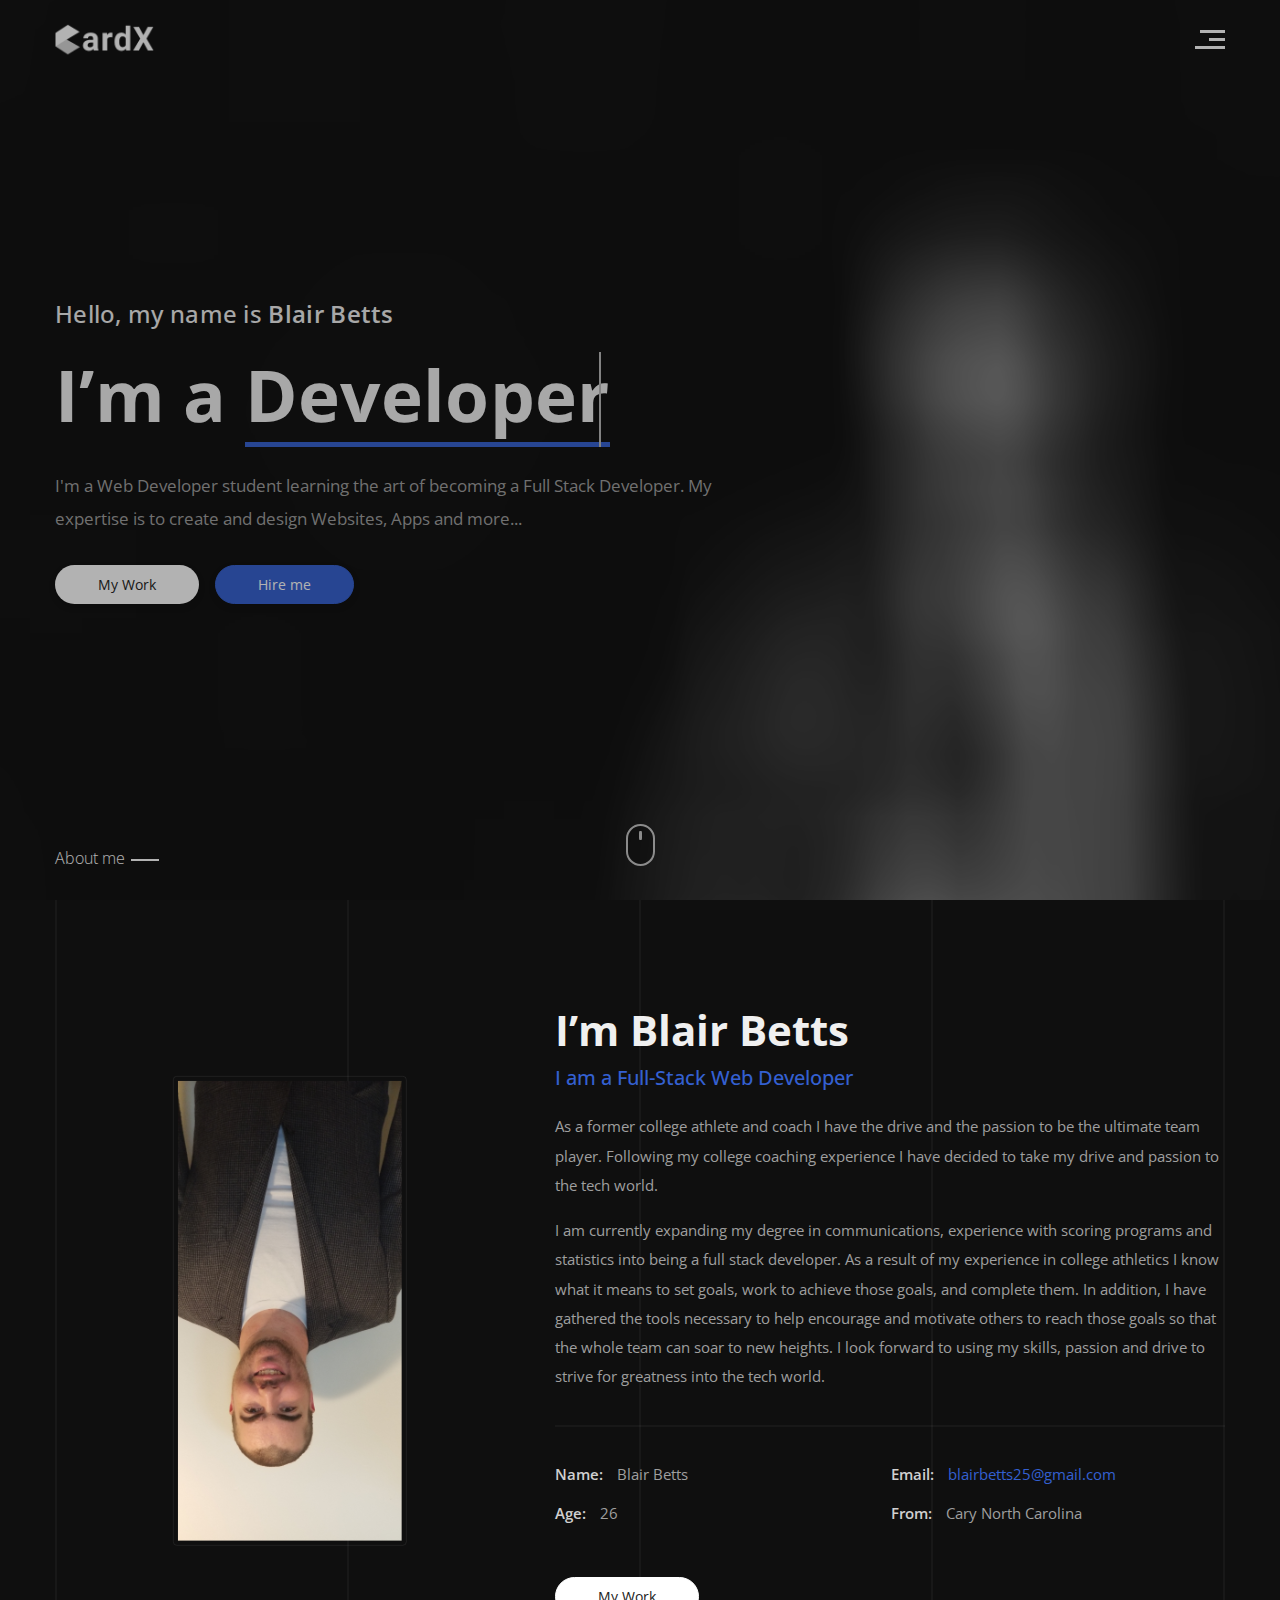
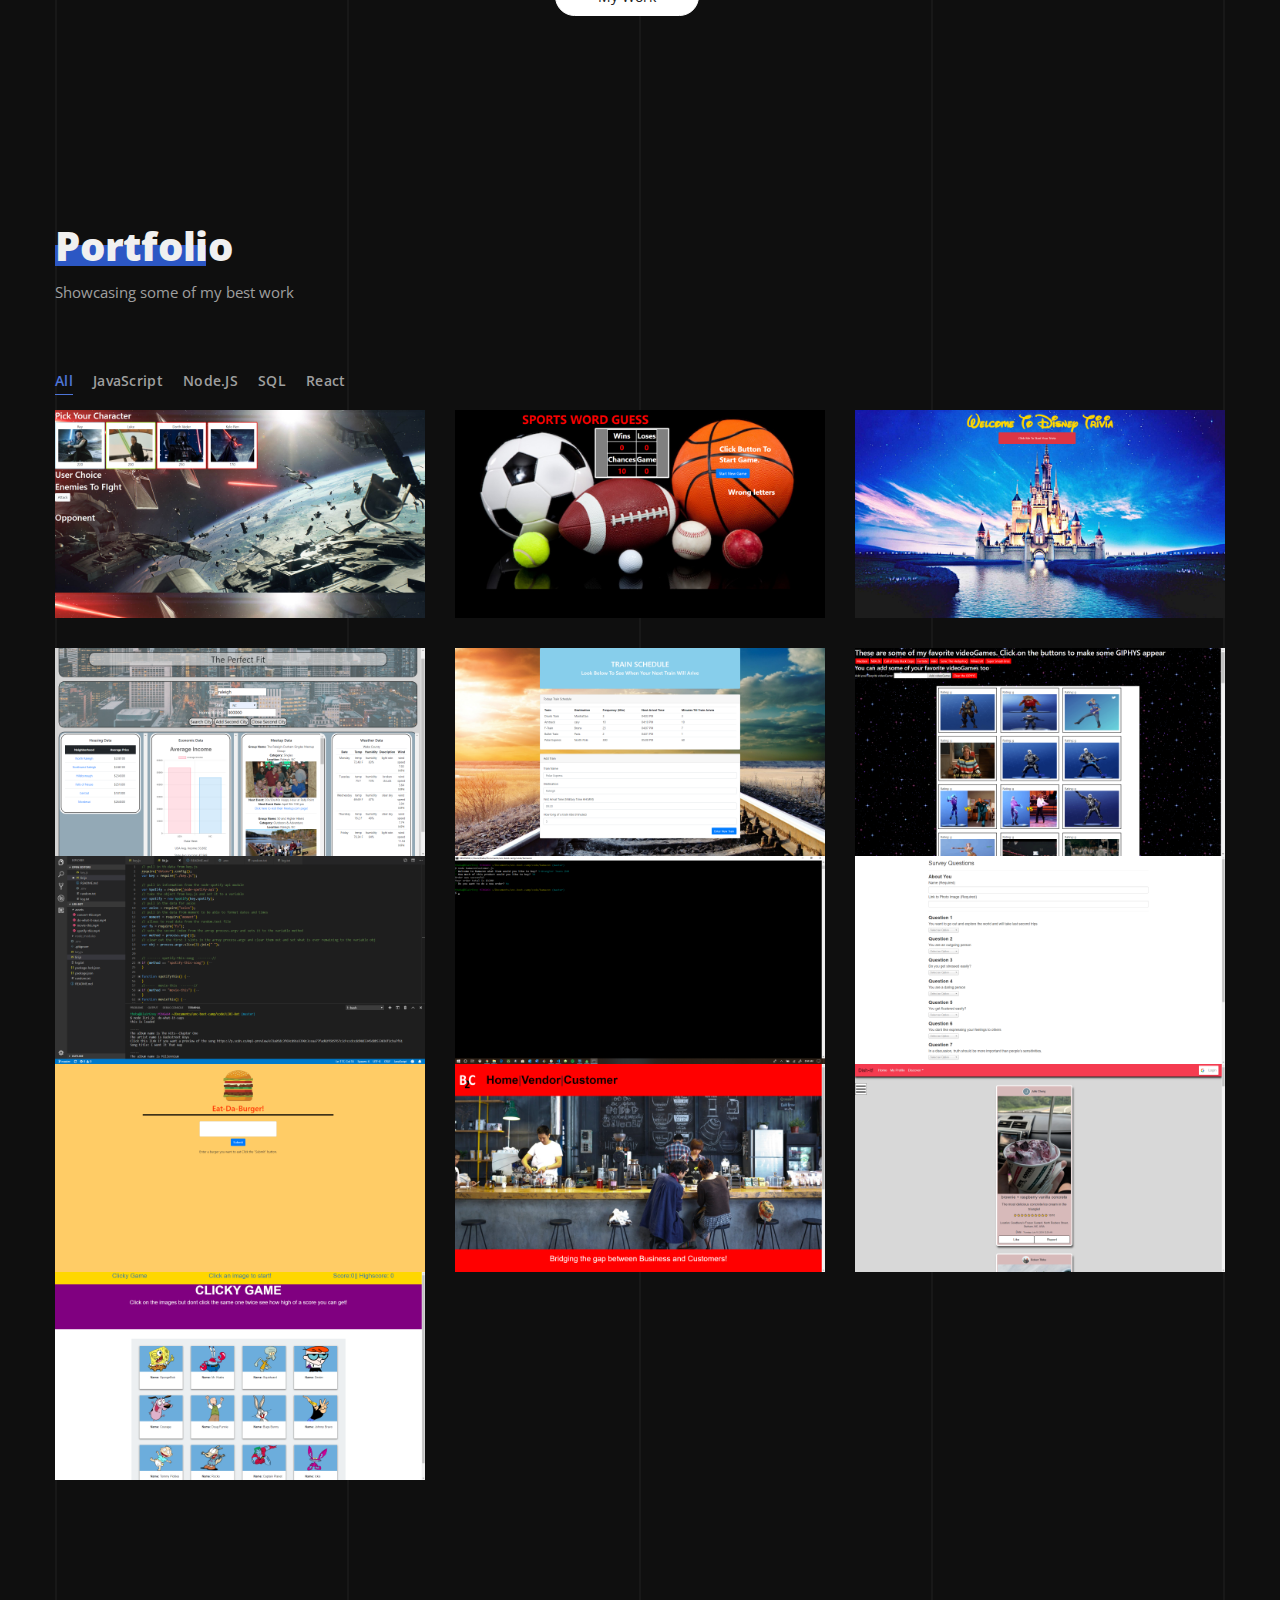
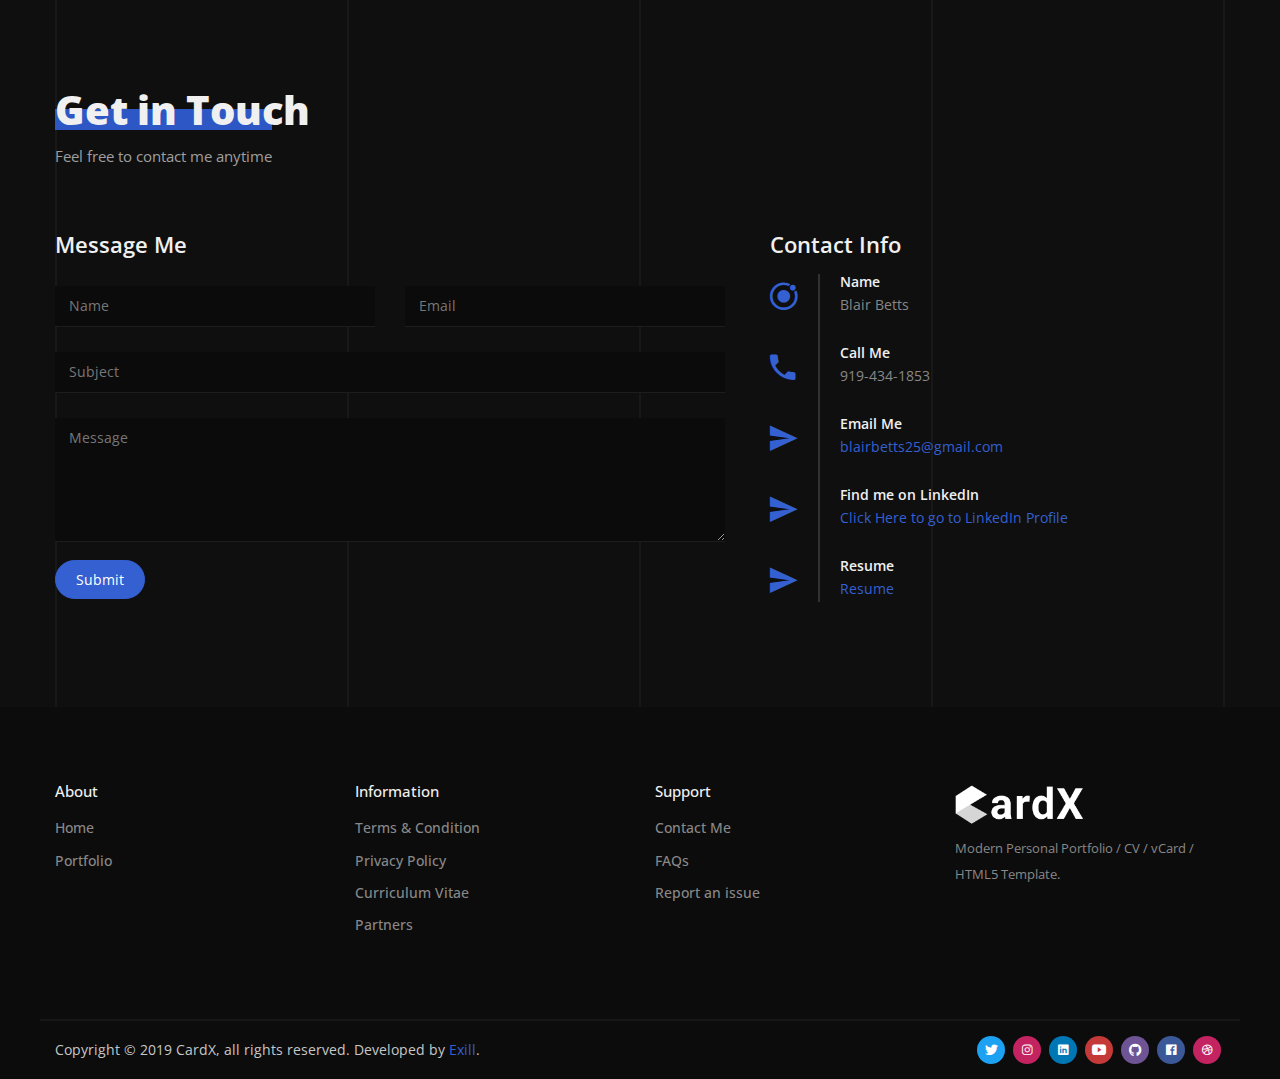
<file: index.html>
<!DOCTYPE html>
<html lang="zxx">

<head>
  <!-- Required meta tags-->
  <meta charset="utf-8">
  <!-- Title-->
  <title>Blair Betts Portfolio</title>
  <!-- Description-->
  <meta name="description" content="Modern Personal Portfolio / CV / vCard / HTML5 Template">
  <meta name="viewport" content="width=device-width, initial-scale=1, shrink-to-fit=no">
  <!-- Favicons-->
  <link rel="apple-touch-icon" sizes="180x180" href="img/favicons/apple-touch-icon.png">
  <link rel="icon" type="image/png" sizes="32x32" href="img/favicons/favicon-32x32.png">
  <link rel="icon" type="image/png" sizes="16x16" href="img/favicons/favicon-16x16.png">
  <!-- Web fonts-->
  <link href="https://fonts.googleapis.com/css?family=Open+Sans:300,300i,400,400i,600,600i,700,700i,800,800i"
    rel="stylesheet">
  <!-- CSS vendors-->
  <link rel="stylesheet" href="css/bootstrap-custom.css">
  <link rel="stylesheet" href="css/ionicons.min.css">
  <link rel="stylesheet" href="css/owl.carousel.min.css">
  <link rel="stylesheet" href="css/owl.theme.default.min.css">
  <!-- Main CSS-->
  <link rel="stylesheet" href="css/main.css">
  <!-- CSS Color scheme-->
  <link id="color-scheme" rel="stylesheet" href="css/colors/main-nightskyblue.css">
  <!-- CSS Theme scheme-->
  <link id="theme-scheme" rel="stylesheet" href="css/themes/main-dark.css">
  <!-- Custom CSS (Add your custom CSS styles to this file)-->
  <link rel="stylesheet" href="css/custom.css">
</head>

<body class="theme-dark">
  <!-- Background lines-->
  <div class="background-lines">
    <div class="container d-flex justify-content-between"><span class="single-line"></span><span
        class="single-line"></span><span class="single-line"></span><span class="single-line"></span><span
        class="single-line"></span></div>
  </div>
  <!-- Preloader-->
  <div class="preloader">
    <div class="preloader-block"><span class="preloader-brand">
        <!-- We use inline SVG instead of PNG to avoid the delay when loading the logo-->
        <svg viewBox="0 0 207.96 61.87">
          <g style="isolation:isolate">
            <g>
              <g>
                <path
                  d="M81.28,59.88a11,11,0,0,1-1-3.32,12.88,12.88,0,0,1-3.78,2.84A12.1,12.1,0,0,1,71,60.57a14.74,14.74,0,0,1-5-.82,12.31,12.31,0,0,1-4-2.29A10.52,10.52,0,0,1,59.34,54a10.34,10.34,0,0,1-1-4.46,11.84,11.84,0,0,1,1.08-5.16,10.09,10.09,0,0,1,3.23-3.83A15.54,15.54,0,0,1,68,38.11a30.08,30.08,0,0,1,7.43-.82h4.41V35.17a6.1,6.1,0,0,0-1.32-4.1,5.18,5.18,0,0,0-4.15-1.54,5.89,5.89,0,0,0-3.91,1.2A4.06,4.06,0,0,0,69.08,34H59.2a9.78,9.78,0,0,1,1.11-4.55,11.39,11.39,0,0,1,3.16-3.76,15.89,15.89,0,0,1,5-2.55,21,21,0,0,1,6.49-.94,20.62,20.62,0,0,1,5.95.82,13.45,13.45,0,0,1,4.72,2.44,11.12,11.12,0,0,1,3.09,4.07,13.64,13.64,0,0,1,1.11,5.69V50.89q0,1.57.1,2.82T90.17,56a11.64,11.64,0,0,0,.44,1.81,10.66,10.66,0,0,0,.65,1.52v.58ZM73.11,53a8.48,8.48,0,0,0,4.27-1.11,6.86,6.86,0,0,0,1.49-1.15,6.23,6.23,0,0,0,1-1.33V43.07H75.81a11.91,11.91,0,0,0-3.38.43,6.57,6.57,0,0,0-2.36,1.2A4.77,4.77,0,0,0,68.7,46.5a5.73,5.73,0,0,0-.44,2.27,4,4,0,0,0,1.3,3A5,5,0,0,0,73.11,53Z"
                  transform="translate(0 -5.49)" fill="#fff" />
                <path
                  d="M120.26,32.16q-.75-.1-1.76-.19t-1.79-.09a9.84,9.84,0,0,0-4.7,1,6,6,0,0,0-2.65,2.82v24.2H99.48v-37h9.33l.27,4.41a11.09,11.09,0,0,1,3.45-3.74,8.5,8.5,0,0,1,4.79-1.35,10.73,10.73,0,0,1,1.66.14,10.26,10.26,0,0,1,1.42.31Z"
                  transform="translate(0 -5.49)" fill="#fff" />
                <path
                  d="M124.92,41.12a28.48,28.48,0,0,1,1-7.69,18.16,18.16,0,0,1,2.82-6,12.77,12.77,0,0,1,4.55-3.86,13.43,13.43,0,0,1,6.15-1.37,11.5,11.5,0,0,1,5,1.06,12.07,12.07,0,0,1,3.88,3V7.38h9.91v52.5h-8.92L148.85,56a12.68,12.68,0,0,1-4.07,3.4,11.6,11.6,0,0,1-5.43,1.21,12.87,12.87,0,0,1-6.1-1.42,13.31,13.31,0,0,1-4.53-3.91,18.2,18.2,0,0,1-2.82-5.93,27.25,27.25,0,0,1-1-7.47Zm9.88.72a22.17,22.17,0,0,0,.38,4.2,10.88,10.88,0,0,0,1.21,3.4,6.4,6.4,0,0,0,2.19,2.29,6.14,6.14,0,0,0,3.3.84,7.21,7.21,0,0,0,4-1,6.92,6.92,0,0,0,2.48-2.84V34.11a6.77,6.77,0,0,0-2.48-2.85,7.17,7.17,0,0,0-3.91-1,6.23,6.23,0,0,0-3.32.84,6.3,6.3,0,0,0-2.2,2.31,11.35,11.35,0,0,0-1.23,3.45,21.92,21.92,0,0,0-.39,4.27Z"
                  transform="translate(0 -5.49)" fill="#fff" />
                <path
                  d="M186.46,27.28l9.33-17.16h11.79L193.09,34.79,208,59.88H196l-9.57-17.43-9.57,17.43H165l14.87-25.09L165.34,10.12h11.79Z"
                  transform="translate(0 -5.49)" fill="#fff" />
                <polygon points="51.56 46.6 23.46 30.92 0 44.97 26.21 61.87 51.56 46.6" fill="#d6d6d6"
                  style="mix-blend-mode:multiply" />
                <polygon points="50.63 14.7 26.35 0 0.2 17.02 0.2 44.97 50.63 14.7" fill="#fff" />
              </g>
            </g>
          </g>
        </svg></span>
      <div class="preloader-icon">
        <div class="progress-line"></div>
      </div>
    </div>
  </div>
  <header>
    <!-- Navbar-->
    <nav class="navbar fixed-top" id="navbar">
      <div class="container"><a class="navbar-brand" data-scroll="" href="#home-area"><img class="img-fluid"
            src="img/img-logo-dark.png" alt="CardX"></a><a class="navbar-btn" href="#overlay-block"><span
            class="btn-line"></span></a></div>
    </nav>
    <!-- Overlay block-->
    <div class="overlay-block" id="overlay-block">
      <div class="f-basis-100">
        <div class="overlay-close" data-modal-close><span class="close-btn"><span class="btn-line"></span></span></div>
      </div>
      <div class="container">
        <ul class="overlay-menu nav flex-column" id="overlay-menu">
          <li class="nav-item"><a class="nav-link" data-scroll="" href="#home-area">Home</a></li>
          <li class="nav-item"><a class="nav-link" data-scroll="" href="#about-area">About</a></li>
          <li class="nav-item"><a class="nav-link" data-scroll="" href="#portfolio-area">Portfolio</a></li>
          <li class="nav-item"><a class="nav-link" data-scroll="" href="#contact-area">Contact</a></li>
        </ul>
      </div>
    </div>
    <!-- Home-->
    <section class="home-area element-cover-bg" id="home-area" style="background-image:url(img/home-dark.png)">
      <div class="container h-100">
        <div class="row h-100 position-relative align-items-center">
          <div class="col-12 col-lg-7 home-content">
            <h5 class="content-greet">Hello, my name is <b>Blair Betts</b></h5>
            <h1 class="content-skills cd-headline clip">I’m a <span class="cd-words-wrapper single-skill"><b
                  class="is-visible">Developer</b><b>Designer</b><b>Leader</b></span></h1>
            <p class="content-description">I'm a Web Developer student learning the art of becoming a Full Stack
              Developer. My expertise
              is to create and design Websites, Apps and more...</p><a class="btn content-work button-main"
              data-scroll="" href="#portfolio-area" role="button">My Work</a><a
              class="btn content-hire button-main button-scheme" data-scroll="" href="#contact-area" role="button">Hire
              me</a>
          </div><a href="#about-area" data-scroll="">
            <div class="home-tip">About me</div>
          </a>
          <div class="home-mouse">
            <div class="mouse-shape">
              <div class="mouse-wheel"></div>
            </div>
          </div>
        </div>
      </div>
    </section>
  </header>
  <!-- About-->
  <section class="single-section about-area" id="about-area">
    <div class="container">
      <div class="row align-items-center">
        <!-- Picture part-->
        <div class="col-12 col-lg-5 about-img"><img class="img-fluid img-thumbnail" id="headshot"
            src="assets/images/headshot.jpg" alt="About Picture"></div>
        <!-- Content part-->
        <div class="col-12 col-lg-7 about-content">
          <div class="content-block">
            <h2 class="content-title">I’m Blair Betts</h2>
            <h6 class="content-role">I am a Full-Stack Web Developer</h6>
            <div class="content-description">
              <p>As a former college athlete and coach I have the drive and the passion to be the
                ultimate team player.
                Following my college coaching experience I have decided to take my drive and passion to the
                tech
                world.</p>
              <p> I am currently expanding my degree in communications, experience with scoring programs and
                statistics
                into being a full stack developer. As a result of my experience in college athletics I know
                what
                it
                means to set goals, work to achieve those goals, and complete them. In addition, I have
                gathered
                the
                tools necessary to help encourage and motivate others to reach those goals so that the whole
                team can
                soar to new heights. I look forward to using my skills, passion and drive to strive for
                greatness into
                the tech world.</p>
            </div>
            <address class="content-info">
              <ul class="list-inline info-list">
                <li class="list-inline-item single-info"><span>Name:</span>
                  <p>Blair Betts</p>
                </li>
                <li class="list-inline-item single-info"><span>Email:</span>
                  <p><a href="mailto:blairbetts25@gmail.com">blairbetts25@gmail.com</a></p>
                </li>
                <li class="list-inline-item single-info"><span>Age:</span>
                  <p>26</p>
                </li>
                <li class="list-inline-item single-info"><span>From:</span>
                  <p>Cary North Carolina</p>
                </li>
              </ul>
            </address><a class="btn content-work button-main" data-scroll="" href="#portfolio-area" role="button">My
              Work</a>
          </div>
        </div>
      </div>
    </div>
  </section>
  <!-- Portfolio-->
  <section class="single-section portfolio-area" id="portfolio-area">
    <div class="container">
      <div class="row">
        <div class="col-12">
          <div class="section-heading">
            <h2 class="section-title">Portfolio</h2>
            <p class="section-description">Showcasing some of my best work</p>
          </div>
        </div>
      </div>
      <div class="row">
        <!-- Filter nav-->
        <div class="col-12">
          <ul class="list-inline filter-control" role="group" aria-label="Filter Control">
            <li class="list-inline-item tab-active" data-group="all">All</li>
            <li class="list-inline-item" data-group="JavaScript">JavaScript</li>
            <li class="list-inline-item" data-group="Node.Js">Node.JS</li>
            <li class="list-inline-item" data-group="SQL">SQL</li>
            <li class="list-inline-item" data-group="React">React</li>
          </ul>
        </div>
      </div>
      <!-- Thumbnail list-->
      <div class="shufflejs row" id="shufflejs">
        <!-- Single item-->
        <div class="single-item col-6 col-lg-4" data-groups="[&quot;JavaScript&quot;]"><a class="portfolio-item"
            href="#item-1">
            <div class="portfolio-wrapper"><img class="img-fluid" alt="Item" src="assets/images/RPG.png">
              <div class="item-content">
                <h6 class="content-title">Unit 4 RPG Game </h6><span class="content-more">More Info</span>
              </div>
            </div>
          </a></div>
        <!-- Single item-->
        <div class="single-item col-6 col-lg-4" data-groups="[&quot;JavaScript&quot;]"><a class="portfolio-item"
            href="#item-2">
            <div class="portfolio-wrapper"><img class="img-fluid" alt="Item" src="assets/images/wordGuessGame.png">
              <div class="item-content">
                <h6 class="content-title">Word Guess</h6><span class="content-more">More Info</span>
              </div>
            </div>
          </a></div>
        <!-- Single item-->
        <div class="single-item col-6 col-lg-4" data-groups="[&quot;JavaScript&quot;]"><a class="portfolio-item"
            href="#item-3">
            <div class="portfolio-wrapper"><img class="img-fluid" alt="Item" src="assets/images/triviaGame.png">
              <div class="item-content">
                <h6 class="content-title">Trivia Game</h6><span class="content-more">More Info</span>
              </div>
            </div>
          </a></div>
        <!-- Single item-->
        <div class="single-item col-6 col-lg-4" data-groups="[&quot;JavaScript&quot;]"><a class="portfolio-item"
            href="#item-4">
            <div class="portfolio-wrapper mb-lg-0"><img class="img-fluid" alt="Item" src="assets/images/project1.png">
              <div class="item-content">
                <h6 class="content-title">Project 1</h6><span class="content-more">More Info</span>
              </div>
            </div>
          </a></div>
        <!-- Single item-->
        <div class="single-item col-6 col-lg-4" data-groups="[&quot;JavaScript&quot;]"><a class="portfolio-item"
            href="#item-5">
            <div class="portfolio-wrapper mb-0"><img class="img-fluid" alt="Item"
                src="assets/images/train-schedule.png">
              <div class="item-content">
                <h6 class="content-title">Train-schedule</h6><span class="content-more">More Info</span>
              </div>
            </div>
          </a></div>
        <!-- Single item-->
        <div class="single-item col-6 col-lg-4" data-groups="[&quot;JavaScript&quot;]"><a class="portfolio-item"
            href="#item-6">
            <div class="portfolio-wrapper mb-0"><img class="img-fluid" alt="Item" src="assets/images/giphy.png">
              <div class="item-content">
                <h6 class="content-title">GIPHY</h6><span class="content-more">More Info</span>
              </div>
            </div>
          </a></div>
        <div class="col-6 col-lg-4 sizer-element"></div>
        <div class="single-item col-6 col-lg-4" data-groups="[&quot;Node.Js&quot;]"><a class="portfolio-item"
            href="#item-7">
            <div class="portfolio-wrapper mb-0"><img class="img-fluid" alt="Item" src="assets/images/liribot.png">
              <div class="item-content">
                <h6 class="content-title">Liri Bot</h6><span class="content-more">More Info</span>
              </div>
            </div>
          </a></div>
        <div class="single-item col-6 col-lg-4" data-groups="[&quot;SQL&quot;]"><a class="portfolio-item"
            href="#item-8">
            <div class="portfolio-wrapper mb-0"><img class="img-fluid" alt="Item" src="assets/images/bamazon.png">
              <div class="item-content">
                <h6 class="content-title">Bamazon</h6><span class="content-more">More Info</span>
              </div>
            </div>
          </a></div>
        <div class="single-item col-6 col-lg-4" data-groups="[&quot;Node.JS&quot;]"><a class="portfolio-item"
            href="#item-9">
            <div class="portfolio-wrapper mb-0"><img class="img-fluid" alt="Item" src="assets/images//friendFinder.png">
              <div class="item-content">
                <h6 class="content-title">Friend Finder</h6><span class="content-more">More Info</span>
              </div>
            </div>
          </a></div>
        <div class="single-item col-6 col-lg-4" data-groups="[&quot;SQL&quot;]"><a class="portfolio-item"
            href="#item-10">
            <div class="portfolio-wrapper mb-0"><img class="img-fluid" alt="Item" src="assets/images/eat-da-burger.png">
              <div class="item-content">
                <h6 class="content-title">Eat Da Burger</h6><span class="content-more">More Info</span>
              </div>
            </div>
          </a></div>
        <div class="single-item col-6 col-lg-4" data-groups="[&quot;SQL&quot;]"><a class="portfolio-item"
            href="#item-11">
            <div class="portfolio-wrapper mb-0"><img class="img-fluid" alt="Item" src="assets/images/B2C (1).png">
              <div class="item-content">
                <h6 class="content-title">B2C</h6><span class="content-more">More Info</span>
              </div>
            </div>
          </a></div>
        <div class="single-item col-6 col-lg-4" data-groups="[&quot;React&quot;]"><a class="portfolio-item"
            href="#item-12">
            <div class="portfolio-wrapper mb-0"><img class="img-fluid" alt="Item" src="assets/images/dishit.png">
              <div class="item-content">
                <h6 class="content-title">Dish-It</h6><span class="content-more">More Info</span>
              </div>
            </div>
          </a></div>
        <div class="single-item col-6 col-lg-4" data-groups="[&quot;React&quot;]"><a class="portfolio-item"
            href="#item-13">
            <div class="portfolio-wrapper mb-0"><img class="img-fluid" alt="Item" src="assets/images/clicky.png">
              <div class="item-content">
                <h6 class="content-title">Clicky Game</h6><span class="content-more">More Info</span>
              </div>
            </div>
          </a></div>
      </div>
    </div>
    <!-- Single lightbox-->
    <div class="lightbox-wrapper" id="item-1">
      <div class="f-basis-100">
        <div class="lightbox-close" data-modal-close><span class="close-btn"><span class="btn-line"></span></span></div>
      </div>
      <div class="container">
        <div class="row">
          <div class="col-12 col-lg-5">
            <div class="lightbox-gallery owl-carousel owl-theme"><img class="img-fluid item-img" alt="Item"
                src="assets/images/RPG.png"></div>
          </div>
          <div class="col-12 col-lg-7">
            <div class="lightbox-content">
              <h3 class="content-title">Star Wars RPG Game</h3>
              <div class="content-description">
                <p>Choose your Star Wars character as you duel it out to see who is the best Jedi or Sith.</p>
                <p>Start by selecting your character.
                  Select who your are going to battle. Then let the battle comense! You can enhance this epic battle
                  with some epic battle music.
                  Do you have what it takes to be the last one standing?
                  For behind the scenes on how this game works click the web design button below.
                </p>
              </div>
              <ul class="list-inline content-info">
                <li class="list-inline-item single-info"><span>Categories:</span>
                  <p><a href="https://github.com/blairbetts25/unit-4-game" target="_blank">Web Design</a></p>
                </li>
                <li class="list-inline-item single-info"><span>Date:</span>
                  <p>12 May, 2019</p>
                </li>
                <li class="list-inline-item single-info"><span>Technologies:</span>
                  <p>HTML5, SCSS, JS, jQuery</p>
                </li>
              </ul><a class="btn content-btn button-main button-scheme"
                href="https://blairbetts25.github.io/unit-4-game/" target="_blank" role="button">Visit Project</a>
            </div>
          </div>
        </div>
      </div>
    </div>
    <!-- Single lightbox-->
    <div class="lightbox-wrapper" id="item-2">
      <div class="f-basis-100">
        <div class="lightbox-close" data-modal-close><span class="close-btn"><span class="btn-line"></span></span></div>
      </div>
      <div class="container">
        <div class="row">
          <div class="col-12 col-lg-5">
            <div class="lightbox-gallery owl-carousel owl-theme"><img class="img-fluid item-img" alt="Item"
                src="assets/images/wordGuessGame.png"></div>
          </div>
          <div class="col-12 col-lg-7">
            <div class="lightbox-content">
              <h3 class="content-title">Hangman</h3>
              <div class="content-description">
                <p>Welcome to this sports edition of Hangman</p>
                <p>How well do you know your sports? Test your skills with this sports edition of hangman. The
                  categories range accross baseball, basketball, football, hockey, and even golf. Can you figure out the
                  word before all your guesses are up?
                  Have any good words or wants to see how this game works click the web design button below.
                </p>
              </div>
              <ul class="list-inline content-info">
                <li class="list-inline-item single-info"><span>Categories:</span>
                  <p><a href="https://github.com/blairbetts25/WordGuessGame" target="_blank">Web Design</a></p>
                </li>
                </li>
                <li class="list-inline-item single-info"><span>Date:</span>
                  <p>12 May, 2019</p>
                </li>
                <li class="list-inline-item single-info"><span>Technologies:</span>
                  <p>HTML5, SCSS, JS</p>
                </li>
              </ul><a class="btn content-btn button-main button-scheme"
                href="https://blairbetts25.github.io/WordGuessGame/" target="_blank" role="button">Visit Project</a>
            </div>
          </div>
        </div>
      </div>
    </div>
    <!-- Single lightbox-->
    <div class="lightbox-wrapper" id="item-3">
      <div class="f-basis-100">
        <div class="lightbox-close" data-modal-close><span class="close-btn"><span class="btn-line"></span></span></div>
      </div>
      <div class="container">
        <div class="row">
          <div class="col-12 col-lg-5">
            <div class="lightbox-gallery owl-carousel owl-theme"><img class="img-fluid item-img" alt="Item"
                src="assets/images/triviaGame.png"></div>
          </div>
          <div class="col-12 col-lg-7">
            <div class="lightbox-content">
              <h3 class="content-title">Disney Trivia</h3>
              <div class="content-description">
                <p>Hi boys and girls welcome to world of Disney. How well do you know your Disney Trivia?</p>
                <p>Start this Disney trivia and see how many questions you can get right. Take this multiple choice quiz
                  and see how well you know the parks as well as the movies.
                  See how this game was made by hitting the web desgin button below.
                </p>
              </div>
              <ul class="list-inline content-info">
                <li class="list-inline-item single-info"><span>Categories:</span>
                  <p><a href="https://github.com/blairbetts25/TriviaGame" target="_blank">Web Design</a></p>
                </li>
                </li>
                <li class="list-inline-item single-info"><span>Date:</span>
                  <p>12 May, 2019</p>
                </li>
                <li class="list-inline-item single-info"><span>Technologies:</span>
                  <p>HTML5, SCSS, JS</p>
                </li>
              </ul><a class="btn content-btn button-main button-scheme"
                href="https://blairbetts25.github.io/TriviaGame/" target="_blank" role="button">Visit Project</a>
            </div>
          </div>
        </div>
      </div>
    </div>
    <!-- Single lightbox-->
    <div class="lightbox-wrapper" id="item-4">
      <div class="f-basis-100">
        <div class="lightbox-close" data-modal-close><span class="close-btn"><span class="btn-line"></span></span></div>
      </div>
      <div class="container">
        <div class="row">
          <div class="col-12 col-lg-5">
            <div class="lightbox-gallery owl-carousel owl-theme"><img class="img-fluid item-img" alt="Item"
                src="assets/images/project1.png"></div>
          </div>
          <div class="col-12 col-lg-7">
            <div class="lightbox-content">
              <h3 class="content-title">Perfect Fit</h3>
              <div class="content-description">
                <p>Are you looking for your next place to live?</p>
                <p>Enter in what city you want to search and get information about the housing market, economic status,
                  fun activities to do as well as what the weather is like in your new Perfect Fit home. Not sure which
                  one to pick click the compare button to see multiple cities or compare a city you're currently living
                  in to one that you want to live in.
                  Want to see the magic behind finding your Perfect Fit? Click the web desgin button below.
                </p>
              </div>
              <ul class="list-inline content-info">
                <li class="list-inline-item single-info"><span>Categories:</span>
                  <p><a href="https://github.com/blairbetts25/Brass-Monkey-Group-Project" target="_blank">Web Design</a>
                  </p>
                </li>
                </li>
                <li class="list-inline-item single-info"><span>Date:</span>
                  <p>12 May, 2019</p>
                </li>
                <li class="list-inline-item single-info"><span>Technologies:</span>
                  <p>HTML5, SCSS, JS</p>
                </li>
              </ul><a class="btn content-btn button-main button-scheme"
                href="https://blairbetts25.github.io/Brass-Monkey-Group-Project/" target="_blank" role="button">Visit
                Project</a>
            </div>
          </div>
        </div>
      </div>
    </div>
    <!-- Single lightbox-->
    <div class="lightbox-wrapper" id="item-5">
      <div class="f-basis-100">
        <div class="lightbox-close" data-modal-close><span class="close-btn"><span class="btn-line"></span></span></div>
      </div>
      <div class="container">
        <div class="row">
          <div class="col-12 col-lg-5">
            <div class="lightbox-gallery owl-carousel owl-theme"><img class="img-fluid item-img" alt="Item"
                src="assets/images/train-schedule.png"></div>
          </div>
          <div class="col-12 col-lg-7">
            <div class="lightbox-content">
              <h3 class="content-title">All Aboard</h3>
              <div class="content-description">
                <p>Ever want to create you're own train schedule?</p>
                <p>Enter in what train name is, where it goes, what time is the first stop, as well as how often does it
                  come. See your train appear and let you know when the next stop is.
                  Want to see how this whole schedule works? Click the web desgin button below.
                </p>
              </div>
              <ul class="list-inline content-info">
                <li class="list-inline-item single-info"><span>Categories:</span>
                  <p><a href="https://github.com/blairbetts25/Train-Schedule" target="_blank">Web Design</a></p>
                </li>
                </li>
                <li class="list-inline-item single-info"><span>Date:</span>
                  <p>12 May, 2019</p>
                </li>
                <li class="list-inline-item single-info"><span>Technologies:</span>
                  <p>HTML5, SCSS, JS</p>
                </li>
              </ul><a class="btn content-btn button-main button-scheme"
                href="https://blairbetts25.github.io/Train-Schedule/" target="_blank" role="button">Visit Project</a>
            </div>
          </div>
        </div>
      </div>
    </div>
    <!-- Single lightbox-->
    <div class="lightbox-wrapper" id="item-6">
      <div class="f-basis-100">
        <div class="lightbox-close" data-modal-close><span class="close-btn"><span class="btn-line"></span></span></div>
      </div>
      <div class="container">
        <div class="row">
          <div class="col-12 col-lg-5">
            <div class="lightbox-gallery owl-carousel owl-theme"><img class="img-fluid item-img" alt="Item"
                src="assets/images/giphy.png"></div>
          </div>
          <div class="col-12 col-lg-7">
            <div class="lightbox-content">
              <h3 class="content-title">GIPHY</h3>
              <div class="content-description">
                <p>Want to see funny videos of your favorite topics?</p>
                <p>Enter in your favorite video game or any topic you wish to search and watch the giphys appear.
                  Click on the giphy to let it play. If you want it stop just click the giphy again and it will stop.
                  Don't see a topic you want to search type it in and add a button so that you can search for it.
                  Want to see how this works click the web design button below.
                </p>
              </div>
              <ul class="list-inline content-info">
                <li class="list-inline-item single-info"><span>Categories:</span>
                  <p><a href="https://github.com/blairbetts25/GIPHY" target="_blank">Web Design</a></p>
                </li>
                </li>
                <li class="list-inline-item single-info"><span>Date:</span>
                  <p>12 May, 2019</p>
                </li>
                <li class="list-inline-item single-info"><span>Technologies:</span>
                  <p>HTML5, SCSS, JS</p>
                </li>
              </ul><a class="btn content-btn button-main button-scheme" href="https://blairbetts25.github.io/GIPHY/"
                target="_blank" role="button">Visit Project</a>
            </div>
          </div>
        </div>
      </div>
    </div>
    <div class="lightbox-wrapper" id="item-7">
      <div class="f-basis-100">
        <div class="lightbox-close" data-modal-close><span class="close-btn"><span class="btn-line"></span></span>
        </div>
      </div>
      <div class="container">
        <div class="row">
          <div class="col-12 col-lg-5">
            <div class="lightbox-gallery owl-carousel owl-theme"><img class="img-fluid item-img" alt="Item"
                src="assets/images/liribot.png"></div>
          </div>
          <div class="col-12 col-lg-7">
            <div class="lightbox-content">
              <h3 class="content-title">Liri Bot</h3>
              <div class="content-description">
                <p>In this app you will need to have node.js to be able to see what happens.
                  You will need to type in node then liri.js first into the terminal
                  Then after you type this you will have one of four commands you can type in.

                  Spotify-this-song
                  concert-this
                  movie-this
                  do-what-it-says

                  For spotify-this-song you can type any of you favorite songs in and see what album it was on, who
                  wrote the song as well as a preview of the song.

                  video :[Spotify-this-song] ("https://www.youtube.com/watch?v=CM_YjNoXhVY")

                  For concert-this type in any of your favorite musical artist and see when and where they are playing
                  next in concert.

                  video :[concert-this] ("https://www.youtube.com/watch?v=JNwPazXY7io")

                  For movie-this type in your favorite movie and see all kinds of information about it.

                  video : [movie-this] ("https://www.youtube.com/watch?v=xwDFQaIJREc")

                  For do-what-it-says it will read the file random.txt and display what ever the file tells it to do.
                  If you want to add a file please look at the previous example and copy the format.

                  video : [do-what-it-says] ("https://www.youtube.com/watch?v=APbKeKL5gFU")
                </p>
              </div>
              <ul class="list-inline content-info">
                <li class="list-inline-item single-info"><span>Categories:</span>
                  <p><a href="https://github.com/blairbetts25/LIRI-Bot" target="_blank">Web Design</a></p>
                </li>
                </li>
                <li class="list-inline-item single-info"><span>Date:</span>
                  <p>12 May, 2019</p>
                </li>
                <li class="list-inline-item single-info"><span>Technologies:</span>
                  <p>HTML5, SCSS, JS</p>
                </li>
              </ul><a class="btn content-btn button-main button-scheme" href="https://blairbetts25.github.io/LIRI-Bot/"
                target="_blank" role="button">Visit Project</a>
            </div>
          </div>
        </div>
      </div>
    </div>
    <div class="lightbox-wrapper" id="item-8">
      <div class="f-basis-100">
        <div class="lightbox-close" data-modal-close><span class="close-btn"><span class="btn-line"></span></span>
        </div>
      </div>
      <div class="container">
        <div class="row">
          <div class="col-12 col-lg-5">
            <div class="lightbox-gallery owl-carousel owl-theme"><img class="img-fluid item-img" alt="Item"
                src="assets/images/bamazon.png"><img class="img-fluid item-img" alt="Item"
                src="assets/images/bamazon2.png"><img class="img-fluid item-img" alt="Item"
                src="assets/images/bamazon3 (1).png"><img class="img-fluid item-img" alt="Item"
                src="assets/images/bamazon4.png"><img class="img-fluid item-img" alt="Item"
                src="assets/images/bamazon5.png"></div>
          </div>
          <div class="col-12 col-lg-7">
            <div class="lightbox-content">
              <h3 class="content-title">Bamazon</h3>
              <div class="content-description">
                <p>For this node.js app to start you will need to type into the terminal node and the either
                  bamazonCustomer.js or bamazonManager.js.
                  Once you have done that all you need to do to is follow the commands that appear in the terminal to
                  search around bamazon to find all of the products they have to offer.
                </p>
              </div>
              <ul class="list-inline content-info">
                <li class="list-inline-item single-info"><span>Categories:</span>
                  <p><a href="https://github.com/blairbetts25/bamazon" target="_blank">Web Design</a></p>
                </li>
                </li>
                <li class="list-inline-item single-info"><span>Date:</span>
                  <p>12 May, 2019</p>
                </li>
                <li class="list-inline-item single-info"><span>Technologies:</span>
                  <p>HTML5, SCSS, JS, Node.js, SQL</p>
                </li>
              </ul><a class="btn content-btn button-main button-scheme" href="https://github.com/blairbetts25/bamazon"
                target="_blank" role="button">Visit Project</a>
            </div>
          </div>
        </div>
      </div>
    </div>
    <div class="lightbox-wrapper" id="item-9">
      <div class="f-basis-100">
        <div class="lightbox-close" data-modal-close><span class="close-btn"><span class="btn-line"></span></span>
        </div>
      </div>
      <div class="container">
        <div class="row">
          <div class="col-12 col-lg-5">
            <div class="lightbox-gallery owl-carousel owl-theme"><img class="img-fluid item-img" alt="Item"
                src="assets/images/friendFinder.png"></div>
          </div>
          <div class="col-12 col-lg-7">
            <div class="lightbox-content">
              <h3 class="content-title">Friend Finder</h3>
              <div class="content-description">
                <p>In this app you get to find out which of our lucky members of our Frined Finder app will become your
                  next best friend. Follow the instructions and take the survery and find out who your next best friend
                  will be.
                </p>
              </div>
              <ul class="list-inline content-info">
                <li class="list-inline-item single-info"><span>Categories:</span>
                  <p><a href="https://github.com/blairbetts25/friend-finder" target="_blank">Web Design</a></p>
                </li>
                </li>
                <li class="list-inline-item single-info"><span>Date:</span>
                  <p>12 May, 2019</p>
                </li>
                <li class="list-inline-item single-info"><span>Technologies:</span>
                  <p>HTML5, SCSS, JS, Node.js</p>
                </li>
              </ul><a class="btn content-btn button-main button-scheme"
                href="https://gentle-bastion-31279.herokuapp.com" target="_blank" role="button">Visit Project</a>
            </div>
          </div>
        </div>
      </div>
    </div>
    <div class="lightbox-wrapper" id="item-10">
      <div class="f-basis-100">
        <div class="lightbox-close" data-modal-close><span class="close-btn"><span class="btn-line"></span></span>
        </div>
      </div>
      <div class="container">
        <div class="row">
          <div class="col-12 col-lg-5">
            <div class="lightbox-gallery owl-carousel owl-theme"><img class="img-fluid item-img" alt="Item"
                src="assets/images/eat-da-burger.png"><img class="img-fluid item-img" alt="Item"
                src="assets/images/eat-da-burger2.png"><img class="img-fluid item-img" alt="Item"
                src="assets/images/eat-da-burger3.png"></div>
          </div>
          <div class="col-12 col-lg-7">
            <div class="lightbox-content">
              <h3 class="content-title">Eat Da Burger</h3>
              <div class="content-description">
                <p>Have you ever wanted to make your own custom burger and the devour it right on the spot.....
                  virtually. Well in this app you can. Simply type in what ever burger you desire in the text box and
                  the see it appear just waiting to devour it. Create as many or as few burgers as you want.
                </p>
              </div>
              <ul class="list-inline content-info">
                <li class="list-inline-item single-info"><span>Categories:</span>
                  <p><a href="https://github.com/blairbetts25/Eat-Da-Burger" target="_blank">Web Design</a></p>
                </li>
                </li>
                <li class="list-inline-item single-info"><span>Date:</span>
                  <p>12 May, 2019</p>
                </li>
                <li class="list-inline-item single-info"><span>Technologies:</span>
                  <p>HTML5, SCSS, JS, Node.js, SQL</p>
                </li>
              </ul><a class="btn content-btn button-main button-scheme"
                href="https://morning-bastion-57245.herokuapp.com" target="_blank" role="button">Visit Project</a>
            </div>
          </div>
        </div>
      </div>
    </div>

    <div class="lightbox-wrapper" id="item-11">
      <div class="f-basis-100">
        <div class="lightbox-close" data-modal-close><span class="close-btn"><span class="btn-line"></span></span>
        </div>
      </div>
      <div class="container">
        <div class="row">
          <div class="col-12 col-lg-5">
            <div class="lightbox-gallery owl-carousel owl-theme"><img class="img-fluid item-img" alt="Item"
                src="assets/images/B2C (1).png"><img class="img-fluid item-img" alt="Item"
                src="assets/images/B2C (2).png"><img class="img-fluid item-img" alt="Item"
                src="assets/images/B2C (3).png"><img class="img-fluid item-img" alt="Item"
                src="assets/images/B2C (4).png"><img class="img-fluid item-img" alt="Item"
                src="assets/images/B2C (5).png"></div>
          </div>
          <div class="col-12 col-lg-7">
            <div class="lightbox-content">
              <h3 class="content-title">B2C</h3>
              <div class="content-description">
                <p>Welcome to B2C bridging the gap between buisness and customers. There are two sides to this app. From
                  the customer side you can login and check in to your favorite restaurants and see where you enjoy
                  eating the most. From the business side you can see which customers have checked in the most as well
                  as which one has been most recently. This is the next step in getting repeat service to all
                  restaurants every where.
                  (This app is still a work in progress more technoligies to come)
                </p>
              </div>
              <ul class="list-inline content-info">
                <li class="list-inline-item single-info"><span>Categories:</span>
                  <p><a href="https://github.com/blairbetts25/project-2" target="_blank">Web Design</a></p>
                </li>
                </li>
                <li class="list-inline-item single-info"><span>Date:</span>
                  <p>12 May, 2019</p>
                </li>
                <li class="list-inline-item single-info"><span>Technologies:</span>
                  <p>HTML5, SCSS, JS, Node.js, SQL, Vue.JS</p>
                </li>
              </ul><a class="btn content-btn button-main button-scheme" href="https://warm-oasis-26556.herokuapp.com/"
                target="_blank" role="button">Visit Project</a>
            </div>
          </div>
        </div>
      </div>
    </div>
    <div class="lightbox-wrapper" id="item-12">
      <div class="f-basis-100">
        <div class="lightbox-close" data-modal-close><span class="close-btn"><span class="btn-line"></span></span>
        </div>
      </div>
      <div class="container">
        <div class="row">
          <div class="col-12 col-lg-5">
            <div class="lightbox-gallery owl-carousel owl-theme">
              <img class="img-fluid item-img" alt="Item" src="assets/images/dishit.png">
              <img class="img-fluid item-img" alt="Item" src="assets/images/dishit2.png">
              <img class="img-fluid item-img" alt="Item" src="assets/images/dishit3.png">
              <img class="img-fluid item-img" alt="Item" src="assets/images/dishit4.png">
            </div>
          </div>
          <div class="col-12 col-lg-7">
            <div class="lightbox-content">
              <h3 class="content-title">Dish-It</h3>
              <div class="content-description">
                <p>Dish-It the app that you search to see what you want to eat. Scroll through every option to see what
                  users have said about different dishes from different restaurants. Gone out recently? Make a post
                  yourself! Let others know what you though about what you just ate. (More technoligies to come)
                </p>
              </div>
              <ul class="list-inline content-info">
                <li class="list-inline-item single-info"><span>Categories:</span>
                  <p><a href="https://github.com/blairbetts25/project-3" target="_blank">Web Design</a></p>
                </li>
                </li>
                <li class="list-inline-item single-info"><span>Date:</span>
                  <p>17, July 2019</p>
                </li>
                <li class="list-inline-item single-info"><span>Technologies:</span>
                  <p>HTML5, SCSS, JS, Node.js, React, Mongo</p>
                </li>
              </ul><a class="btn content-btn button-main button-scheme" href="https://warm-oasis-26556.herokuapp.com/"
                target="_blank" role="button">Visit Project</a>
            </div>
          </div>
        </div>
      </div>
    </div>
    <div class="lightbox-wrapper" id="item-13">
      <div class="f-basis-100">
        <div class="lightbox-close" data-modal-close><span class="close-btn"><span class="btn-line"></span></span>
        </div>
      </div>
      <div class="container">
        <div class="row">
          <div class="col-12 col-lg-5">
            <div class="lightbox-gallery owl-carousel owl-theme">
              <img class="img-fluid item-img" alt="Item" src="assets/images/clicky.png">
              <img class="img-fluid item-img" alt="Item" src="assets/images/clicky (1).png">
              <img class="img-fluid item-img" alt="Item" src="assets/images/clciky (2).png">
              <img class="img-fluid item-img" alt="Item" src="assets/images/clicky(3).png">
            </div>
          </div>
          <div class="col-12 col-lg-7">
            <div class="lightbox-content">
              <h3 class="content-title">Clicky Game</h3>
              <div class="content-description">
                <p>How good is your memory? Can you click on all of the images without clicking one twice? See how high
                  of a score you can get!
                </p>
              </div>
              <ul class="list-inline content-info">
                <li class="list-inline-item single-info"><span>Categories:</span>
                  <p><a href="https://github.com/blairbetts25/clicky-game2" target="_blank">Web Design</a></p>
                </li>
                </li>
                <li class="list-inline-item single-info"><span>Date:</span>
                  <p>26, June 2019</p>
                </li>
                <li class="list-inline-item single-info"><span>Technologies:</span>
                  <p>HTML5, SCSS, JS, Node.js, React</p>
                </li>
              </ul><a class="btn content-btn button-main button-scheme" href="https://vast-crag-62807.herokuapp.com/"
                target="_blank" role="button">Visit Project</a>
            </div>
          </div>
        </div>
      </div>
    </div>

    </div>
    </div>
    </div>
  </section>
  <!-- Contact-->
  <section class="single-section contact-area" id="contact-area">
    <div class="container">
      <div class="row">
        <div class="col-12">
          <div class="section-heading">
            <h2 class="section-title">Get in Touch</h2>
            <p class="section-description">Feel free to contact me anytime</p>
          </div>
        </div>
      </div>
      <div class="row">
        <!-- Contact form-->
        <div class="col-12 col-lg-7">
          <form class="contact-form" id="contact-form" method="post" action="php/contact.php">
            <h4 class="form-title">Message Me</h4>
            <div class="row">
              <div class="col-12 col-md-6 form-group"><input class="form-control" id="contact-name" type="text"
                  name="name" placeholder="Name" required=""></div>
              <div class="col-12 col-md-6 form-group"><input class="form-control" id="contact-email" type="email"
                  name="email" placeholder="Email" required=""></div>
              <div class="col-12 form-group"><input class="form-control" id="contact-subject" type="text" name="subject"
                  placeholder="Subject" required=""></div>
              <div class="col-12 form-group form-message"><textarea class="form-control" id="contact-message"
                  name="message" placeholder="Message" rows="5" required=""></textarea></div>
              <div class="col-12 form-submit"><button class="btn button-main button-scheme" id="contact-submit"
                  type="submit">Submit</button>
                <p class="contact-error">Oops! Something went wrong. Please try again.</p>
              </div>
            </div>
          </form>
        </div>
        <!-- Contact info-->
        <div class="col-12 col-lg-5">
          <div class="contact-info">
            <h4 class="info-title">Contact Info</h4>
            <ul class="list-unstyled list-info">
              <li>
                <div class="media align-items-center"><span class="info-icon"><i class="icon ion-logo-ionic"></i></span>
                  <div class="media-body info-details">
                    <h6 class="info-type">Name</h6><span class="info-value">Blair Betts</span>
                  </div>
                </div>
              </li>
              <li>
                <div class="media align-items-center"><span class="info-icon"><i class="icon ion-md-call"></i></span>
                  <div class="media-body info-details">
                    <h6 class="info-type">Call Me</h6><span class="info-value">919-434-1853</span>
                  </div>
                </div>
              </li>
              <li>
                <div class="media align-items-center"><span class="info-icon"><i class="icon ion-md-send"></i></span>
                  <div class="media-body info-details">
                    <h6 class="info-type">Email Me</h6><span class="info-value"><a
                        href="mailto:blairbetts25@gmail.com">blairbetts25@gmail.com</a></span>
                  </div>
                </div>
              </li>
              <li>
                <div class="media align-items-center"><span class="info-icon"><i class="icon ion-md-send"></i></span>
                  <div class="media-body info-details">
                    <h6 class="info-type">Find me on LinkedIn</h6><span class="info-value"><a
                        href="https://www.linkedin.com/in/blair-betts-a53556b5/" target="_blank">Click Here to go to
                        LinkedIn
                        Profile</a></span>
                  </div>
              </li>
              <li>
                <div class="media align-items-center"><span class="info-icon"><i class="icon ion-md-send"></i></span>
                  <div class="media-body info-details">
                    <h6 class="info-type">Resume</h6><span class="info-value"><a href="assets/resume .pdf"
                        target="_blank">Resume</a></span>
                  </div>
                </div>
              </li>
            </ul>
          </div>
        </div>
      </div>
    </div>
  </section>
  <!-- Footer-->
  <footer class="footer-area single-section">
    <div class="container">
      <!-- Main footer-->
      <div class="row main-footer">
        <div class="col-12 col-md-3">
          <h5 class="column-title">About</h5>
          <ul class="list-unstyled column-content">
            <li><a data-scroll="" href="#home-area">Home</a></li>
            <li><a data-scroll="" href="#portfolio-area">Portfolio</a></li>
          </ul>
        </div>
        <div class="col-12 col-md-3">
          <h5 class="column-title">Information</h5>
          <ul class="list-unstyled column-content">
            <li><a href="#0">Terms & Condition</a></li>
            <li><a href="#0">Privacy Policy</a></li>
            <li><a href="#0">Curriculum Vitae</a></li>
            <li><a href="#0">Partners</a></li>
          </ul>
        </div>
        <div class="col-12 col-md-3">
          <h5 class="column-title">Support</h5>
          <ul class="list-unstyled column-content">
            <li><a data-scroll="" href="#contact-area">Contact Me</a></li>
            <li><a href="#0">FAQs</a></li>
            <li><a href="#0">Report an issue</a></li>
          </ul>
        </div>
        <div class="col-12 col-md-3 logo-wrapper"><img class="img-fluid brand-logo" src="img/img-logo-dark.png"
            alt="CardX">
          <p class="brand-description">Modern Personal Portfolio / CV / vCard / HTML5 Template.</p>
        </div>
      </div>
      <!-- Mini footer-->
      <div class="mini-footer">
        <p class="copyright-notice">Copyright © 2019 CardX, all rights reserved. Developed by <a
            href="https://themeforest.net/user/exill" target="_blank">Exill</a>.</p>
        <div class="social-medias"><a class="twitter" href="#0"><i class="icon ion-logo-twitter"></i></a><a
            class="instagram" href="#0"><i class="icon ion-logo-instagram"></i></a><a class="linkedin" href="#0"><i
              class="icon ion-logo-linkedin"></i></a><a class="youtube" href="#0"><i
              class="icon ion-logo-youtube"></i></a><a class="github" href="#0"><i
              class="icon ion-logo-github"></i></a><a class="facebook" href="#0"><i
              class="icon ion-logo-facebook"></i></a><a class="dribbble" href="#0"><i
              class="icon ion-logo-dribbble"></i></a></div>
      </div>
    </div>
  </footer>
  <!-- Scripts-->
  <script src="js/jquery.min.js"></script>
  <script src="js/bootstrap.bundle.min.js"></script>
  <script
    src="https://cdn.polyfill.io/v2/polyfill.min.js?features=Set,Array.from,Object.assign,Array.prototype.find,Array.prototype.includes"></script>
  <script src="js/shuffle.min.js"></script>
  <script src="js/animatedModal.js"></script>
  <script src="js/owl.carousel.min.js"></script>
  <script src="js/main.js"></script>
  <!-- Custom JS (Add your custom JS scripts to this file)-->
  <script src="js/custom.js"></script>
</body>

</html>
</file>
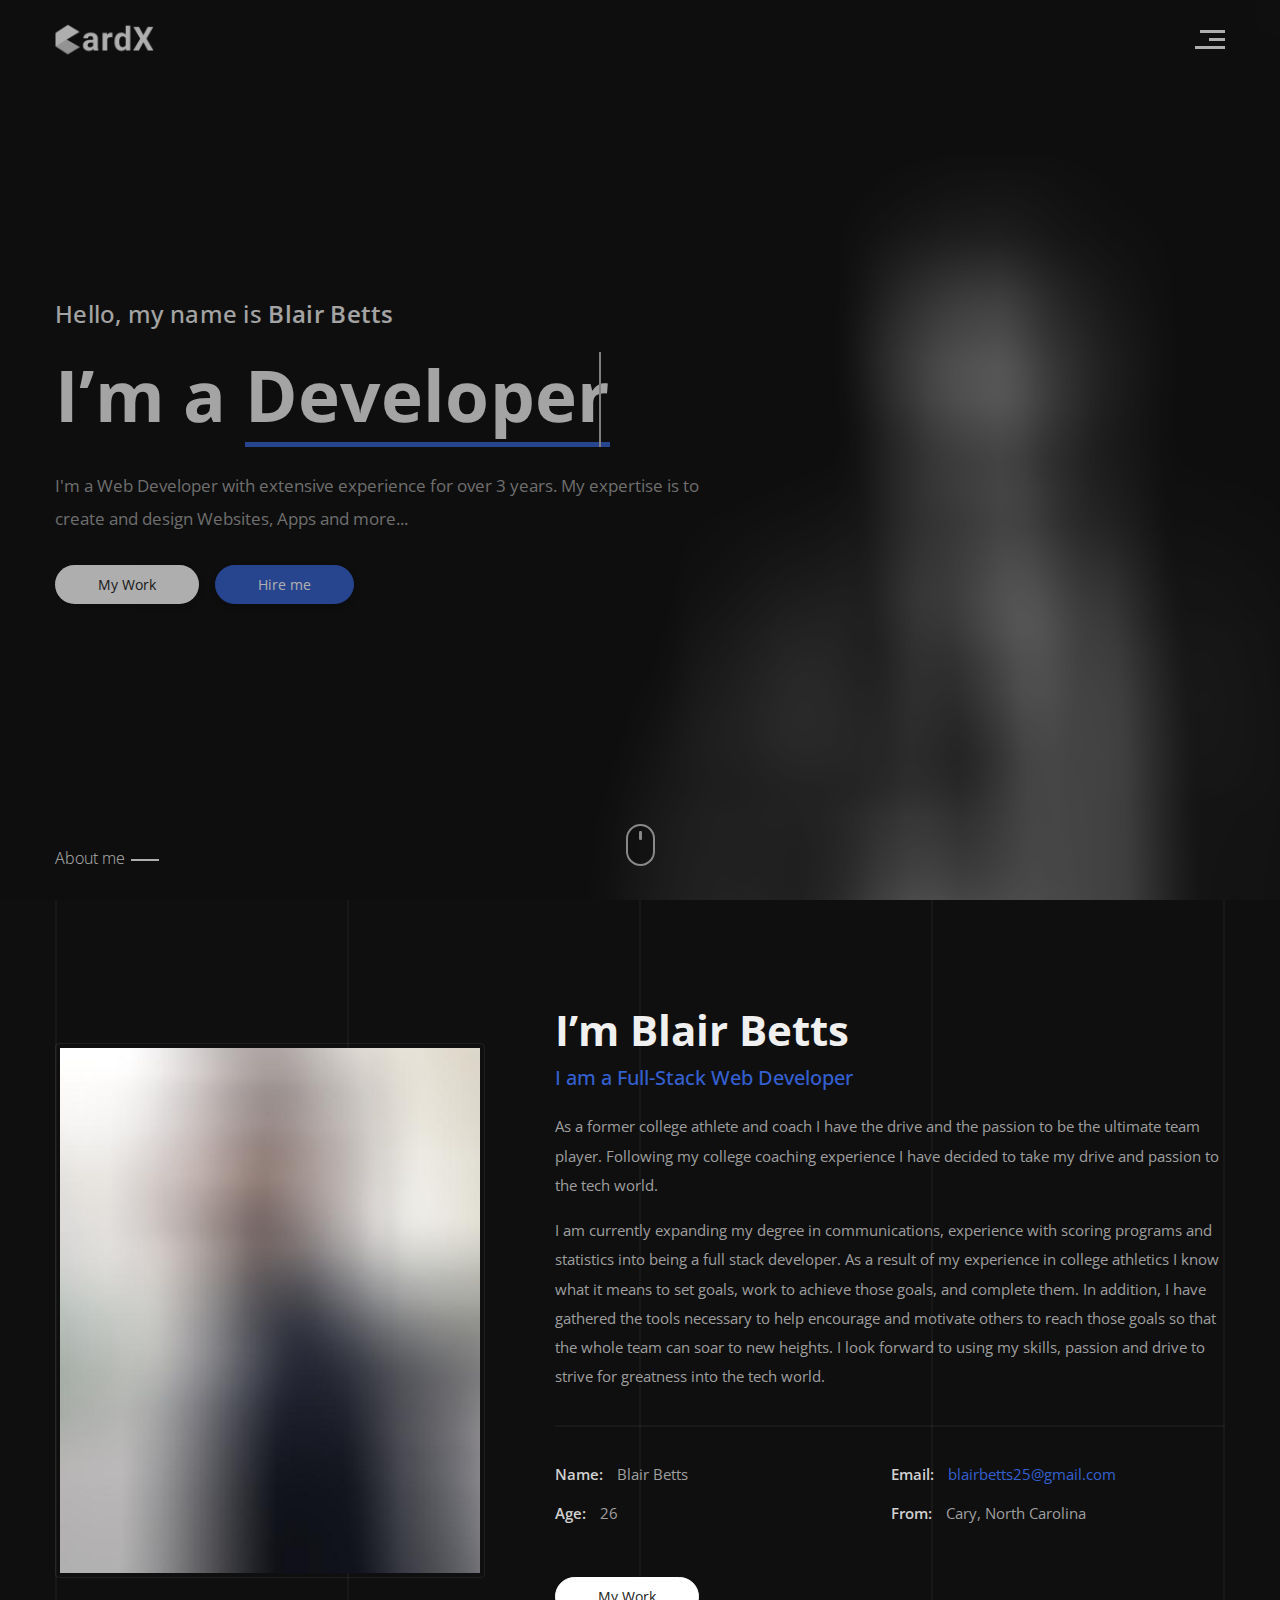
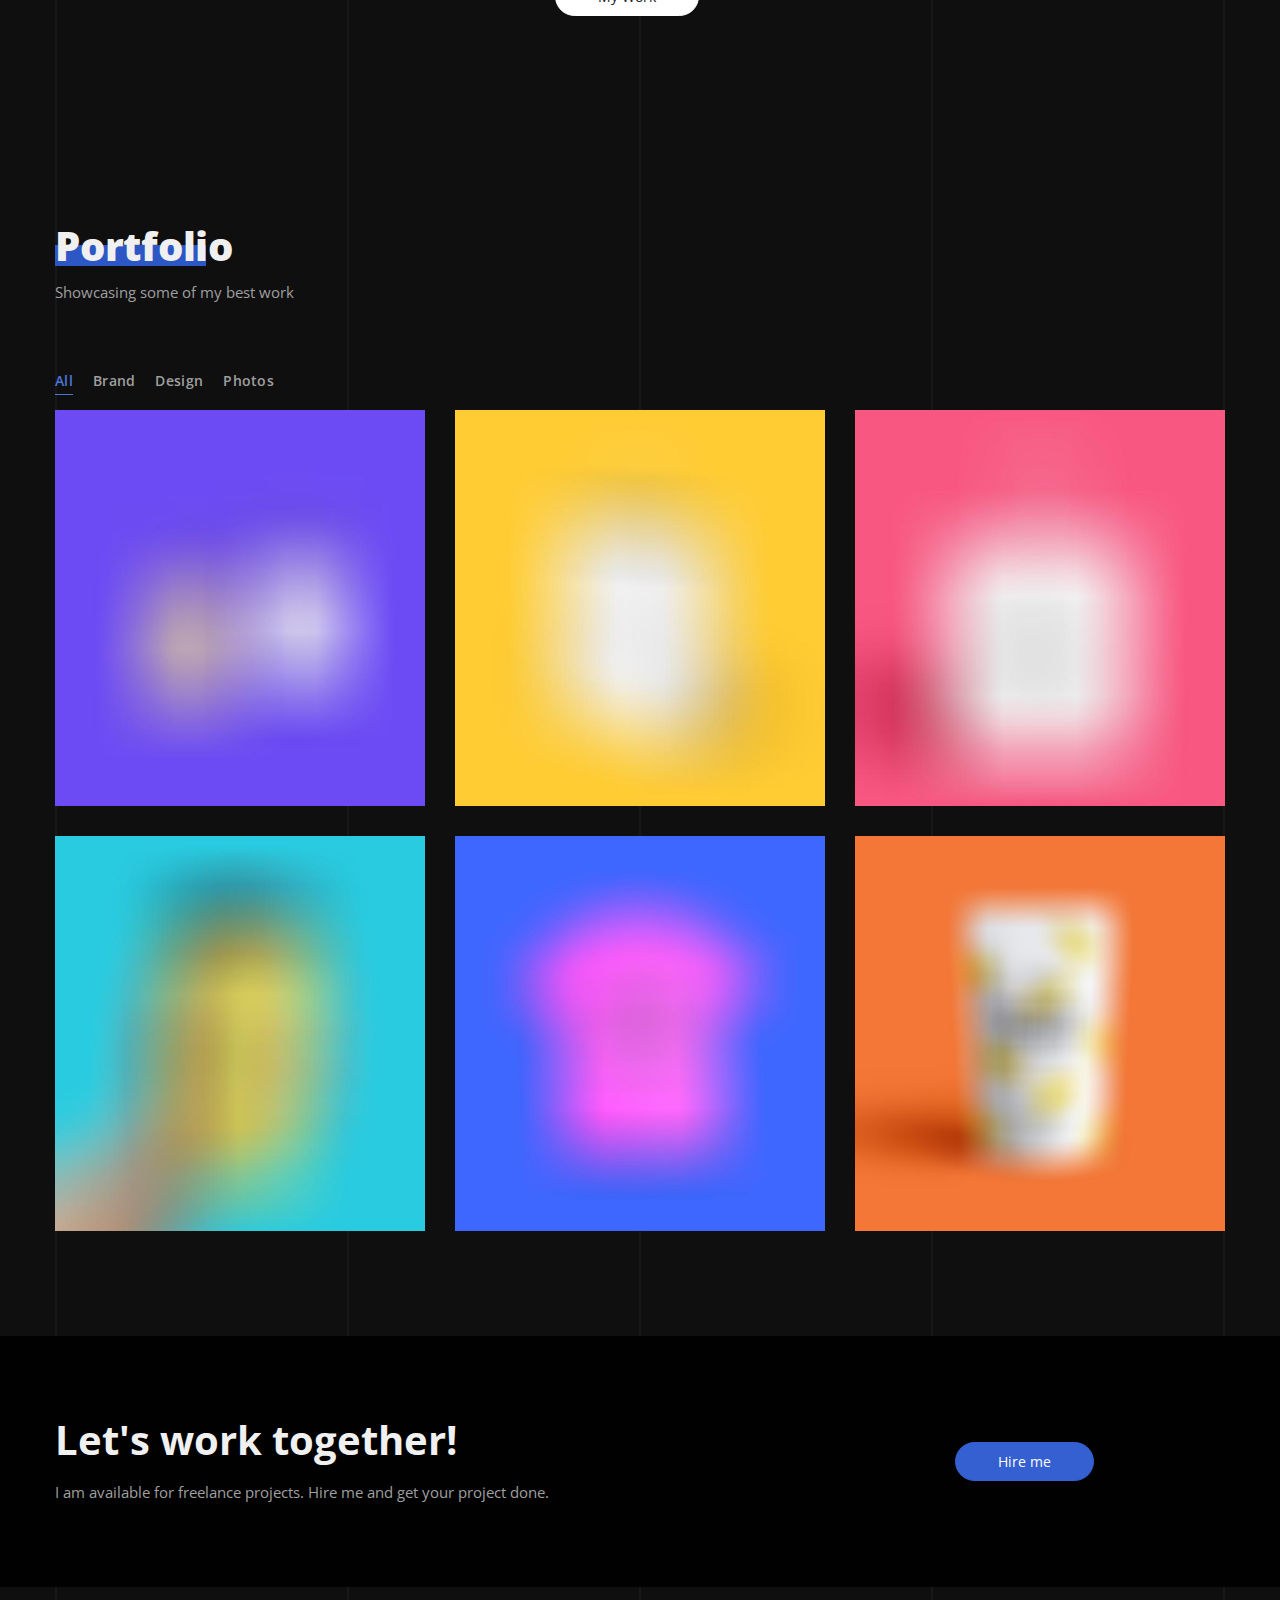
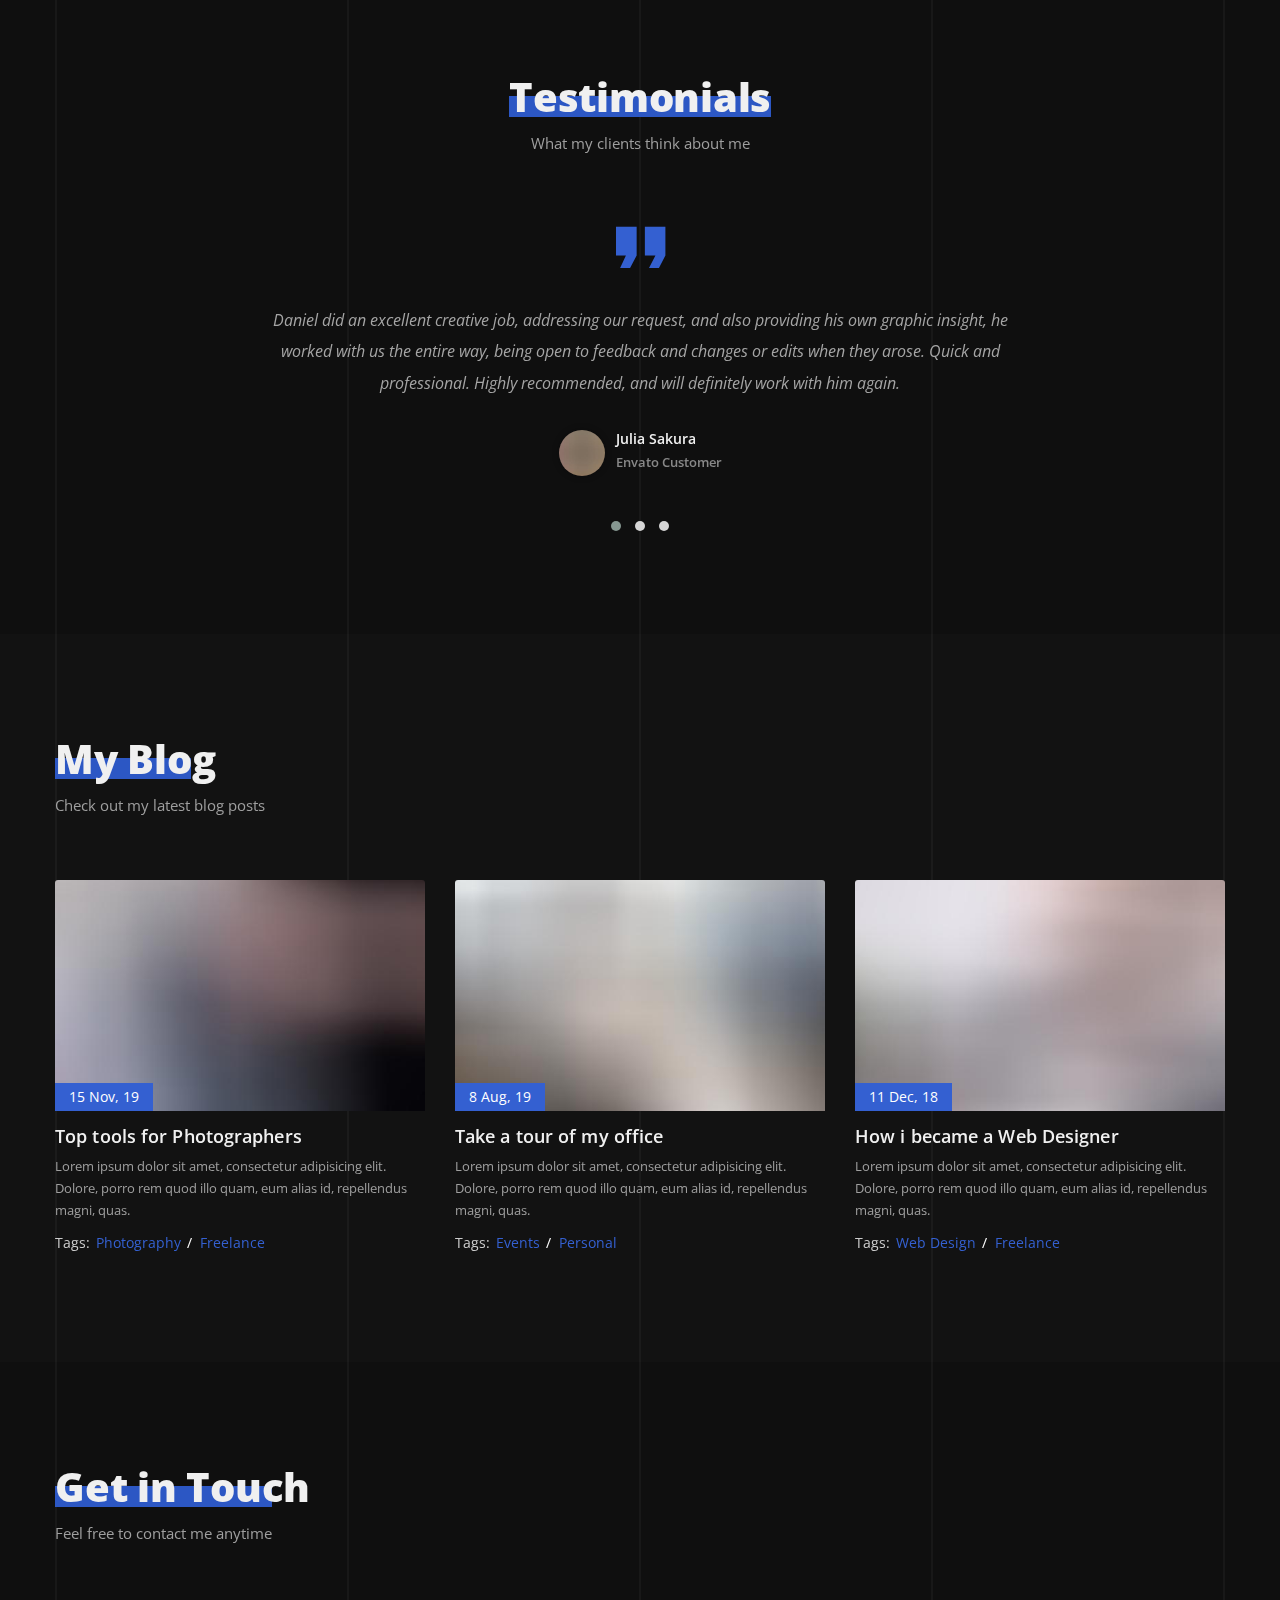
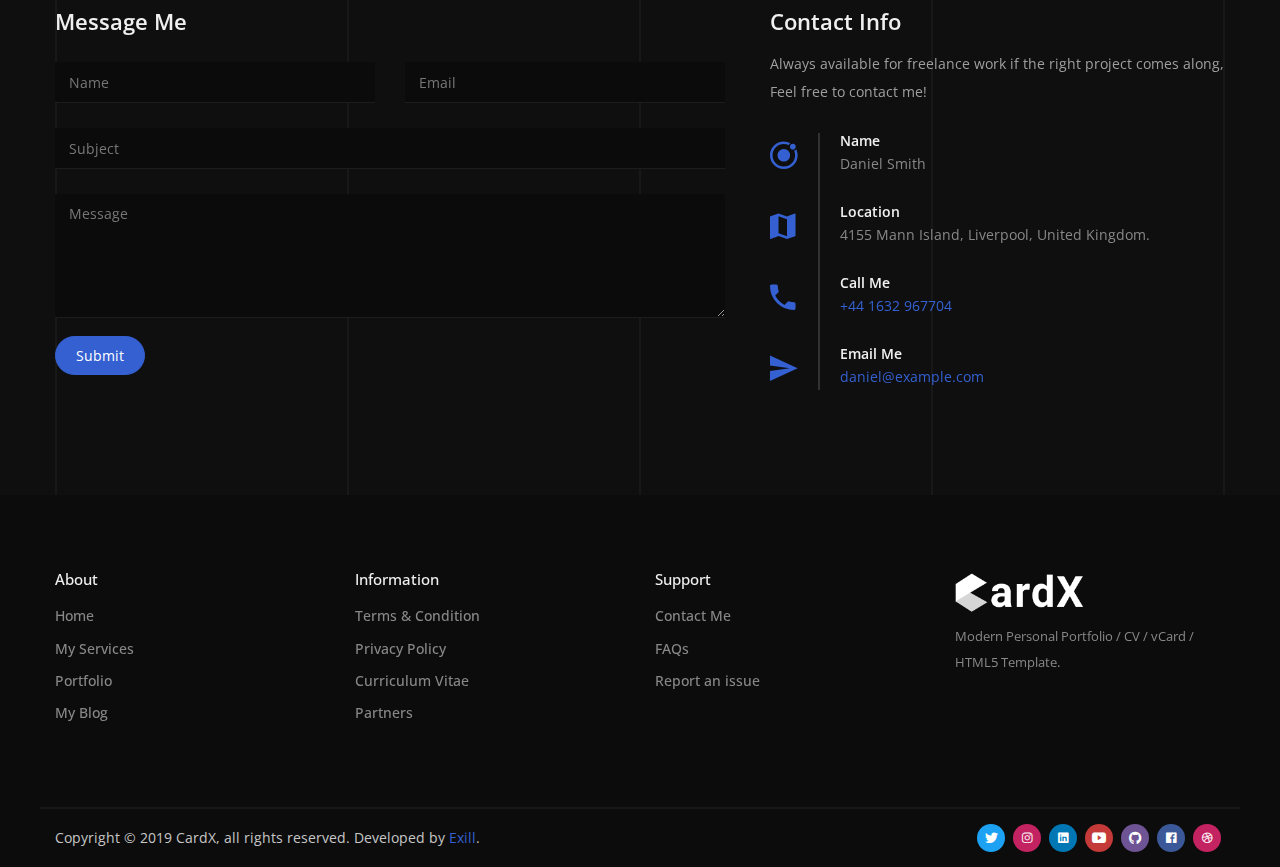
<file: template/index.html>
<!DOCTYPE html>
<html lang="zxx">

<head>
  <!-- Required meta tags-->
  <meta charset="utf-8">
  <!-- Title-->
  <title>CardX - Modern Personal Portfolio / CV / vCard / HTML5 Template</title>
  <!-- Description-->
  <meta name="description" content="Modern Personal Portfolio / CV / vCard / HTML5 Template">
  <meta name="viewport" content="width=device-width, initial-scale=1, shrink-to-fit=no">
  <!-- Favicons-->
  <link rel="apple-touch-icon" sizes="180x180" href="img/favicons/apple-touch-icon.png">
  <link rel="icon" type="image/png" sizes="32x32" href="img/favicons/favicon-32x32.png">
  <link rel="icon" type="image/png" sizes="16x16" href="img/favicons/favicon-16x16.png">
  <!-- Web fonts-->
  <link href="https://fonts.googleapis.com/css?family=Open+Sans:300,300i,400,400i,600,600i,700,700i,800,800i"
    rel="stylesheet">
  <!-- CSS vendors-->
  <link rel="stylesheet" href="css/bootstrap-custom.css">
  <link rel="stylesheet" href="css/ionicons.min.css">
  <link rel="stylesheet" href="css/owl.carousel.min.css">
  <link rel="stylesheet" href="css/owl.theme.default.min.css">
  <!-- Main CSS-->
  <link rel="stylesheet" href="css/main.css">
  <!-- CSS Color scheme-->
  <link id="color-scheme" rel="stylesheet" href="css/colors/main-nightskyblue.css">
  <!-- CSS Theme scheme-->
  <link id="theme-scheme" rel="stylesheet" href="css/themes/main-dark.css">
  <!-- Custom CSS (Add your custom CSS styles to this file)-->
  <link rel="stylesheet" href="css/custom.css">
</head>

<body class="theme-dark">
  <!-- Background lines-->
  <div class="background-lines">
    <div class="container d-flex justify-content-between"><span class="single-line"></span><span
        class="single-line"></span><span class="single-line"></span><span class="single-line"></span><span
        class="single-line"></span></div>
  </div>
  <!-- Preloader-->
  <div class="preloader">
    <div class="preloader-block"><span class="preloader-brand">
        <!-- We use inline SVG instead of PNG to avoid the delay when loading the logo-->
        <svg viewBox="0 0 207.96 61.87">
          <g style="isolation:isolate">
            <g>
              <g>
                <path
                  d="M81.28,59.88a11,11,0,0,1-1-3.32,12.88,12.88,0,0,1-3.78,2.84A12.1,12.1,0,0,1,71,60.57a14.74,14.74,0,0,1-5-.82,12.31,12.31,0,0,1-4-2.29A10.52,10.52,0,0,1,59.34,54a10.34,10.34,0,0,1-1-4.46,11.84,11.84,0,0,1,1.08-5.16,10.09,10.09,0,0,1,3.23-3.83A15.54,15.54,0,0,1,68,38.11a30.08,30.08,0,0,1,7.43-.82h4.41V35.17a6.1,6.1,0,0,0-1.32-4.1,5.18,5.18,0,0,0-4.15-1.54,5.89,5.89,0,0,0-3.91,1.2A4.06,4.06,0,0,0,69.08,34H59.2a9.78,9.78,0,0,1,1.11-4.55,11.39,11.39,0,0,1,3.16-3.76,15.89,15.89,0,0,1,5-2.55,21,21,0,0,1,6.49-.94,20.62,20.62,0,0,1,5.95.82,13.45,13.45,0,0,1,4.72,2.44,11.12,11.12,0,0,1,3.09,4.07,13.64,13.64,0,0,1,1.11,5.69V50.89q0,1.57.1,2.82T90.17,56a11.64,11.64,0,0,0,.44,1.81,10.66,10.66,0,0,0,.65,1.52v.58ZM73.11,53a8.48,8.48,0,0,0,4.27-1.11,6.86,6.86,0,0,0,1.49-1.15,6.23,6.23,0,0,0,1-1.33V43.07H75.81a11.91,11.91,0,0,0-3.38.43,6.57,6.57,0,0,0-2.36,1.2A4.77,4.77,0,0,0,68.7,46.5a5.73,5.73,0,0,0-.44,2.27,4,4,0,0,0,1.3,3A5,5,0,0,0,73.11,53Z"
                  transform="translate(0 -5.49)" fill="#fff" />
                <path
                  d="M120.26,32.16q-.75-.1-1.76-.19t-1.79-.09a9.84,9.84,0,0,0-4.7,1,6,6,0,0,0-2.65,2.82v24.2H99.48v-37h9.33l.27,4.41a11.09,11.09,0,0,1,3.45-3.74,8.5,8.5,0,0,1,4.79-1.35,10.73,10.73,0,0,1,1.66.14,10.26,10.26,0,0,1,1.42.31Z"
                  transform="translate(0 -5.49)" fill="#fff" />
                <path
                  d="M124.92,41.12a28.48,28.48,0,0,1,1-7.69,18.16,18.16,0,0,1,2.82-6,12.77,12.77,0,0,1,4.55-3.86,13.43,13.43,0,0,1,6.15-1.37,11.5,11.5,0,0,1,5,1.06,12.07,12.07,0,0,1,3.88,3V7.38h9.91v52.5h-8.92L148.85,56a12.68,12.68,0,0,1-4.07,3.4,11.6,11.6,0,0,1-5.43,1.21,12.87,12.87,0,0,1-6.1-1.42,13.31,13.31,0,0,1-4.53-3.91,18.2,18.2,0,0,1-2.82-5.93,27.25,27.25,0,0,1-1-7.47Zm9.88.72a22.17,22.17,0,0,0,.38,4.2,10.88,10.88,0,0,0,1.21,3.4,6.4,6.4,0,0,0,2.19,2.29,6.14,6.14,0,0,0,3.3.84,7.21,7.21,0,0,0,4-1,6.92,6.92,0,0,0,2.48-2.84V34.11a6.77,6.77,0,0,0-2.48-2.85,7.17,7.17,0,0,0-3.91-1,6.23,6.23,0,0,0-3.32.84,6.3,6.3,0,0,0-2.2,2.31,11.35,11.35,0,0,0-1.23,3.45,21.92,21.92,0,0,0-.39,4.27Z"
                  transform="translate(0 -5.49)" fill="#fff" />
                <path
                  d="M186.46,27.28l9.33-17.16h11.79L193.09,34.79,208,59.88H196l-9.57-17.43-9.57,17.43H165l14.87-25.09L165.34,10.12h11.79Z"
                  transform="translate(0 -5.49)" fill="#fff" />
                <polygon points="51.56 46.6 23.46 30.92 0 44.97 26.21 61.87 51.56 46.6" fill="#d6d6d6"
                  style="mix-blend-mode:multiply" />
                <polygon points="50.63 14.7 26.35 0 0.2 17.02 0.2 44.97 50.63 14.7" fill="#fff" />
              </g>
            </g>
          </g>
        </svg></span>
      <div class="preloader-icon">
        <div class="progress-line"></div>
      </div>
    </div>
  </div>
  <header>
    <!-- Navbar-->
    <nav class="navbar fixed-top" id="navbar">
      <div class="container"><a class="navbar-brand" data-scroll="" href="#home-area"><img class="img-fluid"
            src="img/img-logo-dark.png" alt="CardX"></a><a class="navbar-btn" href="#overlay-block"><span
            class="btn-line"></span></a></div>
    </nav>
    <!-- Overlay block-->
    <div class="overlay-block" id="overlay-block">
      <div class="f-basis-100">
        <div class="overlay-close" data-modal-close><span class="close-btn"><span class="btn-line"></span></span></div>
      </div>
      <div class="container">
        <ul class="overlay-menu nav flex-column" id="overlay-menu">
          <li class="nav-item"><a class="nav-link" data-scroll="" href="#home-area">Home</a></li>
          <li class="nav-item"><a class="nav-link" data-scroll="" href="#about-area">About</a></li>
          <li class="nav-item"><a class="nav-link" data-scroll="" href="#services-area">Services</a></li>
          <li class="nav-item"><a class="nav-link" data-scroll="" href="#portfolio-area">Portfolio</a></li>
          <li class="nav-item"><a class="nav-link" data-scroll="" href="#testimonials-area">Clients</a></li>
          <li class="nav-item"><a class="nav-link" data-scroll="" href="#contact-area">Contact</a></li>
        </ul>
      </div>
    </div>
    <!-- Home-->
    <section class="home-area element-cover-bg" id="home-area" style="background-image:url(img/home-dark.png)">
      <div class="container h-100">
        <div class="row h-100 position-relative align-items-center">
          <div class="col-12 col-lg-7 home-content">
            <h5 class="content-greet">Hello, my name is <b>Blair Betts</b></h5>
            <h1 class="content-skills cd-headline clip">I’m a <span class="cd-words-wrapper single-skill"><b
                  class="is-visible">Developer</b><b>Designer</b></span></h1>
            <p class="content-description">I'm a Web Developer with extensive experience for over 3 years. My expertise
              is to create and design Websites, Apps and more...</p><a class="btn content-work button-main"
              data-scroll="" href="#portfolio-area" role="button">My Work</a><a
              class="btn content-hire button-main button-scheme" data-scroll="" href="#contact-area" role="button">Hire
              me</a>
          </div><a href="#about-area" data-scroll="">
            <div class="home-tip">About me</div>
          </a>
          <div class="home-mouse">
            <div class="mouse-shape">
              <div class="mouse-wheel"></div>
            </div>
          </div>
        </div>
      </div>
    </section>
  </header>
  <!-- About-->
  <section class="single-section about-area" id="about-area">
    <div class="container">
      <div class="row align-items-center">
        <!-- Picture part-->
        <div class="col-12 col-lg-5 about-img"><img class="img-fluid img-thumbnail" src="img/about-img.jpg"
            alt="About Picture"></div>
        <!-- Content part-->
        <div class="col-12 col-lg-7 about-content">
          <div class="content-block">
            <h2 class="content-title">I’m Blair Betts</h2>
            <h6 class="content-role">I am a Full-Stack Web Developer</h6>
            <div class="content-description">
              <p>As a former college athlete and coach I have the drive and the passion to be the
                ultimate team player.
                Following my college coaching experience I have decided to take my drive and passion to the
                tech
                world.</p>
              <p> I am currently expanding my degree in communications, experience with scoring programs and
                statistics
                into being a full stack developer. As a result of my experience in college athletics I know
                what
                it
                means to set goals, work to achieve those goals, and complete them. In addition, I have
                gathered
                the
                tools necessary to help encourage and motivate others to reach those goals so that the whole
                team can
                soar to new heights. I look forward to using my skills, passion and drive to strive for
                greatness into
                the tech world.</p>
            </div>
            <address class="content-info">
              <ul class="list-inline info-list">
                <li class="list-inline-item single-info"><span>Name:</span>
                  <p>Blair Betts</p>
                </li>
                <li class="list-inline-item single-info"><span>Email:</span>
                  <p><a href="mailto:blairbetts25@gmail.com">blairbetts25@gmail.com</a></p>
                </li>
                <li class="list-inline-item single-info"><span>Age:</span>
                  <p>26</p>
                </li>
                <li class="list-inline-item single-info"><span>From:</span>
                  <p>Cary, North Carolina</p>
                </li>
              </ul>
            </address><a class="btn content-work button-main" data-scroll="" href="#portfolio-area" role="button">My
              Work</a>
          </div>
        </div>
      </div>
    </div>
  </section>
  <!-- Portfolio-->
  <section class="single-section portfolio-area" id="portfolio-area">
    <div class="container">
      <div class="row">
        <div class="col-12">
          <div class="section-heading">
            <h2 class="section-title">Portfolio</h2>
            <p class="section-description">Showcasing some of my best work</p>
          </div>
        </div>
      </div>
      <div class="row">
        <!-- Filter nav-->
        <div class="col-12">
          <ul class="list-inline filter-control" role="group" aria-label="Filter Control">
            <li class="list-inline-item tab-active" data-group="all">All</li>
            <li class="list-inline-item" data-group="brand">Brand</li>
            <li class="list-inline-item" data-group="design">Design</li>
            <li class="list-inline-item" data-group="photos">Photos</li>
          </ul>
        </div>
      </div>
      <!-- Thumbnail list-->
      <div class="shufflejs row" id="shufflejs">
        <!-- Single item-->
        <div class="single-item col-6 col-lg-4" data-groups="[&quot;design&quot;]"><a class="portfolio-item"
            href="#item-1">
            <div class="portfolio-wrapper"><img class="img-fluid" alt="Item" src="img/item-1.jpg">
              <div class="item-content">
                <h6 class="content-title">Label Tag Mockup</h6><span class="content-more">More Info</span>
              </div>
            </div>
          </a></div>
        <!-- Single item-->
        <div class="single-item col-6 col-lg-4" data-groups="[&quot;photos&quot;]"><a class="portfolio-item"
            href="#item-2">
            <div class="portfolio-wrapper"><img class="img-fluid" alt="Item" src="img/item-2.jpg">
              <div class="item-content">
                <h6 class="content-title">3D Bag Mockup</h6><span class="content-more">More Info</span>
              </div>
            </div>
          </a></div>
        <!-- Single item-->
        <div class="single-item col-6 col-lg-4" data-groups="[&quot;design&quot;]"><a class="portfolio-item"
            href="#item-3">
            <div class="portfolio-wrapper"><img class="img-fluid" alt="Item" src="img/item-3.jpg">
              <div class="item-content">
                <h6 class="content-title">Modern Bag Design</h6><span class="content-more">More Info</span>
              </div>
            </div>
          </a></div>
        <!-- Single item-->
        <div class="single-item col-6 col-lg-4" data-groups="[&quot;brand&quot;]"><a class="portfolio-item"
            href="#item-4">
            <div class="portfolio-wrapper mb-lg-0"><img class="img-fluid" alt="Item" src="img/item-4.jpg">
              <div class="item-content">
                <h6 class="content-title">Coffee Cup Design</h6><span class="content-more">More Info</span>
              </div>
            </div>
          </a></div>
        <!-- Single item-->
        <div class="single-item col-6 col-lg-4" data-groups="[&quot;brand&quot;]"><a class="portfolio-item"
            href="#item-5">
            <div class="portfolio-wrapper mb-0"><img class="img-fluid" alt="Item" src="img/item-5.jpg">
              <div class="item-content">
                <h6 class="content-title">T-Shirt Design</h6><span class="content-more">More Info</span>
              </div>
            </div>
          </a></div>
        <!-- Single item-->
        <div class="single-item col-6 col-lg-4" data-groups="[&quot;photos&quot;]"><a class="portfolio-item"
            href="#item-6">
            <div class="portfolio-wrapper mb-0"><img class="img-fluid" alt="Item" src="img/item-6.jpg">
              <div class="item-content">
                <h6 class="content-title">Packaging Box Mockup</h6><span class="content-more">More Info</span>
              </div>
            </div>
          </a></div>
        <div class="col-6 col-lg-4 sizer-element"></div>
      </div>
    </div>
    <!-- Single lightbox-->
    <div class="lightbox-wrapper" id="item-1">
      <div class="f-basis-100">
        <div class="lightbox-close" data-modal-close><span class="close-btn"><span class="btn-line"></span></span></div>
      </div>
      <div class="container">
        <div class="row">
          <div class="col-12 col-lg-5">
            <div class="lightbox-gallery owl-carousel owl-theme"><img class="img-fluid item-img" alt="Item"
                src="img/item-1.jpg"><img class="img-fluid item-img" alt="Item" src="img/item-2.jpg"><img
                class="img-fluid item-img" alt="Item" src="img/item-3.jpg"><img class="img-fluid item-img" alt="Item"
                src="img/item-4.jpg"><img class="img-fluid item-img" alt="Item" src="img/item-5.jpg"><img
                class="img-fluid item-img" alt="Item" src="img/item-6.jpg"></div>
          </div>
          <div class="col-12 col-lg-7">
            <div class="lightbox-content">
              <h3 class="content-title">Label Tag Mockup</h3>
              <div class="content-description">
                <p>Lorem ipsum dolor sit amet, consectetur adipisicing elit. Assumenda aut sapiente quo explicabo, quasi
                  incidunt aperiam laudantium, nemo cum eaque inventore ut voluptas voluptatibus nihil! Amet soluta, ea
                  illo sint?</p>
                <p>Lorem ipsum dolor sit amet, consectetur adipisicing elit. Obcaecati dignissimos culpa deserunt
                  aspernatur ipsa veritatis alias labore tempore laboriosam commodi! Ab neque sunt, odio voluptatibus,
                  dignissimos nisi consequuntur atque qui explicabo eligendi, harum in? Amet aspernatur atque quam. Illo
                  natus tempora explicabo deleniti molestias numquam debitis repudiandae, repellendus voluptatum soluta?
                </p>
              </div>
              <ul class="list-inline content-info">
                <li class="list-inline-item single-info"><span>Client:</span>
                  <p>Envato</p>
                </li>
                <li class="list-inline-item single-info"><span>Categories:</span>
                  <p><a href="#0">Branding</a>, <a href="#0">Web Design</a></p>
                </li>
                <li class="list-inline-item single-info"><span>Date:</span>
                  <p>12 May, 2019</p>
                </li>
                <li class="list-inline-item single-info"><span>Technologies:</span>
                  <p>HTML5, SCSS, JS</p>
                </li>
              </ul><a class="btn content-btn button-main button-scheme" href="#0" role="button">Visit Project</a>
            </div>
          </div>
        </div>
      </div>
    </div>
    <!-- Single lightbox-->
    <div class="lightbox-wrapper" id="item-2">
      <div class="f-basis-100">
        <div class="lightbox-close" data-modal-close><span class="close-btn"><span class="btn-line"></span></span></div>
      </div>
      <div class="container">
        <div class="row">
          <div class="col-12 col-lg-5">
            <div class="lightbox-gallery owl-carousel owl-theme"><img class="img-fluid item-img" alt="Item"
                src="img/item-2.jpg"><img class="img-fluid item-img" alt="Item" src="img/item-1.jpg"><img
                class="img-fluid item-img" alt="Item" src="img/item-3.jpg"><img class="img-fluid item-img" alt="Item"
                src="img/item-4.jpg"><img class="img-fluid item-img" alt="Item" src="img/item-5.jpg"><img
                class="img-fluid item-img" alt="Item" src="img/item-6.jpg"></div>
          </div>
          <div class="col-12 col-lg-7">
            <div class="lightbox-content">
              <h3 class="content-title">3D Bag Mockup</h3>
              <div class="content-description">
                <p>Lorem ipsum dolor sit amet, consectetur adipisicing elit. Assumenda aut sapiente quo explicabo, quasi
                  incidunt aperiam laudantium, nemo cum eaque inventore ut voluptas voluptatibus nihil! Amet soluta, ea
                  illo sint?</p>
                <p>Lorem ipsum dolor sit amet, consectetur adipisicing elit. Obcaecati dignissimos culpa deserunt
                  aspernatur ipsa veritatis alias labore tempore laboriosam commodi! Ab neque sunt, odio voluptatibus,
                  dignissimos nisi consequuntur atque qui explicabo eligendi, harum in? Amet aspernatur atque quam. Illo
                  natus tempora explicabo deleniti molestias numquam debitis repudiandae, repellendus voluptatum soluta?
                </p>
              </div>
              <ul class="list-inline content-info">
                <li class="list-inline-item single-info"><span>Client:</span>
                  <p>Envato</p>
                </li>
                <li class="list-inline-item single-info"><span>Categories:</span>
                  <p><a href="#0">Branding</a>, <a href="#0">Web Design</a></p>
                </li>
                <li class="list-inline-item single-info"><span>Date:</span>
                  <p>12 May, 2019</p>
                </li>
                <li class="list-inline-item single-info"><span>Technologies:</span>
                  <p>HTML5, SCSS, JS</p>
                </li>
              </ul><a class="btn content-btn button-main button-scheme" href="#0" role="button">Visit Project</a>
            </div>
          </div>
        </div>
      </div>
    </div>
    <!-- Single lightbox-->
    <div class="lightbox-wrapper" id="item-3">
      <div class="f-basis-100">
        <div class="lightbox-close" data-modal-close><span class="close-btn"><span class="btn-line"></span></span></div>
      </div>
      <div class="container">
        <div class="row">
          <div class="col-12 col-lg-5">
            <div class="lightbox-gallery owl-carousel owl-theme"><img class="img-fluid item-img" alt="Item"
                src="img/item-3.jpg"><img class="img-fluid item-img" alt="Item" src="img/item-1.jpg"><img
                class="img-fluid item-img" alt="Item" src="img/item-2.jpg"><img class="img-fluid item-img" alt="Item"
                src="img/item-4.jpg"><img class="img-fluid item-img" alt="Item" src="img/item-5.jpg"><img
                class="img-fluid item-img" alt="Item" src="img/item-6.jpg"></div>
          </div>
          <div class="col-12 col-lg-7">
            <div class="lightbox-content">
              <h3 class="content-title">Modern Bag Design</h3>
              <div class="content-description">
                <p>Lorem ipsum dolor sit amet, consectetur adipisicing elit. Assumenda aut sapiente quo explicabo, quasi
                  incidunt aperiam laudantium, nemo cum eaque inventore ut voluptas voluptatibus nihil! Amet soluta, ea
                  illo sint?</p>
                <p>Lorem ipsum dolor sit amet, consectetur adipisicing elit. Obcaecati dignissimos culpa deserunt
                  aspernatur ipsa veritatis alias labore tempore laboriosam commodi! Ab neque sunt, odio voluptatibus,
                  dignissimos nisi consequuntur atque qui explicabo eligendi, harum in? Amet aspernatur atque quam. Illo
                  natus tempora explicabo deleniti molestias numquam debitis repudiandae, repellendus voluptatum soluta?
                </p>
              </div>
              <ul class="list-inline content-info">
                <li class="list-inline-item single-info"><span>Client:</span>
                  <p>Envato</p>
                </li>
                <li class="list-inline-item single-info"><span>Categories:</span>
                  <p><a href="#0">Branding</a>, <a href="#0">Web Design</a></p>
                </li>
                <li class="list-inline-item single-info"><span>Date:</span>
                  <p>12 May, 2019</p>
                </li>
                <li class="list-inline-item single-info"><span>Technologies:</span>
                  <p>HTML5, SCSS, JS</p>
                </li>
              </ul><a class="btn content-btn button-main button-scheme" href="#0" role="button">Visit Project</a>
            </div>
          </div>
        </div>
      </div>
    </div>
    <!-- Single lightbox-->
    <div class="lightbox-wrapper" id="item-4">
      <div class="f-basis-100">
        <div class="lightbox-close" data-modal-close><span class="close-btn"><span class="btn-line"></span></span></div>
      </div>
      <div class="container">
        <div class="row">
          <div class="col-12 col-lg-5">
            <div class="lightbox-gallery owl-carousel owl-theme"><img class="img-fluid item-img" alt="Item"
                src="img/item-4.jpg"><img class="img-fluid item-img" alt="Item" src="img/item-1.jpg"><img
                class="img-fluid item-img" alt="Item" src="img/item-2.jpg"><img class="img-fluid item-img" alt="Item"
                src="img/item-3.jpg"><img class="img-fluid item-img" alt="Item" src="img/item-5.jpg"><img
                class="img-fluid item-img" alt="Item" src="img/item-6.jpg"></div>
          </div>
          <div class="col-12 col-lg-7">
            <div class="lightbox-content">
              <h3 class="content-title">Coffee Cup Design</h3>
              <div class="content-description">
                <p>Lorem ipsum dolor sit amet, consectetur adipisicing elit. Assumenda aut sapiente quo explicabo, quasi
                  incidunt aperiam laudantium, nemo cum eaque inventore ut voluptas voluptatibus nihil! Amet soluta, ea
                  illo sint?</p>
                <p>Lorem ipsum dolor sit amet, consectetur adipisicing elit. Obcaecati dignissimos culpa deserunt
                  aspernatur ipsa veritatis alias labore tempore laboriosam commodi! Ab neque sunt, odio voluptatibus,
                  dignissimos nisi consequuntur atque qui explicabo eligendi, harum in? Amet aspernatur atque quam. Illo
                  natus tempora explicabo deleniti molestias numquam debitis repudiandae, repellendus voluptatum soluta?
                </p>
              </div>
              <ul class="list-inline content-info">
                <li class="list-inline-item single-info"><span>Client:</span>
                  <p>Envato</p>
                </li>
                <li class="list-inline-item single-info"><span>Categories:</span>
                  <p><a href="#0">Branding</a>, <a href="#0">Web Design</a></p>
                </li>
                <li class="list-inline-item single-info"><span>Date:</span>
                  <p>12 May, 2019</p>
                </li>
                <li class="list-inline-item single-info"><span>Technologies:</span>
                  <p>HTML5, SCSS, JS</p>
                </li>
              </ul><a class="btn content-btn button-main button-scheme" href="#0" role="button">Visit Project</a>
            </div>
          </div>
        </div>
      </div>
    </div>
    <!-- Single lightbox-->
    <div class="lightbox-wrapper" id="item-5">
      <div class="f-basis-100">
        <div class="lightbox-close" data-modal-close><span class="close-btn"><span class="btn-line"></span></span></div>
      </div>
      <div class="container">
        <div class="row">
          <div class="col-12 col-lg-5">
            <div class="lightbox-gallery owl-carousel owl-theme"><img class="img-fluid item-img" alt="Item"
                src="img/item-5.jpg"><img class="img-fluid item-img" alt="Item" src="img/item-1.jpg"><img
                class="img-fluid item-img" alt="Item" src="img/item-2.jpg"><img class="img-fluid item-img" alt="Item"
                src="img/item-3.jpg"><img class="img-fluid item-img" alt="Item" src="img/item-4.jpg"><img
                class="img-fluid item-img" alt="Item" src="img/item-6.jpg"></div>
          </div>
          <div class="col-12 col-lg-7">
            <div class="lightbox-content">
              <h3 class="content-title">T-Shirt Design</h3>
              <div class="content-description">
                <p>Lorem ipsum dolor sit amet, consectetur adipisicing elit. Assumenda aut sapiente quo explicabo, quasi
                  incidunt aperiam laudantium, nemo cum eaque inventore ut voluptas voluptatibus nihil! Amet soluta, ea
                  illo sint?</p>
                <p>Lorem ipsum dolor sit amet, consectetur adipisicing elit. Obcaecati dignissimos culpa deserunt
                  aspernatur ipsa veritatis alias labore tempore laboriosam commodi! Ab neque sunt, odio voluptatibus,
                  dignissimos nisi consequuntur atque qui explicabo eligendi, harum in? Amet aspernatur atque quam. Illo
                  natus tempora explicabo deleniti molestias numquam debitis repudiandae, repellendus voluptatum soluta?
                </p>
              </div>
              <ul class="list-inline content-info">
                <li class="list-inline-item single-info"><span>Client:</span>
                  <p>Envato</p>
                </li>
                <li class="list-inline-item single-info"><span>Categories:</span>
                  <p><a href="#0">Branding</a>, <a href="#0">Web Design</a></p>
                </li>
                <li class="list-inline-item single-info"><span>Date:</span>
                  <p>12 May, 2019</p>
                </li>
                <li class="list-inline-item single-info"><span>Technologies:</span>
                  <p>HTML5, SCSS, JS</p>
                </li>
              </ul><a class="btn content-btn button-main button-scheme" href="#0" role="button">Visit Project</a>
            </div>
          </div>
        </div>
      </div>
    </div>
    <!-- Single lightbox-->
    <div class="lightbox-wrapper" id="item-6">
      <div class="f-basis-100">
        <div class="lightbox-close" data-modal-close><span class="close-btn"><span class="btn-line"></span></span></div>
      </div>
      <div class="container">
        <div class="row">
          <div class="col-12 col-lg-5">
            <div class="lightbox-gallery owl-carousel owl-theme"><img class="img-fluid item-img" alt="Item"
                src="img/item-6.jpg"><img class="img-fluid item-img" alt="Item" src="img/item-1.jpg"><img
                class="img-fluid item-img" alt="Item" src="img/item-2.jpg"><img class="img-fluid item-img" alt="Item"
                src="img/item-3.jpg"><img class="img-fluid item-img" alt="Item" src="img/item-4.jpg"><img
                class="img-fluid item-img" alt="Item" src="img/item-5.jpg"></div>
          </div>
          <div class="col-12 col-lg-7">
            <div class="lightbox-content">
              <h3 class="content-title">Packaging Box Mockup</h3>
              <div class="content-description">
                <p>Lorem ipsum dolor sit amet, consectetur adipisicing elit. Assumenda aut sapiente quo explicabo, quasi
                  incidunt aperiam laudantium, nemo cum eaque inventore ut voluptas voluptatibus nihil! Amet soluta, ea
                  illo sint?</p>
                <p>Lorem ipsum dolor sit amet, consectetur adipisicing elit. Obcaecati dignissimos culpa deserunt
                  aspernatur ipsa veritatis alias labore tempore laboriosam commodi! Ab neque sunt, odio voluptatibus,
                  dignissimos nisi consequuntur atque qui explicabo eligendi, harum in? Amet aspernatur atque quam. Illo
                  natus tempora explicabo deleniti molestias numquam debitis repudiandae, repellendus voluptatum soluta?
                </p>
              </div>
              <ul class="list-inline content-info">
                <li class="list-inline-item single-info"><span>Client:</span>
                  <p>Envato</p>
                </li>
                <li class="list-inline-item single-info"><span>Categories:</span>
                  <p><a href="#0">Branding</a>, <a href="#0">Web Design</a></p>
                </li>
                <li class="list-inline-item single-info"><span>Date:</span>
                  <p>12 May, 2019</p>
                </li>
                <li class="list-inline-item single-info"><span>Technologies:</span>
                  <p>HTML5, SCSS, JS</p>
                </li>
              </ul><a class="btn content-btn button-main button-scheme" href="#0" role="button">Visit Project</a>
            </div>
          </div>
        </div>
      </div>
    </div>
  </section>
  <!-- Hire-->
  <section class="single-section element-cover-bg hire-area" id="hire-area" style="background-image:url(img/hire.jpg)">
    <div class="container">
      <div class="row row-custom">
        <div class="col-12 col-md-9">
          <h1 class="hire-title">Let's work together!</h1>
          <p class="hire-description">I am available for freelance projects. Hire me and get your project done.</p>
        </div>
        <div class="col-12 col-md-3"><a class="btn hire-btn button-main button-scheme" data-scroll=""
            href="#contact-area" role="button">Hire me</a></div>
      </div>
    </div>
  </section>
  <!-- Testimonials-->
  <section class="single-section testimonials-area" id="testimonials-area">
    <div class="container">
      <div class="row">
        <div class="col-12">
          <div class="section-heading heading-center">
            <h2 class="section-title">Testimonials</h2>
            <p class="section-description">What my clients think about me</p>
          </div>
        </div>
      </div>
      <div class="row justify-content-center">
        <div class="owl-carousel owl-theme">
          <!-- Single review-->
          <div class="col-12 col-md-8 offset-md-2">
            <div class="single-review"><i class="icon ion-md-quote review-icon"></i>
              <p class="review-content">Daniel did an excellent creative job, addressing our request, and also providing
                his own graphic insight, he worked with us the entire way, being open to feedback and changes or edits
                when they arose. Quick and professional. Highly recommended, and will definitely work with him again.
              </p>
              <div class="review-client">
                <div class="media"><img class="img-fluid rounded-circle client-avatar" src="img/client-1.jpg"
                    alt="Client">
                  <div class="client-details">
                    <h6 class="client-name">Julia Sakura</h6><span class="client-role">Envato Customer</span>
                  </div>
                </div>
              </div>
            </div>
          </div>
          <!-- Single review-->
          <div class="col-12 col-md-8 offset-md-2">
            <div class="single-review"><i class="icon ion-md-quote review-icon"></i>
              <p class="review-content">Daniel did an excellent creative job, addressing our request, and also providing
                his own graphic insight, he worked with us the entire way, being open to feedback and changes or edits
                when they arose. Quick and professional. Highly recommended, and will definitely work with him again.
              </p>
              <div class="review-client">
                <div class="media"><img class="img-fluid rounded-circle client-avatar" src="img/client-2.jpg"
                    alt="Client">
                  <div class="client-details">
                    <h6 class="client-name">John Santana</h6><span class="client-role">Entrepreneur</span>
                  </div>
                </div>
              </div>
            </div>
          </div>
          <!-- Single review-->
          <div class="col-12 col-md-8 offset-md-2">
            <div class="single-review"><i class="icon ion-md-quote review-icon"></i>
              <p class="review-content">Daniel did an excellent creative job, addressing our request, and also providing
                his own graphic insight, he worked with us the entire way, being open to feedback and changes or edits
                when they arose. Quick and professional. Highly recommended, and will definitely work with him again.
              </p>
              <div class="review-client">
                <div class="media"><img class="img-fluid rounded-circle client-avatar" src="img/client-3.jpg"
                    alt="Client">
                  <div class="client-details">
                    <h6 class="client-name">Maria Wilson</h6><span class="client-role">Envato Customer</span>
                  </div>
                </div>
              </div>
            </div>
          </div>
        </div>
      </div>
    </div>
  </section>
  <!-- Blog-->
  <section class="single-section alt-bg blog-area" id="blog-area">
    <div class="container">
      <div class="row">
        <div class="col-12">
          <div class="section-heading">
            <h2 class="section-title">My Blog</h2>
            <p class="section-description">Check out my latest blog posts</p>
          </div>
        </div>
      </div>
      <div class="row justify-content-center">
        <!-- Single post-->
        <div class="col-12 col-sm-8 col-lg-4">
          <div class="card single-post"><a class="post-img" href="#0"><img class="card-img-top" src="img/post-1.jpg"
                alt="Blog post"><span class="content-date">15 Nov, 19</span></a>
            <div class="card-body post-content"><a href="#0">
                <h5 class="card-title content-title">Top tools for Photographers</h5>
              </a>
              <p class="card-text content-description">Lorem ipsum dolor sit amet, consectetur adipisicing elit. Dolore,
                porro rem quod illo quam, eum alias id, repellendus magni, quas.</p>
              <div class="content-tags"><span class="tags-title">Tags:</span>
                <ul class="list-unstyled list-inline tags-list">
                  <li class="list-inline-item"><a href="#0">Photography</a></li>
                  <li class="list-inline-item"><a href="#0">Freelance</a></li>
                </ul>
              </div>
            </div>
          </div>
        </div>
        <!-- Single post-->
        <div class="col-12 col-sm-8 col-lg-4">
          <div class="card single-post"><a class="post-img" href="#0"><img class="card-img-top" src="img/post-2.jpg"
                alt="Blog post"><span class="content-date">8 Aug, 19</span></a>
            <div class="card-body post-content"><a href="#0">
                <h5 class="card-title content-title">Take a tour of my office</h5>
              </a>
              <p class="card-text content-description">Lorem ipsum dolor sit amet, consectetur adipisicing elit. Dolore,
                porro rem quod illo quam, eum alias id, repellendus magni, quas.</p>
              <div class="content-tags"><span class="tags-title">Tags:</span>
                <ul class="list-unstyled list-inline tags-list">
                  <li class="list-inline-item"><a href="#0">Events</a></li>
                  <li class="list-inline-item"><a href="#0">Personal</a></li>
                </ul>
              </div>
            </div>
          </div>
        </div>
        <!-- Single post-->
        <div class="col-12 col-sm-8 col-lg-4">
          <div class="card single-post"><a class="post-img" href="#0"><img class="card-img-top" src="img/post-3.jpg"
                alt="Blog post"><span class="content-date">11 Dec, 18</span></a>
            <div class="card-body post-content"><a href="#0">
                <h5 class="card-title content-title">How i became a Web Designer</h5>
              </a>
              <p class="card-text content-description">Lorem ipsum dolor sit amet, consectetur adipisicing elit. Dolore,
                porro rem quod illo quam, eum alias id, repellendus magni, quas.</p>
              <div class="content-tags"><span class="tags-title">Tags:</span>
                <ul class="list-unstyled list-inline tags-list">
                  <li class="list-inline-item"><a href="#0">Web Design</a></li>
                  <li class="list-inline-item"><a href="#0">Freelance</a></li>
                </ul>
              </div>
            </div>
          </div>
        </div>
      </div>
    </div>
  </section>
  <!-- Contact-->
  <section class="single-section contact-area" id="contact-area">
    <div class="container">
      <div class="row">
        <div class="col-12">
          <div class="section-heading">
            <h2 class="section-title">Get in Touch</h2>
            <p class="section-description">Feel free to contact me anytime</p>
          </div>
        </div>
      </div>
      <div class="row">
        <!-- Contact form-->
        <div class="col-12 col-lg-7">
          <form class="contact-form" id="contact-form" method="post" action="php/contact.php">
            <h4 class="form-title">Message Me</h4>
            <div class="row">
              <div class="col-12 col-md-6 form-group"><input class="form-control" id="contact-name" type="text"
                  name="name" placeholder="Name" required=""></div>
              <div class="col-12 col-md-6 form-group"><input class="form-control" id="contact-email" type="email"
                  name="email" placeholder="Email" required=""></div>
              <div class="col-12 form-group"><input class="form-control" id="contact-subject" type="text" name="subject"
                  placeholder="Subject" required=""></div>
              <div class="col-12 form-group form-message"><textarea class="form-control" id="contact-message"
                  name="message" placeholder="Message" rows="5" required=""></textarea></div>
              <div class="col-12 form-submit"><button class="btn button-main button-scheme" id="contact-submit"
                  type="submit">Submit</button>
                <p class="contact-error">Oops! Something went wrong. Please try again.</p>
              </div>
            </div>
          </form>
        </div>
        <!-- Contact info-->
        <div class="col-12 col-lg-5">
          <div class="contact-info">
            <h4 class="info-title">Contact Info</h4>
            <p class="info-description">Always available for freelance work if the right project comes along, Feel free
              to contact me!</p>
            <ul class="list-unstyled list-info">
              <li>
                <div class="media align-items-center"><span class="info-icon"><i class="icon ion-logo-ionic"></i></span>
                  <div class="media-body info-details">
                    <h6 class="info-type">Name</h6><span class="info-value">Daniel Smith</span>
                  </div>
                </div>
              </li>
              <li>
                <div class="media align-items-center"><span class="info-icon"><i class="icon ion-md-map"></i></span>
                  <div class="media-body info-details">
                    <h6 class="info-type">Location</h6><span class="info-value">4155 Mann Island, Liverpool, United
                      Kingdom.</span>
                  </div>
                </div>
              </li>
              <li>
                <div class="media align-items-center"><span class="info-icon"><i class="icon ion-md-call"></i></span>
                  <div class="media-body info-details">
                    <h6 class="info-type">Call Me</h6><span class="info-value"><a href="tel:+441632967704">+44 1632
                        967704</a></span>
                  </div>
                </div>
              </li>
              <li>
                <div class="media align-items-center"><span class="info-icon"><i class="icon ion-md-send"></i></span>
                  <div class="media-body info-details">
                    <h6 class="info-type">Email Me</h6><span class="info-value"><a
                        href="mailto:daniel@example.com">daniel@example.com</a></span>
                  </div>
                </div>
              </li>
            </ul>
          </div>
        </div>
      </div>
    </div>
  </section>
  <!-- Footer-->
  <footer class="footer-area single-section">
    <div class="container">
      <!-- Main footer-->
      <div class="row main-footer">
        <div class="col-12 col-md-3">
          <h5 class="column-title">About</h5>
          <ul class="list-unstyled column-content">
            <li><a data-scroll="" href="#home-area">Home</a></li>
            <li><a data-scroll="" href="#services-area">My Services</a></li>
            <li><a data-scroll="" href="#portfolio-area">Portfolio</a></li>
            <li><a data-scroll="" href="#blog-area">My Blog</a></li>
          </ul>
        </div>
        <div class="col-12 col-md-3">
          <h5 class="column-title">Information</h5>
          <ul class="list-unstyled column-content">
            <li><a href="#0">Terms & Condition</a></li>
            <li><a href="#0">Privacy Policy</a></li>
            <li><a href="#0">Curriculum Vitae</a></li>
            <li><a href="#0">Partners</a></li>
          </ul>
        </div>
        <div class="col-12 col-md-3">
          <h5 class="column-title">Support</h5>
          <ul class="list-unstyled column-content">
            <li><a data-scroll="" href="#contact-area">Contact Me</a></li>
            <li><a href="#0">FAQs</a></li>
            <li><a href="#0">Report an issue</a></li>
          </ul>
        </div>
        <div class="col-12 col-md-3 logo-wrapper"><img class="img-fluid brand-logo" src="img/img-logo-dark.png"
            alt="CardX">
          <p class="brand-description">Modern Personal Portfolio / CV / vCard / HTML5 Template.</p>
        </div>
      </div>
      <!-- Mini footer-->
      <div class="mini-footer">
        <p class="copyright-notice">Copyright © 2019 CardX, all rights reserved. Developed by <a
            href="https://themeforest.net/user/exill" target="_blank">Exill</a>.</p>
        <div class="social-medias"><a class="twitter" href="#0"><i class="icon ion-logo-twitter"></i></a><a
            class="instagram" href="#0"><i class="icon ion-logo-instagram"></i></a><a class="linkedin" href="#0"><i
              class="icon ion-logo-linkedin"></i></a><a class="youtube" href="#0"><i
              class="icon ion-logo-youtube"></i></a><a class="github" href="#0"><i
              class="icon ion-logo-github"></i></a><a class="facebook" href="#0"><i
              class="icon ion-logo-facebook"></i></a><a class="dribbble" href="#0"><i
              class="icon ion-logo-dribbble"></i></a></div>
      </div>
    </div>
  </footer>
  <!-- Scripts-->
  <script src="js/jquery.min.js"></script>
  <script src="js/bootstrap.bundle.min.js"></script>
  <script
    src="https://cdn.polyfill.io/v2/polyfill.min.js?features=Set,Array.from,Object.assign,Array.prototype.find,Array.prototype.includes"></script>
  <script src="js/shuffle.min.js"></script>
  <script src="js/animatedModal.js"></script>
  <script src="js/owl.carousel.min.js"></script>
  <script src="js/main.js"></script>
  <!-- Custom JS (Add your custom JS scripts to this file)-->
  <script src="js/custom.js"></script>
</body>

</html>
</file>
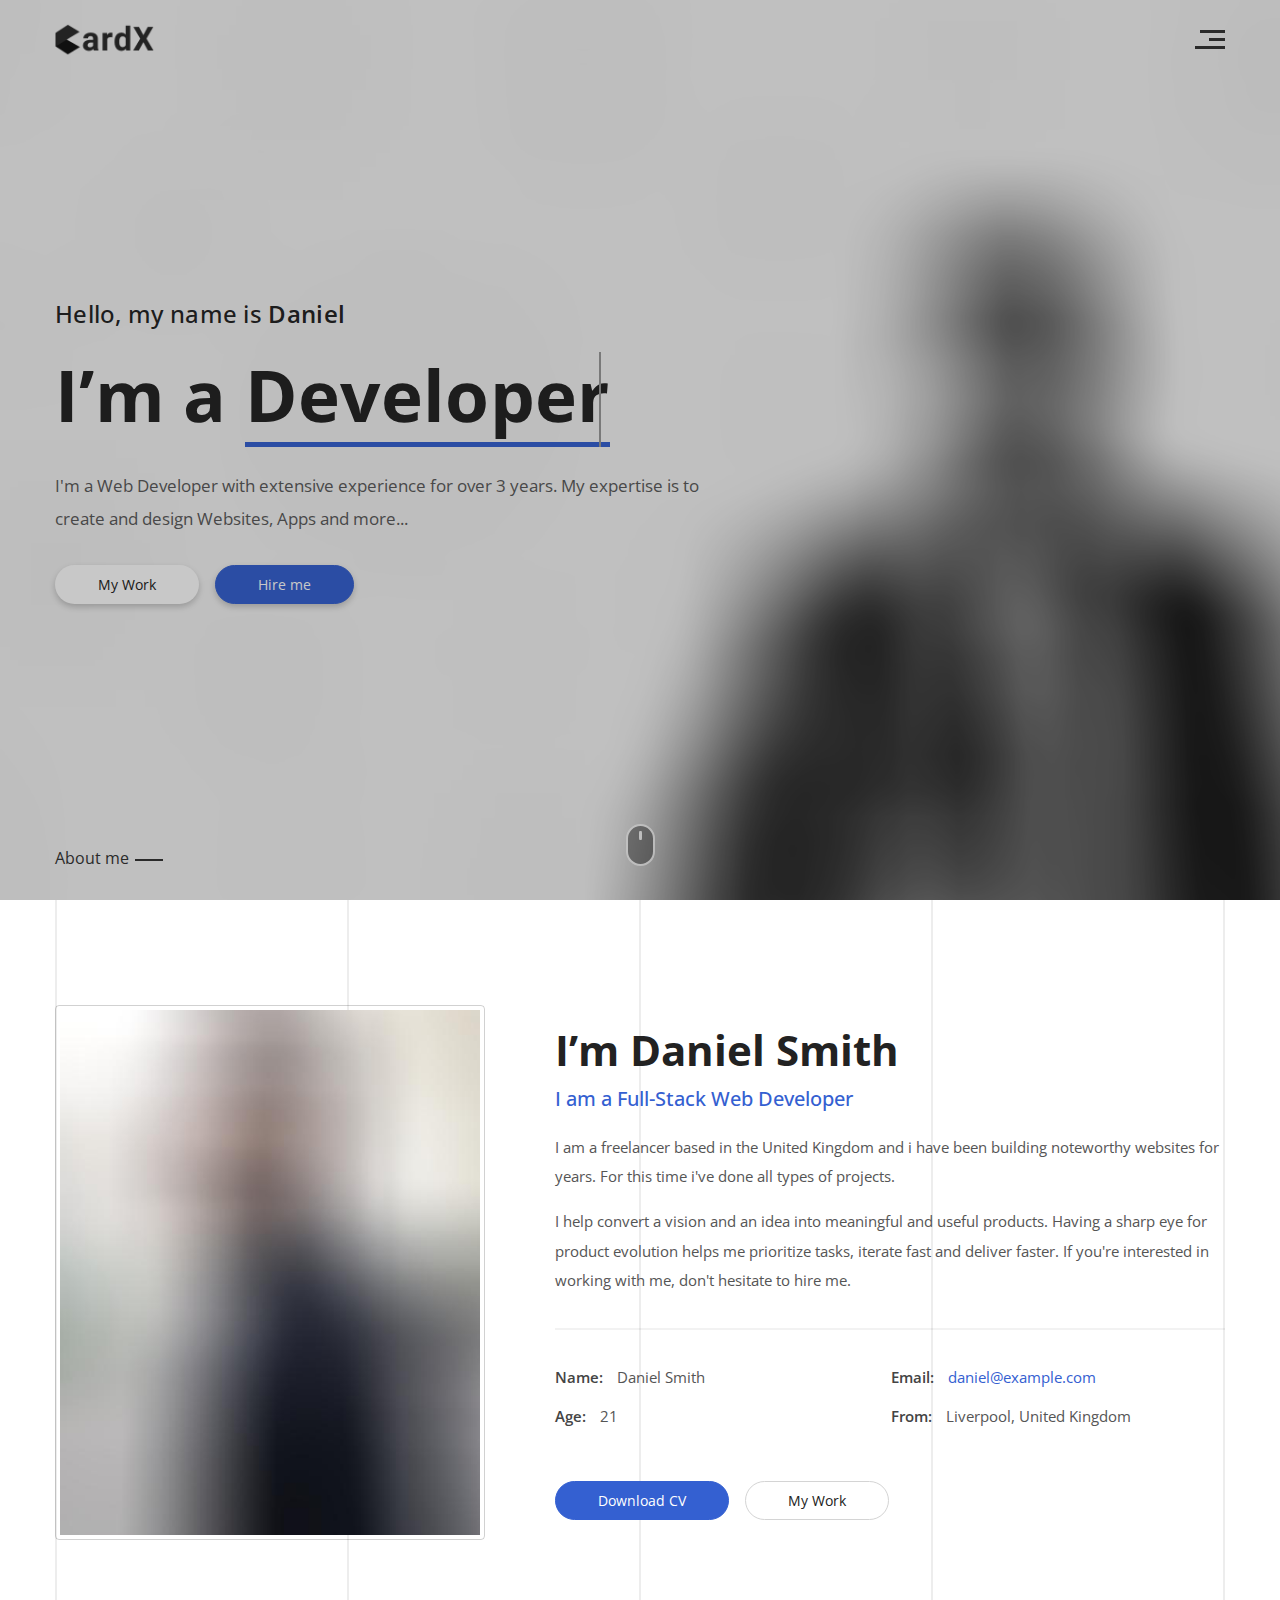
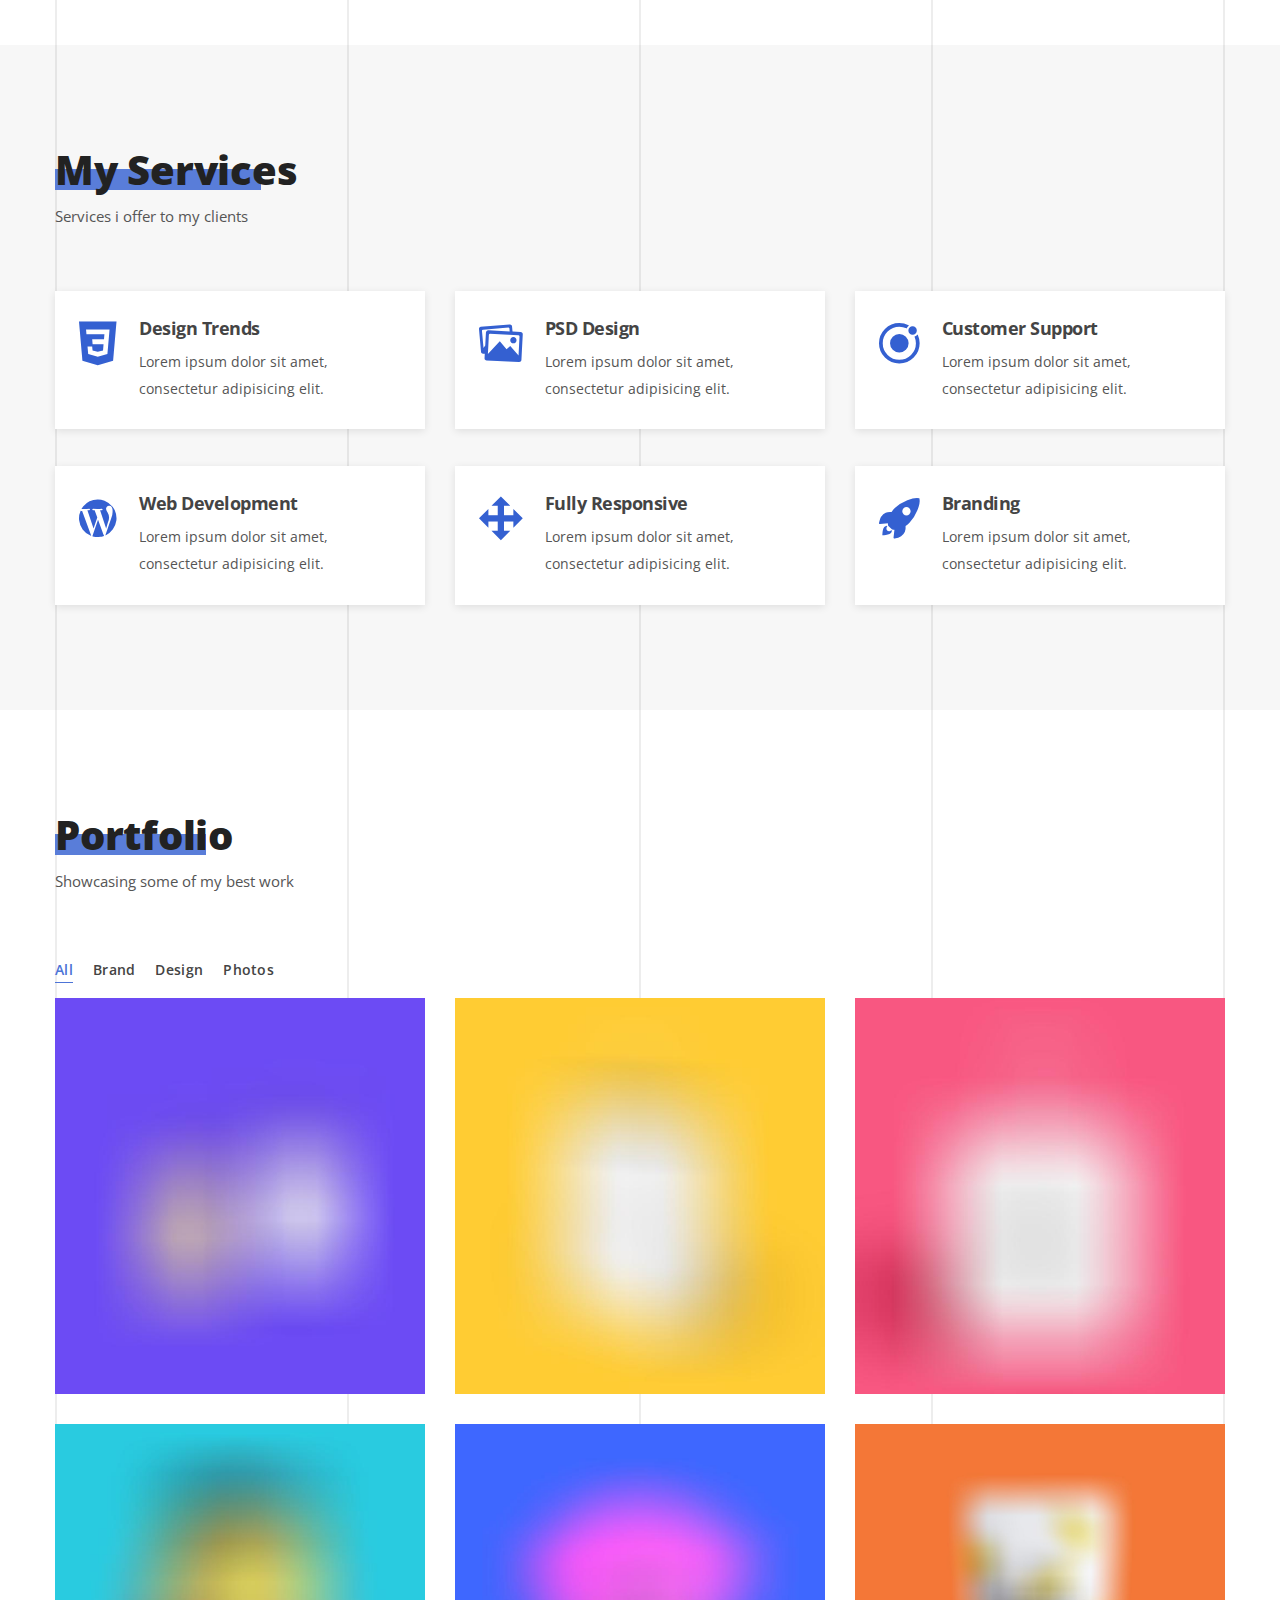
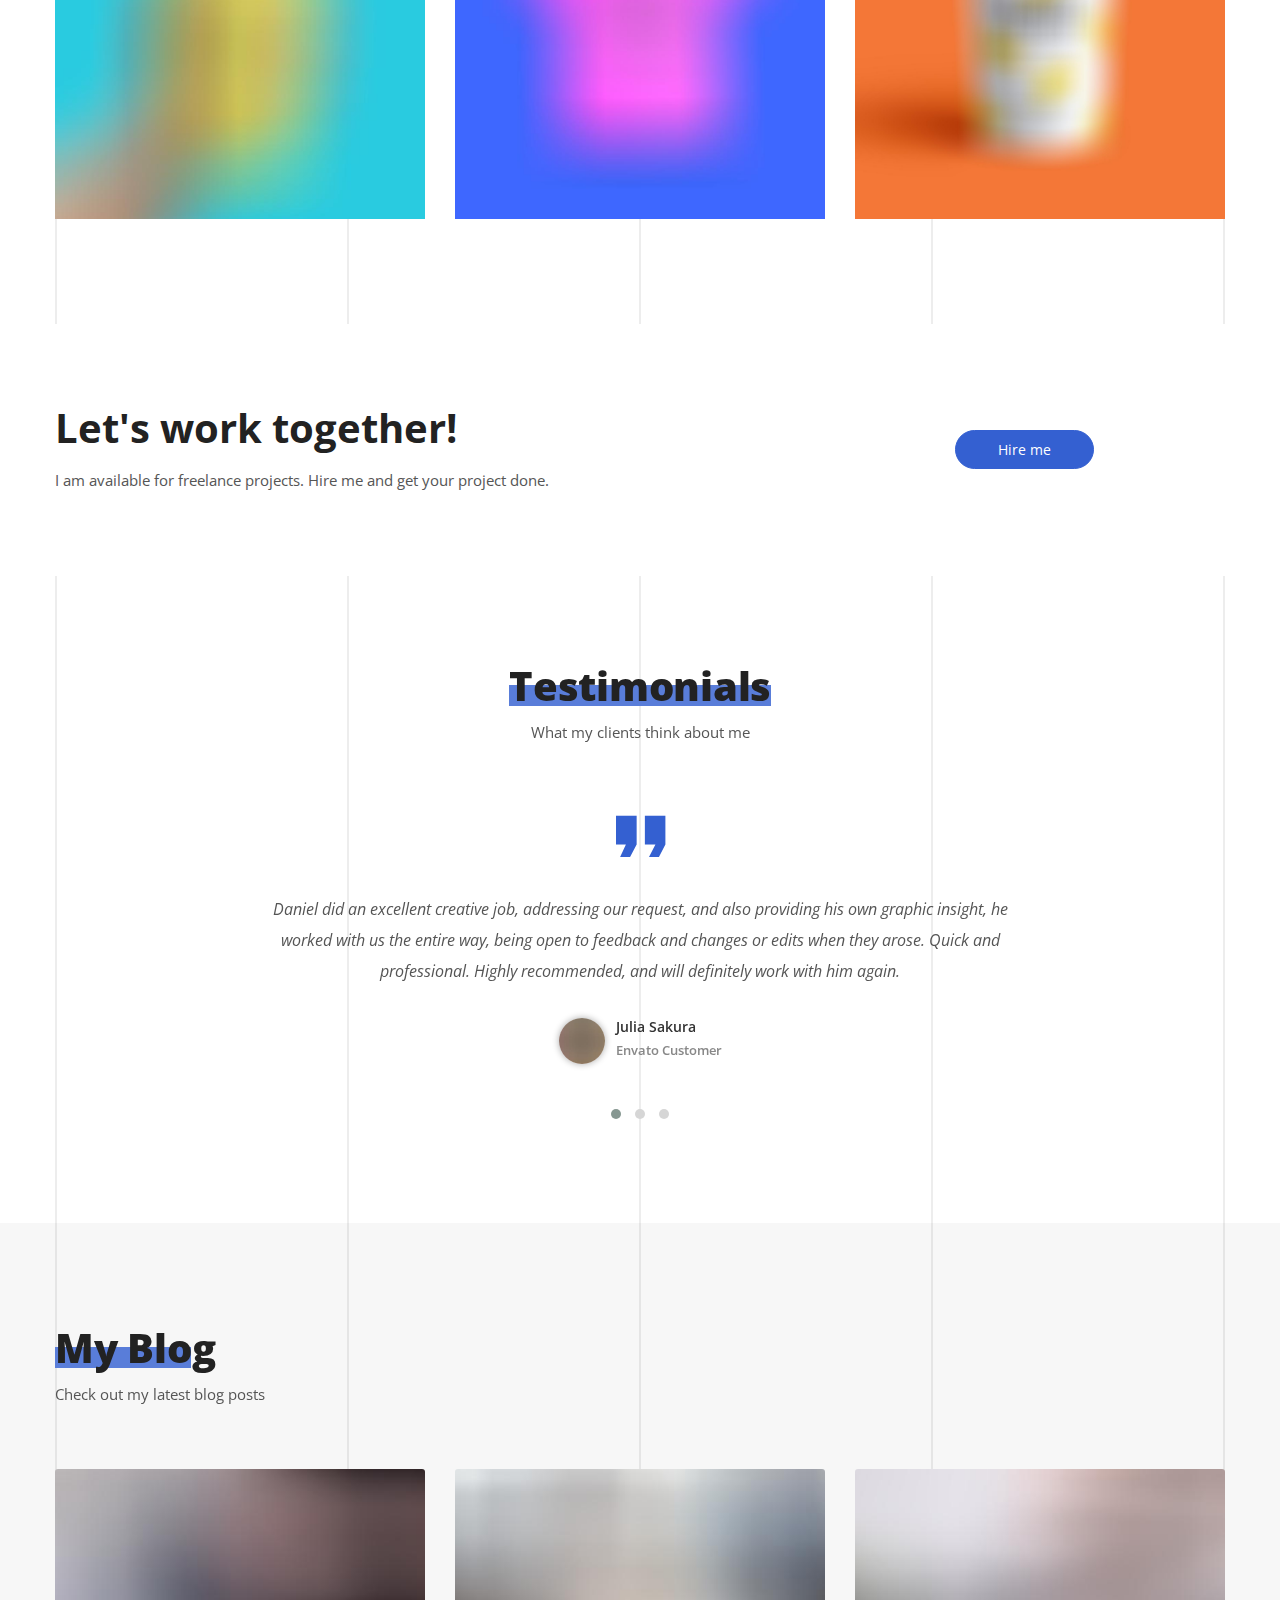
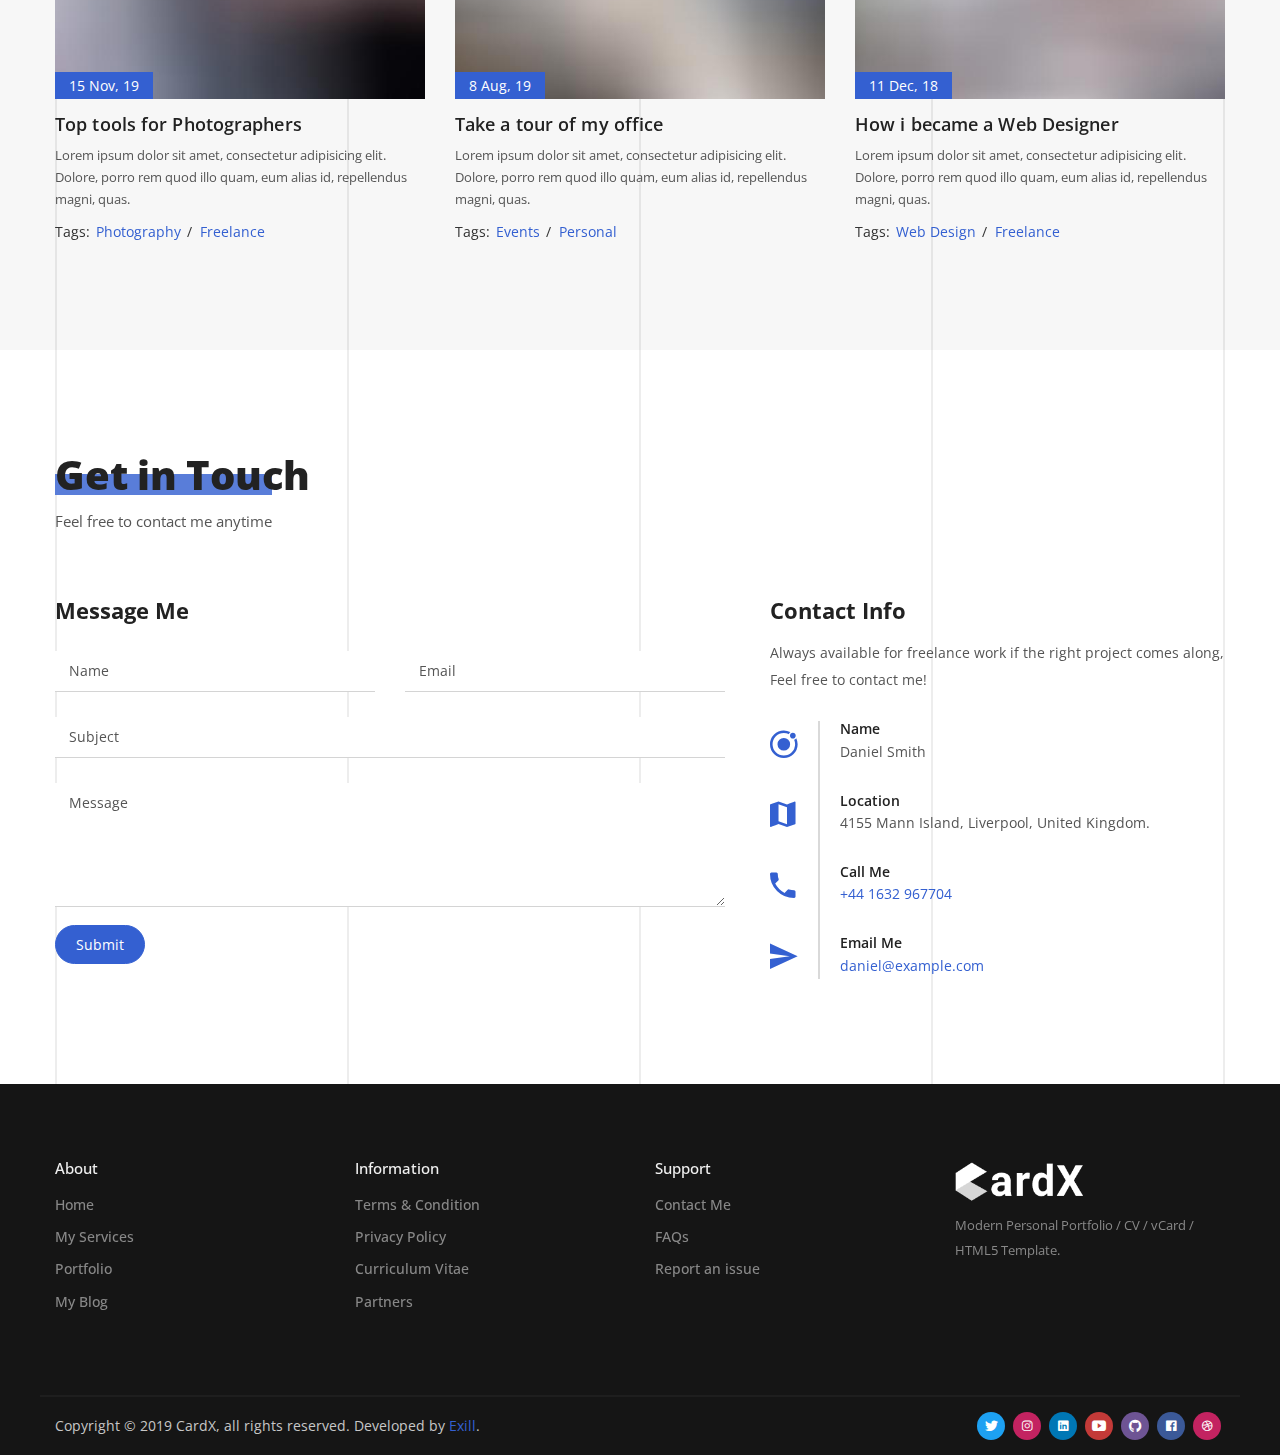
<file: template/default-light.html>
<!DOCTYPE html>
<html lang="zxx">

<head>
  <!-- Required meta tags-->
  <meta charset="utf-8">
  <!-- Title-->
  <title>CardX - Modern Personal Portfolio / CV / vCard / HTML5 Template</title>
  <!-- Description-->
  <meta name="description" content="Modern Personal Portfolio / CV / vCard / HTML5 Template">
  <meta name="viewport" content="width=device-width, initial-scale=1, shrink-to-fit=no">
  <!-- Favicons-->
  <link rel="apple-touch-icon" sizes="180x180" href="img/favicons/apple-touch-icon.png">
  <link rel="icon" type="image/png" sizes="32x32" href="img/favicons/favicon-32x32.png">
  <link rel="icon" type="image/png" sizes="16x16" href="img/favicons/favicon-16x16.png">
  <!-- Web fonts-->
  <link href="https://fonts.googleapis.com/css?family=Open+Sans:300,300i,400,400i,600,600i,700,700i,800,800i" rel="stylesheet">
  <!-- CSS vendors-->
  <link rel="stylesheet" href="css/bootstrap-custom.css">
  <link rel="stylesheet" href="css/ionicons.min.css">
  <link rel="stylesheet" href="css/owl.carousel.min.css">
  <link rel="stylesheet" href="css/owl.theme.default.min.css">
  <!-- Main CSS-->
  <link rel="stylesheet" href="css/main.css">
  <!-- CSS Color scheme-->
  <link id="color-scheme" rel="stylesheet" href="css/colors/main-nightskyblue.css">
  <!-- CSS Theme scheme-->
  <link id="theme-scheme" rel="stylesheet" href="css/themes/main-light.css">
  <!-- Custom CSS (Add your custom CSS styles to this file)-->
  <link rel="stylesheet" href="css/custom.css">
</head>

<body class="theme-light">
  <!-- Background lines-->
  <div class="background-lines">
    <div class="container d-flex justify-content-between"><span class="single-line"></span><span class="single-line"></span><span class="single-line"></span><span class="single-line"></span><span class="single-line"></span></div>
  </div>
  <!-- Preloader-->
  <div class="preloader">
    <div class="preloader-block"><span class="preloader-brand">
        <!-- We use inline SVG instead of PNG to avoid the delay when loading the logo-->
        <svg viewBox="0 0 207.96 61.87">
          <g style="isolation:isolate">
            <g>
              <g>
                <path d="M81.28,59.88a11,11,0,0,1-1-3.32,12.88,12.88,0,0,1-3.78,2.84A12.1,12.1,0,0,1,71,60.57a14.74,14.74,0,0,1-5-.82,12.31,12.31,0,0,1-4-2.29A10.52,10.52,0,0,1,59.34,54a10.34,10.34,0,0,1-1-4.46,11.84,11.84,0,0,1,1.08-5.16,10.09,10.09,0,0,1,3.23-3.83A15.54,15.54,0,0,1,68,38.11a30.08,30.08,0,0,1,7.43-.82h4.41V35.17a6.1,6.1,0,0,0-1.32-4.1,5.18,5.18,0,0,0-4.15-1.54,5.89,5.89,0,0,0-3.91,1.2A4.06,4.06,0,0,0,69.08,34H59.2a9.78,9.78,0,0,1,1.11-4.55,11.39,11.39,0,0,1,3.16-3.76,15.89,15.89,0,0,1,5-2.55,21,21,0,0,1,6.49-.94,20.62,20.62,0,0,1,5.95.82,13.45,13.45,0,0,1,4.72,2.44,11.12,11.12,0,0,1,3.09,4.07,13.64,13.64,0,0,1,1.11,5.69V50.89q0,1.57.1,2.82T90.17,56a11.64,11.64,0,0,0,.44,1.81,10.66,10.66,0,0,0,.65,1.52v.58ZM73.11,53a8.48,8.48,0,0,0,4.27-1.11,6.86,6.86,0,0,0,1.49-1.15,6.23,6.23,0,0,0,1-1.33V43.07H75.81a11.91,11.91,0,0,0-3.38.43,6.57,6.57,0,0,0-2.36,1.2A4.77,4.77,0,0,0,68.7,46.5a5.73,5.73,0,0,0-.44,2.27,4,4,0,0,0,1.3,3A5,5,0,0,0,73.11,53Z" transform="translate(0 -5.49)" fill="#fff" />
                <path d="M120.26,32.16q-.75-.1-1.76-.19t-1.79-.09a9.84,9.84,0,0,0-4.7,1,6,6,0,0,0-2.65,2.82v24.2H99.48v-37h9.33l.27,4.41a11.09,11.09,0,0,1,3.45-3.74,8.5,8.5,0,0,1,4.79-1.35,10.73,10.73,0,0,1,1.66.14,10.26,10.26,0,0,1,1.42.31Z" transform="translate(0 -5.49)" fill="#fff" />
                <path d="M124.92,41.12a28.48,28.48,0,0,1,1-7.69,18.16,18.16,0,0,1,2.82-6,12.77,12.77,0,0,1,4.55-3.86,13.43,13.43,0,0,1,6.15-1.37,11.5,11.5,0,0,1,5,1.06,12.07,12.07,0,0,1,3.88,3V7.38h9.91v52.5h-8.92L148.85,56a12.68,12.68,0,0,1-4.07,3.4,11.6,11.6,0,0,1-5.43,1.21,12.87,12.87,0,0,1-6.1-1.42,13.31,13.31,0,0,1-4.53-3.91,18.2,18.2,0,0,1-2.82-5.93,27.25,27.25,0,0,1-1-7.47Zm9.88.72a22.17,22.17,0,0,0,.38,4.2,10.88,10.88,0,0,0,1.21,3.4,6.4,6.4,0,0,0,2.19,2.29,6.14,6.14,0,0,0,3.3.84,7.21,7.21,0,0,0,4-1,6.92,6.92,0,0,0,2.48-2.84V34.11a6.77,6.77,0,0,0-2.48-2.85,7.17,7.17,0,0,0-3.91-1,6.23,6.23,0,0,0-3.32.84,6.3,6.3,0,0,0-2.2,2.31,11.35,11.35,0,0,0-1.23,3.45,21.92,21.92,0,0,0-.39,4.27Z" transform="translate(0 -5.49)" fill="#fff" />
                <path d="M186.46,27.28l9.33-17.16h11.79L193.09,34.79,208,59.88H196l-9.57-17.43-9.57,17.43H165l14.87-25.09L165.34,10.12h11.79Z" transform="translate(0 -5.49)" fill="#fff" />
                <polygon points="51.56 46.6 23.46 30.92 0 44.97 26.21 61.87 51.56 46.6" fill="#d6d6d6" style="mix-blend-mode:multiply" />
                <polygon points="50.63 14.7 26.35 0 0.2 17.02 0.2 44.97 50.63 14.7" fill="#fff" />
              </g>
            </g>
          </g>
        </svg></span>
      <div class="preloader-icon">
        <div class="progress-line"></div>
      </div>
    </div>
  </div>
  <header>
    <!-- Navbar-->
    <nav class="navbar fixed-top" id="navbar">
      <div class="container"><a class="navbar-brand" data-scroll="" href="#home-area"><img class="img-fluid" src="img/img-logo-light.png" alt="CardX"></a><a class="navbar-btn" href="#overlay-block"><span class="btn-line"></span></a></div>
    </nav>
    <!-- Overlay block-->
    <div class="overlay-block" id="overlay-block">
      <div class="f-basis-100">
        <div class="overlay-close" data-modal-close><span class="close-btn"><span class="btn-line"></span></span></div>
      </div>
      <div class="container">
        <ul class="overlay-menu nav flex-column" id="overlay-menu">
          <li class="nav-item"><a class="nav-link" data-scroll="" href="#home-area">Home</a></li>
          <li class="nav-item"><a class="nav-link" data-scroll="" href="#about-area">About</a></li>
          <li class="nav-item"><a class="nav-link" data-scroll="" href="#services-area">Services</a></li>
          <li class="nav-item"><a class="nav-link" data-scroll="" href="#portfolio-area">Portfolio</a></li>
          <li class="nav-item"><a class="nav-link" data-scroll="" href="#testimonials-area">Clients</a></li>
          <li class="nav-item"><a class="nav-link" data-scroll="" href="#contact-area">Contact</a></li>
        </ul>
      </div>
    </div>
    <!-- Home-->
    <section class="home-area element-cover-bg" id="home-area" style="background-image:url(img/home-light.png)">
      <div class="container h-100">
        <div class="row h-100 position-relative align-items-center">
          <div class="col-12 col-lg-7 home-content">
            <h5 class="content-greet">Hello, my name is <b>Daniel</b></h5>
            <h1 class="content-skills cd-headline clip">I’m a <span class="cd-words-wrapper single-skill"><b class="is-visible">Developer</b><b>Designer</b><b>Freelancer</b></span></h1>
            <p class="content-description">I'm a Web Developer with extensive experience for over 3 years. My expertise is to create and design Websites, Apps and more...</p><a class="btn content-work button-main" data-scroll="" href="#portfolio-area" role="button">My Work</a><a class="btn content-hire button-main button-scheme" data-scroll="" href="#contact-area" role="button">Hire me</a>
          </div><a href="#about-area" data-scroll="">
            <div class="home-tip">About me</div>
          </a>
          <div class="home-mouse">
            <div class="mouse-shape">
              <div class="mouse-wheel"></div>
            </div>
          </div>
        </div>
      </div>
    </section>
  </header>
  <!-- About-->
  <section class="single-section about-area" id="about-area">
    <div class="container">
      <div class="row align-items-center">
        <!-- Picture part-->
        <div class="col-12 col-lg-5 about-img"><img class="img-fluid img-thumbnail" src="img/about-img.jpg" alt="About Picture"></div>
        <!-- Content part-->
        <div class="col-12 col-lg-7 about-content">
          <div class="content-block">
            <h2 class="content-title">I’m Daniel Smith</h2>
            <h6 class="content-role">I am a Full-Stack Web Developer</h6>
            <div class="content-description">
              <p>I am a freelancer based in the United Kingdom and i have been building noteworthy websites for years. For this time i've done all types of projects.</p>
              <p>I help convert a vision and an idea into meaningful and useful products. Having a sharp eye for product evolution helps me prioritize tasks, iterate fast and deliver faster. If you're interested in working with me, don't hesitate to hire me.</p>
            </div><address class="content-info">
              <ul class="list-inline info-list">
                <li class="list-inline-item single-info"><span>Name:</span>
                  <p>Daniel Smith</p>
                </li>
                <li class="list-inline-item single-info"><span>Email:</span>
                  <p><a href="mailto:daniel@example.com">daniel@example.com</a></p>
                </li>
                <li class="list-inline-item single-info"><span>Age:</span>
                  <p>21</p>
                </li>
                <li class="list-inline-item single-info"><span>From:</span>
                  <p>Liverpool, United Kingdom</p>
                </li>
              </ul>
            </address><a class="btn content-download button-main button-scheme" href="#0" role="button">Download CV</a><a class="btn content-work button-main" data-scroll="" href="#portfolio-area" role="button">My Work</a>
          </div>
        </div>
      </div>
    </div>
  </section>
  <!-- Services-->
  <section class="single-section alt-bg services-area" id="services-area">
    <div class="container">
      <div class="row">
        <div class="col-12">
          <div class="section-heading">
            <h2 class="section-title">My Services</h2>
            <p class="section-description">Services i offer to my clients</p>
          </div>
        </div>
      </div>
      <div class="row">
        <!-- Single service-->
        <div class="col-12 col-md-6 col-lg-4">
          <div class="single-service media"><i class="icon service-icon ion-logo-css3"></i>
            <div class="service-body media-body">
              <h6 class="service-title">Design Trends</h6>
              <p class="service-description">Lorem ipsum dolor sit amet, consectetur adipisicing elit.</p>
            </div>
          </div>
        </div>
        <!-- Single service-->
        <div class="col-12 col-md-6 col-lg-4">
          <div class="single-service media"><i class="icon service-icon ion-md-images"></i>
            <div class="service-body media-body">
              <h6 class="service-title">PSD Design</h6>
              <p class="service-description">Lorem ipsum dolor sit amet, consectetur adipisicing elit.</p>
            </div>
          </div>
        </div>
        <!-- Single service-->
        <div class="col-12 col-md-6 col-lg-4">
          <div class="single-service media"><i class="icon service-icon ion-logo-ionic"></i>
            <div class="service-body media-body">
              <h6 class="service-title">Customer Support</h6>
              <p class="service-description">Lorem ipsum dolor sit amet, consectetur adipisicing elit.</p>
            </div>
          </div>
        </div>
        <!-- Single service-->
        <div class="col-12 col-md-6 col-lg-4">
          <div class="single-service media mb-lg-0"><i class="icon service-icon ion-logo-wordpress"></i>
            <div class="service-body media-body">
              <h6 class="service-title">Web Development</h6>
              <p class="service-description">Lorem ipsum dolor sit amet, consectetur adipisicing elit.</p>
            </div>
          </div>
        </div>
        <!-- Single service-->
        <div class="col-12 col-md-6 col-lg-4">
          <div class="single-service media mb-md-0"><i class="icon service-icon ion-md-move"></i>
            <div class="service-body media-body">
              <h6 class="service-title">Fully Responsive</h6>
              <p class="service-description">Lorem ipsum dolor sit amet, consectetur adipisicing elit.</p>
            </div>
          </div>
        </div>
        <!-- Single service-->
        <div class="col-12 col-md-6 col-lg-4">
          <div class="single-service media mb-0"><i class="icon service-icon ion-ios-rocket"></i>
            <div class="service-body media-body">
              <h6 class="service-title">Branding</h6>
              <p class="service-description">Lorem ipsum dolor sit amet, consectetur adipisicing elit.</p>
            </div>
          </div>
        </div>
      </div>
    </div>
  </section>
  <!-- Portfolio-->
  <section class="single-section portfolio-area" id="portfolio-area">
    <div class="container">
      <div class="row">
        <div class="col-12">
          <div class="section-heading">
            <h2 class="section-title">Portfolio</h2>
            <p class="section-description">Showcasing some of my best work</p>
          </div>
        </div>
      </div>
      <div class="row">
        <!-- Filter nav-->
        <div class="col-12">
          <ul class="list-inline filter-control" role="group" aria-label="Filter Control">
            <li class="list-inline-item tab-active" data-group="all">All</li>
            <li class="list-inline-item" data-group="brand">Brand</li>
            <li class="list-inline-item" data-group="design">Design</li>
            <li class="list-inline-item" data-group="photos">Photos</li>
          </ul>
        </div>
      </div>
      <!-- Thumbnail list-->
      <div class="shufflejs row" id="shufflejs">
        <!-- Single item-->
        <div class="single-item col-6 col-lg-4" data-groups="[&quot;design&quot;]"><a class="portfolio-item" href="#item-1">
            <div class="portfolio-wrapper"><img class="img-fluid" alt="Item" src="img/item-1.jpg">
              <div class="item-content">
                <h6 class="content-title">Label Tag Mockup</h6><span class="content-more">More Info</span>
              </div>
            </div>
          </a></div>
        <!-- Single item-->
        <div class="single-item col-6 col-lg-4" data-groups="[&quot;photos&quot;]"><a class="portfolio-item" href="#item-2">
            <div class="portfolio-wrapper"><img class="img-fluid" alt="Item" src="img/item-2.jpg">
              <div class="item-content">
                <h6 class="content-title">3D Bag Mockup</h6><span class="content-more">More Info</span>
              </div>
            </div>
          </a></div>
        <!-- Single item-->
        <div class="single-item col-6 col-lg-4" data-groups="[&quot;design&quot;]"><a class="portfolio-item" href="#item-3">
            <div class="portfolio-wrapper"><img class="img-fluid" alt="Item" src="img/item-3.jpg">
              <div class="item-content">
                <h6 class="content-title">Modern Bag Design</h6><span class="content-more">More Info</span>
              </div>
            </div>
          </a></div>
        <!-- Single item-->
        <div class="single-item col-6 col-lg-4" data-groups="[&quot;brand&quot;]"><a class="portfolio-item" href="#item-4">
            <div class="portfolio-wrapper mb-lg-0"><img class="img-fluid" alt="Item" src="img/item-4.jpg">
              <div class="item-content">
                <h6 class="content-title">Coffee Cup Design</h6><span class="content-more">More Info</span>
              </div>
            </div>
          </a></div>
        <!-- Single item-->
        <div class="single-item col-6 col-lg-4" data-groups="[&quot;brand&quot;]"><a class="portfolio-item" href="#item-5">
            <div class="portfolio-wrapper mb-0"><img class="img-fluid" alt="Item" src="img/item-5.jpg">
              <div class="item-content">
                <h6 class="content-title">T-Shirt Design</h6><span class="content-more">More Info</span>
              </div>
            </div>
          </a></div>
        <!-- Single item-->
        <div class="single-item col-6 col-lg-4" data-groups="[&quot;photos&quot;]"><a class="portfolio-item" href="#item-6">
            <div class="portfolio-wrapper mb-0"><img class="img-fluid" alt="Item" src="img/item-6.jpg">
              <div class="item-content">
                <h6 class="content-title">Packaging Box Mockup</h6><span class="content-more">More Info</span>
              </div>
            </div>
          </a></div>
        <div class="col-6 col-lg-4 sizer-element"></div>
      </div>
    </div>
    <!-- Single lightbox-->
    <div class="lightbox-wrapper" id="item-1">
      <div class="f-basis-100">
        <div class="lightbox-close" data-modal-close><span class="close-btn"><span class="btn-line"></span></span></div>
      </div>
      <div class="container">
        <div class="row">
          <div class="col-12 col-lg-5">
            <div class="lightbox-gallery owl-carousel owl-theme"><img class="img-fluid item-img" alt="Item" src="img/item-1.jpg"><img class="img-fluid item-img" alt="Item" src="img/item-2.jpg"><img class="img-fluid item-img" alt="Item" src="img/item-3.jpg"><img class="img-fluid item-img" alt="Item" src="img/item-4.jpg"><img class="img-fluid item-img" alt="Item" src="img/item-5.jpg"><img class="img-fluid item-img" alt="Item" src="img/item-6.jpg"></div>
          </div>
          <div class="col-12 col-lg-7">
            <div class="lightbox-content">
              <h3 class="content-title">Label Tag Mockup</h3>
              <div class="content-description">
                <p>Lorem ipsum dolor sit amet, consectetur adipisicing elit. Assumenda aut sapiente quo explicabo, quasi incidunt aperiam laudantium, nemo cum eaque inventore ut voluptas voluptatibus nihil! Amet soluta, ea illo sint?</p>
                <p>Lorem ipsum dolor sit amet, consectetur adipisicing elit. Obcaecati dignissimos culpa deserunt aspernatur ipsa veritatis alias labore tempore laboriosam commodi! Ab neque sunt, odio voluptatibus, dignissimos nisi consequuntur atque qui explicabo eligendi, harum in? Amet aspernatur atque quam. Illo natus tempora explicabo deleniti molestias numquam debitis repudiandae, repellendus voluptatum soluta?</p>
              </div>
              <ul class="list-inline content-info">
                <li class="list-inline-item single-info"><span>Client:</span>
                  <p>Envato</p>
                </li>
                <li class="list-inline-item single-info"><span>Categories:</span>
                  <p><a href="#0">Branding</a>, <a href="#0">Web Design</a></p>
                </li>
                <li class="list-inline-item single-info"><span>Date:</span>
                  <p>12 May, 2019</p>
                </li>
                <li class="list-inline-item single-info"><span>Technologies:</span>
                  <p>HTML5, SCSS, JS</p>
                </li>
              </ul><a class="btn content-btn button-main button-scheme" href="#0" role="button">Visit Project</a>
            </div>
          </div>
        </div>
      </div>
    </div>
    <!-- Single lightbox-->
    <div class="lightbox-wrapper" id="item-2">
      <div class="f-basis-100">
        <div class="lightbox-close" data-modal-close><span class="close-btn"><span class="btn-line"></span></span></div>
      </div>
      <div class="container">
        <div class="row">
          <div class="col-12 col-lg-5">
            <div class="lightbox-gallery owl-carousel owl-theme"><img class="img-fluid item-img" alt="Item" src="img/item-2.jpg"><img class="img-fluid item-img" alt="Item" src="img/item-1.jpg"><img class="img-fluid item-img" alt="Item" src="img/item-3.jpg"><img class="img-fluid item-img" alt="Item" src="img/item-4.jpg"><img class="img-fluid item-img" alt="Item" src="img/item-5.jpg"><img class="img-fluid item-img" alt="Item" src="img/item-6.jpg"></div>
          </div>
          <div class="col-12 col-lg-7">
            <div class="lightbox-content">
              <h3 class="content-title">3D Bag Mockup</h3>
              <div class="content-description">
                <p>Lorem ipsum dolor sit amet, consectetur adipisicing elit. Assumenda aut sapiente quo explicabo, quasi incidunt aperiam laudantium, nemo cum eaque inventore ut voluptas voluptatibus nihil! Amet soluta, ea illo sint?</p>
                <p>Lorem ipsum dolor sit amet, consectetur adipisicing elit. Obcaecati dignissimos culpa deserunt aspernatur ipsa veritatis alias labore tempore laboriosam commodi! Ab neque sunt, odio voluptatibus, dignissimos nisi consequuntur atque qui explicabo eligendi, harum in? Amet aspernatur atque quam. Illo natus tempora explicabo deleniti molestias numquam debitis repudiandae, repellendus voluptatum soluta?</p>
              </div>
              <ul class="list-inline content-info">
                <li class="list-inline-item single-info"><span>Client:</span>
                  <p>Envato</p>
                </li>
                <li class="list-inline-item single-info"><span>Categories:</span>
                  <p><a href="#0">Branding</a>, <a href="#0">Web Design</a></p>
                </li>
                <li class="list-inline-item single-info"><span>Date:</span>
                  <p>12 May, 2019</p>
                </li>
                <li class="list-inline-item single-info"><span>Technologies:</span>
                  <p>HTML5, SCSS, JS</p>
                </li>
              </ul><a class="btn content-btn button-main button-scheme" href="#0" role="button">Visit Project</a>
            </div>
          </div>
        </div>
      </div>
    </div>
    <!-- Single lightbox-->
    <div class="lightbox-wrapper" id="item-3">
      <div class="f-basis-100">
        <div class="lightbox-close" data-modal-close><span class="close-btn"><span class="btn-line"></span></span></div>
      </div>
      <div class="container">
        <div class="row">
          <div class="col-12 col-lg-5">
            <div class="lightbox-gallery owl-carousel owl-theme"><img class="img-fluid item-img" alt="Item" src="img/item-3.jpg"><img class="img-fluid item-img" alt="Item" src="img/item-1.jpg"><img class="img-fluid item-img" alt="Item" src="img/item-2.jpg"><img class="img-fluid item-img" alt="Item" src="img/item-4.jpg"><img class="img-fluid item-img" alt="Item" src="img/item-5.jpg"><img class="img-fluid item-img" alt="Item" src="img/item-6.jpg"></div>
          </div>
          <div class="col-12 col-lg-7">
            <div class="lightbox-content">
              <h3 class="content-title">Modern Bag Design</h3>
              <div class="content-description">
                <p>Lorem ipsum dolor sit amet, consectetur adipisicing elit. Assumenda aut sapiente quo explicabo, quasi incidunt aperiam laudantium, nemo cum eaque inventore ut voluptas voluptatibus nihil! Amet soluta, ea illo sint?</p>
                <p>Lorem ipsum dolor sit amet, consectetur adipisicing elit. Obcaecati dignissimos culpa deserunt aspernatur ipsa veritatis alias labore tempore laboriosam commodi! Ab neque sunt, odio voluptatibus, dignissimos nisi consequuntur atque qui explicabo eligendi, harum in? Amet aspernatur atque quam. Illo natus tempora explicabo deleniti molestias numquam debitis repudiandae, repellendus voluptatum soluta?</p>
              </div>
              <ul class="list-inline content-info">
                <li class="list-inline-item single-info"><span>Client:</span>
                  <p>Envato</p>
                </li>
                <li class="list-inline-item single-info"><span>Categories:</span>
                  <p><a href="#0">Branding</a>, <a href="#0">Web Design</a></p>
                </li>
                <li class="list-inline-item single-info"><span>Date:</span>
                  <p>12 May, 2019</p>
                </li>
                <li class="list-inline-item single-info"><span>Technologies:</span>
                  <p>HTML5, SCSS, JS</p>
                </li>
              </ul><a class="btn content-btn button-main button-scheme" href="#0" role="button">Visit Project</a>
            </div>
          </div>
        </div>
      </div>
    </div>
    <!-- Single lightbox-->
    <div class="lightbox-wrapper" id="item-4">
      <div class="f-basis-100">
        <div class="lightbox-close" data-modal-close><span class="close-btn"><span class="btn-line"></span></span></div>
      </div>
      <div class="container">
        <div class="row">
          <div class="col-12 col-lg-5">
            <div class="lightbox-gallery owl-carousel owl-theme"><img class="img-fluid item-img" alt="Item" src="img/item-4.jpg"><img class="img-fluid item-img" alt="Item" src="img/item-1.jpg"><img class="img-fluid item-img" alt="Item" src="img/item-2.jpg"><img class="img-fluid item-img" alt="Item" src="img/item-3.jpg"><img class="img-fluid item-img" alt="Item" src="img/item-5.jpg"><img class="img-fluid item-img" alt="Item" src="img/item-6.jpg"></div>
          </div>
          <div class="col-12 col-lg-7">
            <div class="lightbox-content">
              <h3 class="content-title">Coffee Cup Design</h3>
              <div class="content-description">
                <p>Lorem ipsum dolor sit amet, consectetur adipisicing elit. Assumenda aut sapiente quo explicabo, quasi incidunt aperiam laudantium, nemo cum eaque inventore ut voluptas voluptatibus nihil! Amet soluta, ea illo sint?</p>
                <p>Lorem ipsum dolor sit amet, consectetur adipisicing elit. Obcaecati dignissimos culpa deserunt aspernatur ipsa veritatis alias labore tempore laboriosam commodi! Ab neque sunt, odio voluptatibus, dignissimos nisi consequuntur atque qui explicabo eligendi, harum in? Amet aspernatur atque quam. Illo natus tempora explicabo deleniti molestias numquam debitis repudiandae, repellendus voluptatum soluta?</p>
              </div>
              <ul class="list-inline content-info">
                <li class="list-inline-item single-info"><span>Client:</span>
                  <p>Envato</p>
                </li>
                <li class="list-inline-item single-info"><span>Categories:</span>
                  <p><a href="#0">Branding</a>, <a href="#0">Web Design</a></p>
                </li>
                <li class="list-inline-item single-info"><span>Date:</span>
                  <p>12 May, 2019</p>
                </li>
                <li class="list-inline-item single-info"><span>Technologies:</span>
                  <p>HTML5, SCSS, JS</p>
                </li>
              </ul><a class="btn content-btn button-main button-scheme" href="#0" role="button">Visit Project</a>
            </div>
          </div>
        </div>
      </div>
    </div>
    <!-- Single lightbox-->
    <div class="lightbox-wrapper" id="item-5">
      <div class="f-basis-100">
        <div class="lightbox-close" data-modal-close><span class="close-btn"><span class="btn-line"></span></span></div>
      </div>
      <div class="container">
        <div class="row">
          <div class="col-12 col-lg-5">
            <div class="lightbox-gallery owl-carousel owl-theme"><img class="img-fluid item-img" alt="Item" src="img/item-5.jpg"><img class="img-fluid item-img" alt="Item" src="img/item-1.jpg"><img class="img-fluid item-img" alt="Item" src="img/item-2.jpg"><img class="img-fluid item-img" alt="Item" src="img/item-3.jpg"><img class="img-fluid item-img" alt="Item" src="img/item-4.jpg"><img class="img-fluid item-img" alt="Item" src="img/item-6.jpg"></div>
          </div>
          <div class="col-12 col-lg-7">
            <div class="lightbox-content">
              <h3 class="content-title">T-Shirt Design</h3>
              <div class="content-description">
                <p>Lorem ipsum dolor sit amet, consectetur adipisicing elit. Assumenda aut sapiente quo explicabo, quasi incidunt aperiam laudantium, nemo cum eaque inventore ut voluptas voluptatibus nihil! Amet soluta, ea illo sint?</p>
                <p>Lorem ipsum dolor sit amet, consectetur adipisicing elit. Obcaecati dignissimos culpa deserunt aspernatur ipsa veritatis alias labore tempore laboriosam commodi! Ab neque sunt, odio voluptatibus, dignissimos nisi consequuntur atque qui explicabo eligendi, harum in? Amet aspernatur atque quam. Illo natus tempora explicabo deleniti molestias numquam debitis repudiandae, repellendus voluptatum soluta?</p>
              </div>
              <ul class="list-inline content-info">
                <li class="list-inline-item single-info"><span>Client:</span>
                  <p>Envato</p>
                </li>
                <li class="list-inline-item single-info"><span>Categories:</span>
                  <p><a href="#0">Branding</a>, <a href="#0">Web Design</a></p>
                </li>
                <li class="list-inline-item single-info"><span>Date:</span>
                  <p>12 May, 2019</p>
                </li>
                <li class="list-inline-item single-info"><span>Technologies:</span>
                  <p>HTML5, SCSS, JS</p>
                </li>
              </ul><a class="btn content-btn button-main button-scheme" href="#0" role="button">Visit Project</a>
            </div>
          </div>
        </div>
      </div>
    </div>
    <!-- Single lightbox-->
    <div class="lightbox-wrapper" id="item-6">
      <div class="f-basis-100">
        <div class="lightbox-close" data-modal-close><span class="close-btn"><span class="btn-line"></span></span></div>
      </div>
      <div class="container">
        <div class="row">
          <div class="col-12 col-lg-5">
            <div class="lightbox-gallery owl-carousel owl-theme"><img class="img-fluid item-img" alt="Item" src="img/item-6.jpg"><img class="img-fluid item-img" alt="Item" src="img/item-1.jpg"><img class="img-fluid item-img" alt="Item" src="img/item-2.jpg"><img class="img-fluid item-img" alt="Item" src="img/item-3.jpg"><img class="img-fluid item-img" alt="Item" src="img/item-4.jpg"><img class="img-fluid item-img" alt="Item" src="img/item-5.jpg"></div>
          </div>
          <div class="col-12 col-lg-7">
            <div class="lightbox-content">
              <h3 class="content-title">Packaging Box Mockup</h3>
              <div class="content-description">
                <p>Lorem ipsum dolor sit amet, consectetur adipisicing elit. Assumenda aut sapiente quo explicabo, quasi incidunt aperiam laudantium, nemo cum eaque inventore ut voluptas voluptatibus nihil! Amet soluta, ea illo sint?</p>
                <p>Lorem ipsum dolor sit amet, consectetur adipisicing elit. Obcaecati dignissimos culpa deserunt aspernatur ipsa veritatis alias labore tempore laboriosam commodi! Ab neque sunt, odio voluptatibus, dignissimos nisi consequuntur atque qui explicabo eligendi, harum in? Amet aspernatur atque quam. Illo natus tempora explicabo deleniti molestias numquam debitis repudiandae, repellendus voluptatum soluta?</p>
              </div>
              <ul class="list-inline content-info">
                <li class="list-inline-item single-info"><span>Client:</span>
                  <p>Envato</p>
                </li>
                <li class="list-inline-item single-info"><span>Categories:</span>
                  <p><a href="#0">Branding</a>, <a href="#0">Web Design</a></p>
                </li>
                <li class="list-inline-item single-info"><span>Date:</span>
                  <p>12 May, 2019</p>
                </li>
                <li class="list-inline-item single-info"><span>Technologies:</span>
                  <p>HTML5, SCSS, JS</p>
                </li>
              </ul><a class="btn content-btn button-main button-scheme" href="#0" role="button">Visit Project</a>
            </div>
          </div>
        </div>
      </div>
    </div>
  </section>
  <!-- Hire-->
  <section class="single-section element-cover-bg hire-area" id="hire-area" style="background-image:url(img/hire.jpg)">
    <div class="container">
      <div class="row row-custom">
        <div class="col-12 col-md-9">
          <h1 class="hire-title">Let's work together!</h1>
          <p class="hire-description">I am available for freelance projects. Hire me and get your project done.</p>
        </div>
        <div class="col-12 col-md-3"><a class="btn hire-btn button-main button-scheme" data-scroll="" href="#contact-area" role="button">Hire me</a></div>
      </div>
    </div>
  </section>
  <!-- Testimonials-->
  <section class="single-section testimonials-area" id="testimonials-area">
    <div class="container">
      <div class="row">
        <div class="col-12">
          <div class="section-heading heading-center">
            <h2 class="section-title">Testimonials</h2>
            <p class="section-description">What my clients think about me</p>
          </div>
        </div>
      </div>
      <div class="row justify-content-center">
        <div class="owl-carousel owl-theme">
          <!-- Single review-->
          <div class="col-12 col-md-8 offset-md-2">
            <div class="single-review"><i class="icon ion-md-quote review-icon"></i>
              <p class="review-content">Daniel did an excellent creative job, addressing our request, and also providing his own graphic insight, he worked with us the entire way, being open to feedback and changes or edits when they arose. Quick and professional. Highly recommended, and will definitely work with him again.</p>
              <div class="review-client">
                <div class="media"><img class="img-fluid rounded-circle client-avatar" src="img/client-1.jpg" alt="Client">
                  <div class="client-details">
                    <h6 class="client-name">Julia Sakura</h6><span class="client-role">Envato Customer</span>
                  </div>
                </div>
              </div>
            </div>
          </div>
          <!-- Single review-->
          <div class="col-12 col-md-8 offset-md-2">
            <div class="single-review"><i class="icon ion-md-quote review-icon"></i>
              <p class="review-content">Daniel did an excellent creative job, addressing our request, and also providing his own graphic insight, he worked with us the entire way, being open to feedback and changes or edits when they arose. Quick and professional. Highly recommended, and will definitely work with him again.</p>
              <div class="review-client">
                <div class="media"><img class="img-fluid rounded-circle client-avatar" src="img/client-2.jpg" alt="Client">
                  <div class="client-details">
                    <h6 class="client-name">John Santana</h6><span class="client-role">Entrepreneur</span>
                  </div>
                </div>
              </div>
            </div>
          </div>
          <!-- Single review-->
          <div class="col-12 col-md-8 offset-md-2">
            <div class="single-review"><i class="icon ion-md-quote review-icon"></i>
              <p class="review-content">Daniel did an excellent creative job, addressing our request, and also providing his own graphic insight, he worked with us the entire way, being open to feedback and changes or edits when they arose. Quick and professional. Highly recommended, and will definitely work with him again.</p>
              <div class="review-client">
                <div class="media"><img class="img-fluid rounded-circle client-avatar" src="img/client-3.jpg" alt="Client">
                  <div class="client-details">
                    <h6 class="client-name">Maria Wilson</h6><span class="client-role">Envato Customer</span>
                  </div>
                </div>
              </div>
            </div>
          </div>
        </div>
      </div>
    </div>
  </section>
  <!-- Blog-->
  <section class="single-section alt-bg blog-area" id="blog-area">
    <div class="container">
      <div class="row">
        <div class="col-12">
          <div class="section-heading">
            <h2 class="section-title">My Blog</h2>
            <p class="section-description">Check out my latest blog posts</p>
          </div>
        </div>
      </div>
      <div class="row justify-content-center">
        <!-- Single post-->
        <div class="col-12 col-sm-8 col-lg-4">
          <div class="card single-post"><a class="post-img" href="#0"><img class="card-img-top" src="img/post-1.jpg" alt="Blog post"><span class="content-date">15 Nov, 19</span></a>
            <div class="card-body post-content"><a href="#0">
                <h5 class="card-title content-title">Top tools for Photographers</h5>
              </a>
              <p class="card-text content-description">Lorem ipsum dolor sit amet, consectetur adipisicing elit. Dolore, porro rem quod illo quam, eum alias id, repellendus magni, quas.</p>
              <div class="content-tags"><span class="tags-title">Tags:</span>
                <ul class="list-unstyled list-inline tags-list">
                  <li class="list-inline-item"><a href="#0">Photography</a></li>
                  <li class="list-inline-item"><a href="#0">Freelance</a></li>
                </ul>
              </div>
            </div>
          </div>
        </div>
        <!-- Single post-->
        <div class="col-12 col-sm-8 col-lg-4">
          <div class="card single-post"><a class="post-img" href="#0"><img class="card-img-top" src="img/post-2.jpg" alt="Blog post"><span class="content-date">8 Aug, 19</span></a>
            <div class="card-body post-content"><a href="#0">
                <h5 class="card-title content-title">Take a tour of my office</h5>
              </a>
              <p class="card-text content-description">Lorem ipsum dolor sit amet, consectetur adipisicing elit. Dolore, porro rem quod illo quam, eum alias id, repellendus magni, quas.</p>
              <div class="content-tags"><span class="tags-title">Tags:</span>
                <ul class="list-unstyled list-inline tags-list">
                  <li class="list-inline-item"><a href="#0">Events</a></li>
                  <li class="list-inline-item"><a href="#0">Personal</a></li>
                </ul>
              </div>
            </div>
          </div>
        </div>
        <!-- Single post-->
        <div class="col-12 col-sm-8 col-lg-4">
          <div class="card single-post"><a class="post-img" href="#0"><img class="card-img-top" src="img/post-3.jpg" alt="Blog post"><span class="content-date">11 Dec, 18</span></a>
            <div class="card-body post-content"><a href="#0">
                <h5 class="card-title content-title">How i became a Web Designer</h5>
              </a>
              <p class="card-text content-description">Lorem ipsum dolor sit amet, consectetur adipisicing elit. Dolore, porro rem quod illo quam, eum alias id, repellendus magni, quas.</p>
              <div class="content-tags"><span class="tags-title">Tags:</span>
                <ul class="list-unstyled list-inline tags-list">
                  <li class="list-inline-item"><a href="#0">Web Design</a></li>
                  <li class="list-inline-item"><a href="#0">Freelance</a></li>
                </ul>
              </div>
            </div>
          </div>
        </div>
      </div>
    </div>
  </section>
  <!-- Contact-->
  <section class="single-section contact-area" id="contact-area">
    <div class="container">
      <div class="row">
        <div class="col-12">
          <div class="section-heading">
            <h2 class="section-title">Get in Touch</h2>
            <p class="section-description">Feel free to contact me anytime</p>
          </div>
        </div>
      </div>
      <div class="row">
        <!-- Contact form-->
        <div class="col-12 col-lg-7">
          <form class="contact-form" id="contact-form" method="post" action="php/contact.php">
            <h4 class="form-title">Message Me</h4>
            <div class="row">
              <div class="col-12 col-md-6 form-group"><input class="form-control" id="contact-name" type="text" name="name" placeholder="Name" required=""></div>
              <div class="col-12 col-md-6 form-group"><input class="form-control" id="contact-email" type="email" name="email" placeholder="Email" required=""></div>
              <div class="col-12 form-group"><input class="form-control" id="contact-subject" type="text" name="subject" placeholder="Subject" required=""></div>
              <div class="col-12 form-group form-message"><textarea class="form-control" id="contact-message" name="message" placeholder="Message" rows="5" required=""></textarea></div>
              <div class="col-12 form-submit"><button class="btn button-main button-scheme" id="contact-submit" type="submit">Submit</button>
                <p class="contact-error">Oops! Something went wrong. Please try again.</p>
              </div>
            </div>
          </form>
        </div>
        <!-- Contact info-->
        <div class="col-12 col-lg-5">
          <div class="contact-info">
            <h4 class="info-title">Contact Info</h4>
            <p class="info-description">Always available for freelance work if the right project comes along, Feel free to contact me!</p>
            <ul class="list-unstyled list-info">
              <li>
                <div class="media align-items-center"><span class="info-icon"><i class="icon ion-logo-ionic"></i></span>
                  <div class="media-body info-details">
                    <h6 class="info-type">Name</h6><span class="info-value">Daniel Smith</span>
                  </div>
                </div>
              </li>
              <li>
                <div class="media align-items-center"><span class="info-icon"><i class="icon ion-md-map"></i></span>
                  <div class="media-body info-details">
                    <h6 class="info-type">Location</h6><span class="info-value">4155 Mann Island, Liverpool, United Kingdom.</span>
                  </div>
                </div>
              </li>
              <li>
                <div class="media align-items-center"><span class="info-icon"><i class="icon ion-md-call"></i></span>
                  <div class="media-body info-details">
                    <h6 class="info-type">Call Me</h6><span class="info-value"><a href="tel:+441632967704">+44 1632 967704</a></span>
                  </div>
                </div>
              </li>
              <li>
                <div class="media align-items-center"><span class="info-icon"><i class="icon ion-md-send"></i></span>
                  <div class="media-body info-details">
                    <h6 class="info-type">Email Me</h6><span class="info-value"><a href="mailto:daniel@example.com">daniel@example.com</a></span>
                  </div>
                </div>
              </li>
            </ul>
          </div>
        </div>
      </div>
    </div>
  </section>
  <!-- Footer-->
  <footer class="footer-area single-section">
    <div class="container">
      <!-- Main footer-->
      <div class="row main-footer">
        <div class="col-12 col-md-3">
          <h5 class="column-title">About</h5>
          <ul class="list-unstyled column-content">
            <li><a data-scroll="" href="#home-area">Home</a></li>
            <li><a data-scroll="" href="#services-area">My Services</a></li>
            <li><a data-scroll="" href="#portfolio-area">Portfolio</a></li>
            <li><a data-scroll="" href="#blog-area">My Blog</a></li>
          </ul>
        </div>
        <div class="col-12 col-md-3">
          <h5 class="column-title">Information</h5>
          <ul class="list-unstyled column-content">
            <li><a href="#0">Terms & Condition</a></li>
            <li><a href="#0">Privacy Policy</a></li>
            <li><a href="#0">Curriculum Vitae</a></li>
            <li><a href="#0">Partners</a></li>
          </ul>
        </div>
        <div class="col-12 col-md-3">
          <h5 class="column-title">Support</h5>
          <ul class="list-unstyled column-content">
            <li><a data-scroll="" href="#contact-area">Contact Me</a></li>
            <li><a href="#0">FAQs</a></li>
            <li><a href="#0">Report an issue</a></li>
          </ul>
        </div>
        <div class="col-12 col-md-3 logo-wrapper"><img class="img-fluid brand-logo" src="img/img-logo-dark.png" alt="CardX">
          <p class="brand-description">Modern Personal Portfolio / CV / vCard / HTML5 Template.</p>
        </div>
      </div>
      <!-- Mini footer-->
      <div class="mini-footer">
        <p class="copyright-notice">Copyright © 2019 CardX, all rights reserved. Developed by <a href="https://themeforest.net/user/exill" target="_blank">Exill</a>.</p>
        <div class="social-medias"><a class="twitter" href="#0"><i class="icon ion-logo-twitter"></i></a><a class="instagram" href="#0"><i class="icon ion-logo-instagram"></i></a><a class="linkedin" href="#0"><i class="icon ion-logo-linkedin"></i></a><a class="youtube" href="#0"><i class="icon ion-logo-youtube"></i></a><a class="github" href="#0"><i class="icon ion-logo-github"></i></a><a class="facebook" href="#0"><i class="icon ion-logo-facebook"></i></a><a class="dribbble" href="#0"><i class="icon ion-logo-dribbble"></i></a></div>
      </div>
    </div>
  </footer>
  <!-- Scripts-->
  <script src="js/jquery.min.js"></script>
  <script src="js/bootstrap.bundle.min.js"></script>
  <script src="https://cdn.polyfill.io/v2/polyfill.min.js?features=Set,Array.from,Object.assign,Array.prototype.find,Array.prototype.includes"></script>
  <script src="js/shuffle.min.js"></script>
  <script src="js/animatedModal.js"></script>
  <script src="js/owl.carousel.min.js"></script>
  <script src="js/main.js"></script>
  <!-- Custom JS (Add your custom JS scripts to this file)-->
  <script src="js/custom.js"></script>
</body>

</html>
</file>
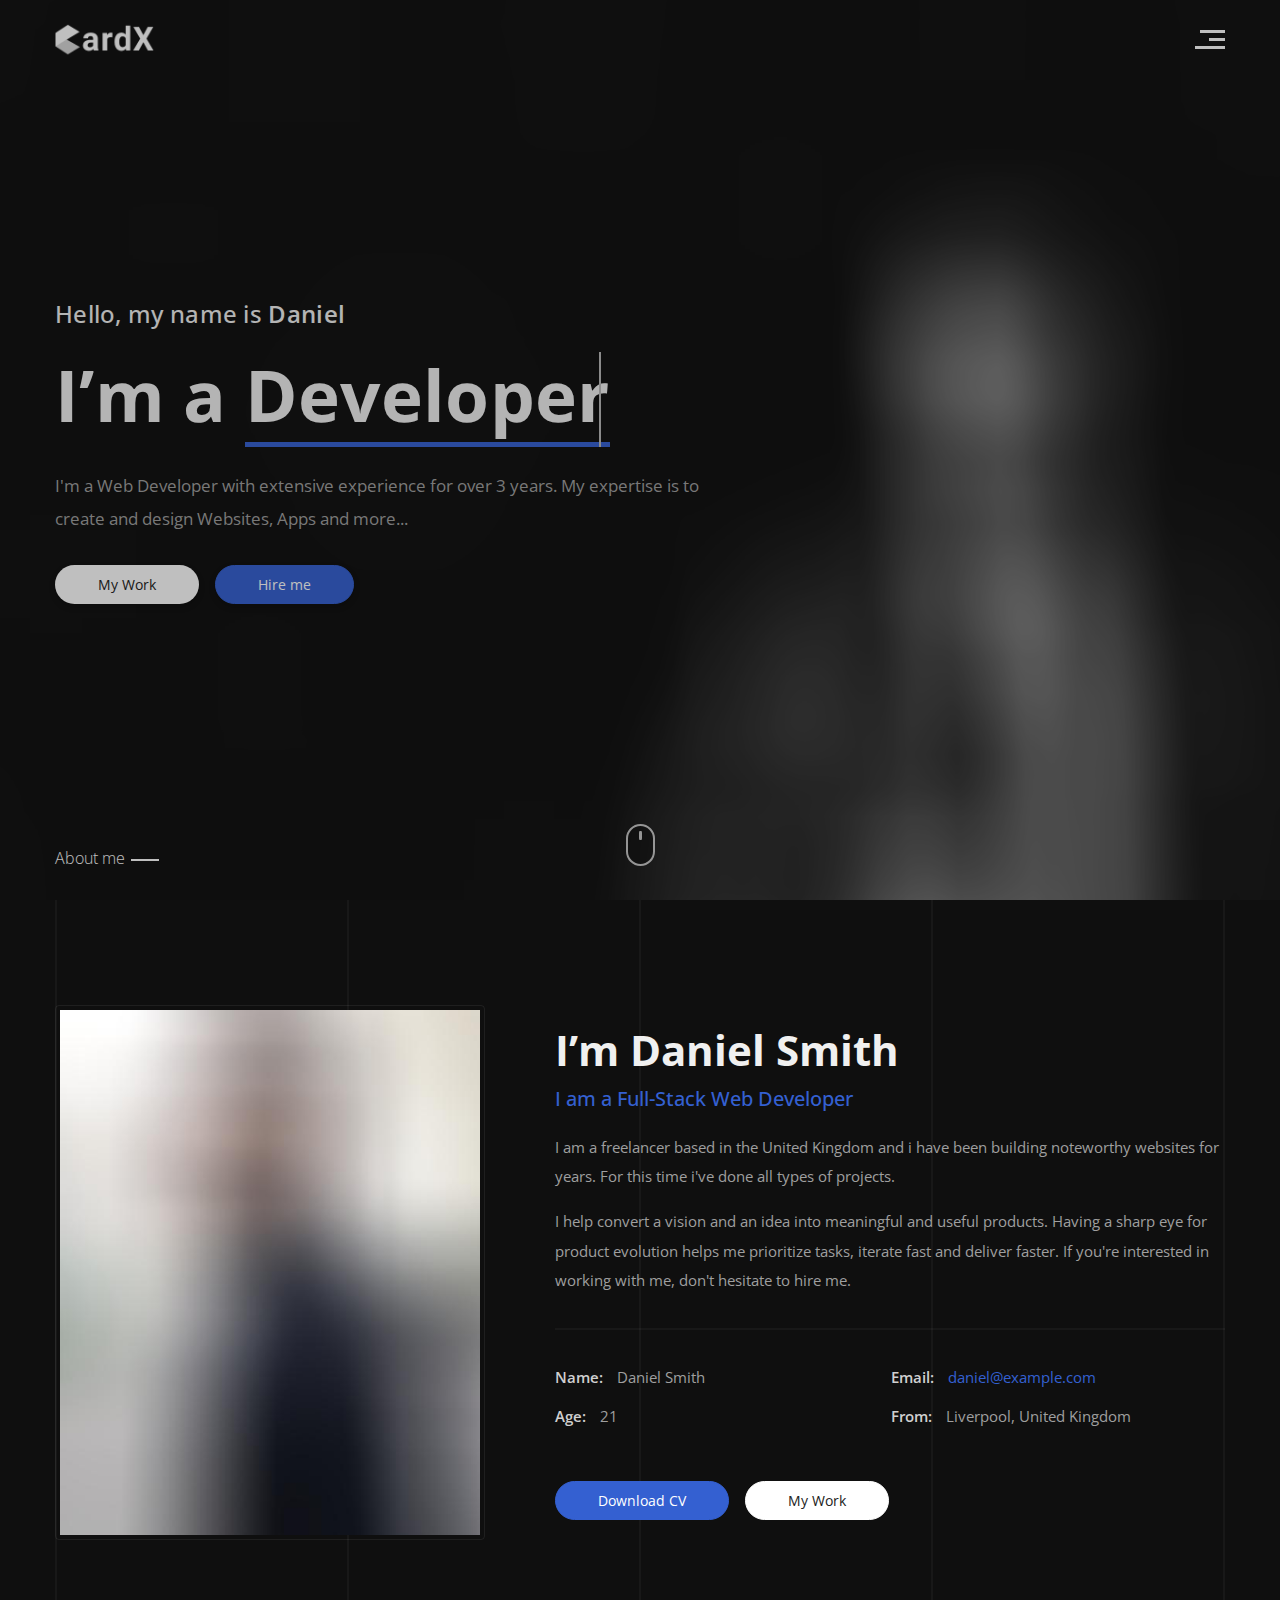
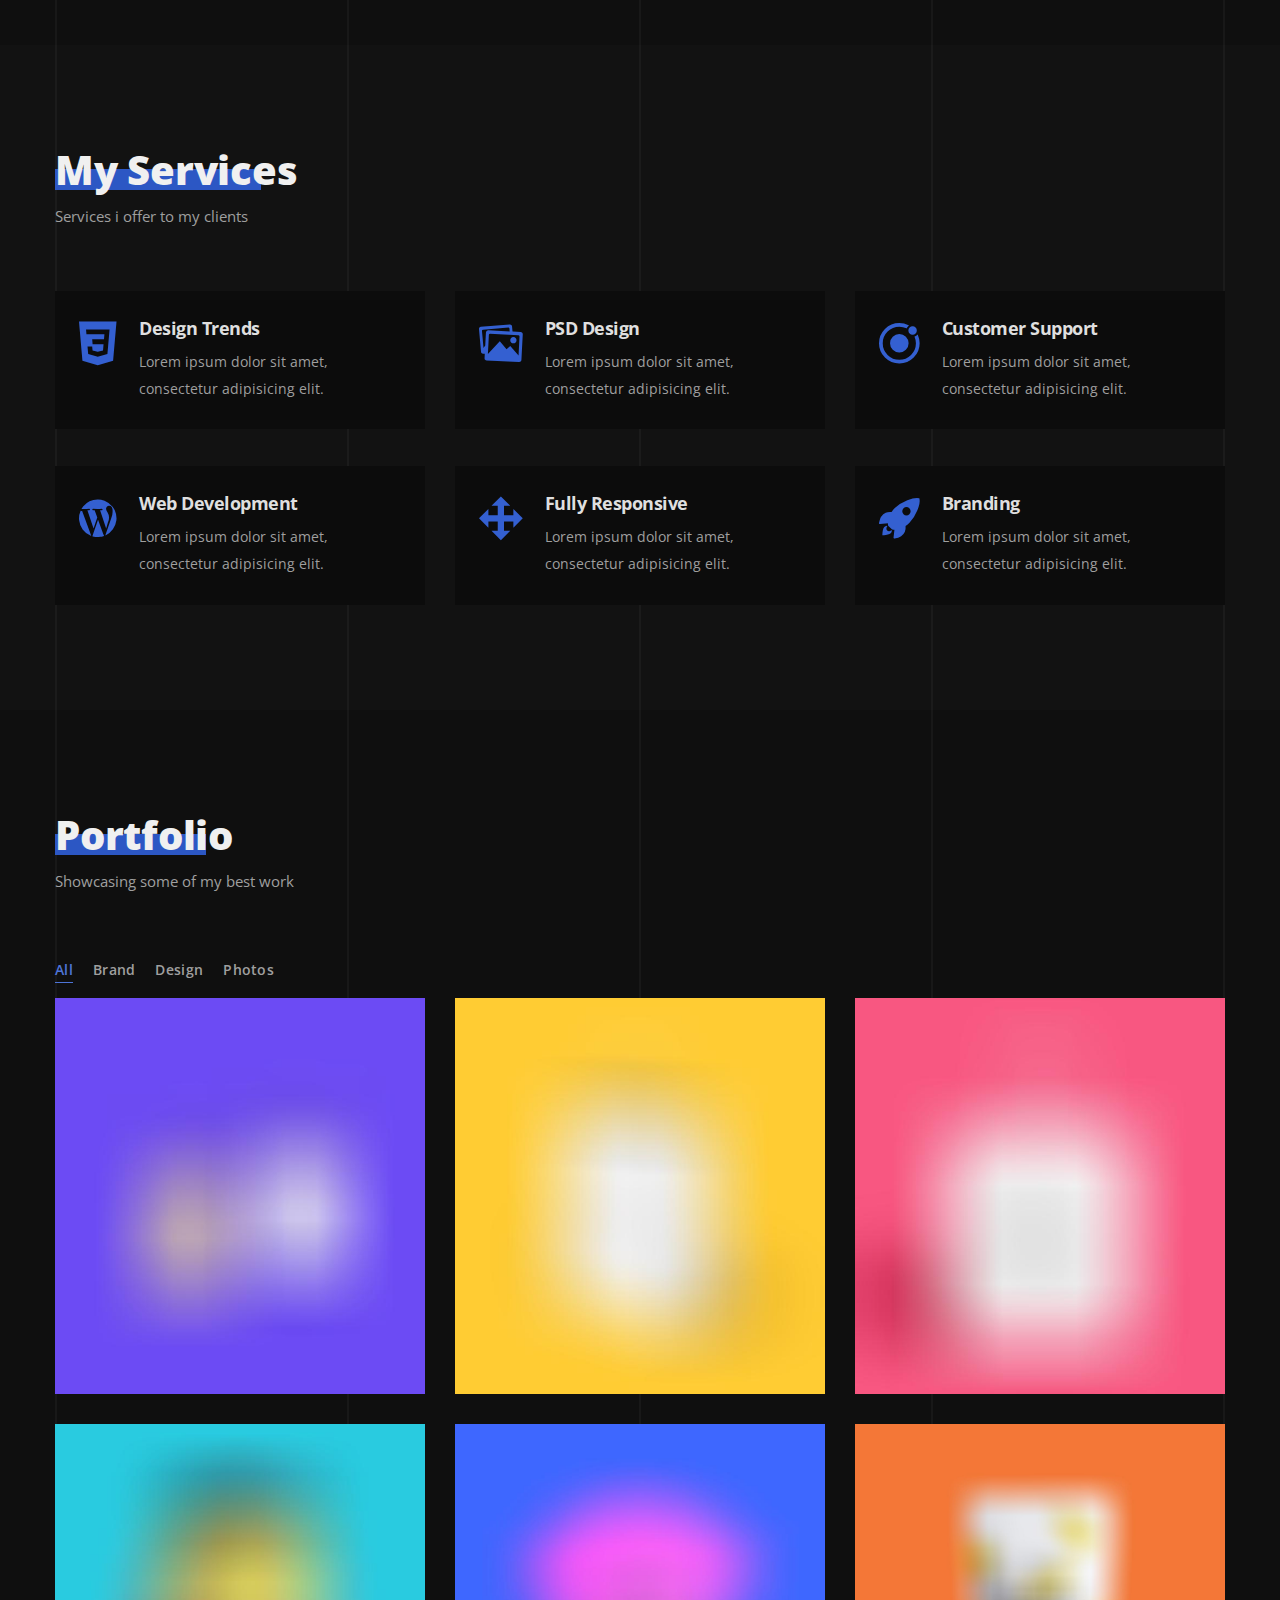
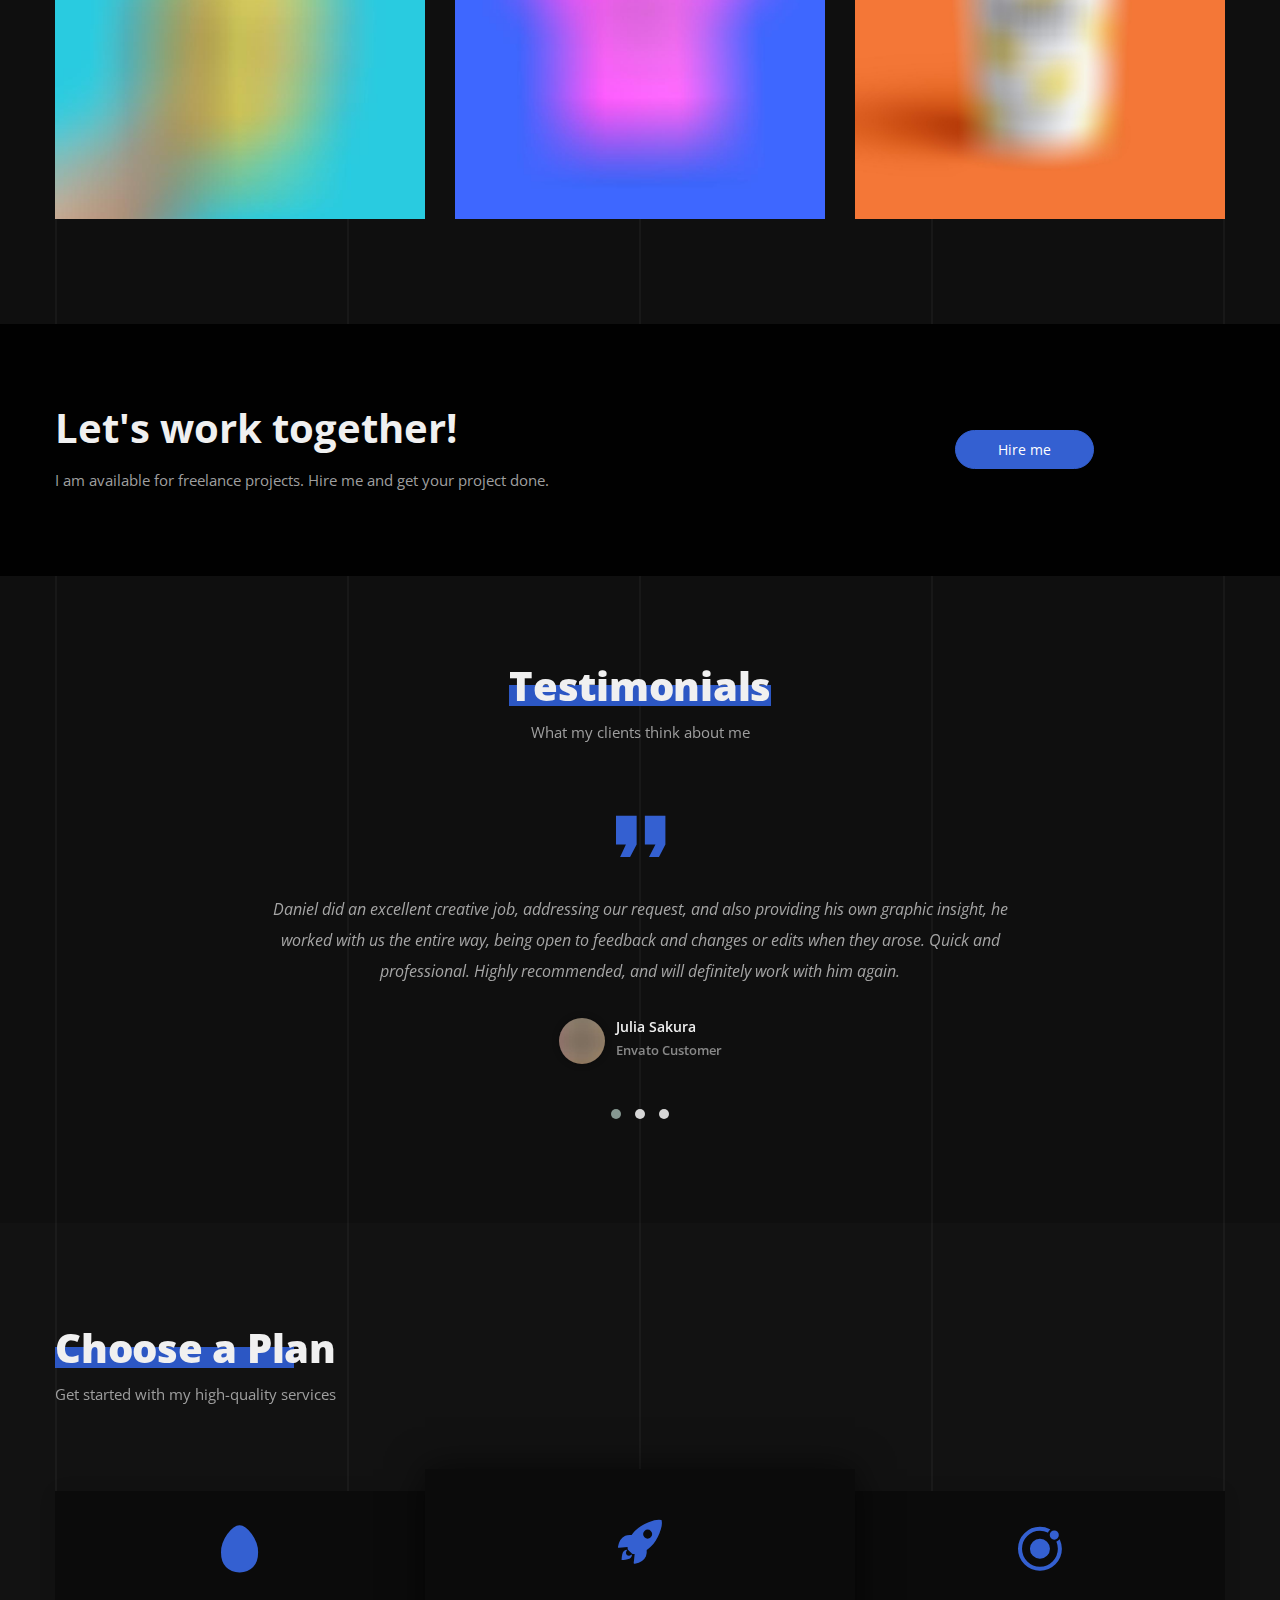
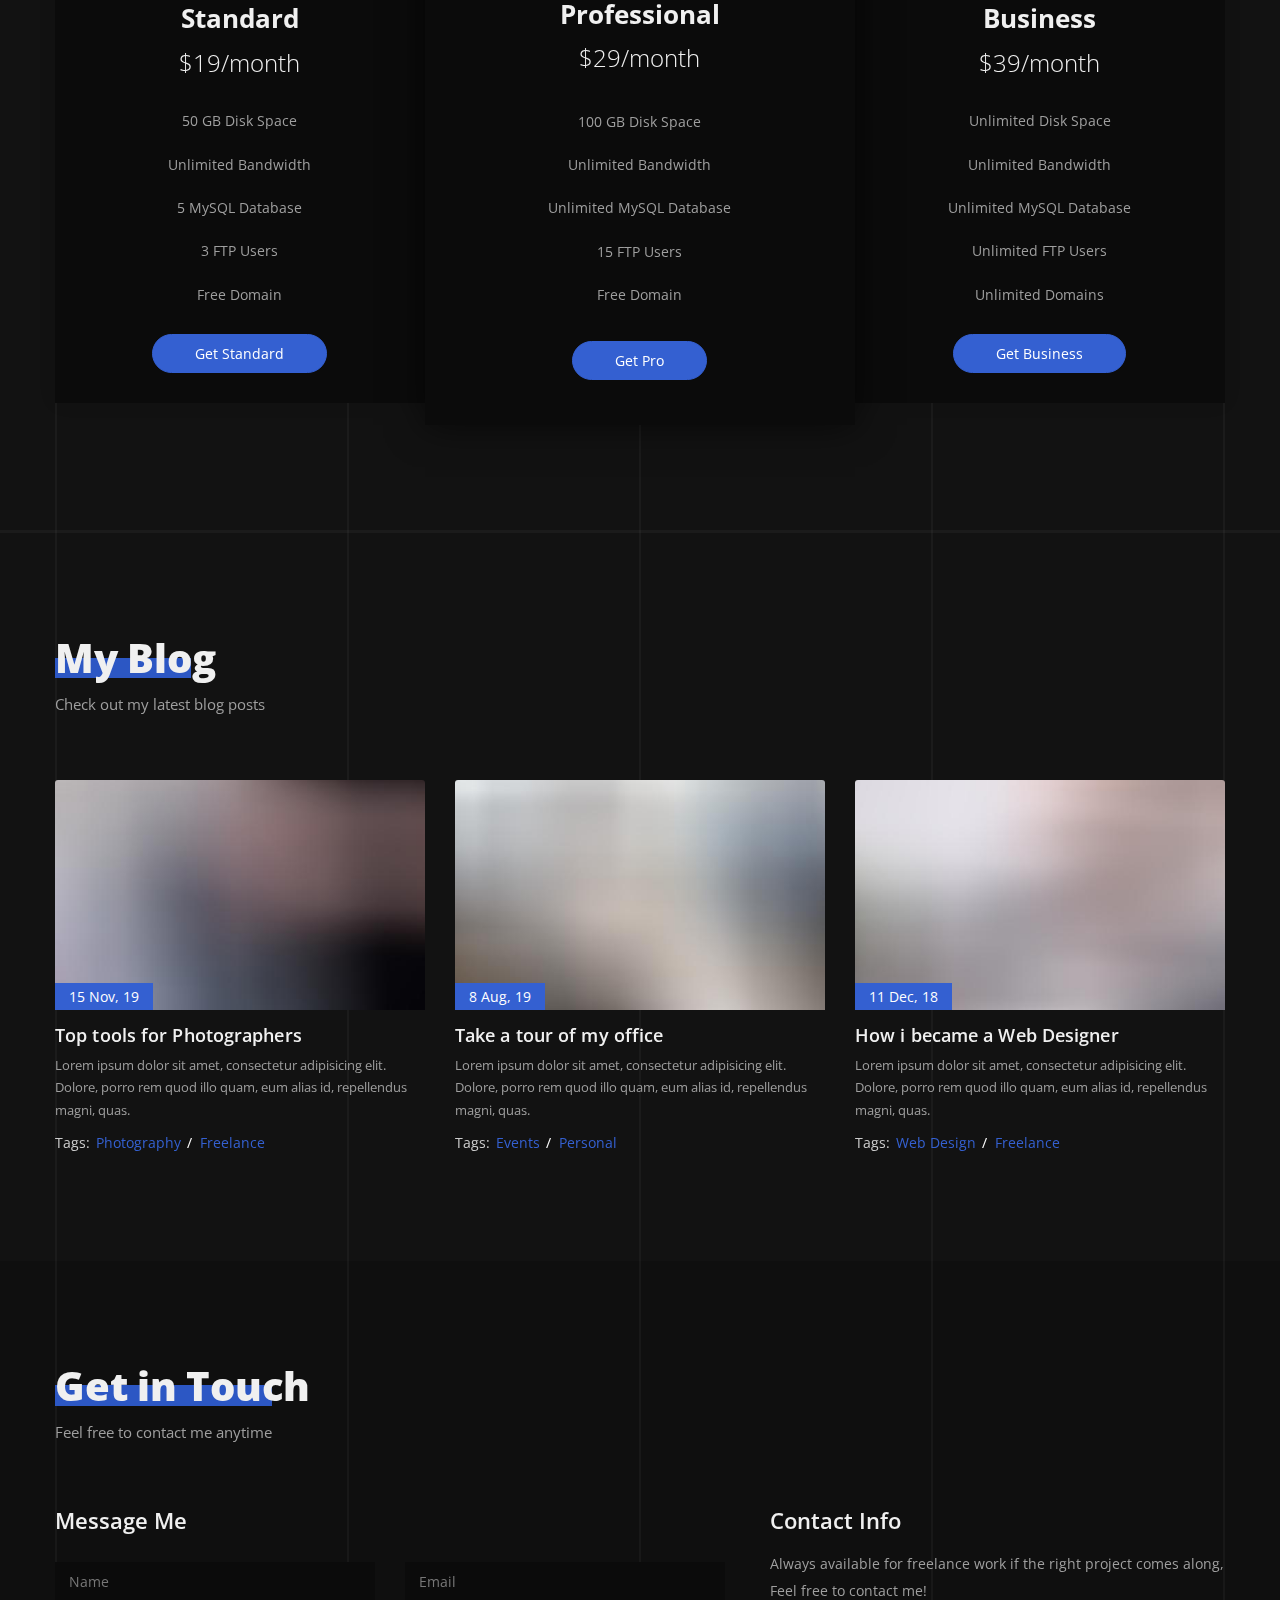
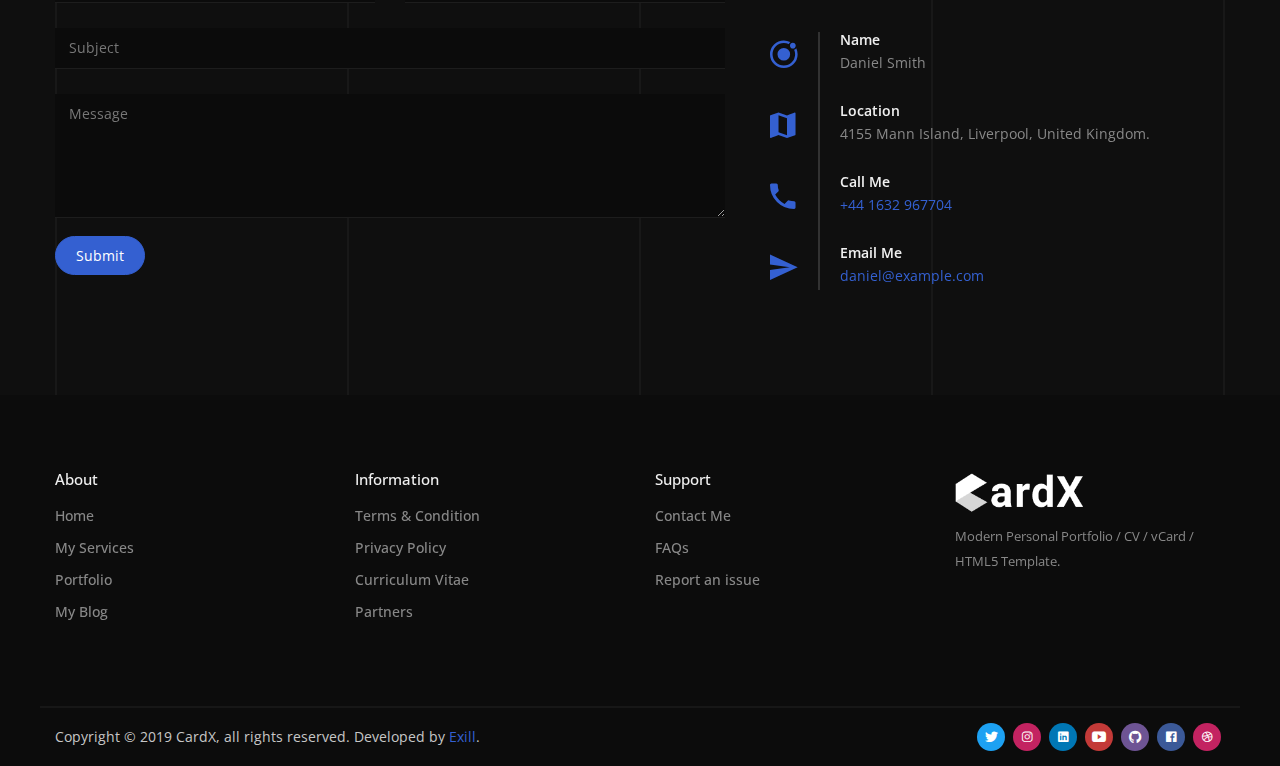
<file: template/pricing-dark.html>
<!DOCTYPE html>
<html lang="zxx">

<head>
  <!-- Required meta tags-->
  <meta charset="utf-8">
  <!-- Title-->
  <title>CardX - Modern Personal Portfolio / CV / vCard / HTML5 Template</title>
  <!-- Description-->
  <meta name="description" content="Modern Personal Portfolio / CV / vCard / HTML5 Template">
  <meta name="viewport" content="width=device-width, initial-scale=1, shrink-to-fit=no">
  <!-- Favicons-->
  <link rel="apple-touch-icon" sizes="180x180" href="img/favicons/apple-touch-icon.png">
  <link rel="icon" type="image/png" sizes="32x32" href="img/favicons/favicon-32x32.png">
  <link rel="icon" type="image/png" sizes="16x16" href="img/favicons/favicon-16x16.png">
  <!-- Web fonts-->
  <link href="https://fonts.googleapis.com/css?family=Open+Sans:300,300i,400,400i,600,600i,700,700i,800,800i" rel="stylesheet">
  <!-- CSS vendors-->
  <link rel="stylesheet" href="css/bootstrap-custom.css">
  <link rel="stylesheet" href="css/ionicons.min.css">
  <link rel="stylesheet" href="css/owl.carousel.min.css">
  <link rel="stylesheet" href="css/owl.theme.default.min.css">
  <!-- Main CSS-->
  <link rel="stylesheet" href="css/main.css">
  <!-- CSS Color scheme-->
  <link id="color-scheme" rel="stylesheet" href="css/colors/main-nightskyblue.css">
  <!-- CSS Theme scheme-->
  <link id="theme-scheme" rel="stylesheet" href="css/themes/main-dark.css">
  <!-- Custom CSS (Add your custom CSS styles to this file)-->
  <link rel="stylesheet" href="css/custom.css">
</head>

<body class="theme-dark">
  <!-- Background lines-->
  <div class="background-lines">
    <div class="container d-flex justify-content-between"><span class="single-line"></span><span class="single-line"></span><span class="single-line"></span><span class="single-line"></span><span class="single-line"></span></div>
  </div>
  <!-- Preloader-->
  <div class="preloader">
    <div class="preloader-block"><span class="preloader-brand">
        <!-- We use inline SVG instead of PNG to avoid the delay when loading the logo-->
        <svg viewBox="0 0 207.96 61.87">
          <g style="isolation:isolate">
            <g>
              <g>
                <path d="M81.28,59.88a11,11,0,0,1-1-3.32,12.88,12.88,0,0,1-3.78,2.84A12.1,12.1,0,0,1,71,60.57a14.74,14.74,0,0,1-5-.82,12.31,12.31,0,0,1-4-2.29A10.52,10.52,0,0,1,59.34,54a10.34,10.34,0,0,1-1-4.46,11.84,11.84,0,0,1,1.08-5.16,10.09,10.09,0,0,1,3.23-3.83A15.54,15.54,0,0,1,68,38.11a30.08,30.08,0,0,1,7.43-.82h4.41V35.17a6.1,6.1,0,0,0-1.32-4.1,5.18,5.18,0,0,0-4.15-1.54,5.89,5.89,0,0,0-3.91,1.2A4.06,4.06,0,0,0,69.08,34H59.2a9.78,9.78,0,0,1,1.11-4.55,11.39,11.39,0,0,1,3.16-3.76,15.89,15.89,0,0,1,5-2.55,21,21,0,0,1,6.49-.94,20.62,20.62,0,0,1,5.95.82,13.45,13.45,0,0,1,4.72,2.44,11.12,11.12,0,0,1,3.09,4.07,13.64,13.64,0,0,1,1.11,5.69V50.89q0,1.57.1,2.82T90.17,56a11.64,11.64,0,0,0,.44,1.81,10.66,10.66,0,0,0,.65,1.52v.58ZM73.11,53a8.48,8.48,0,0,0,4.27-1.11,6.86,6.86,0,0,0,1.49-1.15,6.23,6.23,0,0,0,1-1.33V43.07H75.81a11.91,11.91,0,0,0-3.38.43,6.57,6.57,0,0,0-2.36,1.2A4.77,4.77,0,0,0,68.7,46.5a5.73,5.73,0,0,0-.44,2.27,4,4,0,0,0,1.3,3A5,5,0,0,0,73.11,53Z" transform="translate(0 -5.49)" fill="#fff" />
                <path d="M120.26,32.16q-.75-.1-1.76-.19t-1.79-.09a9.84,9.84,0,0,0-4.7,1,6,6,0,0,0-2.65,2.82v24.2H99.48v-37h9.33l.27,4.41a11.09,11.09,0,0,1,3.45-3.74,8.5,8.5,0,0,1,4.79-1.35,10.73,10.73,0,0,1,1.66.14,10.26,10.26,0,0,1,1.42.31Z" transform="translate(0 -5.49)" fill="#fff" />
                <path d="M124.92,41.12a28.48,28.48,0,0,1,1-7.69,18.16,18.16,0,0,1,2.82-6,12.77,12.77,0,0,1,4.55-3.86,13.43,13.43,0,0,1,6.15-1.37,11.5,11.5,0,0,1,5,1.06,12.07,12.07,0,0,1,3.88,3V7.38h9.91v52.5h-8.92L148.85,56a12.68,12.68,0,0,1-4.07,3.4,11.6,11.6,0,0,1-5.43,1.21,12.87,12.87,0,0,1-6.1-1.42,13.31,13.31,0,0,1-4.53-3.91,18.2,18.2,0,0,1-2.82-5.93,27.25,27.25,0,0,1-1-7.47Zm9.88.72a22.17,22.17,0,0,0,.38,4.2,10.88,10.88,0,0,0,1.21,3.4,6.4,6.4,0,0,0,2.19,2.29,6.14,6.14,0,0,0,3.3.84,7.21,7.21,0,0,0,4-1,6.92,6.92,0,0,0,2.48-2.84V34.11a6.77,6.77,0,0,0-2.48-2.85,7.17,7.17,0,0,0-3.91-1,6.23,6.23,0,0,0-3.32.84,6.3,6.3,0,0,0-2.2,2.31,11.35,11.35,0,0,0-1.23,3.45,21.92,21.92,0,0,0-.39,4.27Z" transform="translate(0 -5.49)" fill="#fff" />
                <path d="M186.46,27.28l9.33-17.16h11.79L193.09,34.79,208,59.88H196l-9.57-17.43-9.57,17.43H165l14.87-25.09L165.34,10.12h11.79Z" transform="translate(0 -5.49)" fill="#fff" />
                <polygon points="51.56 46.6 23.46 30.92 0 44.97 26.21 61.87 51.56 46.6" fill="#d6d6d6" style="mix-blend-mode:multiply" />
                <polygon points="50.63 14.7 26.35 0 0.2 17.02 0.2 44.97 50.63 14.7" fill="#fff" />
              </g>
            </g>
          </g>
        </svg></span>
      <div class="preloader-icon">
        <div class="progress-line"></div>
      </div>
    </div>
  </div>
  <header>
    <!-- Navbar-->
    <nav class="navbar fixed-top" id="navbar">
      <div class="container"><a class="navbar-brand" data-scroll="" href="#home-area"><img class="img-fluid" src="img/img-logo-dark.png" alt="CardX"></a><a class="navbar-btn" href="#overlay-block"><span class="btn-line"></span></a></div>
    </nav>
    <!-- Overlay block-->
    <div class="overlay-block" id="overlay-block">
      <div class="f-basis-100">
        <div class="overlay-close" data-modal-close><span class="close-btn"><span class="btn-line"></span></span></div>
      </div>
      <div class="container">
        <ul class="overlay-menu nav flex-column" id="overlay-menu">
          <li class="nav-item"><a class="nav-link" data-scroll="" href="#home-area">Home</a></li>
          <li class="nav-item"><a class="nav-link" data-scroll="" href="#about-area">About</a></li>
          <li class="nav-item"><a class="nav-link" data-scroll="" href="#services-area">Services</a></li>
          <li class="nav-item"><a class="nav-link" data-scroll="" href="#portfolio-area">Portfolio</a></li>
          <li class="nav-item"><a class="nav-link" data-scroll="" href="#testimonials-area">Clients</a></li>
          <li class="nav-item"><a class="nav-link" data-scroll="" href="#contact-area">Contact</a></li>
        </ul>
      </div>
    </div>
    <!-- Home-->
    <section class="home-area element-cover-bg" id="home-area" style="background-image:url(img/home-dark.png)">
      <div class="container h-100">
        <div class="row h-100 position-relative align-items-center">
          <div class="col-12 col-lg-7 home-content">
            <h5 class="content-greet">Hello, my name is <b>Daniel</b></h5>
            <h1 class="content-skills cd-headline clip">I’m a <span class="cd-words-wrapper single-skill"><b class="is-visible">Developer</b><b>Designer</b><b>Freelancer</b></span></h1>
            <p class="content-description">I'm a Web Developer with extensive experience for over 3 years. My expertise is to create and design Websites, Apps and more...</p><a class="btn content-work button-main" data-scroll="" href="#portfolio-area" role="button">My Work</a><a class="btn content-hire button-main button-scheme" data-scroll="" href="#contact-area" role="button">Hire me</a>
          </div><a href="#about-area" data-scroll="">
            <div class="home-tip">About me</div>
          </a>
          <div class="home-mouse">
            <div class="mouse-shape">
              <div class="mouse-wheel"></div>
            </div>
          </div>
        </div>
      </div>
    </section>
  </header>
  <!-- About-->
  <section class="single-section about-area" id="about-area">
    <div class="container">
      <div class="row align-items-center">
        <!-- Picture part-->
        <div class="col-12 col-lg-5 about-img"><img class="img-fluid img-thumbnail" src="img/about-img.jpg" alt="About Picture"></div>
        <!-- Content part-->
        <div class="col-12 col-lg-7 about-content">
          <div class="content-block">
            <h2 class="content-title">I’m Daniel Smith</h2>
            <h6 class="content-role">I am a Full-Stack Web Developer</h6>
            <div class="content-description">
              <p>I am a freelancer based in the United Kingdom and i have been building noteworthy websites for years. For this time i've done all types of projects.</p>
              <p>I help convert a vision and an idea into meaningful and useful products. Having a sharp eye for product evolution helps me prioritize tasks, iterate fast and deliver faster. If you're interested in working with me, don't hesitate to hire me.</p>
            </div><address class="content-info">
              <ul class="list-inline info-list">
                <li class="list-inline-item single-info"><span>Name:</span>
                  <p>Daniel Smith</p>
                </li>
                <li class="list-inline-item single-info"><span>Email:</span>
                  <p><a href="mailto:daniel@example.com">daniel@example.com</a></p>
                </li>
                <li class="list-inline-item single-info"><span>Age:</span>
                  <p>21</p>
                </li>
                <li class="list-inline-item single-info"><span>From:</span>
                  <p>Liverpool, United Kingdom</p>
                </li>
              </ul>
            </address><a class="btn content-download button-main button-scheme" href="#0" role="button">Download CV</a><a class="btn content-work button-main" data-scroll="" href="#portfolio-area" role="button">My Work</a>
          </div>
        </div>
      </div>
    </div>
  </section>
  <!-- Services-->
  <section class="single-section alt-bg services-area" id="services-area">
    <div class="container">
      <div class="row">
        <div class="col-12">
          <div class="section-heading">
            <h2 class="section-title">My Services</h2>
            <p class="section-description">Services i offer to my clients</p>
          </div>
        </div>
      </div>
      <div class="row">
        <!-- Single service-->
        <div class="col-12 col-md-6 col-lg-4">
          <div class="single-service media"><i class="icon service-icon ion-logo-css3"></i>
            <div class="service-body media-body">
              <h6 class="service-title">Design Trends</h6>
              <p class="service-description">Lorem ipsum dolor sit amet, consectetur adipisicing elit.</p>
            </div>
          </div>
        </div>
        <!-- Single service-->
        <div class="col-12 col-md-6 col-lg-4">
          <div class="single-service media"><i class="icon service-icon ion-md-images"></i>
            <div class="service-body media-body">
              <h6 class="service-title">PSD Design</h6>
              <p class="service-description">Lorem ipsum dolor sit amet, consectetur adipisicing elit.</p>
            </div>
          </div>
        </div>
        <!-- Single service-->
        <div class="col-12 col-md-6 col-lg-4">
          <div class="single-service media"><i class="icon service-icon ion-logo-ionic"></i>
            <div class="service-body media-body">
              <h6 class="service-title">Customer Support</h6>
              <p class="service-description">Lorem ipsum dolor sit amet, consectetur adipisicing elit.</p>
            </div>
          </div>
        </div>
        <!-- Single service-->
        <div class="col-12 col-md-6 col-lg-4">
          <div class="single-service media mb-lg-0"><i class="icon service-icon ion-logo-wordpress"></i>
            <div class="service-body media-body">
              <h6 class="service-title">Web Development</h6>
              <p class="service-description">Lorem ipsum dolor sit amet, consectetur adipisicing elit.</p>
            </div>
          </div>
        </div>
        <!-- Single service-->
        <div class="col-12 col-md-6 col-lg-4">
          <div class="single-service media mb-md-0"><i class="icon service-icon ion-md-move"></i>
            <div class="service-body media-body">
              <h6 class="service-title">Fully Responsive</h6>
              <p class="service-description">Lorem ipsum dolor sit amet, consectetur adipisicing elit.</p>
            </div>
          </div>
        </div>
        <!-- Single service-->
        <div class="col-12 col-md-6 col-lg-4">
          <div class="single-service media mb-0"><i class="icon service-icon ion-ios-rocket"></i>
            <div class="service-body media-body">
              <h6 class="service-title">Branding</h6>
              <p class="service-description">Lorem ipsum dolor sit amet, consectetur adipisicing elit.</p>
            </div>
          </div>
        </div>
      </div>
    </div>
  </section>
  <!-- Portfolio-->
  <section class="single-section portfolio-area" id="portfolio-area">
    <div class="container">
      <div class="row">
        <div class="col-12">
          <div class="section-heading">
            <h2 class="section-title">Portfolio</h2>
            <p class="section-description">Showcasing some of my best work</p>
          </div>
        </div>
      </div>
      <div class="row">
        <!-- Filter nav-->
        <div class="col-12">
          <ul class="list-inline filter-control" role="group" aria-label="Filter Control">
            <li class="list-inline-item tab-active" data-group="all">All</li>
            <li class="list-inline-item" data-group="brand">Brand</li>
            <li class="list-inline-item" data-group="design">Design</li>
            <li class="list-inline-item" data-group="photos">Photos</li>
          </ul>
        </div>
      </div>
      <!-- Thumbnail list-->
      <div class="shufflejs row" id="shufflejs">
        <!-- Single item-->
        <div class="single-item col-6 col-lg-4" data-groups="[&quot;design&quot;]"><a class="portfolio-item" href="#item-1">
            <div class="portfolio-wrapper"><img class="img-fluid" alt="Item" src="img/item-1.jpg">
              <div class="item-content">
                <h6 class="content-title">Label Tag Mockup</h6><span class="content-more">More Info</span>
              </div>
            </div>
          </a></div>
        <!-- Single item-->
        <div class="single-item col-6 col-lg-4" data-groups="[&quot;photos&quot;]"><a class="portfolio-item" href="#item-2">
            <div class="portfolio-wrapper"><img class="img-fluid" alt="Item" src="img/item-2.jpg">
              <div class="item-content">
                <h6 class="content-title">3D Bag Mockup</h6><span class="content-more">More Info</span>
              </div>
            </div>
          </a></div>
        <!-- Single item-->
        <div class="single-item col-6 col-lg-4" data-groups="[&quot;design&quot;]"><a class="portfolio-item" href="#item-3">
            <div class="portfolio-wrapper"><img class="img-fluid" alt="Item" src="img/item-3.jpg">
              <div class="item-content">
                <h6 class="content-title">Modern Bag Design</h6><span class="content-more">More Info</span>
              </div>
            </div>
          </a></div>
        <!-- Single item-->
        <div class="single-item col-6 col-lg-4" data-groups="[&quot;brand&quot;]"><a class="portfolio-item" href="#item-4">
            <div class="portfolio-wrapper mb-lg-0"><img class="img-fluid" alt="Item" src="img/item-4.jpg">
              <div class="item-content">
                <h6 class="content-title">Coffee Cup Design</h6><span class="content-more">More Info</span>
              </div>
            </div>
          </a></div>
        <!-- Single item-->
        <div class="single-item col-6 col-lg-4" data-groups="[&quot;brand&quot;]"><a class="portfolio-item" href="#item-5">
            <div class="portfolio-wrapper mb-0"><img class="img-fluid" alt="Item" src="img/item-5.jpg">
              <div class="item-content">
                <h6 class="content-title">T-Shirt Design</h6><span class="content-more">More Info</span>
              </div>
            </div>
          </a></div>
        <!-- Single item-->
        <div class="single-item col-6 col-lg-4" data-groups="[&quot;photos&quot;]"><a class="portfolio-item" href="#item-6">
            <div class="portfolio-wrapper mb-0"><img class="img-fluid" alt="Item" src="img/item-6.jpg">
              <div class="item-content">
                <h6 class="content-title">Packaging Box Mockup</h6><span class="content-more">More Info</span>
              </div>
            </div>
          </a></div>
        <div class="col-6 col-lg-4 sizer-element"></div>
      </div>
    </div>
    <!-- Single lightbox-->
    <div class="lightbox-wrapper" id="item-1">
      <div class="f-basis-100">
        <div class="lightbox-close" data-modal-close><span class="close-btn"><span class="btn-line"></span></span></div>
      </div>
      <div class="container">
        <div class="row">
          <div class="col-12 col-lg-5">
            <div class="lightbox-gallery owl-carousel owl-theme"><img class="img-fluid item-img" alt="Item" src="img/item-1.jpg"><img class="img-fluid item-img" alt="Item" src="img/item-2.jpg"><img class="img-fluid item-img" alt="Item" src="img/item-3.jpg"><img class="img-fluid item-img" alt="Item" src="img/item-4.jpg"><img class="img-fluid item-img" alt="Item" src="img/item-5.jpg"><img class="img-fluid item-img" alt="Item" src="img/item-6.jpg"></div>
          </div>
          <div class="col-12 col-lg-7">
            <div class="lightbox-content">
              <h3 class="content-title">Label Tag Mockup</h3>
              <div class="content-description">
                <p>Lorem ipsum dolor sit amet, consectetur adipisicing elit. Assumenda aut sapiente quo explicabo, quasi incidunt aperiam laudantium, nemo cum eaque inventore ut voluptas voluptatibus nihil! Amet soluta, ea illo sint?</p>
                <p>Lorem ipsum dolor sit amet, consectetur adipisicing elit. Obcaecati dignissimos culpa deserunt aspernatur ipsa veritatis alias labore tempore laboriosam commodi! Ab neque sunt, odio voluptatibus, dignissimos nisi consequuntur atque qui explicabo eligendi, harum in? Amet aspernatur atque quam. Illo natus tempora explicabo deleniti molestias numquam debitis repudiandae, repellendus voluptatum soluta?</p>
              </div>
              <ul class="list-inline content-info">
                <li class="list-inline-item single-info"><span>Client:</span>
                  <p>Envato</p>
                </li>
                <li class="list-inline-item single-info"><span>Categories:</span>
                  <p><a href="#0">Branding</a>, <a href="#0">Web Design</a></p>
                </li>
                <li class="list-inline-item single-info"><span>Date:</span>
                  <p>12 May, 2019</p>
                </li>
                <li class="list-inline-item single-info"><span>Technologies:</span>
                  <p>HTML5, SCSS, JS</p>
                </li>
              </ul><a class="btn content-btn button-main button-scheme" href="#0" role="button">Visit Project</a>
            </div>
          </div>
        </div>
      </div>
    </div>
    <!-- Single lightbox-->
    <div class="lightbox-wrapper" id="item-2">
      <div class="f-basis-100">
        <div class="lightbox-close" data-modal-close><span class="close-btn"><span class="btn-line"></span></span></div>
      </div>
      <div class="container">
        <div class="row">
          <div class="col-12 col-lg-5">
            <div class="lightbox-gallery owl-carousel owl-theme"><img class="img-fluid item-img" alt="Item" src="img/item-2.jpg"><img class="img-fluid item-img" alt="Item" src="img/item-1.jpg"><img class="img-fluid item-img" alt="Item" src="img/item-3.jpg"><img class="img-fluid item-img" alt="Item" src="img/item-4.jpg"><img class="img-fluid item-img" alt="Item" src="img/item-5.jpg"><img class="img-fluid item-img" alt="Item" src="img/item-6.jpg"></div>
          </div>
          <div class="col-12 col-lg-7">
            <div class="lightbox-content">
              <h3 class="content-title">3D Bag Mockup</h3>
              <div class="content-description">
                <p>Lorem ipsum dolor sit amet, consectetur adipisicing elit. Assumenda aut sapiente quo explicabo, quasi incidunt aperiam laudantium, nemo cum eaque inventore ut voluptas voluptatibus nihil! Amet soluta, ea illo sint?</p>
                <p>Lorem ipsum dolor sit amet, consectetur adipisicing elit. Obcaecati dignissimos culpa deserunt aspernatur ipsa veritatis alias labore tempore laboriosam commodi! Ab neque sunt, odio voluptatibus, dignissimos nisi consequuntur atque qui explicabo eligendi, harum in? Amet aspernatur atque quam. Illo natus tempora explicabo deleniti molestias numquam debitis repudiandae, repellendus voluptatum soluta?</p>
              </div>
              <ul class="list-inline content-info">
                <li class="list-inline-item single-info"><span>Client:</span>
                  <p>Envato</p>
                </li>
                <li class="list-inline-item single-info"><span>Categories:</span>
                  <p><a href="#0">Branding</a>, <a href="#0">Web Design</a></p>
                </li>
                <li class="list-inline-item single-info"><span>Date:</span>
                  <p>12 May, 2019</p>
                </li>
                <li class="list-inline-item single-info"><span>Technologies:</span>
                  <p>HTML5, SCSS, JS</p>
                </li>
              </ul><a class="btn content-btn button-main button-scheme" href="#0" role="button">Visit Project</a>
            </div>
          </div>
        </div>
      </div>
    </div>
    <!-- Single lightbox-->
    <div class="lightbox-wrapper" id="item-3">
      <div class="f-basis-100">
        <div class="lightbox-close" data-modal-close><span class="close-btn"><span class="btn-line"></span></span></div>
      </div>
      <div class="container">
        <div class="row">
          <div class="col-12 col-lg-5">
            <div class="lightbox-gallery owl-carousel owl-theme"><img class="img-fluid item-img" alt="Item" src="img/item-3.jpg"><img class="img-fluid item-img" alt="Item" src="img/item-1.jpg"><img class="img-fluid item-img" alt="Item" src="img/item-2.jpg"><img class="img-fluid item-img" alt="Item" src="img/item-4.jpg"><img class="img-fluid item-img" alt="Item" src="img/item-5.jpg"><img class="img-fluid item-img" alt="Item" src="img/item-6.jpg"></div>
          </div>
          <div class="col-12 col-lg-7">
            <div class="lightbox-content">
              <h3 class="content-title">Modern Bag Design</h3>
              <div class="content-description">
                <p>Lorem ipsum dolor sit amet, consectetur adipisicing elit. Assumenda aut sapiente quo explicabo, quasi incidunt aperiam laudantium, nemo cum eaque inventore ut voluptas voluptatibus nihil! Amet soluta, ea illo sint?</p>
                <p>Lorem ipsum dolor sit amet, consectetur adipisicing elit. Obcaecati dignissimos culpa deserunt aspernatur ipsa veritatis alias labore tempore laboriosam commodi! Ab neque sunt, odio voluptatibus, dignissimos nisi consequuntur atque qui explicabo eligendi, harum in? Amet aspernatur atque quam. Illo natus tempora explicabo deleniti molestias numquam debitis repudiandae, repellendus voluptatum soluta?</p>
              </div>
              <ul class="list-inline content-info">
                <li class="list-inline-item single-info"><span>Client:</span>
                  <p>Envato</p>
                </li>
                <li class="list-inline-item single-info"><span>Categories:</span>
                  <p><a href="#0">Branding</a>, <a href="#0">Web Design</a></p>
                </li>
                <li class="list-inline-item single-info"><span>Date:</span>
                  <p>12 May, 2019</p>
                </li>
                <li class="list-inline-item single-info"><span>Technologies:</span>
                  <p>HTML5, SCSS, JS</p>
                </li>
              </ul><a class="btn content-btn button-main button-scheme" href="#0" role="button">Visit Project</a>
            </div>
          </div>
        </div>
      </div>
    </div>
    <!-- Single lightbox-->
    <div class="lightbox-wrapper" id="item-4">
      <div class="f-basis-100">
        <div class="lightbox-close" data-modal-close><span class="close-btn"><span class="btn-line"></span></span></div>
      </div>
      <div class="container">
        <div class="row">
          <div class="col-12 col-lg-5">
            <div class="lightbox-gallery owl-carousel owl-theme"><img class="img-fluid item-img" alt="Item" src="img/item-4.jpg"><img class="img-fluid item-img" alt="Item" src="img/item-1.jpg"><img class="img-fluid item-img" alt="Item" src="img/item-2.jpg"><img class="img-fluid item-img" alt="Item" src="img/item-3.jpg"><img class="img-fluid item-img" alt="Item" src="img/item-5.jpg"><img class="img-fluid item-img" alt="Item" src="img/item-6.jpg"></div>
          </div>
          <div class="col-12 col-lg-7">
            <div class="lightbox-content">
              <h3 class="content-title">Coffee Cup Design</h3>
              <div class="content-description">
                <p>Lorem ipsum dolor sit amet, consectetur adipisicing elit. Assumenda aut sapiente quo explicabo, quasi incidunt aperiam laudantium, nemo cum eaque inventore ut voluptas voluptatibus nihil! Amet soluta, ea illo sint?</p>
                <p>Lorem ipsum dolor sit amet, consectetur adipisicing elit. Obcaecati dignissimos culpa deserunt aspernatur ipsa veritatis alias labore tempore laboriosam commodi! Ab neque sunt, odio voluptatibus, dignissimos nisi consequuntur atque qui explicabo eligendi, harum in? Amet aspernatur atque quam. Illo natus tempora explicabo deleniti molestias numquam debitis repudiandae, repellendus voluptatum soluta?</p>
              </div>
              <ul class="list-inline content-info">
                <li class="list-inline-item single-info"><span>Client:</span>
                  <p>Envato</p>
                </li>
                <li class="list-inline-item single-info"><span>Categories:</span>
                  <p><a href="#0">Branding</a>, <a href="#0">Web Design</a></p>
                </li>
                <li class="list-inline-item single-info"><span>Date:</span>
                  <p>12 May, 2019</p>
                </li>
                <li class="list-inline-item single-info"><span>Technologies:</span>
                  <p>HTML5, SCSS, JS</p>
                </li>
              </ul><a class="btn content-btn button-main button-scheme" href="#0" role="button">Visit Project</a>
            </div>
          </div>
        </div>
      </div>
    </div>
    <!-- Single lightbox-->
    <div class="lightbox-wrapper" id="item-5">
      <div class="f-basis-100">
        <div class="lightbox-close" data-modal-close><span class="close-btn"><span class="btn-line"></span></span></div>
      </div>
      <div class="container">
        <div class="row">
          <div class="col-12 col-lg-5">
            <div class="lightbox-gallery owl-carousel owl-theme"><img class="img-fluid item-img" alt="Item" src="img/item-5.jpg"><img class="img-fluid item-img" alt="Item" src="img/item-1.jpg"><img class="img-fluid item-img" alt="Item" src="img/item-2.jpg"><img class="img-fluid item-img" alt="Item" src="img/item-3.jpg"><img class="img-fluid item-img" alt="Item" src="img/item-4.jpg"><img class="img-fluid item-img" alt="Item" src="img/item-6.jpg"></div>
          </div>
          <div class="col-12 col-lg-7">
            <div class="lightbox-content">
              <h3 class="content-title">T-Shirt Design</h3>
              <div class="content-description">
                <p>Lorem ipsum dolor sit amet, consectetur adipisicing elit. Assumenda aut sapiente quo explicabo, quasi incidunt aperiam laudantium, nemo cum eaque inventore ut voluptas voluptatibus nihil! Amet soluta, ea illo sint?</p>
                <p>Lorem ipsum dolor sit amet, consectetur adipisicing elit. Obcaecati dignissimos culpa deserunt aspernatur ipsa veritatis alias labore tempore laboriosam commodi! Ab neque sunt, odio voluptatibus, dignissimos nisi consequuntur atque qui explicabo eligendi, harum in? Amet aspernatur atque quam. Illo natus tempora explicabo deleniti molestias numquam debitis repudiandae, repellendus voluptatum soluta?</p>
              </div>
              <ul class="list-inline content-info">
                <li class="list-inline-item single-info"><span>Client:</span>
                  <p>Envato</p>
                </li>
                <li class="list-inline-item single-info"><span>Categories:</span>
                  <p><a href="#0">Branding</a>, <a href="#0">Web Design</a></p>
                </li>
                <li class="list-inline-item single-info"><span>Date:</span>
                  <p>12 May, 2019</p>
                </li>
                <li class="list-inline-item single-info"><span>Technologies:</span>
                  <p>HTML5, SCSS, JS</p>
                </li>
              </ul><a class="btn content-btn button-main button-scheme" href="#0" role="button">Visit Project</a>
            </div>
          </div>
        </div>
      </div>
    </div>
    <!-- Single lightbox-->
    <div class="lightbox-wrapper" id="item-6">
      <div class="f-basis-100">
        <div class="lightbox-close" data-modal-close><span class="close-btn"><span class="btn-line"></span></span></div>
      </div>
      <div class="container">
        <div class="row">
          <div class="col-12 col-lg-5">
            <div class="lightbox-gallery owl-carousel owl-theme"><img class="img-fluid item-img" alt="Item" src="img/item-6.jpg"><img class="img-fluid item-img" alt="Item" src="img/item-1.jpg"><img class="img-fluid item-img" alt="Item" src="img/item-2.jpg"><img class="img-fluid item-img" alt="Item" src="img/item-3.jpg"><img class="img-fluid item-img" alt="Item" src="img/item-4.jpg"><img class="img-fluid item-img" alt="Item" src="img/item-5.jpg"></div>
          </div>
          <div class="col-12 col-lg-7">
            <div class="lightbox-content">
              <h3 class="content-title">Packaging Box Mockup</h3>
              <div class="content-description">
                <p>Lorem ipsum dolor sit amet, consectetur adipisicing elit. Assumenda aut sapiente quo explicabo, quasi incidunt aperiam laudantium, nemo cum eaque inventore ut voluptas voluptatibus nihil! Amet soluta, ea illo sint?</p>
                <p>Lorem ipsum dolor sit amet, consectetur adipisicing elit. Obcaecati dignissimos culpa deserunt aspernatur ipsa veritatis alias labore tempore laboriosam commodi! Ab neque sunt, odio voluptatibus, dignissimos nisi consequuntur atque qui explicabo eligendi, harum in? Amet aspernatur atque quam. Illo natus tempora explicabo deleniti molestias numquam debitis repudiandae, repellendus voluptatum soluta?</p>
              </div>
              <ul class="list-inline content-info">
                <li class="list-inline-item single-info"><span>Client:</span>
                  <p>Envato</p>
                </li>
                <li class="list-inline-item single-info"><span>Categories:</span>
                  <p><a href="#0">Branding</a>, <a href="#0">Web Design</a></p>
                </li>
                <li class="list-inline-item single-info"><span>Date:</span>
                  <p>12 May, 2019</p>
                </li>
                <li class="list-inline-item single-info"><span>Technologies:</span>
                  <p>HTML5, SCSS, JS</p>
                </li>
              </ul><a class="btn content-btn button-main button-scheme" href="#0" role="button">Visit Project</a>
            </div>
          </div>
        </div>
      </div>
    </div>
  </section>
  <!-- Hire-->
  <section class="single-section element-cover-bg hire-area" id="hire-area" style="background-image:url(img/hire.jpg)">
    <div class="container">
      <div class="row row-custom">
        <div class="col-12 col-md-9">
          <h1 class="hire-title">Let's work together!</h1>
          <p class="hire-description">I am available for freelance projects. Hire me and get your project done.</p>
        </div>
        <div class="col-12 col-md-3"><a class="btn hire-btn button-main button-scheme" data-scroll="" href="#contact-area" role="button">Hire me</a></div>
      </div>
    </div>
  </section>
  <!-- Testimonials-->
  <section class="single-section testimonials-area" id="testimonials-area">
    <div class="container">
      <div class="row">
        <div class="col-12">
          <div class="section-heading heading-center">
            <h2 class="section-title">Testimonials</h2>
            <p class="section-description">What my clients think about me</p>
          </div>
        </div>
      </div>
      <div class="row justify-content-center">
        <div class="owl-carousel owl-theme">
          <!-- Single review-->
          <div class="col-12 col-md-8 offset-md-2">
            <div class="single-review"><i class="icon ion-md-quote review-icon"></i>
              <p class="review-content">Daniel did an excellent creative job, addressing our request, and also providing his own graphic insight, he worked with us the entire way, being open to feedback and changes or edits when they arose. Quick and professional. Highly recommended, and will definitely work with him again.</p>
              <div class="review-client">
                <div class="media"><img class="img-fluid rounded-circle client-avatar" src="img/client-1.jpg" alt="Client">
                  <div class="client-details">
                    <h6 class="client-name">Julia Sakura</h6><span class="client-role">Envato Customer</span>
                  </div>
                </div>
              </div>
            </div>
          </div>
          <!-- Single review-->
          <div class="col-12 col-md-8 offset-md-2">
            <div class="single-review"><i class="icon ion-md-quote review-icon"></i>
              <p class="review-content">Daniel did an excellent creative job, addressing our request, and also providing his own graphic insight, he worked with us the entire way, being open to feedback and changes or edits when they arose. Quick and professional. Highly recommended, and will definitely work with him again.</p>
              <div class="review-client">
                <div class="media"><img class="img-fluid rounded-circle client-avatar" src="img/client-2.jpg" alt="Client">
                  <div class="client-details">
                    <h6 class="client-name">John Santana</h6><span class="client-role">Entrepreneur</span>
                  </div>
                </div>
              </div>
            </div>
          </div>
          <!-- Single review-->
          <div class="col-12 col-md-8 offset-md-2">
            <div class="single-review"><i class="icon ion-md-quote review-icon"></i>
              <p class="review-content">Daniel did an excellent creative job, addressing our request, and also providing his own graphic insight, he worked with us the entire way, being open to feedback and changes or edits when they arose. Quick and professional. Highly recommended, and will definitely work with him again.</p>
              <div class="review-client">
                <div class="media"><img class="img-fluid rounded-circle client-avatar" src="img/client-3.jpg" alt="Client">
                  <div class="client-details">
                    <h6 class="client-name">Maria Wilson</h6><span class="client-role">Envato Customer</span>
                  </div>
                </div>
              </div>
            </div>
          </div>
        </div>
      </div>
    </div>
  </section>
  <!-- Pricing-->
  <section class="single-section alt-bg pricing-area" id="pricing-area">
    <div class="container">
      <div class="row">
        <div class="col-12">
          <div class="section-heading">
            <h2 class="section-title">Choose a Plan</h2>
            <p class="section-description">Get started with my high-quality services</p>
          </div>
        </div>
      </div>
      <div class="row align-items-center">
        <!-- Single plan-->
        <div class="col-lg-4">
          <div class="single-plan mb-4 mb-sm-5 mb-lg-0"><i class="plan-icon icon ion-md-egg"></i>
            <h3 class="plan-type">Standard</h3>
            <h2 class="plan-price">$19/month</h2>
            <ul class="list-unstyled plan-list">
              <li>50 GB Disk Space</li>
              <li>Unlimited Bandwidth</li>
              <li>5 MySQL Database</li>
              <li>3 FTP Users</li>
              <li>Free Domain</li>
            </ul><a class="btn button-main button-scheme plan-btn" href="#0" role="button">Get Standard</a>
          </div>
        </div>
        <!-- Single plan-->
        <div class="col-lg-4">
          <div class="single-plan plan-popular mb-4 mb-sm-5 mb-lg-0"><i class="plan-icon icon ion-ios-rocket"></i>
            <h3 class="plan-type">Professional</h3>
            <h2 class="plan-price">$29/month</h2>
            <ul class="list-unstyled plan-list">
              <li>100 GB Disk Space</li>
              <li>Unlimited Bandwidth</li>
              <li>Unlimited MySQL Database</li>
              <li>15 FTP Users</li>
              <li>Free Domain</li>
            </ul><a class="btn button-main button-scheme plan-btn" href="#0" role="button">Get Pro</a>
          </div>
        </div>
        <!-- Single plan-->
        <div class="col-lg-4">
          <div class="single-plan mb-0"><i class="plan-icon icon ion-logo-ionic"></i>
            <h3 class="plan-type">Business</h3>
            <h2 class="plan-price">$39/month</h2>
            <ul class="list-unstyled plan-list">
              <li>Unlimited Disk Space</li>
              <li>Unlimited Bandwidth</li>
              <li>Unlimited MySQL Database</li>
              <li>Unlimited FTP Users</li>
              <li>Unlimited Domains</li>
            </ul><a class="btn button-main button-scheme plan-btn" href="#0" role="button">Get Business</a>
          </div>
        </div>
      </div>
    </div>
  </section>
  <hr>
  <!-- Blog-->
  <section class="single-section alt-bg blog-area" id="blog-area">
    <div class="container">
      <div class="row">
        <div class="col-12">
          <div class="section-heading">
            <h2 class="section-title">My Blog</h2>
            <p class="section-description">Check out my latest blog posts</p>
          </div>
        </div>
      </div>
      <div class="row justify-content-center">
        <!-- Single post-->
        <div class="col-12 col-sm-8 col-lg-4">
          <div class="card single-post"><a class="post-img" href="#0"><img class="card-img-top" src="img/post-1.jpg" alt="Blog post"><span class="content-date">15 Nov, 19</span></a>
            <div class="card-body post-content"><a href="#0">
                <h5 class="card-title content-title">Top tools for Photographers</h5>
              </a>
              <p class="card-text content-description">Lorem ipsum dolor sit amet, consectetur adipisicing elit. Dolore, porro rem quod illo quam, eum alias id, repellendus magni, quas.</p>
              <div class="content-tags"><span class="tags-title">Tags:</span>
                <ul class="list-unstyled list-inline tags-list">
                  <li class="list-inline-item"><a href="#0">Photography</a></li>
                  <li class="list-inline-item"><a href="#0">Freelance</a></li>
                </ul>
              </div>
            </div>
          </div>
        </div>
        <!-- Single post-->
        <div class="col-12 col-sm-8 col-lg-4">
          <div class="card single-post"><a class="post-img" href="#0"><img class="card-img-top" src="img/post-2.jpg" alt="Blog post"><span class="content-date">8 Aug, 19</span></a>
            <div class="card-body post-content"><a href="#0">
                <h5 class="card-title content-title">Take a tour of my office</h5>
              </a>
              <p class="card-text content-description">Lorem ipsum dolor sit amet, consectetur adipisicing elit. Dolore, porro rem quod illo quam, eum alias id, repellendus magni, quas.</p>
              <div class="content-tags"><span class="tags-title">Tags:</span>
                <ul class="list-unstyled list-inline tags-list">
                  <li class="list-inline-item"><a href="#0">Events</a></li>
                  <li class="list-inline-item"><a href="#0">Personal</a></li>
                </ul>
              </div>
            </div>
          </div>
        </div>
        <!-- Single post-->
        <div class="col-12 col-sm-8 col-lg-4">
          <div class="card single-post"><a class="post-img" href="#0"><img class="card-img-top" src="img/post-3.jpg" alt="Blog post"><span class="content-date">11 Dec, 18</span></a>
            <div class="card-body post-content"><a href="#0">
                <h5 class="card-title content-title">How i became a Web Designer</h5>
              </a>
              <p class="card-text content-description">Lorem ipsum dolor sit amet, consectetur adipisicing elit. Dolore, porro rem quod illo quam, eum alias id, repellendus magni, quas.</p>
              <div class="content-tags"><span class="tags-title">Tags:</span>
                <ul class="list-unstyled list-inline tags-list">
                  <li class="list-inline-item"><a href="#0">Web Design</a></li>
                  <li class="list-inline-item"><a href="#0">Freelance</a></li>
                </ul>
              </div>
            </div>
          </div>
        </div>
      </div>
    </div>
  </section>
  <!-- Contact-->
  <section class="single-section contact-area" id="contact-area">
    <div class="container">
      <div class="row">
        <div class="col-12">
          <div class="section-heading">
            <h2 class="section-title">Get in Touch</h2>
            <p class="section-description">Feel free to contact me anytime</p>
          </div>
        </div>
      </div>
      <div class="row">
        <!-- Contact form-->
        <div class="col-12 col-lg-7">
          <form class="contact-form" id="contact-form" method="post" action="php/contact.php">
            <h4 class="form-title">Message Me</h4>
            <div class="row">
              <div class="col-12 col-md-6 form-group"><input class="form-control" id="contact-name" type="text" name="name" placeholder="Name" required=""></div>
              <div class="col-12 col-md-6 form-group"><input class="form-control" id="contact-email" type="email" name="email" placeholder="Email" required=""></div>
              <div class="col-12 form-group"><input class="form-control" id="contact-subject" type="text" name="subject" placeholder="Subject" required=""></div>
              <div class="col-12 form-group form-message"><textarea class="form-control" id="contact-message" name="message" placeholder="Message" rows="5" required=""></textarea></div>
              <div class="col-12 form-submit"><button class="btn button-main button-scheme" id="contact-submit" type="submit">Submit</button>
                <p class="contact-error">Oops! Something went wrong. Please try again.</p>
              </div>
            </div>
          </form>
        </div>
        <!-- Contact info-->
        <div class="col-12 col-lg-5">
          <div class="contact-info">
            <h4 class="info-title">Contact Info</h4>
            <p class="info-description">Always available for freelance work if the right project comes along, Feel free to contact me!</p>
            <ul class="list-unstyled list-info">
              <li>
                <div class="media align-items-center"><span class="info-icon"><i class="icon ion-logo-ionic"></i></span>
                  <div class="media-body info-details">
                    <h6 class="info-type">Name</h6><span class="info-value">Daniel Smith</span>
                  </div>
                </div>
              </li>
              <li>
                <div class="media align-items-center"><span class="info-icon"><i class="icon ion-md-map"></i></span>
                  <div class="media-body info-details">
                    <h6 class="info-type">Location</h6><span class="info-value">4155 Mann Island, Liverpool, United Kingdom.</span>
                  </div>
                </div>
              </li>
              <li>
                <div class="media align-items-center"><span class="info-icon"><i class="icon ion-md-call"></i></span>
                  <div class="media-body info-details">
                    <h6 class="info-type">Call Me</h6><span class="info-value"><a href="tel:+441632967704">+44 1632 967704</a></span>
                  </div>
                </div>
              </li>
              <li>
                <div class="media align-items-center"><span class="info-icon"><i class="icon ion-md-send"></i></span>
                  <div class="media-body info-details">
                    <h6 class="info-type">Email Me</h6><span class="info-value"><a href="mailto:daniel@example.com">daniel@example.com</a></span>
                  </div>
                </div>
              </li>
            </ul>
          </div>
        </div>
      </div>
    </div>
  </section>
  <!-- Footer-->
  <footer class="footer-area single-section">
    <div class="container">
      <!-- Main footer-->
      <div class="row main-footer">
        <div class="col-12 col-md-3">
          <h5 class="column-title">About</h5>
          <ul class="list-unstyled column-content">
            <li><a data-scroll="" href="#home-area">Home</a></li>
            <li><a data-scroll="" href="#services-area">My Services</a></li>
            <li><a data-scroll="" href="#portfolio-area">Portfolio</a></li>
            <li><a data-scroll="" href="#blog-area">My Blog</a></li>
          </ul>
        </div>
        <div class="col-12 col-md-3">
          <h5 class="column-title">Information</h5>
          <ul class="list-unstyled column-content">
            <li><a href="#0">Terms & Condition</a></li>
            <li><a href="#0">Privacy Policy</a></li>
            <li><a href="#0">Curriculum Vitae</a></li>
            <li><a href="#0">Partners</a></li>
          </ul>
        </div>
        <div class="col-12 col-md-3">
          <h5 class="column-title">Support</h5>
          <ul class="list-unstyled column-content">
            <li><a data-scroll="" href="#contact-area">Contact Me</a></li>
            <li><a href="#0">FAQs</a></li>
            <li><a href="#0">Report an issue</a></li>
          </ul>
        </div>
        <div class="col-12 col-md-3 logo-wrapper"><img class="img-fluid brand-logo" src="img/img-logo-dark.png" alt="CardX">
          <p class="brand-description">Modern Personal Portfolio / CV / vCard / HTML5 Template.</p>
        </div>
      </div>
      <!-- Mini footer-->
      <div class="mini-footer">
        <p class="copyright-notice">Copyright © 2019 CardX, all rights reserved. Developed by <a href="https://themeforest.net/user/exill" target="_blank">Exill</a>.</p>
        <div class="social-medias"><a class="twitter" href="#0"><i class="icon ion-logo-twitter"></i></a><a class="instagram" href="#0"><i class="icon ion-logo-instagram"></i></a><a class="linkedin" href="#0"><i class="icon ion-logo-linkedin"></i></a><a class="youtube" href="#0"><i class="icon ion-logo-youtube"></i></a><a class="github" href="#0"><i class="icon ion-logo-github"></i></a><a class="facebook" href="#0"><i class="icon ion-logo-facebook"></i></a><a class="dribbble" href="#0"><i class="icon ion-logo-dribbble"></i></a></div>
      </div>
    </div>
  </footer>
  <!-- Scripts-->
  <script src="js/jquery.min.js"></script>
  <script src="js/bootstrap.bundle.min.js"></script>
  <script src="https://cdn.polyfill.io/v2/polyfill.min.js?features=Set,Array.from,Object.assign,Array.prototype.find,Array.prototype.includes"></script>
  <script src="js/shuffle.min.js"></script>
  <script src="js/animatedModal.js"></script>
  <script src="js/owl.carousel.min.js"></script>
  <script src="js/main.js"></script>
  <!-- Custom JS (Add your custom JS scripts to this file)-->
  <script src="js/custom.js"></script>
</body>

</html>
</file>
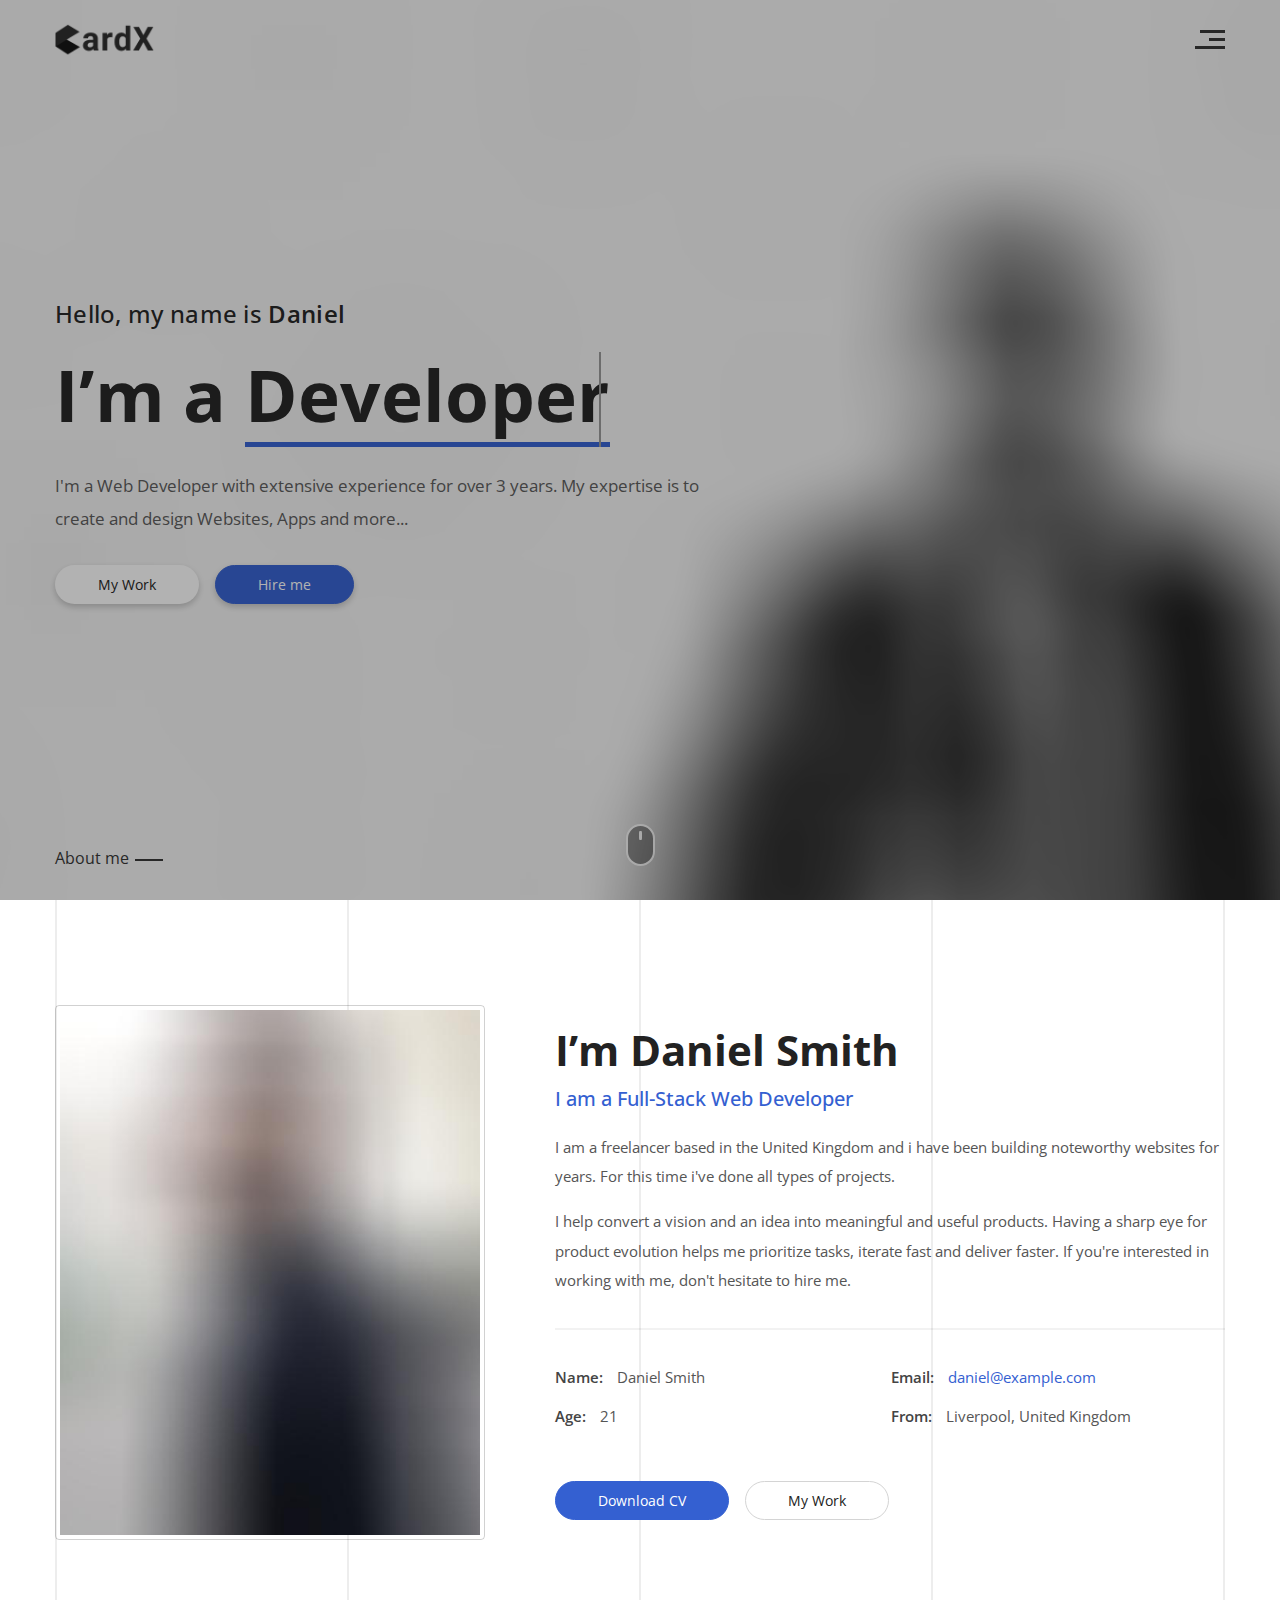
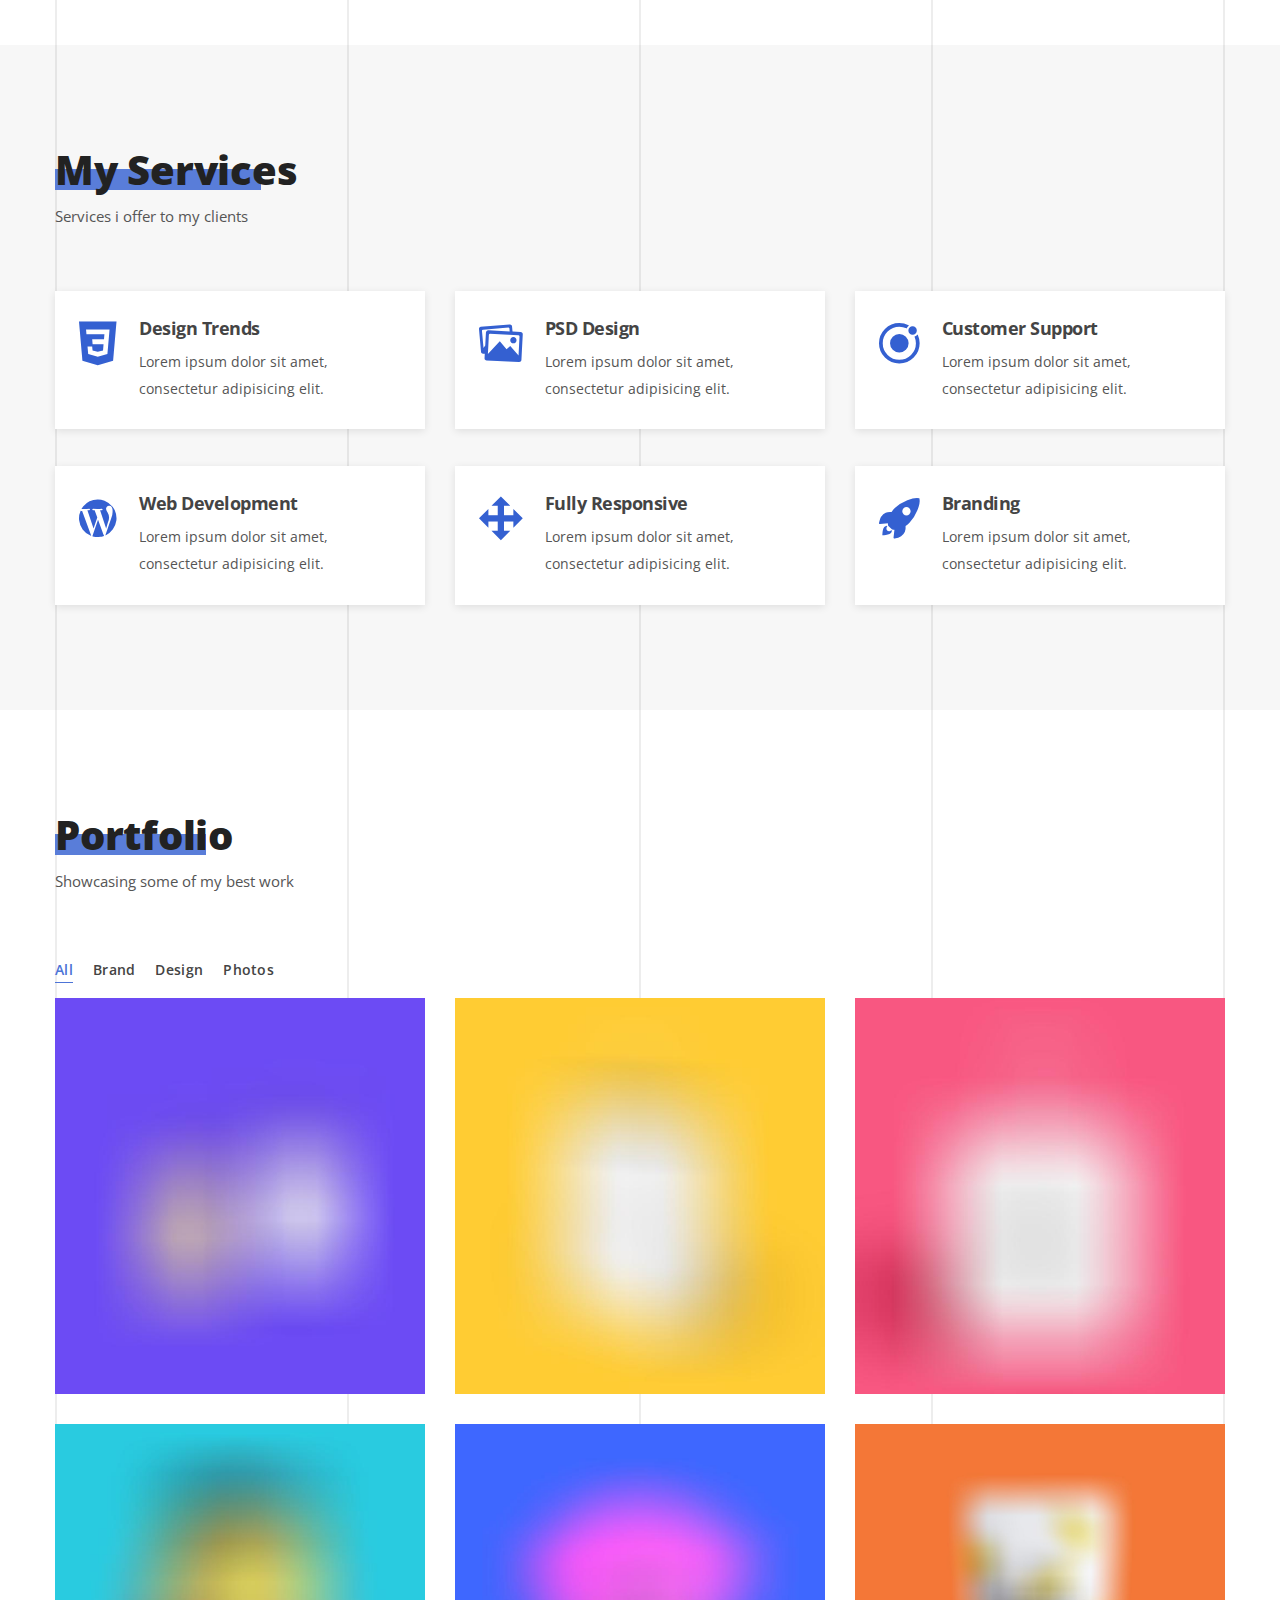
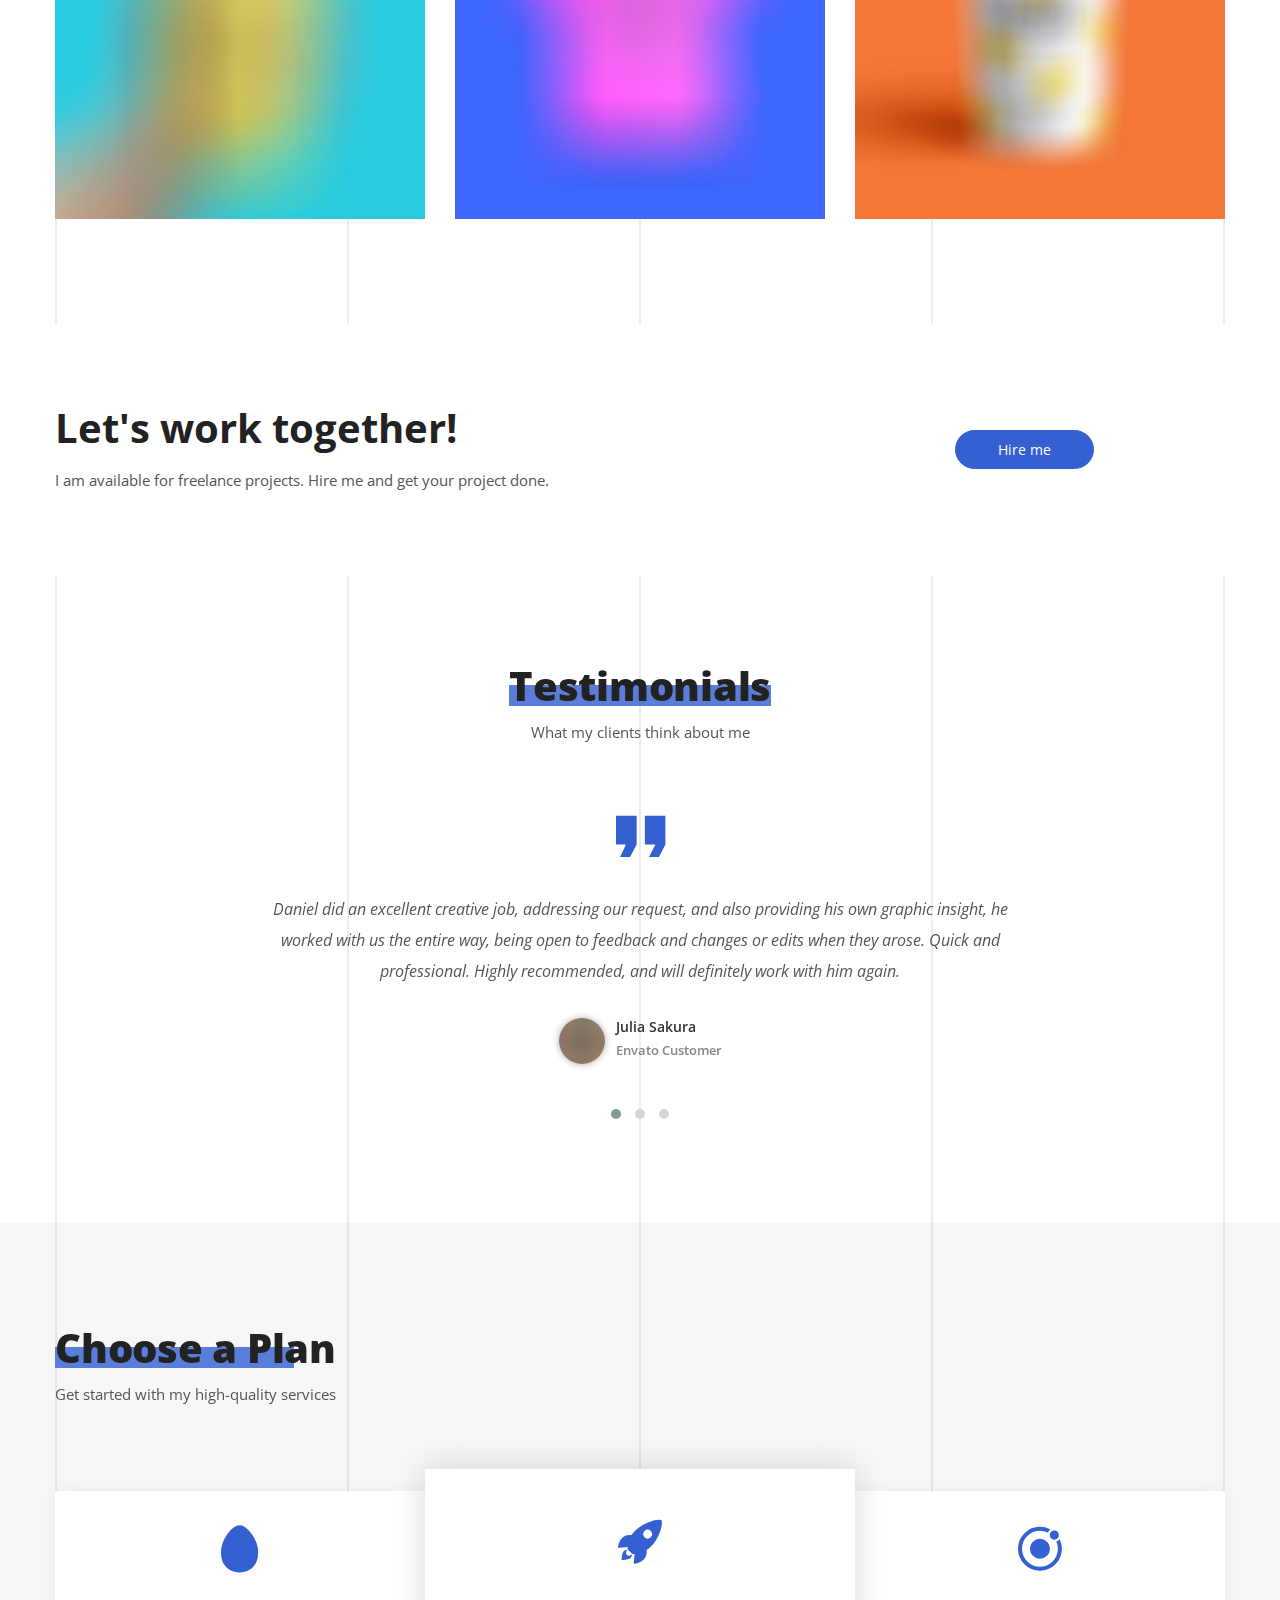
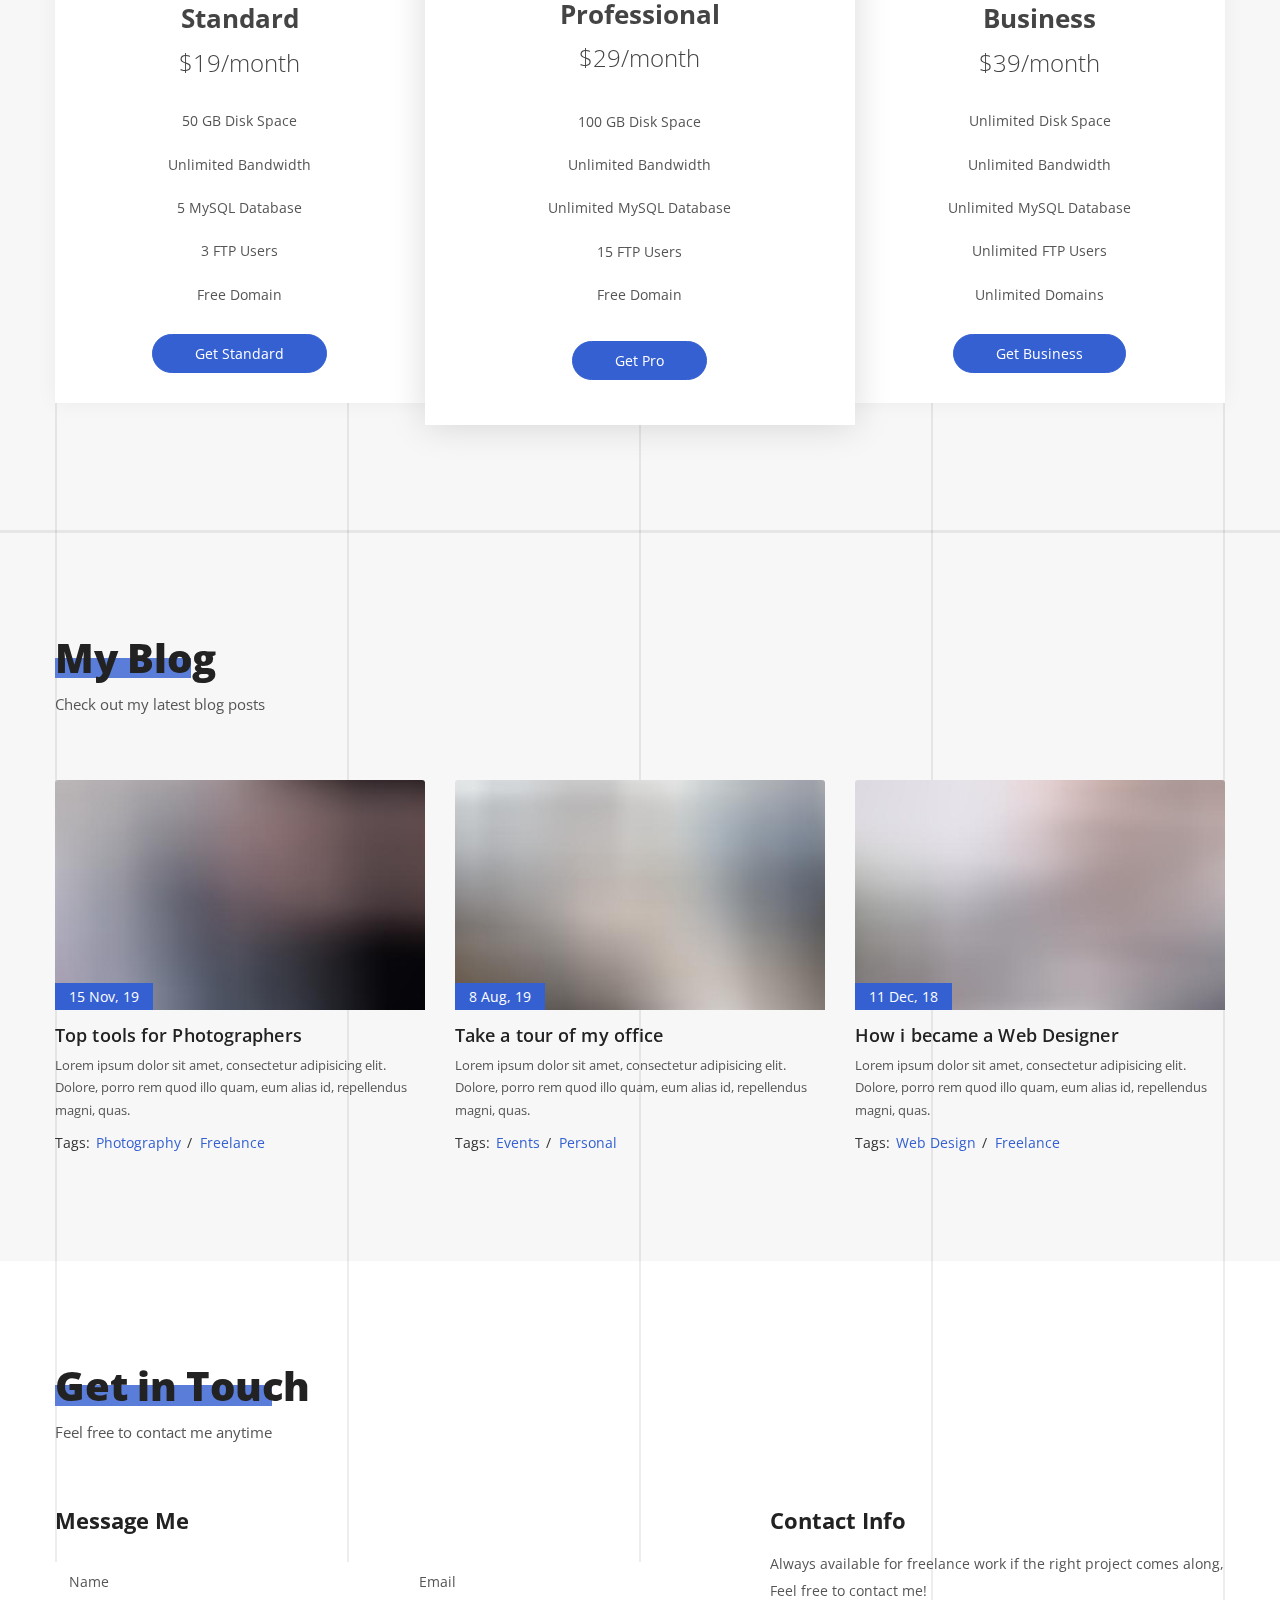
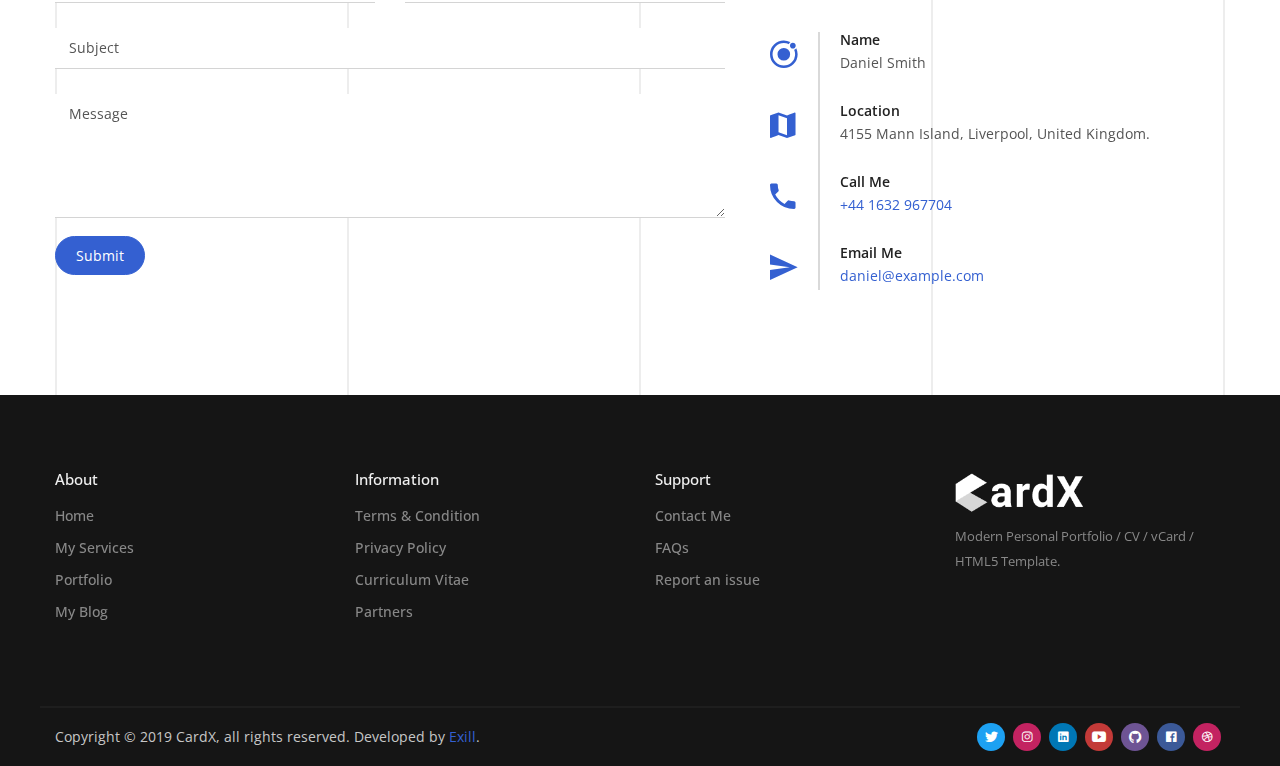
<file: template/pricing-light.html>
<!DOCTYPE html>
<html lang="zxx">

<head>
  <!-- Required meta tags-->
  <meta charset="utf-8">
  <!-- Title-->
  <title>CardX - Modern Personal Portfolio / CV / vCard / HTML5 Template</title>
  <!-- Description-->
  <meta name="description" content="Modern Personal Portfolio / CV / vCard / HTML5 Template">
  <meta name="viewport" content="width=device-width, initial-scale=1, shrink-to-fit=no">
  <!-- Favicons-->
  <link rel="apple-touch-icon" sizes="180x180" href="img/favicons/apple-touch-icon.png">
  <link rel="icon" type="image/png" sizes="32x32" href="img/favicons/favicon-32x32.png">
  <link rel="icon" type="image/png" sizes="16x16" href="img/favicons/favicon-16x16.png">
  <!-- Web fonts-->
  <link href="https://fonts.googleapis.com/css?family=Open+Sans:300,300i,400,400i,600,600i,700,700i,800,800i" rel="stylesheet">
  <!-- CSS vendors-->
  <link rel="stylesheet" href="css/bootstrap-custom.css">
  <link rel="stylesheet" href="css/ionicons.min.css">
  <link rel="stylesheet" href="css/owl.carousel.min.css">
  <link rel="stylesheet" href="css/owl.theme.default.min.css">
  <!-- Main CSS-->
  <link rel="stylesheet" href="css/main.css">
  <!-- CSS Color scheme-->
  <link id="color-scheme" rel="stylesheet" href="css/colors/main-nightskyblue.css">
  <!-- CSS Theme scheme-->
  <link id="theme-scheme" rel="stylesheet" href="css/themes/main-light.css">
  <!-- Custom CSS (Add your custom CSS styles to this file)-->
  <link rel="stylesheet" href="css/custom.css">
</head>

<body class="theme-light">
  <!-- Background lines-->
  <div class="background-lines">
    <div class="container d-flex justify-content-between"><span class="single-line"></span><span class="single-line"></span><span class="single-line"></span><span class="single-line"></span><span class="single-line"></span></div>
  </div>
  <!-- Preloader-->
  <div class="preloader">
    <div class="preloader-block"><span class="preloader-brand">
        <!-- We use inline SVG instead of PNG to avoid the delay when loading the logo-->
        <svg viewBox="0 0 207.96 61.87">
          <g style="isolation:isolate">
            <g>
              <g>
                <path d="M81.28,59.88a11,11,0,0,1-1-3.32,12.88,12.88,0,0,1-3.78,2.84A12.1,12.1,0,0,1,71,60.57a14.74,14.74,0,0,1-5-.82,12.31,12.31,0,0,1-4-2.29A10.52,10.52,0,0,1,59.34,54a10.34,10.34,0,0,1-1-4.46,11.84,11.84,0,0,1,1.08-5.16,10.09,10.09,0,0,1,3.23-3.83A15.54,15.54,0,0,1,68,38.11a30.08,30.08,0,0,1,7.43-.82h4.41V35.17a6.1,6.1,0,0,0-1.32-4.1,5.18,5.18,0,0,0-4.15-1.54,5.89,5.89,0,0,0-3.91,1.2A4.06,4.06,0,0,0,69.08,34H59.2a9.78,9.78,0,0,1,1.11-4.55,11.39,11.39,0,0,1,3.16-3.76,15.89,15.89,0,0,1,5-2.55,21,21,0,0,1,6.49-.94,20.62,20.62,0,0,1,5.95.82,13.45,13.45,0,0,1,4.72,2.44,11.12,11.12,0,0,1,3.09,4.07,13.64,13.64,0,0,1,1.11,5.69V50.89q0,1.57.1,2.82T90.17,56a11.64,11.64,0,0,0,.44,1.81,10.66,10.66,0,0,0,.65,1.52v.58ZM73.11,53a8.48,8.48,0,0,0,4.27-1.11,6.86,6.86,0,0,0,1.49-1.15,6.23,6.23,0,0,0,1-1.33V43.07H75.81a11.91,11.91,0,0,0-3.38.43,6.57,6.57,0,0,0-2.36,1.2A4.77,4.77,0,0,0,68.7,46.5a5.73,5.73,0,0,0-.44,2.27,4,4,0,0,0,1.3,3A5,5,0,0,0,73.11,53Z" transform="translate(0 -5.49)" fill="#fff" />
                <path d="M120.26,32.16q-.75-.1-1.76-.19t-1.79-.09a9.84,9.84,0,0,0-4.7,1,6,6,0,0,0-2.65,2.82v24.2H99.48v-37h9.33l.27,4.41a11.09,11.09,0,0,1,3.45-3.74,8.5,8.5,0,0,1,4.79-1.35,10.73,10.73,0,0,1,1.66.14,10.26,10.26,0,0,1,1.42.31Z" transform="translate(0 -5.49)" fill="#fff" />
                <path d="M124.92,41.12a28.48,28.48,0,0,1,1-7.69,18.16,18.16,0,0,1,2.82-6,12.77,12.77,0,0,1,4.55-3.86,13.43,13.43,0,0,1,6.15-1.37,11.5,11.5,0,0,1,5,1.06,12.07,12.07,0,0,1,3.88,3V7.38h9.91v52.5h-8.92L148.85,56a12.68,12.68,0,0,1-4.07,3.4,11.6,11.6,0,0,1-5.43,1.21,12.87,12.87,0,0,1-6.1-1.42,13.31,13.31,0,0,1-4.53-3.91,18.2,18.2,0,0,1-2.82-5.93,27.25,27.25,0,0,1-1-7.47Zm9.88.72a22.17,22.17,0,0,0,.38,4.2,10.88,10.88,0,0,0,1.21,3.4,6.4,6.4,0,0,0,2.19,2.29,6.14,6.14,0,0,0,3.3.84,7.21,7.21,0,0,0,4-1,6.92,6.92,0,0,0,2.48-2.84V34.11a6.77,6.77,0,0,0-2.48-2.85,7.17,7.17,0,0,0-3.91-1,6.23,6.23,0,0,0-3.32.84,6.3,6.3,0,0,0-2.2,2.31,11.35,11.35,0,0,0-1.23,3.45,21.92,21.92,0,0,0-.39,4.27Z" transform="translate(0 -5.49)" fill="#fff" />
                <path d="M186.46,27.28l9.33-17.16h11.79L193.09,34.79,208,59.88H196l-9.57-17.43-9.57,17.43H165l14.87-25.09L165.34,10.12h11.79Z" transform="translate(0 -5.49)" fill="#fff" />
                <polygon points="51.56 46.6 23.46 30.92 0 44.97 26.21 61.87 51.56 46.6" fill="#d6d6d6" style="mix-blend-mode:multiply" />
                <polygon points="50.63 14.7 26.35 0 0.2 17.02 0.2 44.97 50.63 14.7" fill="#fff" />
              </g>
            </g>
          </g>
        </svg></span>
      <div class="preloader-icon">
        <div class="progress-line"></div>
      </div>
    </div>
  </div>
  <header>
    <!-- Navbar-->
    <nav class="navbar fixed-top" id="navbar">
      <div class="container"><a class="navbar-brand" data-scroll="" href="#home-area"><img class="img-fluid" src="img/img-logo-light.png" alt="CardX"></a><a class="navbar-btn" href="#overlay-block"><span class="btn-line"></span></a></div>
    </nav>
    <!-- Overlay block-->
    <div class="overlay-block" id="overlay-block">
      <div class="f-basis-100">
        <div class="overlay-close" data-modal-close><span class="close-btn"><span class="btn-line"></span></span></div>
      </div>
      <div class="container">
        <ul class="overlay-menu nav flex-column" id="overlay-menu">
          <li class="nav-item"><a class="nav-link" data-scroll="" href="#home-area">Home</a></li>
          <li class="nav-item"><a class="nav-link" data-scroll="" href="#about-area">About</a></li>
          <li class="nav-item"><a class="nav-link" data-scroll="" href="#services-area">Services</a></li>
          <li class="nav-item"><a class="nav-link" data-scroll="" href="#portfolio-area">Portfolio</a></li>
          <li class="nav-item"><a class="nav-link" data-scroll="" href="#testimonials-area">Clients</a></li>
          <li class="nav-item"><a class="nav-link" data-scroll="" href="#contact-area">Contact</a></li>
        </ul>
      </div>
    </div>
    <!-- Home-->
    <section class="home-area element-cover-bg" id="home-area" style="background-image:url(img/home-light.png)">
      <div class="container h-100">
        <div class="row h-100 position-relative align-items-center">
          <div class="col-12 col-lg-7 home-content">
            <h5 class="content-greet">Hello, my name is <b>Daniel</b></h5>
            <h1 class="content-skills cd-headline clip">I’m a <span class="cd-words-wrapper single-skill"><b class="is-visible">Developer</b><b>Designer</b><b>Freelancer</b></span></h1>
            <p class="content-description">I'm a Web Developer with extensive experience for over 3 years. My expertise is to create and design Websites, Apps and more...</p><a class="btn content-work button-main" data-scroll="" href="#portfolio-area" role="button">My Work</a><a class="btn content-hire button-main button-scheme" data-scroll="" href="#contact-area" role="button">Hire me</a>
          </div><a href="#about-area" data-scroll="">
            <div class="home-tip">About me</div>
          </a>
          <div class="home-mouse">
            <div class="mouse-shape">
              <div class="mouse-wheel"></div>
            </div>
          </div>
        </div>
      </div>
    </section>
  </header>
  <!-- About-->
  <section class="single-section about-area" id="about-area">
    <div class="container">
      <div class="row align-items-center">
        <!-- Picture part-->
        <div class="col-12 col-lg-5 about-img"><img class="img-fluid img-thumbnail" src="img/about-img.jpg" alt="About Picture"></div>
        <!-- Content part-->
        <div class="col-12 col-lg-7 about-content">
          <div class="content-block">
            <h2 class="content-title">I’m Daniel Smith</h2>
            <h6 class="content-role">I am a Full-Stack Web Developer</h6>
            <div class="content-description">
              <p>I am a freelancer based in the United Kingdom and i have been building noteworthy websites for years. For this time i've done all types of projects.</p>
              <p>I help convert a vision and an idea into meaningful and useful products. Having a sharp eye for product evolution helps me prioritize tasks, iterate fast and deliver faster. If you're interested in working with me, don't hesitate to hire me.</p>
            </div><address class="content-info">
              <ul class="list-inline info-list">
                <li class="list-inline-item single-info"><span>Name:</span>
                  <p>Daniel Smith</p>
                </li>
                <li class="list-inline-item single-info"><span>Email:</span>
                  <p><a href="mailto:daniel@example.com">daniel@example.com</a></p>
                </li>
                <li class="list-inline-item single-info"><span>Age:</span>
                  <p>21</p>
                </li>
                <li class="list-inline-item single-info"><span>From:</span>
                  <p>Liverpool, United Kingdom</p>
                </li>
              </ul>
            </address><a class="btn content-download button-main button-scheme" href="#0" role="button">Download CV</a><a class="btn content-work button-main" data-scroll="" href="#portfolio-area" role="button">My Work</a>
          </div>
        </div>
      </div>
    </div>
  </section>
  <!-- Services-->
  <section class="single-section alt-bg services-area" id="services-area">
    <div class="container">
      <div class="row">
        <div class="col-12">
          <div class="section-heading">
            <h2 class="section-title">My Services</h2>
            <p class="section-description">Services i offer to my clients</p>
          </div>
        </div>
      </div>
      <div class="row">
        <!-- Single service-->
        <div class="col-12 col-md-6 col-lg-4">
          <div class="single-service media"><i class="icon service-icon ion-logo-css3"></i>
            <div class="service-body media-body">
              <h6 class="service-title">Design Trends</h6>
              <p class="service-description">Lorem ipsum dolor sit amet, consectetur adipisicing elit.</p>
            </div>
          </div>
        </div>
        <!-- Single service-->
        <div class="col-12 col-md-6 col-lg-4">
          <div class="single-service media"><i class="icon service-icon ion-md-images"></i>
            <div class="service-body media-body">
              <h6 class="service-title">PSD Design</h6>
              <p class="service-description">Lorem ipsum dolor sit amet, consectetur adipisicing elit.</p>
            </div>
          </div>
        </div>
        <!-- Single service-->
        <div class="col-12 col-md-6 col-lg-4">
          <div class="single-service media"><i class="icon service-icon ion-logo-ionic"></i>
            <div class="service-body media-body">
              <h6 class="service-title">Customer Support</h6>
              <p class="service-description">Lorem ipsum dolor sit amet, consectetur adipisicing elit.</p>
            </div>
          </div>
        </div>
        <!-- Single service-->
        <div class="col-12 col-md-6 col-lg-4">
          <div class="single-service media mb-lg-0"><i class="icon service-icon ion-logo-wordpress"></i>
            <div class="service-body media-body">
              <h6 class="service-title">Web Development</h6>
              <p class="service-description">Lorem ipsum dolor sit amet, consectetur adipisicing elit.</p>
            </div>
          </div>
        </div>
        <!-- Single service-->
        <div class="col-12 col-md-6 col-lg-4">
          <div class="single-service media mb-md-0"><i class="icon service-icon ion-md-move"></i>
            <div class="service-body media-body">
              <h6 class="service-title">Fully Responsive</h6>
              <p class="service-description">Lorem ipsum dolor sit amet, consectetur adipisicing elit.</p>
            </div>
          </div>
        </div>
        <!-- Single service-->
        <div class="col-12 col-md-6 col-lg-4">
          <div class="single-service media mb-0"><i class="icon service-icon ion-ios-rocket"></i>
            <div class="service-body media-body">
              <h6 class="service-title">Branding</h6>
              <p class="service-description">Lorem ipsum dolor sit amet, consectetur adipisicing elit.</p>
            </div>
          </div>
        </div>
      </div>
    </div>
  </section>
  <!-- Portfolio-->
  <section class="single-section portfolio-area" id="portfolio-area">
    <div class="container">
      <div class="row">
        <div class="col-12">
          <div class="section-heading">
            <h2 class="section-title">Portfolio</h2>
            <p class="section-description">Showcasing some of my best work</p>
          </div>
        </div>
      </div>
      <div class="row">
        <!-- Filter nav-->
        <div class="col-12">
          <ul class="list-inline filter-control" role="group" aria-label="Filter Control">
            <li class="list-inline-item tab-active" data-group="all">All</li>
            <li class="list-inline-item" data-group="brand">Brand</li>
            <li class="list-inline-item" data-group="design">Design</li>
            <li class="list-inline-item" data-group="photos">Photos</li>
          </ul>
        </div>
      </div>
      <!-- Thumbnail list-->
      <div class="shufflejs row" id="shufflejs">
        <!-- Single item-->
        <div class="single-item col-6 col-lg-4" data-groups="[&quot;design&quot;]"><a class="portfolio-item" href="#item-1">
            <div class="portfolio-wrapper"><img class="img-fluid" alt="Item" src="img/item-1.jpg">
              <div class="item-content">
                <h6 class="content-title">Label Tag Mockup</h6><span class="content-more">More Info</span>
              </div>
            </div>
          </a></div>
        <!-- Single item-->
        <div class="single-item col-6 col-lg-4" data-groups="[&quot;photos&quot;]"><a class="portfolio-item" href="#item-2">
            <div class="portfolio-wrapper"><img class="img-fluid" alt="Item" src="img/item-2.jpg">
              <div class="item-content">
                <h6 class="content-title">3D Bag Mockup</h6><span class="content-more">More Info</span>
              </div>
            </div>
          </a></div>
        <!-- Single item-->
        <div class="single-item col-6 col-lg-4" data-groups="[&quot;design&quot;]"><a class="portfolio-item" href="#item-3">
            <div class="portfolio-wrapper"><img class="img-fluid" alt="Item" src="img/item-3.jpg">
              <div class="item-content">
                <h6 class="content-title">Modern Bag Design</h6><span class="content-more">More Info</span>
              </div>
            </div>
          </a></div>
        <!-- Single item-->
        <div class="single-item col-6 col-lg-4" data-groups="[&quot;brand&quot;]"><a class="portfolio-item" href="#item-4">
            <div class="portfolio-wrapper mb-lg-0"><img class="img-fluid" alt="Item" src="img/item-4.jpg">
              <div class="item-content">
                <h6 class="content-title">Coffee Cup Design</h6><span class="content-more">More Info</span>
              </div>
            </div>
          </a></div>
        <!-- Single item-->
        <div class="single-item col-6 col-lg-4" data-groups="[&quot;brand&quot;]"><a class="portfolio-item" href="#item-5">
            <div class="portfolio-wrapper mb-0"><img class="img-fluid" alt="Item" src="img/item-5.jpg">
              <div class="item-content">
                <h6 class="content-title">T-Shirt Design</h6><span class="content-more">More Info</span>
              </div>
            </div>
          </a></div>
        <!-- Single item-->
        <div class="single-item col-6 col-lg-4" data-groups="[&quot;photos&quot;]"><a class="portfolio-item" href="#item-6">
            <div class="portfolio-wrapper mb-0"><img class="img-fluid" alt="Item" src="img/item-6.jpg">
              <div class="item-content">
                <h6 class="content-title">Packaging Box Mockup</h6><span class="content-more">More Info</span>
              </div>
            </div>
          </a></div>
        <div class="col-6 col-lg-4 sizer-element"></div>
      </div>
    </div>
    <!-- Single lightbox-->
    <div class="lightbox-wrapper" id="item-1">
      <div class="f-basis-100">
        <div class="lightbox-close" data-modal-close><span class="close-btn"><span class="btn-line"></span></span></div>
      </div>
      <div class="container">
        <div class="row">
          <div class="col-12 col-lg-5">
            <div class="lightbox-gallery owl-carousel owl-theme"><img class="img-fluid item-img" alt="Item" src="img/item-1.jpg"><img class="img-fluid item-img" alt="Item" src="img/item-2.jpg"><img class="img-fluid item-img" alt="Item" src="img/item-3.jpg"><img class="img-fluid item-img" alt="Item" src="img/item-4.jpg"><img class="img-fluid item-img" alt="Item" src="img/item-5.jpg"><img class="img-fluid item-img" alt="Item" src="img/item-6.jpg"></div>
          </div>
          <div class="col-12 col-lg-7">
            <div class="lightbox-content">
              <h3 class="content-title">Label Tag Mockup</h3>
              <div class="content-description">
                <p>Lorem ipsum dolor sit amet, consectetur adipisicing elit. Assumenda aut sapiente quo explicabo, quasi incidunt aperiam laudantium, nemo cum eaque inventore ut voluptas voluptatibus nihil! Amet soluta, ea illo sint?</p>
                <p>Lorem ipsum dolor sit amet, consectetur adipisicing elit. Obcaecati dignissimos culpa deserunt aspernatur ipsa veritatis alias labore tempore laboriosam commodi! Ab neque sunt, odio voluptatibus, dignissimos nisi consequuntur atque qui explicabo eligendi, harum in? Amet aspernatur atque quam. Illo natus tempora explicabo deleniti molestias numquam debitis repudiandae, repellendus voluptatum soluta?</p>
              </div>
              <ul class="list-inline content-info">
                <li class="list-inline-item single-info"><span>Client:</span>
                  <p>Envato</p>
                </li>
                <li class="list-inline-item single-info"><span>Categories:</span>
                  <p><a href="#0">Branding</a>, <a href="#0">Web Design</a></p>
                </li>
                <li class="list-inline-item single-info"><span>Date:</span>
                  <p>12 May, 2019</p>
                </li>
                <li class="list-inline-item single-info"><span>Technologies:</span>
                  <p>HTML5, SCSS, JS</p>
                </li>
              </ul><a class="btn content-btn button-main button-scheme" href="#0" role="button">Visit Project</a>
            </div>
          </div>
        </div>
      </div>
    </div>
    <!-- Single lightbox-->
    <div class="lightbox-wrapper" id="item-2">
      <div class="f-basis-100">
        <div class="lightbox-close" data-modal-close><span class="close-btn"><span class="btn-line"></span></span></div>
      </div>
      <div class="container">
        <div class="row">
          <div class="col-12 col-lg-5">
            <div class="lightbox-gallery owl-carousel owl-theme"><img class="img-fluid item-img" alt="Item" src="img/item-2.jpg"><img class="img-fluid item-img" alt="Item" src="img/item-1.jpg"><img class="img-fluid item-img" alt="Item" src="img/item-3.jpg"><img class="img-fluid item-img" alt="Item" src="img/item-4.jpg"><img class="img-fluid item-img" alt="Item" src="img/item-5.jpg"><img class="img-fluid item-img" alt="Item" src="img/item-6.jpg"></div>
          </div>
          <div class="col-12 col-lg-7">
            <div class="lightbox-content">
              <h3 class="content-title">3D Bag Mockup</h3>
              <div class="content-description">
                <p>Lorem ipsum dolor sit amet, consectetur adipisicing elit. Assumenda aut sapiente quo explicabo, quasi incidunt aperiam laudantium, nemo cum eaque inventore ut voluptas voluptatibus nihil! Amet soluta, ea illo sint?</p>
                <p>Lorem ipsum dolor sit amet, consectetur adipisicing elit. Obcaecati dignissimos culpa deserunt aspernatur ipsa veritatis alias labore tempore laboriosam commodi! Ab neque sunt, odio voluptatibus, dignissimos nisi consequuntur atque qui explicabo eligendi, harum in? Amet aspernatur atque quam. Illo natus tempora explicabo deleniti molestias numquam debitis repudiandae, repellendus voluptatum soluta?</p>
              </div>
              <ul class="list-inline content-info">
                <li class="list-inline-item single-info"><span>Client:</span>
                  <p>Envato</p>
                </li>
                <li class="list-inline-item single-info"><span>Categories:</span>
                  <p><a href="#0">Branding</a>, <a href="#0">Web Design</a></p>
                </li>
                <li class="list-inline-item single-info"><span>Date:</span>
                  <p>12 May, 2019</p>
                </li>
                <li class="list-inline-item single-info"><span>Technologies:</span>
                  <p>HTML5, SCSS, JS</p>
                </li>
              </ul><a class="btn content-btn button-main button-scheme" href="#0" role="button">Visit Project</a>
            </div>
          </div>
        </div>
      </div>
    </div>
    <!-- Single lightbox-->
    <div class="lightbox-wrapper" id="item-3">
      <div class="f-basis-100">
        <div class="lightbox-close" data-modal-close><span class="close-btn"><span class="btn-line"></span></span></div>
      </div>
      <div class="container">
        <div class="row">
          <div class="col-12 col-lg-5">
            <div class="lightbox-gallery owl-carousel owl-theme"><img class="img-fluid item-img" alt="Item" src="img/item-3.jpg"><img class="img-fluid item-img" alt="Item" src="img/item-1.jpg"><img class="img-fluid item-img" alt="Item" src="img/item-2.jpg"><img class="img-fluid item-img" alt="Item" src="img/item-4.jpg"><img class="img-fluid item-img" alt="Item" src="img/item-5.jpg"><img class="img-fluid item-img" alt="Item" src="img/item-6.jpg"></div>
          </div>
          <div class="col-12 col-lg-7">
            <div class="lightbox-content">
              <h3 class="content-title">Modern Bag Design</h3>
              <div class="content-description">
                <p>Lorem ipsum dolor sit amet, consectetur adipisicing elit. Assumenda aut sapiente quo explicabo, quasi incidunt aperiam laudantium, nemo cum eaque inventore ut voluptas voluptatibus nihil! Amet soluta, ea illo sint?</p>
                <p>Lorem ipsum dolor sit amet, consectetur adipisicing elit. Obcaecati dignissimos culpa deserunt aspernatur ipsa veritatis alias labore tempore laboriosam commodi! Ab neque sunt, odio voluptatibus, dignissimos nisi consequuntur atque qui explicabo eligendi, harum in? Amet aspernatur atque quam. Illo natus tempora explicabo deleniti molestias numquam debitis repudiandae, repellendus voluptatum soluta?</p>
              </div>
              <ul class="list-inline content-info">
                <li class="list-inline-item single-info"><span>Client:</span>
                  <p>Envato</p>
                </li>
                <li class="list-inline-item single-info"><span>Categories:</span>
                  <p><a href="#0">Branding</a>, <a href="#0">Web Design</a></p>
                </li>
                <li class="list-inline-item single-info"><span>Date:</span>
                  <p>12 May, 2019</p>
                </li>
                <li class="list-inline-item single-info"><span>Technologies:</span>
                  <p>HTML5, SCSS, JS</p>
                </li>
              </ul><a class="btn content-btn button-main button-scheme" href="#0" role="button">Visit Project</a>
            </div>
          </div>
        </div>
      </div>
    </div>
    <!-- Single lightbox-->
    <div class="lightbox-wrapper" id="item-4">
      <div class="f-basis-100">
        <div class="lightbox-close" data-modal-close><span class="close-btn"><span class="btn-line"></span></span></div>
      </div>
      <div class="container">
        <div class="row">
          <div class="col-12 col-lg-5">
            <div class="lightbox-gallery owl-carousel owl-theme"><img class="img-fluid item-img" alt="Item" src="img/item-4.jpg"><img class="img-fluid item-img" alt="Item" src="img/item-1.jpg"><img class="img-fluid item-img" alt="Item" src="img/item-2.jpg"><img class="img-fluid item-img" alt="Item" src="img/item-3.jpg"><img class="img-fluid item-img" alt="Item" src="img/item-5.jpg"><img class="img-fluid item-img" alt="Item" src="img/item-6.jpg"></div>
          </div>
          <div class="col-12 col-lg-7">
            <div class="lightbox-content">
              <h3 class="content-title">Coffee Cup Design</h3>
              <div class="content-description">
                <p>Lorem ipsum dolor sit amet, consectetur adipisicing elit. Assumenda aut sapiente quo explicabo, quasi incidunt aperiam laudantium, nemo cum eaque inventore ut voluptas voluptatibus nihil! Amet soluta, ea illo sint?</p>
                <p>Lorem ipsum dolor sit amet, consectetur adipisicing elit. Obcaecati dignissimos culpa deserunt aspernatur ipsa veritatis alias labore tempore laboriosam commodi! Ab neque sunt, odio voluptatibus, dignissimos nisi consequuntur atque qui explicabo eligendi, harum in? Amet aspernatur atque quam. Illo natus tempora explicabo deleniti molestias numquam debitis repudiandae, repellendus voluptatum soluta?</p>
              </div>
              <ul class="list-inline content-info">
                <li class="list-inline-item single-info"><span>Client:</span>
                  <p>Envato</p>
                </li>
                <li class="list-inline-item single-info"><span>Categories:</span>
                  <p><a href="#0">Branding</a>, <a href="#0">Web Design</a></p>
                </li>
                <li class="list-inline-item single-info"><span>Date:</span>
                  <p>12 May, 2019</p>
                </li>
                <li class="list-inline-item single-info"><span>Technologies:</span>
                  <p>HTML5, SCSS, JS</p>
                </li>
              </ul><a class="btn content-btn button-main button-scheme" href="#0" role="button">Visit Project</a>
            </div>
          </div>
        </div>
      </div>
    </div>
    <!-- Single lightbox-->
    <div class="lightbox-wrapper" id="item-5">
      <div class="f-basis-100">
        <div class="lightbox-close" data-modal-close><span class="close-btn"><span class="btn-line"></span></span></div>
      </div>
      <div class="container">
        <div class="row">
          <div class="col-12 col-lg-5">
            <div class="lightbox-gallery owl-carousel owl-theme"><img class="img-fluid item-img" alt="Item" src="img/item-5.jpg"><img class="img-fluid item-img" alt="Item" src="img/item-1.jpg"><img class="img-fluid item-img" alt="Item" src="img/item-2.jpg"><img class="img-fluid item-img" alt="Item" src="img/item-3.jpg"><img class="img-fluid item-img" alt="Item" src="img/item-4.jpg"><img class="img-fluid item-img" alt="Item" src="img/item-6.jpg"></div>
          </div>
          <div class="col-12 col-lg-7">
            <div class="lightbox-content">
              <h3 class="content-title">T-Shirt Design</h3>
              <div class="content-description">
                <p>Lorem ipsum dolor sit amet, consectetur adipisicing elit. Assumenda aut sapiente quo explicabo, quasi incidunt aperiam laudantium, nemo cum eaque inventore ut voluptas voluptatibus nihil! Amet soluta, ea illo sint?</p>
                <p>Lorem ipsum dolor sit amet, consectetur adipisicing elit. Obcaecati dignissimos culpa deserunt aspernatur ipsa veritatis alias labore tempore laboriosam commodi! Ab neque sunt, odio voluptatibus, dignissimos nisi consequuntur atque qui explicabo eligendi, harum in? Amet aspernatur atque quam. Illo natus tempora explicabo deleniti molestias numquam debitis repudiandae, repellendus voluptatum soluta?</p>
              </div>
              <ul class="list-inline content-info">
                <li class="list-inline-item single-info"><span>Client:</span>
                  <p>Envato</p>
                </li>
                <li class="list-inline-item single-info"><span>Categories:</span>
                  <p><a href="#0">Branding</a>, <a href="#0">Web Design</a></p>
                </li>
                <li class="list-inline-item single-info"><span>Date:</span>
                  <p>12 May, 2019</p>
                </li>
                <li class="list-inline-item single-info"><span>Technologies:</span>
                  <p>HTML5, SCSS, JS</p>
                </li>
              </ul><a class="btn content-btn button-main button-scheme" href="#0" role="button">Visit Project</a>
            </div>
          </div>
        </div>
      </div>
    </div>
    <!-- Single lightbox-->
    <div class="lightbox-wrapper" id="item-6">
      <div class="f-basis-100">
        <div class="lightbox-close" data-modal-close><span class="close-btn"><span class="btn-line"></span></span></div>
      </div>
      <div class="container">
        <div class="row">
          <div class="col-12 col-lg-5">
            <div class="lightbox-gallery owl-carousel owl-theme"><img class="img-fluid item-img" alt="Item" src="img/item-6.jpg"><img class="img-fluid item-img" alt="Item" src="img/item-1.jpg"><img class="img-fluid item-img" alt="Item" src="img/item-2.jpg"><img class="img-fluid item-img" alt="Item" src="img/item-3.jpg"><img class="img-fluid item-img" alt="Item" src="img/item-4.jpg"><img class="img-fluid item-img" alt="Item" src="img/item-5.jpg"></div>
          </div>
          <div class="col-12 col-lg-7">
            <div class="lightbox-content">
              <h3 class="content-title">Packaging Box Mockup</h3>
              <div class="content-description">
                <p>Lorem ipsum dolor sit amet, consectetur adipisicing elit. Assumenda aut sapiente quo explicabo, quasi incidunt aperiam laudantium, nemo cum eaque inventore ut voluptas voluptatibus nihil! Amet soluta, ea illo sint?</p>
                <p>Lorem ipsum dolor sit amet, consectetur adipisicing elit. Obcaecati dignissimos culpa deserunt aspernatur ipsa veritatis alias labore tempore laboriosam commodi! Ab neque sunt, odio voluptatibus, dignissimos nisi consequuntur atque qui explicabo eligendi, harum in? Amet aspernatur atque quam. Illo natus tempora explicabo deleniti molestias numquam debitis repudiandae, repellendus voluptatum soluta?</p>
              </div>
              <ul class="list-inline content-info">
                <li class="list-inline-item single-info"><span>Client:</span>
                  <p>Envato</p>
                </li>
                <li class="list-inline-item single-info"><span>Categories:</span>
                  <p><a href="#0">Branding</a>, <a href="#0">Web Design</a></p>
                </li>
                <li class="list-inline-item single-info"><span>Date:</span>
                  <p>12 May, 2019</p>
                </li>
                <li class="list-inline-item single-info"><span>Technologies:</span>
                  <p>HTML5, SCSS, JS</p>
                </li>
              </ul><a class="btn content-btn button-main button-scheme" href="#0" role="button">Visit Project</a>
            </div>
          </div>
        </div>
      </div>
    </div>
  </section>
  <!-- Hire-->
  <section class="single-section element-cover-bg hire-area" id="hire-area" style="background-image:url(img/hire.jpg)">
    <div class="container">
      <div class="row row-custom">
        <div class="col-12 col-md-9">
          <h1 class="hire-title">Let's work together!</h1>
          <p class="hire-description">I am available for freelance projects. Hire me and get your project done.</p>
        </div>
        <div class="col-12 col-md-3"><a class="btn hire-btn button-main button-scheme" data-scroll="" href="#contact-area" role="button">Hire me</a></div>
      </div>
    </div>
  </section>
  <!-- Testimonials-->
  <section class="single-section testimonials-area" id="testimonials-area">
    <div class="container">
      <div class="row">
        <div class="col-12">
          <div class="section-heading heading-center">
            <h2 class="section-title">Testimonials</h2>
            <p class="section-description">What my clients think about me</p>
          </div>
        </div>
      </div>
      <div class="row justify-content-center">
        <div class="owl-carousel owl-theme">
          <!-- Single review-->
          <div class="col-12 col-md-8 offset-md-2">
            <div class="single-review"><i class="icon ion-md-quote review-icon"></i>
              <p class="review-content">Daniel did an excellent creative job, addressing our request, and also providing his own graphic insight, he worked with us the entire way, being open to feedback and changes or edits when they arose. Quick and professional. Highly recommended, and will definitely work with him again.</p>
              <div class="review-client">
                <div class="media"><img class="img-fluid rounded-circle client-avatar" src="img/client-1.jpg" alt="Client">
                  <div class="client-details">
                    <h6 class="client-name">Julia Sakura</h6><span class="client-role">Envato Customer</span>
                  </div>
                </div>
              </div>
            </div>
          </div>
          <!-- Single review-->
          <div class="col-12 col-md-8 offset-md-2">
            <div class="single-review"><i class="icon ion-md-quote review-icon"></i>
              <p class="review-content">Daniel did an excellent creative job, addressing our request, and also providing his own graphic insight, he worked with us the entire way, being open to feedback and changes or edits when they arose. Quick and professional. Highly recommended, and will definitely work with him again.</p>
              <div class="review-client">
                <div class="media"><img class="img-fluid rounded-circle client-avatar" src="img/client-2.jpg" alt="Client">
                  <div class="client-details">
                    <h6 class="client-name">John Santana</h6><span class="client-role">Entrepreneur</span>
                  </div>
                </div>
              </div>
            </div>
          </div>
          <!-- Single review-->
          <div class="col-12 col-md-8 offset-md-2">
            <div class="single-review"><i class="icon ion-md-quote review-icon"></i>
              <p class="review-content">Daniel did an excellent creative job, addressing our request, and also providing his own graphic insight, he worked with us the entire way, being open to feedback and changes or edits when they arose. Quick and professional. Highly recommended, and will definitely work with him again.</p>
              <div class="review-client">
                <div class="media"><img class="img-fluid rounded-circle client-avatar" src="img/client-3.jpg" alt="Client">
                  <div class="client-details">
                    <h6 class="client-name">Maria Wilson</h6><span class="client-role">Envato Customer</span>
                  </div>
                </div>
              </div>
            </div>
          </div>
        </div>
      </div>
    </div>
  </section>
  <!-- Pricing-->
  <section class="single-section alt-bg pricing-area" id="pricing-area">
    <div class="container">
      <div class="row">
        <div class="col-12">
          <div class="section-heading">
            <h2 class="section-title">Choose a Plan</h2>
            <p class="section-description">Get started with my high-quality services</p>
          </div>
        </div>
      </div>
      <div class="row align-items-center">
        <!-- Single plan-->
        <div class="col-lg-4">
          <div class="single-plan mb-4 mb-sm-5 mb-lg-0"><i class="plan-icon icon ion-md-egg"></i>
            <h3 class="plan-type">Standard</h3>
            <h2 class="plan-price">$19/month</h2>
            <ul class="list-unstyled plan-list">
              <li>50 GB Disk Space</li>
              <li>Unlimited Bandwidth</li>
              <li>5 MySQL Database</li>
              <li>3 FTP Users</li>
              <li>Free Domain</li>
            </ul><a class="btn button-main button-scheme plan-btn" href="#0" role="button">Get Standard</a>
          </div>
        </div>
        <!-- Single plan-->
        <div class="col-lg-4">
          <div class="single-plan plan-popular mb-4 mb-sm-5 mb-lg-0"><i class="plan-icon icon ion-ios-rocket"></i>
            <h3 class="plan-type">Professional</h3>
            <h2 class="plan-price">$29/month</h2>
            <ul class="list-unstyled plan-list">
              <li>100 GB Disk Space</li>
              <li>Unlimited Bandwidth</li>
              <li>Unlimited MySQL Database</li>
              <li>15 FTP Users</li>
              <li>Free Domain</li>
            </ul><a class="btn button-main button-scheme plan-btn" href="#0" role="button">Get Pro</a>
          </div>
        </div>
        <!-- Single plan-->
        <div class="col-lg-4">
          <div class="single-plan mb-0"><i class="plan-icon icon ion-logo-ionic"></i>
            <h3 class="plan-type">Business</h3>
            <h2 class="plan-price">$39/month</h2>
            <ul class="list-unstyled plan-list">
              <li>Unlimited Disk Space</li>
              <li>Unlimited Bandwidth</li>
              <li>Unlimited MySQL Database</li>
              <li>Unlimited FTP Users</li>
              <li>Unlimited Domains</li>
            </ul><a class="btn button-main button-scheme plan-btn" href="#0" role="button">Get Business</a>
          </div>
        </div>
      </div>
    </div>
  </section>
  <hr>
  <!-- Blog-->
  <section class="single-section alt-bg blog-area" id="blog-area">
    <div class="container">
      <div class="row">
        <div class="col-12">
          <div class="section-heading">
            <h2 class="section-title">My Blog</h2>
            <p class="section-description">Check out my latest blog posts</p>
          </div>
        </div>
      </div>
      <div class="row justify-content-center">
        <!-- Single post-->
        <div class="col-12 col-sm-8 col-lg-4">
          <div class="card single-post"><a class="post-img" href="#0"><img class="card-img-top" src="img/post-1.jpg" alt="Blog post"><span class="content-date">15 Nov, 19</span></a>
            <div class="card-body post-content"><a href="#0">
                <h5 class="card-title content-title">Top tools for Photographers</h5>
              </a>
              <p class="card-text content-description">Lorem ipsum dolor sit amet, consectetur adipisicing elit. Dolore, porro rem quod illo quam, eum alias id, repellendus magni, quas.</p>
              <div class="content-tags"><span class="tags-title">Tags:</span>
                <ul class="list-unstyled list-inline tags-list">
                  <li class="list-inline-item"><a href="#0">Photography</a></li>
                  <li class="list-inline-item"><a href="#0">Freelance</a></li>
                </ul>
              </div>
            </div>
          </div>
        </div>
        <!-- Single post-->
        <div class="col-12 col-sm-8 col-lg-4">
          <div class="card single-post"><a class="post-img" href="#0"><img class="card-img-top" src="img/post-2.jpg" alt="Blog post"><span class="content-date">8 Aug, 19</span></a>
            <div class="card-body post-content"><a href="#0">
                <h5 class="card-title content-title">Take a tour of my office</h5>
              </a>
              <p class="card-text content-description">Lorem ipsum dolor sit amet, consectetur adipisicing elit. Dolore, porro rem quod illo quam, eum alias id, repellendus magni, quas.</p>
              <div class="content-tags"><span class="tags-title">Tags:</span>
                <ul class="list-unstyled list-inline tags-list">
                  <li class="list-inline-item"><a href="#0">Events</a></li>
                  <li class="list-inline-item"><a href="#0">Personal</a></li>
                </ul>
              </div>
            </div>
          </div>
        </div>
        <!-- Single post-->
        <div class="col-12 col-sm-8 col-lg-4">
          <div class="card single-post"><a class="post-img" href="#0"><img class="card-img-top" src="img/post-3.jpg" alt="Blog post"><span class="content-date">11 Dec, 18</span></a>
            <div class="card-body post-content"><a href="#0">
                <h5 class="card-title content-title">How i became a Web Designer</h5>
              </a>
              <p class="card-text content-description">Lorem ipsum dolor sit amet, consectetur adipisicing elit. Dolore, porro rem quod illo quam, eum alias id, repellendus magni, quas.</p>
              <div class="content-tags"><span class="tags-title">Tags:</span>
                <ul class="list-unstyled list-inline tags-list">
                  <li class="list-inline-item"><a href="#0">Web Design</a></li>
                  <li class="list-inline-item"><a href="#0">Freelance</a></li>
                </ul>
              </div>
            </div>
          </div>
        </div>
      </div>
    </div>
  </section>
  <!-- Contact-->
  <section class="single-section contact-area" id="contact-area">
    <div class="container">
      <div class="row">
        <div class="col-12">
          <div class="section-heading">
            <h2 class="section-title">Get in Touch</h2>
            <p class="section-description">Feel free to contact me anytime</p>
          </div>
        </div>
      </div>
      <div class="row">
        <!-- Contact form-->
        <div class="col-12 col-lg-7">
          <form class="contact-form" id="contact-form" method="post" action="php/contact.php">
            <h4 class="form-title">Message Me</h4>
            <div class="row">
              <div class="col-12 col-md-6 form-group"><input class="form-control" id="contact-name" type="text" name="name" placeholder="Name" required=""></div>
              <div class="col-12 col-md-6 form-group"><input class="form-control" id="contact-email" type="email" name="email" placeholder="Email" required=""></div>
              <div class="col-12 form-group"><input class="form-control" id="contact-subject" type="text" name="subject" placeholder="Subject" required=""></div>
              <div class="col-12 form-group form-message"><textarea class="form-control" id="contact-message" name="message" placeholder="Message" rows="5" required=""></textarea></div>
              <div class="col-12 form-submit"><button class="btn button-main button-scheme" id="contact-submit" type="submit">Submit</button>
                <p class="contact-error">Oops! Something went wrong. Please try again.</p>
              </div>
            </div>
          </form>
        </div>
        <!-- Contact info-->
        <div class="col-12 col-lg-5">
          <div class="contact-info">
            <h4 class="info-title">Contact Info</h4>
            <p class="info-description">Always available for freelance work if the right project comes along, Feel free to contact me!</p>
            <ul class="list-unstyled list-info">
              <li>
                <div class="media align-items-center"><span class="info-icon"><i class="icon ion-logo-ionic"></i></span>
                  <div class="media-body info-details">
                    <h6 class="info-type">Name</h6><span class="info-value">Daniel Smith</span>
                  </div>
                </div>
              </li>
              <li>
                <div class="media align-items-center"><span class="info-icon"><i class="icon ion-md-map"></i></span>
                  <div class="media-body info-details">
                    <h6 class="info-type">Location</h6><span class="info-value">4155 Mann Island, Liverpool, United Kingdom.</span>
                  </div>
                </div>
              </li>
              <li>
                <div class="media align-items-center"><span class="info-icon"><i class="icon ion-md-call"></i></span>
                  <div class="media-body info-details">
                    <h6 class="info-type">Call Me</h6><span class="info-value"><a href="tel:+441632967704">+44 1632 967704</a></span>
                  </div>
                </div>
              </li>
              <li>
                <div class="media align-items-center"><span class="info-icon"><i class="icon ion-md-send"></i></span>
                  <div class="media-body info-details">
                    <h6 class="info-type">Email Me</h6><span class="info-value"><a href="mailto:daniel@example.com">daniel@example.com</a></span>
                  </div>
                </div>
              </li>
            </ul>
          </div>
        </div>
      </div>
    </div>
  </section>
  <!-- Footer-->
  <footer class="footer-area single-section">
    <div class="container">
      <!-- Main footer-->
      <div class="row main-footer">
        <div class="col-12 col-md-3">
          <h5 class="column-title">About</h5>
          <ul class="list-unstyled column-content">
            <li><a data-scroll="" href="#home-area">Home</a></li>
            <li><a data-scroll="" href="#services-area">My Services</a></li>
            <li><a data-scroll="" href="#portfolio-area">Portfolio</a></li>
            <li><a data-scroll="" href="#blog-area">My Blog</a></li>
          </ul>
        </div>
        <div class="col-12 col-md-3">
          <h5 class="column-title">Information</h5>
          <ul class="list-unstyled column-content">
            <li><a href="#0">Terms & Condition</a></li>
            <li><a href="#0">Privacy Policy</a></li>
            <li><a href="#0">Curriculum Vitae</a></li>
            <li><a href="#0">Partners</a></li>
          </ul>
        </div>
        <div class="col-12 col-md-3">
          <h5 class="column-title">Support</h5>
          <ul class="list-unstyled column-content">
            <li><a data-scroll="" href="#contact-area">Contact Me</a></li>
            <li><a href="#0">FAQs</a></li>
            <li><a href="#0">Report an issue</a></li>
          </ul>
        </div>
        <div class="col-12 col-md-3 logo-wrapper"><img class="img-fluid brand-logo" src="img/img-logo-dark.png" alt="CardX">
          <p class="brand-description">Modern Personal Portfolio / CV / vCard / HTML5 Template.</p>
        </div>
      </div>
      <!-- Mini footer-->
      <div class="mini-footer">
        <p class="copyright-notice">Copyright © 2019 CardX, all rights reserved. Developed by <a href="https://themeforest.net/user/exill" target="_blank">Exill</a>.</p>
        <div class="social-medias"><a class="twitter" href="#0"><i class="icon ion-logo-twitter"></i></a><a class="instagram" href="#0"><i class="icon ion-logo-instagram"></i></a><a class="linkedin" href="#0"><i class="icon ion-logo-linkedin"></i></a><a class="youtube" href="#0"><i class="icon ion-logo-youtube"></i></a><a class="github" href="#0"><i class="icon ion-logo-github"></i></a><a class="facebook" href="#0"><i class="icon ion-logo-facebook"></i></a><a class="dribbble" href="#0"><i class="icon ion-logo-dribbble"></i></a></div>
      </div>
    </div>
  </footer>
  <!-- Scripts-->
  <script src="js/jquery.min.js"></script>
  <script src="js/bootstrap.bundle.min.js"></script>
  <script src="https://cdn.polyfill.io/v2/polyfill.min.js?features=Set,Array.from,Object.assign,Array.prototype.find,Array.prototype.includes"></script>
  <script src="js/shuffle.min.js"></script>
  <script src="js/animatedModal.js"></script>
  <script src="js/owl.carousel.min.js"></script>
  <script src="js/main.js"></script>
  <!-- Custom JS (Add your custom JS scripts to this file)-->
  <script src="js/custom.js"></script>
</body>

</html>
</file>
<file: css/main.css>
/*!
  * Item: CardX
  * Description: Modern Personal Portfolio / CV / vCard / HTML5 Template
  * Author/Developer: Exill
  * Author/Developer URL: https://themeforest.net/user/exill
  * Version: v1.0.0
  * License: Themeforest Standard Licenses: https://themeforest.net/licenses
  */

/*----------- Table of Contents -----------*/
/**
 * Globals
 * Background lines
 * Preloader
 * navbar
 * Overlay block
 * Home
 * About
 * Services
 * Portfolio
 * Hire
 * Testimonials
 * Pricing
 * Blog
 * Contact
 * Footer
 */
/*----------- Globals -----------*/
/* Disable outline */
:focus {
  outline: none;
}

::-moz-focus-inner {
  border: 0;
}

/* Body */
body {
  font-family: "Open Sans", sans-serif;
  font-size: 14px;
  font-weight: 400;
  line-height: 1.95;
  position: relative;
}

/* Typography */
i.icon {
  line-height: 100%;
}

b {
  font-weight: bold;
}

a {
  transition: all 0.15s ease-in-out;
}

a:hover,
a:focus {
  text-decoration: none;
}

hr {
  margin: 0;
}

.button-main {
  border-radius: 30px;
  font-size: 14px;
  padding: 8px 42px;
}

/* Section, title & description styles */
.single-section {
  padding: 105px 0;
}

.single-section .section-heading {
  margin-bottom: 60px;
  text-align: left;
}

.single-section .section-heading>.section-title {
  display: inline-block;
  font-size: 40px;
  font-weight: 800;
  letter-spacing: -0.25px;
  line-height: 100%;
  margin-bottom: 12px;
  position: relative;
  z-index: 9;
}

.single-section .section-heading>.section-title:after {
  bottom: 0;
  content: '';
  display: block;
  height: 52%;
  position: absolute;
  width: 85%;
  z-index: -9;
}

.single-section .section-heading>.section-description {
  font-size: 15px;
}

.single-section .section-heading.heading-center {
  text-align: center;
}

.single-section .section-heading.heading-center>.section-title:after {
  width: 100%;
}

.single-section.element-cover-bg .section-heading>.section-title,
.single-section.element-cover-bg .section-heading>.section-description {
  color: #fff;
}

@media (max-width: 767.98px) {
  .single-section .section-heading>.section-description {
    font-size: 14px;
  }
}

@media (max-width: 575.98px) {
  .single-section {
    padding: 80px 0;
  }

  .single-section .section-heading>.section-title {
    font-size: 34px;
  }
}

/* Overlay background */
.element-cover-bg {
  background-position: 50% 0;
  background-repeat: no-repeat;
  background-size: cover;
  position: relative;
}

.element-cover-bg:before {
  content: '';
  height: 100%;
  left: 0;
  position: absolute;
  top: 0;
  width: 100%;
}

/* Animations */
@-webkit-keyframes fadeIn {
  from {
    opacity: 0;
  }

  to {
    opacity: 1;
  }
}

@keyframes fadeIn {
  from {
    opacity: 0;
  }

  to {
    opacity: 1;
  }
}

.fadeIn {
  -webkit-animation-name: fadeIn;
  animation-name: fadeIn;
}

@-webkit-keyframes fadeOut {
  from {
    opacity: 1;
  }

  to {
    opacity: 0;
  }
}

@keyframes fadeOut {
  from {
    opacity: 1;
  }

  to {
    opacity: 0;
  }
}

.fadeOut {
  -webkit-animation-name: fadeOut;
  animation-name: fadeOut;
}

.f-basis-100 {
  -ms-flex-preferred-size: 100%;
  flex-basis: 100%;
}

.owl-theme .owl-dots .owl-dot {
  outline: 0;
}

/*----------- Background lines -----------*/
.background-lines {
  display: -ms-flexbox;
  display: flex;
  height: 100%;
  position: absolute;
  width: 100%;
}

.background-lines .single-line {
  display: inline-block;
  width: 2px;
}

@media (max-width: 991.98px) {
  .background-lines {
    display: none;
  }
}

/*----------- Preloader -----------*/
.preloader {
  background-color: #0e0e0e;
  height: 100%;
  position: fixed;
  top: 0;
  width: 100%;
  z-index: 99999;
}

.preloader .preloader-block {
  -webkit-transform: translate(50%, 50%);
  bottom: 50%;
  position: fixed;
  right: 50%;
  transform: translate(50%, 50%);
  z-index: 3000;
}

.preloader .preloader-block .preloader-brand svg {
  fill: #fff;
  margin-bottom: 14px;
  opacity: .9;
  width: 120px;
}

.preloader .preloader-block .preloader-icon .progress-line {
  background-color: #222;
  display: -ms-flexbox;
  display: flex;
}

.preloader .preloader-block .preloader-icon .progress-line:before {
  -webkit-animation: progress 2s cubic-bezier(0.4, 0, 0.2, 1) infinite;
  animation: progress 2s cubic-bezier(0.4, 0, 0.2, 1) infinite;
  background-color: #fff;
  content: '';
}

.preloader .preloader-block .preloader-icon .progress-line,
.preloader .preloader-block .preloader-icon .progress-line:before {
  height: 5px;
  margin: 0;
  width: 120px;
}

@-webkit-keyframes progress {
  0% {
    margin-left: 0px;
    margin-right: 100%;
  }

  50% {
    margin-left: 25%;
    margin-right: 0%;
  }

  100% {
    margin-left: 100%;
    margin-right: 0;
  }
}

@keyframes progress {
  0% {
    margin-left: 0px;
    margin-right: 100%;
  }

  50% {
    margin-left: 25%;
    margin-right: 0%;
  }

  100% {
    margin-left: 100%;
    margin-right: 0;
  }
}

/*----------- Navbar -----------*/
.navbar {
  background-color: transparent;
  margin: 6px 0;
  padding: 8px 0;
  transition: margin-top .3s ease-in-out, margin-bottom .3s ease-in-out;
}

.navbar .navbar-brand img {
  width: 100px;
}

.navbar .navbar-btn {
  -ms-flex-direction: column;
  -ms-flex-pack: justify;
  cursor: pointer;
  display: -ms-flexbox;
  display: flex;
  flex-direction: column;
  height: 19px;
  justify-content: space-between;
  position: relative;
  width: 30px;
}

.navbar .navbar-btn .btn-line,
.navbar .navbar-btn:before,
.navbar .navbar-btn:after {
  -ms-flex-item-align: end;
  align-self: flex-end;
  background-color: gray;
  height: 3px;
  width: 100%;
}

.navbar .navbar-btn:before {
  content: '';
  width: 85%;
}

.navbar .navbar-btn:after {
  content: '';
}

.navbar .navbar-btn .btn-line {
  width: 55%;
}

.navbar.scrolled {
  margin-bottom: 0;
  margin-top: 0;
}

.navbar.scrolled:before {
  content: '';
  display: block;
  height: 6px;
  position: absolute;
  top: -6px;
  width: 100%;
}

@media (max-width: 991.98px) {

  .navbar,
  .navbar.scrolled {
    margin-bottom: 0;
    margin-top: 0;
  }
}

@media (max-width: 767.98px) {

  .navbar,
  .navbar.scrolled {
    padding: 4px 0;
  }

  .navbar .navbar-brand img {
    width: 90px;
  }
}

/*----------- Overlay block -----------*/
.overlay-block {
  -ms-flex-wrap: wrap;
  background-color: rgba(0, 0, 0, 0.97);
  display: -ms-flexbox;
  display: flex;
  flex-wrap: wrap;
  position: fixed;
}

.overlay-block .overlay-close {
  position: fixed;
}

.overlay-block .overlay-close .close-btn {
  -ms-flex-direction: column;
  -ms-flex-pack: justify;
  -ms-flex-pack: center;
  cursor: pointer;
  display: -ms-flexbox;
  display: flex;
  flex-direction: column;
  height: 19px;
  justify-content: space-between;
  justify-content: center;
  position: relative;
  width: 30px;
}

.overlay-block .overlay-close .close-btn .btn-line,
.overlay-block .overlay-close .close-btn:before,
.overlay-block .overlay-close .close-btn:after {
  -ms-flex-item-align: end;
  align-self: flex-end;
  background-color: gray;
  height: 3px;
  width: 100%;
}

.overlay-block .overlay-close .close-btn:before {
  content: '';
  width: 85%;
}

.overlay-block .overlay-close .close-btn:after {
  content: '';
}

.overlay-block .overlay-close .close-btn .btn-line {
  width: 55%;
}

.overlay-block .overlay-close .close-btn .btn-line,
.overlay-block .overlay-close .close-btn:before,
.overlay-block .overlay-close .close-btn:after {
  background-color: #fff;
  position: absolute;
  width: 100%;
}

.overlay-block .overlay-close .close-btn .btn-line {
  display: none;
}

.overlay-block .overlay-close .close-btn:before {
  -webkit-transform: rotate(45deg);
  transform: rotate(45deg);
}

.overlay-block .overlay-close .close-btn:after {
  -webkit-transform: rotate(-45deg);
  transform: rotate(-45deg);
}

.overlay-block .overlay-menu {
  padding: 50px 0;
  text-align: center;
}

.overlay-block .overlay-menu .nav-item {
  margin: 18px 0;
}

.overlay-block .overlay-menu .nav-item:first-child {
  margin-top: 0;
}

.overlay-block .overlay-menu .nav-item:last-child {
  margin-bottom: 0;
}

.overlay-block .overlay-menu .nav-link {
  -moz-user-select: none;
  -ms-user-select: none;
  -webkit-user-select: none;
  color: #fff;
  display: inline-block;
  font-size: 44px;
  line-height: 100%;
  padding: 0;
  transition: all 0.1s ease-in-out;
  user-select: none;
}

.overlay-block .overlay-menu .nav-link:hover,
.overlay-block .overlay-menu .nav-link:focus {
  color: #fff;
}

@media (max-width: 991.98px) {
  .overlay-block .overlay-menu .nav-link {
    font-size: 32px;
  }
}

@media (max-width: 575.98px) {
  .overlay-block .overlay-menu .nav-item {
    margin: 12px 0;
  }

  .overlay-block .overlay-menu .nav-link {
    font-size: 24px;
  }
}

/*----------- Home -----------*/
.home-area {
  background-position: bottom center;
  height: 100vh;
}

.home-area .home-content {
  text-align: left;
}

.home-area .content-greet {
  font-size: 24px;
  letter-spacing: 0.3px;
  line-height: 1.5;
  margin-bottom: 20px;
}

.home-area .content-greet b {
  font-weight: 600;
}

.home-area .content-skills {
  font-size: 71px;
  font-weight: 700;
  letter-spacing: 0.3px;
  margin-bottom: 22px;
}

.home-area .content-skills .single-skill {
  display: inline-block;
  position: relative;
  text-align: left;
  vertical-align: top;
}

.home-area .content-skills .single-skill::after {
  content: '';
  height: 100%;
  position: absolute;
  right: 0;
  top: 0;
  width: 2px;
}

.home-area .content-skills .single-skill b {
  display: inline-block;
  left: 0;
  opacity: 0;
  position: absolute;
  top: 0;
  white-space: nowrap;
}

.home-area .content-skills .single-skill b.is-visible {
  opacity: 1;
  position: relative;
}

.home-area .content-skills .single-skill b.is-visible:after {
  content: '';
  display: block;
  height: 5px;
  margin-top: 5px;
  width: 100%;
}

.home-area .content-description {
  font-size: 17px;
  margin-bottom: 30px;
}

.home-area .content-work,
.home-area .content-hire {
  border-color: transparent;
  box-shadow: 0 3px 6px 0 rgba(0, 0, 0, 0.2);
  margin: 0 16px 0 0;
}

.home-area .home-tip {
  bottom: 3.75%;
  font-size: 16px;
  font-weight: 300;
  left: 15px;
  line-height: 100%;
  position: absolute;
}

.home-area .home-tip:after {
  -webkit-transform: translateY(-50%);
  content: '';
  display: inline-block;
  height: 2px;
  margin-left: 6px;
  position: absolute;
  top: 62%;
  transform: translateY(-50%);
  width: 28px;
}

.home-area .home-mouse {
  bottom: 3.75%;
  cursor: default;
  left: 0;
  margin: 0 auto;
  position: absolute;
  right: 0;
  width: 29px;
}

.home-area .home-mouse .mouse-shape {
  border: 2px solid transparent;
  border-radius: 25px;
  box-sizing: content-box;
  height: 28px;
  opacity: .75;
  padding: 5px 11px;
  width: 3px;
}

.home-area .home-mouse .mouse-shape .mouse-wheel {
  -webkit-animation-duration: 1.3s;
  -webkit-animation-iteration-count: infinite;
  -webkit-animation-name: scrollDown;
  -webkit-animation-timing-function: cubic-bezier(0.15, 0.41, 0.69, 0.94);
  animation-duration: 1.3s;
  animation-iteration-count: infinite;
  animation-name: scrollDown;
  animation-timing-function: cubic-bezier(0.15, 0.41, 0.69, 0.94);
  border-radius: 25%;
  height: 9px;
  width: 3px;
}

@-webkit-keyframes scrollDown {
  0% {
    opacity: 0;
  }

  10% {
    -webkit-transform: translateY(0);
    opacity: 1;
    transform: translateY(0);
  }

  100% {
    -webkit-transform: translateY(15px);
    opacity: 0;
    transform: translateY(15px);
  }
}

@keyframes scrollDown {
  0% {
    opacity: 0;
  }

  10% {
    -webkit-transform: translateY(0);
    opacity: 1;
    transform: translateY(0);
  }

  100% {
    -webkit-transform: translateY(15px);
    opacity: 0;
    transform: translateY(15px);
  }
}

@media (max-width: 1199.98px) {
  .home-area .content-greet {
    margin-bottom: 18px;
  }

  .home-area .content-skills {
    font-size: 55px;
    margin-bottom: 20px;
  }

  .home-area .content-description {
    margin-bottom: 25px;
  }
}

@media (max-width: 991.98px) {
  .home-area {
    height: auto;
    padding: 138px 0 90px 0;
  }

  .home-area .content-skills .single-skill b.is-visible:after {
    height: 3px;
    margin-top: 3px;
  }

  .home-area .content-description {
    font-size: 15px;
  }

  .home-area .home-tip,
  .home-area .home-mouse {
    display: none;
  }
}

@media (max-width: 575.98px) {
  .home-area .content-skills {
    font-size: 44px;
  }

  .home-area .content-work,
  .home-area .content-hire {
    margin: 0 16px 12px 0;
  }
}

@media (min-width: 320px) and (max-width: 375px) {
  .home-area .content-greet {
    font-size: 22px;
  }

  .home-area .content-skills {
    font-size: 34px;
  }
}

/*----------- About -----------*/
#headshot{
  transform: rotate(90deg);
  width: 500%;
}
.about-area .about-img img {
  width: 430px;
}

.about-area .about-content .content-title {
  font-size: 42px;
  font-weight: 700;
  margin-bottom: 11px;
}

.about-area .about-content .content-role {
  font-size: 20px;
  margin-bottom: 22px;
}

.about-area .about-content .content-description {
  font-size: 15px;
}

.about-area .about-content .content-description p:last-child {
  margin-bottom: 0;
  padding-bottom: 33px;
}

.about-area .about-content .content-info .info-list {
  font-size: 15px;
  margin-bottom: 0;
  padding: 33px 0;
}

.about-area .about-content .content-info .info-list .single-info {
  margin-bottom: 10px;
  width: 49.6%;
}

.about-area .about-content .content-info .info-list .single-info:not(:last-child) {
  margin-right: 0;
}

.about-area .about-content .content-info .info-list .single-info:nth-last-child(-n+2) {
  margin-bottom: 0;
}

.about-area .about-content .content-info .info-list .single-info>span {
  font-weight: 600;
  margin-right: 10px;
}

.about-area .about-content .content-info .info-list .single-info>p {
  display: inline-block;
  margin-bottom: 0;
}

.about-area .about-content .content-download,
.about-area .about-content .content-work {
  margin-right: 16px;
}

@media (max-width: 991.98px) {
  .about-area .about-img img {
    display: block;
    margin: 0 auto 35px auto;
    width: 65%;
  }

  .about-area .about-content .content-block {
    padding-left: 0;
  }

  .about-area .about-content .content-title {
    font-size: 28px;
  }

  .about-area .about-content .content-role {
    font-size: 18px;
  }
}

@media (max-width: 767.98px) {
  .about-area .about-content .content-description {
    font-size: 14px;
  }
}

@media (max-width: 575.98px) {
  .about-area .about-content .content-title {
    font-size: 26px;
  }

  .about-area .about-content .content-info .info-list {
    padding: 33px 0 23px 0;
  }

  .about-area .about-content .content-info .info-list .single-info {
    display: block;
    margin-bottom: 10px;
    width: auto;
  }

  .about-area .about-content .content-info .info-list .single-info:nth-last-child(-n+2) {
    margin-bottom: 10px;
  }

  .about-area .about-content .content-download,
  .about-area .about-content .content-work {
    margin-bottom: 9px;
  }
}

/*----------- Services -----------*/
.services-area .single-service {
  margin-bottom: 37px;
  padding: 27px 24px;
  text-align: left;
  transition: all 0.15s ease-in-out;
}

.services-area .single-service .service-icon {
  display: inline-block;
  font-size: 50px;
  margin-right: 22px;
}

.services-area .single-service .service-title {
  font-size: 18px;
  font-weight: 700;
  letter-spacing: -0.5px;
  margin-bottom: 8px;
}

.services-area .single-service .service-description {
  margin-bottom: 0;
}

@media (max-width: 1199.98px) {
  .services-area .single-service .service-description {
    font-size: 13px;
  }
}

/*----------- Portfolio -----------*/
.portfolio-area .filter-control {
  margin-bottom: 14px;
}

.portfolio-area .filter-control>li {
  border-bottom: 1px solid transparent;
  cursor: pointer;
  font-size: 14px;
  font-weight: 600;
  letter-spacing: 0.3px;
  position: relative;
  transition: all .10s ease-in-out;
}

.portfolio-area .filter-control>li:not(:last-child) {
  margin-right: 16px;
}

.portfolio-area .filter-control>li:hover:before,
.portfolio-area .filter-control>li.tab-active:before {
  bottom: 0;
  content: "";
  height: 1px;
  position: absolute;
  width: 100%;
}

.portfolio-area .shufflejs .sizer-element {
  visibility: hidden;
}

.portfolio-area .shufflejs .portfolio-wrapper {
  -ms-flex-align: center;
  align-items: center;
  display: -ms-flexbox;
  display: flex;
  margin-bottom: 30px;
  overflow: hidden;
  position: relative;
}

.portfolio-area .shufflejs .portfolio-wrapper:before {
  bottom: 0;
  content: '';
  height: 100%;
  opacity: 0;
  position: absolute;
  transition: all 0.15s ease-in-out;
  visibility: hidden;
  width: 100%;
  z-index: 1;
}

.portfolio-area .shufflejs .portfolio-wrapper>.img-fluid {
  width: 100%;
}

.portfolio-area .shufflejs .portfolio-wrapper .item-content {
  opacity: 0;
  padding: 3px 18px;
  position: absolute;
  text-align: center;
  transition: all 0.15s ease-in-out;
  visibility: hidden;
  width: 100%;
  z-index: 2;
}

.portfolio-area .shufflejs .portfolio-wrapper .item-content .content-title {
  font-size: 15px;
  font-weight: 400;
  line-height: 1.8;
  margin-bottom: 10px;
}

.portfolio-area .shufflejs .portfolio-wrapper .item-content .content-more {
  display: inline-block;
  font-weight: 600;
}

.portfolio-area .shufflejs .portfolio-wrapper:hover:before {
  opacity: 1;
  visibility: visible;
}

.portfolio-area .shufflejs .portfolio-wrapper:hover .item-content {
  opacity: 1;
  visibility: visible;
}

.portfolio-area .lightbox-wrapper {
  -ms-flex-wrap: wrap;
  display: -ms-flexbox;
  display: flex;
  flex-wrap: wrap;
  position: fixed;
}

.portfolio-area .lightbox-wrapper>.container>.row {
  margin-bottom: 60px;
  margin-top: 60px;
}

.portfolio-area .lightbox-wrapper .lightbox-close {
  position: fixed;
  right: 4vw;
  top: 25px;
  z-index: 99;
}

.portfolio-area .lightbox-wrapper .lightbox-close .close-btn {
  -ms-flex-direction: column;
  -ms-flex-pack: justify;
  -ms-flex-pack: center;
  cursor: pointer;
  display: -ms-flexbox;
  display: flex;
  flex-direction: column;
  height: 19px;
  justify-content: space-between;
  justify-content: center;
  position: relative;
  width: 30px;
}

.portfolio-area .lightbox-wrapper .lightbox-close .close-btn .btn-line,
.portfolio-area .lightbox-wrapper .lightbox-close .close-btn:before,
.portfolio-area .lightbox-wrapper .lightbox-close .close-btn:after {
  -ms-flex-item-align: end;
  align-self: flex-end;
  background-color: gray;
  height: 3px;
  width: 100%;
}

.portfolio-area .lightbox-wrapper .lightbox-close .close-btn:before {
  content: '';
  width: 85%;
}

.portfolio-area .lightbox-wrapper .lightbox-close .close-btn:after {
  content: '';
}

.portfolio-area .lightbox-wrapper .lightbox-close .close-btn .btn-line {
  width: 55%;
}

.portfolio-area .lightbox-wrapper .lightbox-close .close-btn .btn-line,
.portfolio-area .lightbox-wrapper .lightbox-close .close-btn:before,
.portfolio-area .lightbox-wrapper .lightbox-close .close-btn:after {
  background-color: #fff;
  position: absolute;
  width: 100%;
}

.portfolio-area .lightbox-wrapper .lightbox-close .close-btn .btn-line {
  display: none;
}

.portfolio-area .lightbox-wrapper .lightbox-close .close-btn:before {
  -webkit-transform: rotate(45deg);
  transform: rotate(45deg);
}

.portfolio-area .lightbox-wrapper .lightbox-close .close-btn:after {
  -webkit-transform: rotate(-45deg);
  transform: rotate(-45deg);
}

.portfolio-area .lightbox-wrapper .lightbox-close .close-btn .btn-line,
.portfolio-area .lightbox-wrapper .lightbox-close .close-btn:before,
.portfolio-area .lightbox-wrapper .lightbox-close .close-btn:after {
  height: 2px;
  width: 80%;
}

.portfolio-area .lightbox-wrapper .lightbox-gallery .owl-dots {
  bottom: -38px;
  left: 0;
  margin-top: 0;
  position: absolute;
  right: 0;
}

.portfolio-area .lightbox-wrapper .lightbox-content {
  margin-left: 12px;
}

.portfolio-area .lightbox-wrapper .lightbox-content .content-title {
  font-size: 42px;
  font-weight: 700;
  margin-bottom: 25px;
}

.portfolio-area .lightbox-wrapper .lightbox-content .content-description p {
  margin-bottom: 20px;
}

.portfolio-area .lightbox-wrapper .lightbox-content .content-description p:last-child {
  margin-bottom: 30px;
}

.portfolio-area .lightbox-wrapper .lightbox-content .content-info {
  margin-bottom: 40px;
}

.portfolio-area .lightbox-wrapper .lightbox-content .content-info .single-info {
  margin-bottom: 15px;
  width: 49.6%;
}

.portfolio-area .lightbox-wrapper .lightbox-content .content-info .single-info:not(:last-child) {
  margin-right: 0;
}

.portfolio-area .lightbox-wrapper .lightbox-content .content-info .single-info:nth-last-child(-n+2) {
  margin-bottom: 0;
}

.portfolio-area .lightbox-wrapper .lightbox-content .content-info .single-info>span {
  font-weight: 600;
  margin-right: 10px;
}

.portfolio-area .lightbox-wrapper .lightbox-content .content-info .single-info>p {
  display: inline-block;
  margin-bottom: 0;
}

@media (max-width: 991.98px) {
  .portfolio-area .lightbox-wrapper .lightbox-gallery {
    margin-bottom: 55px;
  }

  .portfolio-area .lightbox-wrapper .lightbox-content {
    margin-left: 0;
  }
}

@media (max-width: 575.98px) {
  .portfolio-area .shufflejs .portfolio-wrapper .item-content .content-title {
    font-size: 14px;
  }

  .portfolio-area .lightbox-wrapper .lightbox-content .content-title {
    font-size: 36px;
  }

  .portfolio-area .lightbox-wrapper .lightbox-content .content-info .single-info {
    display: block;
    margin-bottom: 10px;
    width: auto;
  }

  .portfolio-area .lightbox-wrapper .lightbox-content .content-info .single-info:nth-last-child(-n+2) {
    margin-bottom: 10px;
  }
}

/*----------- Hire -----------*/
.hire-area {
  background-attachment: fixed;
  padding: 80px 0;
}

.hire-area .row-custom {
  -ms-flex-align: center;
  align-items: center;
}

.hire-area .hire-title {
  font-weight: 700;
  margin-bottom: 14px;
}

.hire-area .hire-description {
  font-size: 15px;
  margin-bottom: 0;
}

@media (max-width: 767.98px) {
  .hire-area .row-custom {
    text-align: center;
  }

  .hire-area .hire-title {
    font-size: 34px;
  }

  .hire-area .hire-description {
    margin-bottom: 22px;
  }
}

@media (max-width: 575.98px) {
  .hire-area .hire-title {
    margin-bottom: 18px;
  }
}

/*----------- Testimonials -----------*/
.testimonials-area {
  padding: 90px 0;
}

.testimonials-area .section-heading {
  margin-bottom: 55px;
}

.testimonials-area .single-review {
  text-align: center;
}

.testimonials-area .single-review .review-icon {
  display: inline-block;
  font-size: 66px;
  margin-bottom: 25px;
}

.testimonials-area .single-review .review-content {
  font-size: 16px;
  font-style: italic;
  margin-bottom: 31px;
}

.testimonials-area .single-review .review-client {
  -ms-flex-direction: row;
  flex-direction: row;
  margin-bottom: 30px;
  text-align: left;
}

.testimonials-area .single-review .review-client>.media {
  -ms-flex-pack: center;
  justify-content: center;
}

.testimonials-area .single-review .review-client .client-avatar {
  margin-right: 11px;
  width: 46px;
}

.testimonials-area .single-review .review-client .client-details {
  -ms-flex-item-align: center;
  align-self: center;
}

.testimonials-area .single-review .review-client .client-name {
  font-size: 14px;
  font-weight: 600;
  margin-bottom: 0;
}

.testimonials-area .single-review .review-client .client-role {
  display: inline-block;
  font-size: 13px;
  font-weight: 600;
}

@media (max-width: 575.98px) {
  .testimonials-area .single-review .review-content {
    font-size: 14px;
  }
}

/*----------- Pricing -----------*/
.pricing-area .single-plan {
  padding: 30px 0;
  text-align: center;
}

.pricing-area .single-plan .plan-icon {
  display: inline-block;
  font-size: 54px;
  margin-bottom: 27px;
}

.pricing-area .single-plan .plan-type {
  font-size: 26px;
  font-weight: 700;
  margin-bottom: 14px;
}

.pricing-area .single-plan .plan-price {
  font-size: 24px;
  font-weight: 300;
  margin-bottom: 22px;
}

.pricing-area .single-plan .plan-list {
  margin-bottom: 18px;
}

.pricing-area .single-plan .plan-list li {
  padding: 8px;
}

.pricing-area .single-plan.plan-popular {
  margin: 0 -30px;
  padding: 45px 0;
  position: relative;
  z-index: 9;
}

.pricing-area .single-plan.plan-popular .plan-icon {
  margin-bottom: 30px;
}

.pricing-area .single-plan.plan-popular .plan-price {
  margin-bottom: 27px;
}

.pricing-area .single-plan.plan-popular .plan-list {
  margin-bottom: 25px;
}

@media (max-width: 991.98px) {
  .pricing-area .single-plan {
    padding: 50px 0;
  }

  .pricing-area .single-plan.plan-popular {
    margin: 0;
    padding: 50px 0;
    z-index: auto;
  }

  .pricing-area .single-plan.plan-popular .plan-icon {
    margin-bottom: 27px;
  }

  .pricing-area .single-plan.plan-popular .plan-price {
    margin-bottom: 22px;
  }

  .pricing-area .single-plan.plan-popular .plan-list {
    margin-bottom: 18px;
  }
}

/*----------- Blog -----------*/
.blog-area .single-post .post-img {
  position: relative;
}

.blog-area .single-post .post-img .content-date {
  bottom: 0;
  display: inline-block;
  left: 0;
  padding: 0 14px;
  position: absolute;
}

.blog-area .single-post .post-content {
  padding: 15px 0 0 0;
}

.blog-area .single-post .post-content .content-title {
  font-size: 18px;
  font-weight: 600;
  letter-spacing: 0.1px;
  margin-bottom: 8px;
}

.blog-area .single-post .post-content .content-description {
  font-size: 13px;
  font-weight: 400;
  line-height: 1.7;
  margin-bottom: 8px;
}

.blog-area .single-post .post-content .content-tags .tags-title {
  margin-right: 2px;
}

.blog-area .single-post .post-content .content-tags .tags-list {
  display: inline-block;
  margin-bottom: 0;
}

.blog-area .single-post .post-content .content-tags .tags-list .list-inline-item:not(:last-child) {
  margin-right: 0;
}

.blog-area .single-post .post-content .content-tags .tags-list .list-inline-item:not(:last-child):after {
  content: '/';
  display: inline-block;
  margin-left: 6px;
  margin-right: 4px;
}

@media (max-width: 991.98px) {
  .blog-area .single-post {
    margin-bottom: 40px;
  }

  .blog-area .single-post .post-content .content-title {
    font-size: 20px;
  }
}

/*----------- Contact -----------*/
.contact-area address,
.contact-area ul {
  margin: 0;
}

.contact-area .form-title,
.contact-area .info-title {
  font-size: 22px;
  font-weight: 600;
}

.contact-area .contact-form .form-title {
  margin-bottom: 28px;
}

.contact-area .contact-form .form-group {
  margin-bottom: 25px;
}

.contact-area .contact-form .form-group .form-control {
  border: none;
  border-radius: 0;
  font-size: 14px;
  height: 41px;
  padding: 9px 14px;
}

.contact-area .contact-form .form-group .form-control:focus {
  box-shadow: none;
}

.contact-area .contact-form .form-group.form-message {
  margin-bottom: 18px;
}

.contact-area .contact-form .form-group.form-message #contact-message {
  height: auto;
}

.contact-area .contact-form .form-submit #contact-submit {
  padding: 8px 20px;
}

.contact-area .contact-form .form-submit .contact-error {
  display: none;
  margin: 0;
  margin-top: 8px;
}

.contact-area .contact-info {
  padding-left: 15px;
}

.contact-area .contact-info .info-title {
  margin-bottom: 16px;
}

.contact-area .contact-info .info-description {
  font-size: 14px;
  margin-bottom: 28px;
}

.contact-area .contact-info .list-info>li:first-child .info-icon {
  margin-bottom: 13px;
}

.contact-area .contact-info .list-info>li:first-child .info-details {
  padding-top: 0;
}

.contact-area .contact-info .list-info>li:last-child .info-icon {
  margin-top: 13px;
}

.contact-area .contact-info .list-info>li:last-child .info-details {
  padding-bottom: 0;
}

.contact-area .contact-info .list-info .info-icon {
  font-size: 34px;
  margin-right: 48px;
  position: relative;
}

.contact-area .contact-info .list-info .info-icon i {
  -webkit-transform: translate(0, -50%);
  left: 0;
  line-height: 100%;
  position: absolute;
  top: 50%;
  transform: translate(0, -50%);
}

.contact-area .contact-info .list-info .info-details {
  padding: 14px 0 13px 20px;
}

.contact-area .contact-info .list-info .info-details .info-type {
  font-size: 14px;
  font-weight: 600;
  margin-bottom: 0;
}

@media (max-width: 1199.98px) {
  .contact-area .contact-form .form-group {
    margin-bottom: 35px;
  }
}

@media (max-width: 991.98px) {
  .contact-area .contact-form {
    margin-bottom: 45px;
  }

  .contact-area .contact-info {
    padding-left: 0;
  }
}

/*----------- Footer -----------*/
.footer-area {
  padding: 75px 0 0 0;
  position: relative;
}

.footer-area .main-footer {
  padding-bottom: 64px;
  text-align: left;
}

.footer-area .main-footer .column-title {
  font-size: 15px;
  margin-bottom: 14px;
}

.footer-area .main-footer .column-content>li {
  margin: 5px 0;
}

.footer-area .main-footer .column-content>li a {
  font-size: 14px;
  font-weight: 500;
}

.footer-area .main-footer .logo-wrapper .brand-logo {
  margin-bottom: 5px;
  width: 130px;
}

.footer-area .main-footer .logo-wrapper .brand-description {
  font-size: 13px;
}

.footer-area .mini-footer {
  -ms-flex-pack: justify;
  display: -ms-flexbox;
  display: flex;
  justify-content: space-between;
  padding: 15px 0;
}

.footer-area .mini-footer .social-medias {
  text-align: center;
}

.footer-area .mini-footer .social-medias a {
  border-radius: 50%;
  display: inline-block;
  font-size: 14px;
  height: 28px;
  line-height: 28px;
  margin: 0 4px;
  transition: all 0.1s ease-in-out;
  width: 28px;
}

.footer-area .mini-footer .copyright-notice {
  margin-bottom: 0;
}

@media (max-width: 767.98px) {
  .footer-area .main-footer {
    padding-bottom: 15px;
    text-align: center;
  }

  .footer-area .main-footer .column-content {
    margin-bottom: 30px;
  }

  .footer-area .mini-footer {
    display: block;
    padding: 25px 0;
    text-align: center;
  }

  .footer-area .mini-footer .copyright-notice {
    font-size: 13px;
    margin-bottom: 13px;
  }
}
</file>
<file: css/colors/main-nightskyblue.css>
/*!
  * Item: CardX
  * Description: Modern Personal Portfolio / CV / vCard / HTML5 Template
  * Author/Developer: Exill
  * Author/Developer URL: https://themeforest.net/user/exill
  * Version: v1.0.0
  * License: Themeforest Standard Licenses: https://themeforest.net/licenses
  */

/*----------- Table of Contents -----------*/
/**
 * Bootstrap Template
 * Globals
 * Preloader
 * Overlay block
 * Home
 * About
 * Services
 * Portfolio
 * Testimonials
 * Pricing
 * Blog
 * Contact
 */
/*----------- Bootstrap Template -----------*/
:root {
  --custom: #3460d1;
}

.table-custom,
.table-custom>th,
.table-custom>td {
  background-color: #c6d2f2;
}

.table-hover .table-custom:hover {
  background-color: #b1c2ed;
}

.table-hover .table-custom:hover>td,
.table-hover .table-custom:hover>th {
  background-color: #b1c2ed;
}

.btn-custom {
  background-color: #3460d1;
  border-color: #3460d1;
  color: #fff;
}

.btn-custom:hover {
  background-color: #2951b6;
  border-color: #274cab;
  color: #fff;
}

.btn-custom:focus,
.btn-custom.focus {
  box-shadow: 0 0 0 0.2rem rgba(82, 120, 216, 0.5);
}

.btn-custom.disabled,
.btn-custom:disabled {
  background-color: #3460d1;
  border-color: #3460d1;
  color: #fff;
}

.btn-custom:not(:disabled):not(.disabled):active,
.btn-custom:not(:disabled):not(.disabled).active,
.show>.btn-custom.dropdown-toggle {
  background-color: #274cab;
  border-color: #2447a1;
  color: #fff;
}

.btn-custom:not(:disabled):not(.disabled):active:focus,
.btn-custom:not(:disabled):not(.disabled).active:focus,
.show>.btn-custom.dropdown-toggle:focus {
  box-shadow: 0 0 0 0.2rem rgba(82, 120, 216, 0.5);
}

.btn-outline-custom {
  border-color: #3460d1;
  color: #3460d1;
}

.btn-outline-custom:hover {
  background-color: #3460d1;
  border-color: #3460d1;
  color: #fff;
}

.btn-outline-custom:focus,
.btn-outline-custom.focus {
  box-shadow: 0 0 0 0.2rem rgba(52, 96, 209, 0.5);
}

.btn-outline-custom.disabled,
.btn-outline-custom:disabled {
  background-color: transparent;
  color: #3460d1;
}

.btn-outline-custom:not(:disabled):not(.disabled):active,
.btn-outline-custom:not(:disabled):not(.disabled).active,
.show>.btn-outline-custom.dropdown-toggle {
  background-color: #3460d1;
  border-color: #3460d1;
  color: #fff;
}

.btn-outline-custom:not(:disabled):not(.disabled):active:focus,
.btn-outline-custom:not(:disabled):not(.disabled).active:focus,
.show>.btn-outline-custom.dropdown-toggle:focus {
  box-shadow: 0 0 0 0.2rem rgba(52, 96, 209, 0.5);
}

.badge-custom {
  background-color: #3460d1;
  color: #fff;
}

a.badge-custom:hover,
a.badge-custom:focus {
  background-color: #274cab;
  color: #fff;
}

a.badge-custom:focus,
a.badge-custom.focus {
  box-shadow: 0 0 0 0.2rem rgba(52, 96, 209, 0.5);
  outline: 0;
}

.alert-custom {
  background-color: #d6dff6;
  border-color: #c6d2f2;
  color: #1b326d;
}

.alert-custom hr {
  border-top-color: #b1c2ed;
}

.alert-custom .alert-link {
  color: #111f44;
}

.list-group-item-custom {
  background-color: #c6d2f2;
  color: #1b326d;
}

.list-group-item-custom.list-group-item-action:hover,
.list-group-item-custom.list-group-item-action:focus {
  background-color: #b1c2ed;
  color: #1b326d;
}

.list-group-item-custom.list-group-item-action.active {
  background-color: #1b326d;
  border-color: #1b326d;
  color: #fff;
}

.bg-custom {
  background-color: #3460d1 !important;
}

a.bg-custom:hover,
a.bg-custom:focus,
button.bg-custom:hover,
button.bg-custom:focus {
  background-color: #274cab !important;
}

.border-custom {
  border-color: #3460d1 !important;
}

.text-custom {
  color: #3460d1 !important;
}

a.text-custom:hover,
a.text-custom:focus {
  color: #224396 !important;
}

/*----------- Globals -----------*/
::-moz-selection {
  background-color: #3460d1;
  color: #fff;
}

::selection {
  background-color: #3460d1;
  color: #fff;
}

body.theme-dark .hf-theme:hover,
body.theme-dark .hf-theme:focus,
body.theme-dark a:not(.btn):hover,
body.theme-dark a:not(.btn):focus {
  color: #406ad4;
}

body.theme-light .hf-theme:hover,
body.theme-light .hf-theme:focus,
body.theme-light a:not(.btn):hover,
body.theme-light a:not(.btn):focus {
  color: #224396;
}

a:not(.btn) {
  color: #3460d1;
}

.color-scheme {
  color: #3460d1;
}

.background-scheme {
  background-color: #3460d1;
}

.btn.button-scheme {
  background-color: #3460d1 !important;
  border: 1px solid #3460d1 !important;
}

.btn.button-scheme:focus {
  background-color: #224396 !important;
  border-color: #224396 !important;
  box-shadow: none !important;
}

.btn.button-outline {
  background-color: transparent !important;
  border: 1px solid #3460d1 !important;
  color: #222 !important;
}

.btn.button-outline:focus {
  background-color: rgba(34, 34, 34, 0.05) !important;
  border-color: #224396 !important;
  box-shadow: none !important;
}

body.theme-dark .single-section .section-heading>.section-title:after {
  background-color: #2c57c4;
}

body.theme-light .single-section .section-heading>.section-title:after {
  background-color: #597dd9;
}

/*----------- Preloader -----------*/
.preloader .preloader-block .preloader-icon .progress-line:before {
  background-color: #3460d1;
}

/*----------- Overlay block -----------*/
.overlay-block .overlay-menu .nav-link:hover,
.overlay-block .overlay-menu .nav-link:focus,
.overlay-block .overlay-menu .nav-link.active {
  color: #3460d1;
}

/*----------- Home -----------*/
.home-area .content-skills .single-skill b.is-visible:after {
  background-color: #3460d1;
}

/*----------- About -----------*/
.about-area .about-content .content-role {
  color: #3460d1;
}

/*----------- Services -----------*/
.services-area .single-service .service-icon {
  color: #3460d1;
}

/*----------- Portfolio -----------*/
.portfolio-area .filter-control>li:hover,
.portfolio-area .filter-control>li.tab-active {
  color: #4d74d7;
}

.portfolio-area .filter-control>li:hover:before,
.portfolio-area .filter-control>li.tab-active:before {
  background-color: #4d74d7;
}

.portfolio-area .shufflejs .portfolio-wrapper .item-content .content-more {
  color: #3460d1;
}

/*----------- Testimonials -----------*/
.testimonials-area .single-review .review-icon {
  color: #3460d1;
}

/*----------- Pricing -----------*/
.pricing-area .single-plan .plan-icon {
  color: #3460d1;
}

/*----------- Blog -----------*/
.blog-area .single-post .post-img .content-date {
  background-color: #3460d1;
}

/*----------- Contact -----------*/
.contact-area .contact-form .form-group .form-control:focus {
  border-bottom: 1px solid #5e81da;
}

.contact-area .contact-info .list-info .info-icon i {
  color: #3460d1;
}
</file>
<file: css/themes/main-dark.css>
/*!
  * Item: CardX
  * Description: Modern Personal Portfolio / CV / vCard / HTML5 Template
  * Author/Developer: Exill
  * Author/Developer URL: https://themeforest.net/user/exill
  * Version: v1.0.0
  * License: Themeforest Standard Licenses: https://themeforest.net/licenses
  */

/*----------- Table of Contents -----------*/
/**
 * Globals
 * Background lines
 * navbar
 * Home
 * About
 * Services
 * Portfolio
 * Hire
 * Testimonials
 * Pricing
 * Blog
 * Contact
 * Footer
 */
/*----------- Globals -----------*/
body {
  background-color: #111;
  color: #9f9f9f;
}

h1,
h2,
h3,
h4,
h5,
h6,
.h1,
.h2,
.h3,
.h4,
.h5,
.h6 {
  color: #f0f0f0;
}

hr {
  border-top: 3px solid #1b1b1b;
}

.anchor-basic {
  color: #fff;
}

.anchor-basic:hover,
.anchor-basic:focus {
  color: #bfbfbf;
}

.button-main {
  background-color: #fff;
  border: 1px solid #fff;
  color: #222;
}

.button-main:focus {
  background-color: #bfbfbf;
  border: 1px solid #bfbfbf;
  box-shadow: none;
}

.button-main.button-scheme {
  color: #fff;
}

.single-section {
  background-color: #0f0f0f;
}

.single-section.alt-bg {
  background-color: #121212;
}

.element-cover-bg:before {
  background-color: rgba(0, 0, 0, 0.85);
}

/*----------- Background lines -----------*/
.background-lines .single-line {
  background-color: rgba(255, 255, 255, 0.04);
}

/*----------- Navbar -----------*/
.navbar .navbar-btn .btn-line,
.navbar .navbar-btn:before,
.navbar .navbar-btn:after {
  background-color: #fff;
}

.navbar.scrolled {
  background-color: #060606;
  box-shadow: 0 0 8px 0 rgba(6, 6, 6, 0.15);
}

.navbar.scrolled:before {
  background-color: #060606;
}

/*----------- Home -----------*/
.home-area:before {
  background-color: rgba(0, 0, 0, 0);
}

.home-area .content-greet {
  color: #f0f0f0;
}

.home-area .content-skills .single-skill::after {
  background-color: #b9b9b9;
}

.home-area .content-description {
  color: inherit;
}

.home-area .home-tip {
  color: #fff;
  font-weight: 300;
}

.home-area .home-tip:after {
  background-color: #fff;
}

.home-area .home-mouse .mouse-shape {
  background-color: rgba(0, 0, 0, 0.35);
  border-color: #fff;
}

.home-area .home-mouse .mouse-shape .mouse-wheel {
  background-color: #fff;
}

/*----------- About -----------*/
.about-area .about-img img {
  background-color: transparent;
  border-color: rgba(255, 255, 255, 0.07);
}

.about-area .about-content .content-description p:last-child {
  border-bottom: 2px solid rgba(255, 255, 255, 0.04);
}

.about-area .about-content .content-info .info-list .single-info>span {
  color: #d0d0d0;
}

/*----------- Services -----------*/
.services-area .single-service {
  background-color: #0c0c0c;
  box-shadow: none;
}

.services-area .single-service .service-title {
  color: #dfdfdf;
}

/*----------- Portfolio -----------*/
.portfolio-area .filter-control>li {
  color: inherit;
}

.portfolio-area .shufflejs .portfolio-wrapper:before {
  background-color: rgba(0, 0, 0, 0.9);
}

.portfolio-area .shufflejs .portfolio-wrapper .item-content .content-title {
  color: #fff;
}

.portfolio-area .lightbox-wrapper {
  background-color: #0f0f0f;
}

.portfolio-area .lightbox-wrapper .lightbox-close .close-btn .btn-line,
.portfolio-area .lightbox-wrapper .lightbox-close .close-btn:before,
.portfolio-area .lightbox-wrapper .lightbox-close .close-btn:after {
  background-color: #fff;
}

.portfolio-area .lightbox-wrapper .lightbox-content .content-info .single-info>span {
  color: #c3c3c3;
}

/*----------- Hire -----------*/
.hire-area:before {
  background-color: rgba(0, 0, 0, 0.9);
}

/*----------- Testimonials -----------*/
.testimonials-area .single-review .review-content {
  color: #a5a5a5;
}

.testimonials-area .single-review .review-client .client-avatar {
  box-shadow: 0 0 7px 0 rgba(0, 0, 0, 0.33);
}

.testimonials-area .single-review .review-client .client-name {
  color: #efefef;
}

.testimonials-area .single-review .review-client .client-role {
  color: #888;
}

/*----------- Pricing -----------*/
.pricing-area .single-plan {
  background-color: #0B0B0B;
  box-shadow: 0 0 20px 0 rgba(0, 0, 0, 0.05);
}

.pricing-area .single-plan .plan-type {
  color: #f0f0f0;
}

.pricing-area .single-plan .plan-price {
  color: #f0f0f0;
}

.pricing-area .single-plan .plan-list li {
  color: inherit;
}

.pricing-area .single-plan.plan-popular {
  box-shadow: 0 0 35px 0 rgba(0, 0, 0, 0.6);
}

@media (max-width: 991.98px) {
  .pricing-area .single-plan.plan-popular {
    box-shadow: 0 0 20px 0 rgba(0, 0, 0, 0.05);
  }
}

/*----------- Blog -----------*/
.blog-area .single-post {
  background-color: transparent;
  border: none;
}

.blog-area .single-post .post-img .content-date {
  color: #fff;
}

.blog-area .single-post .post-content .content-tags .tags-title {
  color: #ccc;
}

.blog-area .single-post .post-content .content-tags .tags-list .list-inline-item:not(:last-child):after {
  color: #fff;
}

/*----------- Contact -----------*/
.contact-area .form-title,
.contact-area .info-title {
  font-weight: 600;
}

.contact-area .contact-form .form-group .form-control {
  background-color: #0b0b0b;
  border-bottom: 1px solid #1d1d1d;
}

.contact-area .contact-form .form-group .form-control:-webkit-autofill,
.contact-area .contact-form .form-group .form-control:-webkit-autofill:hover,
.contact-area .contact-form .form-group .form-control:-webkit-autofill:focus,
.contact-area .contact-form .form-group .form-control:-webkit-autofill:active {
  -webkit-box-shadow: 0 0 0px 1000px #0b0b0b inset;
  -webkit-text-fill-color: #777 !important;
  transition: background-color 5000s ease-in-out 0s;
}

.contact-area .contact-form .form-group .form-control,
.contact-area .contact-form .form-group .form-control::-webkit-input-placeholder {
  color: #777;
}

.contact-area .contact-form .form-group .form-control,
.contact-area .contact-form .form-group .form-control::-moz-placeholder {
  color: #777;
}

.contact-area .contact-form .form-group .form-control,
.contact-area .contact-form .form-group .form-control:-ms-input-placeholder {
  color: #777;
}

.contact-area .contact-form .form-group .form-control,
.contact-area .contact-form .form-group .form-control::-ms-input-placeholder {
  color: #777;
}

.contact-area .contact-form .form-group .form-control,
.contact-area .contact-form .form-group .form-control::placeholder {
  color: #777;
}

.contact-area .contact-form .form-group .form-control:focus {
  box-shadow: none;
}

.contact-area .contact-form .form-submit #contact-submit.wait {
  background-color: #222 !important;
  border-color: #222 !important;
}

.contact-area .contact-form .form-submit #contact-submit.success {
  background-color: #28a745 !important;
  border-color: #28a745 !important;
}

.contact-area .contact-form .form-submit #contact-submit.error {
  background-color: #dc3545 !important;
  border-color: #dc3545 !important;
}

.contact-area .contact-form .form-submit .contact-error {
  color: #dc3545;
}

.contact-area .contact-info .list-info .info-details {
  border-left: 2px solid rgba(255, 255, 255, 0.15);
}

.contact-area .contact-info .list-info .info-details .info-value {
  color: #888;
}

/*----------- Footer -----------*/
.footer-area {
  background-color: #0C0C0C;
}

.footer-area .main-footer {
  border-bottom: 2px solid rgba(85, 85, 85, 0.15);
}

.footer-area .main-footer .column-title {
  color: #f0f0f0;
}

.footer-area .main-footer .column-content>li a {
  color: #888;
}

.footer-area .main-footer .column-content>li a:hover,
.footer-area .main-footer .column-content>li a:focus {
  color: #c8c8c8;
}

.footer-area .main-footer .logo-wrapper .brand-logo {
  color: #fff;
}

.footer-area .main-footer .logo-wrapper .brand-description {
  color: #888;
}

.footer-area .mini-footer .social-medias a {
  background-color: #222;
  color: #fff;
}

.footer-area .mini-footer .social-medias a.twitter {
  background-color: #1DA1F2;
}

.footer-area .mini-footer .social-medias a.twitter:focus,
.footer-area .mini-footer .social-medias a.twitter:hover {
  background-color: #0d8cda;
}

.footer-area .mini-footer .social-medias a.instagram {
  background-color: #C32361;
}

.footer-area .mini-footer .social-medias a.instagram:focus,
.footer-area .mini-footer .social-medias a.instagram:hover {
  background-color: #a01d50;
}

.footer-area .mini-footer .social-medias a.linkedin {
  background-color: #0077B5;
}

.footer-area .mini-footer .social-medias a.linkedin:focus,
.footer-area .mini-footer .social-medias a.linkedin:hover {
  background-color: #005c8c;
}

.footer-area .mini-footer .social-medias a.youtube {
  background-color: #c33a38;
}

.footer-area .mini-footer .social-medias a.youtube:focus,
.footer-area .mini-footer .social-medias a.youtube:hover {
  background-color: #a3312f;
}

.footer-area .mini-footer .social-medias a.github {
  background-color: #6e5494;
}

.footer-area .mini-footer .social-medias a.github:focus,
.footer-area .mini-footer .social-medias a.github:hover {
  background-color: #5b457a;
}

.footer-area .mini-footer .social-medias a.facebook {
  background-color: #3B5998;
}

.footer-area .mini-footer .social-medias a.facebook:focus,
.footer-area .mini-footer .social-medias a.facebook:hover {
  background-color: #30487b;
}

.footer-area .mini-footer .social-medias a.dribbble {
  background-color: #C32361;
}

.footer-area .mini-footer .social-medias a.dribbble:focus,
.footer-area .mini-footer .social-medias a.dribbble:hover {
  background-color: #a01d50;
}

.footer-area .mini-footer .copyright-notice {
  color: #c7c7c7;
}
</file>
<file: css/custom.css>
/*!
  * Item: CardX
  * Description: Modern Personal Portfolio / CV / vCard / HTML5 Template
  * Author/Developer: Exill
  * Author/Developer URL: https://themeforest.net/user/exill
  * Version: v1.0.0
  * License: Themeforest Standard Licenses: https://themeforest.net/licenses
  */

/*----------- ADD YOUR CUSTOM CSS STYLES BELOW -----------*/
</file>
<file: template/css/main.css>
/*!
  * Item: CardX
  * Description: Modern Personal Portfolio / CV / vCard / HTML5 Template
  * Author/Developer: Exill
  * Author/Developer URL: https://themeforest.net/user/exill
  * Version: v1.0.0
  * License: Themeforest Standard Licenses: https://themeforest.net/licenses
  */

/*----------- Table of Contents -----------*/
/**
 * Globals
 * Background lines
 * Preloader
 * navbar
 * Overlay block
 * Home
 * About
 * Services
 * Portfolio
 * Hire
 * Testimonials
 * Pricing
 * Blog
 * Contact
 * Footer
 */
/*----------- Globals -----------*/
/* Disable outline */
:focus {
  outline: none;
}

::-moz-focus-inner {
  border: 0;
}

/* Body */
body {
  font-family: "Open Sans", sans-serif;
  font-size: 14px;
  font-weight: 400;
  line-height: 1.95;
  position: relative;
}

/* Typography */
i.icon {
  line-height: 100%;
}

b {
  font-weight: bold;
}

a {
  transition: all 0.15s ease-in-out;
}

a:hover,
a:focus {
  text-decoration: none;
}

hr {
  margin: 0;
}

.button-main {
  border-radius: 30px;
  font-size: 14px;
  padding: 8px 42px;
}

/* Section, title & description styles */
.single-section {
  padding: 105px 0;
}

.single-section .section-heading {
  margin-bottom: 60px;
  text-align: left;
}

.single-section .section-heading>.section-title {
  display: inline-block;
  font-size: 40px;
  font-weight: 800;
  letter-spacing: -0.25px;
  line-height: 100%;
  margin-bottom: 12px;
  position: relative;
  z-index: 9;
}

.single-section .section-heading>.section-title:after {
  bottom: 0;
  content: '';
  display: block;
  height: 52%;
  position: absolute;
  width: 85%;
  z-index: -9;
}

.single-section .section-heading>.section-description {
  font-size: 15px;
}

.single-section .section-heading.heading-center {
  text-align: center;
}

.single-section .section-heading.heading-center>.section-title:after {
  width: 100%;
}

.single-section.element-cover-bg .section-heading>.section-title,
.single-section.element-cover-bg .section-heading>.section-description {
  color: #fff;
}

@media (max-width: 767.98px) {
  .single-section .section-heading>.section-description {
    font-size: 14px;
  }
}

@media (max-width: 575.98px) {
  .single-section {
    padding: 80px 0;
  }

  .single-section .section-heading>.section-title {
    font-size: 34px;
  }
}

/* Overlay background */
.element-cover-bg {
  background-position: 50% 0;
  background-repeat: no-repeat;
  background-size: cover;
  position: relative;
}

.element-cover-bg:before {
  content: '';
  height: 100%;
  left: 0;
  position: absolute;
  top: 0;
  width: 100%;
}

/* Animations */
@-webkit-keyframes fadeIn {
  from {
    opacity: 0;
  }

  to {
    opacity: 1;
  }
}

@keyframes fadeIn {
  from {
    opacity: 0;
  }

  to {
    opacity: 1;
  }
}

.fadeIn {
  -webkit-animation-name: fadeIn;
  animation-name: fadeIn;
}

@-webkit-keyframes fadeOut {
  from {
    opacity: 1;
  }

  to {
    opacity: 0;
  }
}

@keyframes fadeOut {
  from {
    opacity: 1;
  }

  to {
    opacity: 0;
  }
}

.fadeOut {
  -webkit-animation-name: fadeOut;
  animation-name: fadeOut;
}

.f-basis-100 {
  -ms-flex-preferred-size: 100%;
  flex-basis: 100%;
}

.owl-theme .owl-dots .owl-dot {
  outline: 0;
}

/*----------- Background lines -----------*/
.background-lines {
  display: -ms-flexbox;
  display: flex;
  height: 100%;
  position: absolute;
  width: 100%;
}

.background-lines .single-line {
  display: inline-block;
  width: 2px;
}

@media (max-width: 991.98px) {
  .background-lines {
    display: none;
  }
}

/*----------- Preloader -----------*/
.preloader {
  background-color: #0e0e0e;
  height: 100%;
  position: fixed;
  top: 0;
  width: 100%;
  z-index: 99999;
}

.preloader .preloader-block {
  -webkit-transform: translate(50%, 50%);
  bottom: 50%;
  position: fixed;
  right: 50%;
  transform: translate(50%, 50%);
  z-index: 3000;
}

.preloader .preloader-block .preloader-brand svg {
  fill: #fff;
  margin-bottom: 14px;
  opacity: .9;
  width: 120px;
}

.preloader .preloader-block .preloader-icon .progress-line {
  background-color: #222;
  display: -ms-flexbox;
  display: flex;
}

.preloader .preloader-block .preloader-icon .progress-line:before {
  -webkit-animation: progress 2s cubic-bezier(0.4, 0, 0.2, 1) infinite;
  animation: progress 2s cubic-bezier(0.4, 0, 0.2, 1) infinite;
  background-color: #fff;
  content: '';
}

.preloader .preloader-block .preloader-icon .progress-line,
.preloader .preloader-block .preloader-icon .progress-line:before {
  height: 5px;
  margin: 0;
  width: 120px;
}

@-webkit-keyframes progress {
  0% {
    margin-left: 0px;
    margin-right: 100%;
  }

  50% {
    margin-left: 25%;
    margin-right: 0%;
  }

  100% {
    margin-left: 100%;
    margin-right: 0;
  }
}

@keyframes progress {
  0% {
    margin-left: 0px;
    margin-right: 100%;
  }

  50% {
    margin-left: 25%;
    margin-right: 0%;
  }

  100% {
    margin-left: 100%;
    margin-right: 0;
  }
}

/*----------- Navbar -----------*/
.navbar {
  background-color: transparent;
  margin: 6px 0;
  padding: 8px 0;
  transition: margin-top .3s ease-in-out, margin-bottom .3s ease-in-out;
}

.navbar .navbar-brand img {
  width: 100px;
}

.navbar .navbar-btn {
  -ms-flex-direction: column;
  -ms-flex-pack: justify;
  cursor: pointer;
  display: -ms-flexbox;
  display: flex;
  flex-direction: column;
  height: 19px;
  justify-content: space-between;
  position: relative;
  width: 30px;
}

.navbar .navbar-btn .btn-line,
.navbar .navbar-btn:before,
.navbar .navbar-btn:after {
  -ms-flex-item-align: end;
  align-self: flex-end;
  background-color: gray;
  height: 3px;
  width: 100%;
}

.navbar .navbar-btn:before {
  content: '';
  width: 85%;
}

.navbar .navbar-btn:after {
  content: '';
}

.navbar .navbar-btn .btn-line {
  width: 55%;
}

.navbar.scrolled {
  margin-bottom: 0;
  margin-top: 0;
}

.navbar.scrolled:before {
  content: '';
  display: block;
  height: 6px;
  position: absolute;
  top: -6px;
  width: 100%;
}

@media (max-width: 991.98px) {

  .navbar,
  .navbar.scrolled {
    margin-bottom: 0;
    margin-top: 0;
  }
}

@media (max-width: 767.98px) {

  .navbar,
  .navbar.scrolled {
    padding: 4px 0;
  }

  .navbar .navbar-brand img {
    width: 90px;
  }
}

/*----------- Overlay block -----------*/
.overlay-block {
  -ms-flex-wrap: wrap;
  background-color: rgba(0, 0, 0, 0.97);
  display: -ms-flexbox;
  display: flex;
  flex-wrap: wrap;
  position: fixed;
}

.overlay-block .overlay-close {
  position: fixed;
}

.overlay-block .overlay-close .close-btn {
  -ms-flex-direction: column;
  -ms-flex-pack: justify;
  -ms-flex-pack: center;
  cursor: pointer;
  display: -ms-flexbox;
  display: flex;
  flex-direction: column;
  height: 19px;
  justify-content: space-between;
  justify-content: center;
  position: relative;
  width: 30px;
}

.overlay-block .overlay-close .close-btn .btn-line,
.overlay-block .overlay-close .close-btn:before,
.overlay-block .overlay-close .close-btn:after {
  -ms-flex-item-align: end;
  align-self: flex-end;
  background-color: gray;
  height: 3px;
  width: 100%;
}

.overlay-block .overlay-close .close-btn:before {
  content: '';
  width: 85%;
}

.overlay-block .overlay-close .close-btn:after {
  content: '';
}

.overlay-block .overlay-close .close-btn .btn-line {
  width: 55%;
}

.overlay-block .overlay-close .close-btn .btn-line,
.overlay-block .overlay-close .close-btn:before,
.overlay-block .overlay-close .close-btn:after {
  background-color: #fff;
  position: absolute;
  width: 100%;
}

.overlay-block .overlay-close .close-btn .btn-line {
  display: none;
}

.overlay-block .overlay-close .close-btn:before {
  -webkit-transform: rotate(45deg);
  transform: rotate(45deg);
}

.overlay-block .overlay-close .close-btn:after {
  -webkit-transform: rotate(-45deg);
  transform: rotate(-45deg);
}

.overlay-block .overlay-menu {
  padding: 50px 0;
  text-align: center;
}

.overlay-block .overlay-menu .nav-item {
  margin: 18px 0;
}

.overlay-block .overlay-menu .nav-item:first-child {
  margin-top: 0;
}

.overlay-block .overlay-menu .nav-item:last-child {
  margin-bottom: 0;
}

.overlay-block .overlay-menu .nav-link {
  -moz-user-select: none;
  -ms-user-select: none;
  -webkit-user-select: none;
  color: #fff;
  display: inline-block;
  font-size: 44px;
  line-height: 100%;
  padding: 0;
  transition: all 0.1s ease-in-out;
  user-select: none;
}

.overlay-block .overlay-menu .nav-link:hover,
.overlay-block .overlay-menu .nav-link:focus {
  color: #fff;
}

@media (max-width: 991.98px) {
  .overlay-block .overlay-menu .nav-link {
    font-size: 32px;
  }
}

@media (max-width: 575.98px) {
  .overlay-block .overlay-menu .nav-item {
    margin: 12px 0;
  }

  .overlay-block .overlay-menu .nav-link {
    font-size: 24px;
  }
}

/*----------- Home -----------*/
.home-area {
  background-position: bottom center;
  height: 100vh;
}

.home-area .home-content {
  text-align: left;
}

.home-area .content-greet {
  font-size: 24px;
  letter-spacing: 0.3px;
  line-height: 1.5;
  margin-bottom: 20px;
}

.home-area .content-greet b {
  font-weight: 600;
}

.home-area .content-skills {
  font-size: 71px;
  font-weight: 700;
  letter-spacing: 0.3px;
  margin-bottom: 22px;
}

.home-area .content-skills .single-skill {
  display: inline-block;
  position: relative;
  text-align: left;
  vertical-align: top;
}

.home-area .content-skills .single-skill::after {
  content: '';
  height: 100%;
  position: absolute;
  right: 0;
  top: 0;
  width: 2px;
}

.home-area .content-skills .single-skill b {
  display: inline-block;
  left: 0;
  opacity: 0;
  position: absolute;
  top: 0;
  white-space: nowrap;
}

.home-area .content-skills .single-skill b.is-visible {
  opacity: 1;
  position: relative;
}

.home-area .content-skills .single-skill b.is-visible:after {
  content: '';
  display: block;
  height: 5px;
  margin-top: 5px;
  width: 100%;
}

.home-area .content-description {
  font-size: 17px;
  margin-bottom: 30px;
}

.home-area .content-work,
.home-area .content-hire {
  border-color: transparent;
  box-shadow: 0 3px 6px 0 rgba(0, 0, 0, 0.2);
  margin: 0 16px 0 0;
}

.home-area .home-tip {
  bottom: 3.75%;
  font-size: 16px;
  font-weight: 300;
  left: 15px;
  line-height: 100%;
  position: absolute;
}

.home-area .home-tip:after {
  -webkit-transform: translateY(-50%);
  content: '';
  display: inline-block;
  height: 2px;
  margin-left: 6px;
  position: absolute;
  top: 62%;
  transform: translateY(-50%);
  width: 28px;
}

.home-area .home-mouse {
  bottom: 3.75%;
  cursor: default;
  left: 0;
  margin: 0 auto;
  position: absolute;
  right: 0;
  width: 29px;
}

.home-area .home-mouse .mouse-shape {
  border: 2px solid transparent;
  border-radius: 25px;
  box-sizing: content-box;
  height: 28px;
  opacity: .75;
  padding: 5px 11px;
  width: 3px;
}

.home-area .home-mouse .mouse-shape .mouse-wheel {
  -webkit-animation-duration: 1.3s;
  -webkit-animation-iteration-count: infinite;
  -webkit-animation-name: scrollDown;
  -webkit-animation-timing-function: cubic-bezier(0.15, 0.41, 0.69, 0.94);
  animation-duration: 1.3s;
  animation-iteration-count: infinite;
  animation-name: scrollDown;
  animation-timing-function: cubic-bezier(0.15, 0.41, 0.69, 0.94);
  border-radius: 25%;
  height: 9px;
  width: 3px;
}

@-webkit-keyframes scrollDown {
  0% {
    opacity: 0;
  }

  10% {
    -webkit-transform: translateY(0);
    opacity: 1;
    transform: translateY(0);
  }

  100% {
    -webkit-transform: translateY(15px);
    opacity: 0;
    transform: translateY(15px);
  }
}

@keyframes scrollDown {
  0% {
    opacity: 0;
  }

  10% {
    -webkit-transform: translateY(0);
    opacity: 1;
    transform: translateY(0);
  }

  100% {
    -webkit-transform: translateY(15px);
    opacity: 0;
    transform: translateY(15px);
  }
}

@media (max-width: 1199.98px) {
  .home-area .content-greet {
    margin-bottom: 18px;
  }

  .home-area .content-skills {
    font-size: 55px;
    margin-bottom: 20px;
  }

  .home-area .content-description {
    margin-bottom: 25px;
  }
}

@media (max-width: 991.98px) {
  .home-area {
    height: auto;
    padding: 138px 0 90px 0;
  }

  .home-area .content-skills .single-skill b.is-visible:after {
    height: 3px;
    margin-top: 3px;
  }

  .home-area .content-description {
    font-size: 15px;
  }

  .home-area .home-tip,
  .home-area .home-mouse {
    display: none;
  }
}

@media (max-width: 575.98px) {
  .home-area .content-skills {
    font-size: 44px;
  }

  .home-area .content-work,
  .home-area .content-hire {
    margin: 0 16px 12px 0;
  }
}

@media (min-width: 320px) and (max-width: 375px) {
  .home-area .content-greet {
    font-size: 22px;
  }

  .home-area .content-skills {
    font-size: 34px;
  }
}

/*----------- About -----------*/
.about-area .about-img img {
  width: 430px;
}

.about-area .about-content .content-title {
  font-size: 42px;
  font-weight: 700;
  margin-bottom: 11px;
}

.about-area .about-content .content-role {
  font-size: 20px;
  margin-bottom: 22px;
}

.about-area .about-content .content-description {
  font-size: 15px;
}

.about-area .about-content .content-description p:last-child {
  margin-bottom: 0;
  padding-bottom: 33px;
}

.about-area .about-content .content-info .info-list {
  font-size: 15px;
  margin-bottom: 0;
  padding: 33px 0;
}

.about-area .about-content .content-info .info-list .single-info {
  margin-bottom: 10px;
  width: 49.6%;
}

.about-area .about-content .content-info .info-list .single-info:not(:last-child) {
  margin-right: 0;
}

.about-area .about-content .content-info .info-list .single-info:nth-last-child(-n+2) {
  margin-bottom: 0;
}

.about-area .about-content .content-info .info-list .single-info>span {
  font-weight: 600;
  margin-right: 10px;
}

.about-area .about-content .content-info .info-list .single-info>p {
  display: inline-block;
  margin-bottom: 0;
}

.about-area .about-content .content-download,
.about-area .about-content .content-work {
  margin-right: 16px;
}

@media (max-width: 991.98px) {
  .about-area .about-img img {
    display: block;
    margin: 0 auto 35px auto;
    width: 65%;
  }

  .about-area .about-content .content-block {
    padding-left: 0;
  }

  .about-area .about-content .content-title {
    font-size: 28px;
  }

  .about-area .about-content .content-role {
    font-size: 18px;
  }
}

@media (max-width: 767.98px) {
  .about-area .about-content .content-description {
    font-size: 14px;
  }
}

@media (max-width: 575.98px) {
  .about-area .about-content .content-title {
    font-size: 26px;
  }

  .about-area .about-content .content-info .info-list {
    padding: 33px 0 23px 0;
  }

  .about-area .about-content .content-info .info-list .single-info {
    display: block;
    margin-bottom: 10px;
    width: auto;
  }

  .about-area .about-content .content-info .info-list .single-info:nth-last-child(-n+2) {
    margin-bottom: 10px;
  }

  .about-area .about-content .content-download,
  .about-area .about-content .content-work {
    margin-bottom: 9px;
  }
}

/*----------- Services -----------*/
.services-area .single-service {
  margin-bottom: 37px;
  padding: 27px 24px;
  text-align: left;
  transition: all 0.15s ease-in-out;
}

.services-area .single-service .service-icon {
  display: inline-block;
  font-size: 50px;
  margin-right: 22px;
}

.services-area .single-service .service-title {
  font-size: 18px;
  font-weight: 700;
  letter-spacing: -0.5px;
  margin-bottom: 8px;
}

.services-area .single-service .service-description {
  margin-bottom: 0;
}

@media (max-width: 1199.98px) {
  .services-area .single-service .service-description {
    font-size: 13px;
  }
}

/*----------- Portfolio -----------*/
.portfolio-area .filter-control {
  margin-bottom: 14px;
}

.portfolio-area .filter-control>li {
  border-bottom: 1px solid transparent;
  cursor: pointer;
  font-size: 14px;
  font-weight: 600;
  letter-spacing: 0.3px;
  position: relative;
  transition: all .10s ease-in-out;
}

.portfolio-area .filter-control>li:not(:last-child) {
  margin-right: 16px;
}

.portfolio-area .filter-control>li:hover:before,
.portfolio-area .filter-control>li.tab-active:before {
  bottom: 0;
  content: "";
  height: 1px;
  position: absolute;
  width: 100%;
}

.portfolio-area .shufflejs .sizer-element {
  visibility: hidden;
}

.portfolio-area .shufflejs .portfolio-wrapper {
  -ms-flex-align: center;
  align-items: center;
  display: -ms-flexbox;
  display: flex;
  margin-bottom: 30px;
  overflow: hidden;
  position: relative;
}

.portfolio-area .shufflejs .portfolio-wrapper:before {
  bottom: 0;
  content: '';
  height: 100%;
  opacity: 0;
  position: absolute;
  transition: all 0.15s ease-in-out;
  visibility: hidden;
  width: 100%;
  z-index: 1;
}

.portfolio-area .shufflejs .portfolio-wrapper>.img-fluid {
  width: 100%;
}

.portfolio-area .shufflejs .portfolio-wrapper .item-content {
  opacity: 0;
  padding: 3px 18px;
  position: absolute;
  text-align: center;
  transition: all 0.15s ease-in-out;
  visibility: hidden;
  width: 100%;
  z-index: 2;
}

.portfolio-area .shufflejs .portfolio-wrapper .item-content .content-title {
  font-size: 15px;
  font-weight: 400;
  line-height: 1.8;
  margin-bottom: 10px;
}

.portfolio-area .shufflejs .portfolio-wrapper .item-content .content-more {
  display: inline-block;
  font-weight: 600;
}

.portfolio-area .shufflejs .portfolio-wrapper:hover:before {
  opacity: 1;
  visibility: visible;
}

.portfolio-area .shufflejs .portfolio-wrapper:hover .item-content {
  opacity: 1;
  visibility: visible;
}

.portfolio-area .lightbox-wrapper {
  -ms-flex-wrap: wrap;
  display: -ms-flexbox;
  display: flex;
  flex-wrap: wrap;
  position: fixed;
}

.portfolio-area .lightbox-wrapper>.container>.row {
  margin-bottom: 60px;
  margin-top: 60px;
}

.portfolio-area .lightbox-wrapper .lightbox-close {
  position: fixed;
  right: 4vw;
  top: 25px;
  z-index: 99;
}

.portfolio-area .lightbox-wrapper .lightbox-close .close-btn {
  -ms-flex-direction: column;
  -ms-flex-pack: justify;
  -ms-flex-pack: center;
  cursor: pointer;
  display: -ms-flexbox;
  display: flex;
  flex-direction: column;
  height: 19px;
  justify-content: space-between;
  justify-content: center;
  position: relative;
  width: 30px;
}

.portfolio-area .lightbox-wrapper .lightbox-close .close-btn .btn-line,
.portfolio-area .lightbox-wrapper .lightbox-close .close-btn:before,
.portfolio-area .lightbox-wrapper .lightbox-close .close-btn:after {
  -ms-flex-item-align: end;
  align-self: flex-end;
  background-color: gray;
  height: 3px;
  width: 100%;
}

.portfolio-area .lightbox-wrapper .lightbox-close .close-btn:before {
  content: '';
  width: 85%;
}

.portfolio-area .lightbox-wrapper .lightbox-close .close-btn:after {
  content: '';
}

.portfolio-area .lightbox-wrapper .lightbox-close .close-btn .btn-line {
  width: 55%;
}

.portfolio-area .lightbox-wrapper .lightbox-close .close-btn .btn-line,
.portfolio-area .lightbox-wrapper .lightbox-close .close-btn:before,
.portfolio-area .lightbox-wrapper .lightbox-close .close-btn:after {
  background-color: #fff;
  position: absolute;
  width: 100%;
}

.portfolio-area .lightbox-wrapper .lightbox-close .close-btn .btn-line {
  display: none;
}

.portfolio-area .lightbox-wrapper .lightbox-close .close-btn:before {
  -webkit-transform: rotate(45deg);
  transform: rotate(45deg);
}

.portfolio-area .lightbox-wrapper .lightbox-close .close-btn:after {
  -webkit-transform: rotate(-45deg);
  transform: rotate(-45deg);
}

.portfolio-area .lightbox-wrapper .lightbox-close .close-btn .btn-line,
.portfolio-area .lightbox-wrapper .lightbox-close .close-btn:before,
.portfolio-area .lightbox-wrapper .lightbox-close .close-btn:after {
  height: 2px;
  width: 80%;
}

.portfolio-area .lightbox-wrapper .lightbox-gallery .owl-dots {
  bottom: -38px;
  left: 0;
  margin-top: 0;
  position: absolute;
  right: 0;
}

.portfolio-area .lightbox-wrapper .lightbox-content {
  margin-left: 12px;
}

.portfolio-area .lightbox-wrapper .lightbox-content .content-title {
  font-size: 42px;
  font-weight: 700;
  margin-bottom: 25px;
}

.portfolio-area .lightbox-wrapper .lightbox-content .content-description p {
  margin-bottom: 20px;
}

.portfolio-area .lightbox-wrapper .lightbox-content .content-description p:last-child {
  margin-bottom: 30px;
}

.portfolio-area .lightbox-wrapper .lightbox-content .content-info {
  margin-bottom: 40px;
}

.portfolio-area .lightbox-wrapper .lightbox-content .content-info .single-info {
  margin-bottom: 15px;
  width: 49.6%;
}

.portfolio-area .lightbox-wrapper .lightbox-content .content-info .single-info:not(:last-child) {
  margin-right: 0;
}

.portfolio-area .lightbox-wrapper .lightbox-content .content-info .single-info:nth-last-child(-n+2) {
  margin-bottom: 0;
}

.portfolio-area .lightbox-wrapper .lightbox-content .content-info .single-info>span {
  font-weight: 600;
  margin-right: 10px;
}

.portfolio-area .lightbox-wrapper .lightbox-content .content-info .single-info>p {
  display: inline-block;
  margin-bottom: 0;
}

@media (max-width: 991.98px) {
  .portfolio-area .lightbox-wrapper .lightbox-gallery {
    margin-bottom: 55px;
  }

  .portfolio-area .lightbox-wrapper .lightbox-content {
    margin-left: 0;
  }
}

@media (max-width: 575.98px) {
  .portfolio-area .shufflejs .portfolio-wrapper .item-content .content-title {
    font-size: 14px;
  }

  .portfolio-area .lightbox-wrapper .lightbox-content .content-title {
    font-size: 36px;
  }

  .portfolio-area .lightbox-wrapper .lightbox-content .content-info .single-info {
    display: block;
    margin-bottom: 10px;
    width: auto;
  }

  .portfolio-area .lightbox-wrapper .lightbox-content .content-info .single-info:nth-last-child(-n+2) {
    margin-bottom: 10px;
  }
}

/*----------- Hire -----------*/
.hire-area {
  background-attachment: fixed;
  padding: 80px 0;
}

.hire-area .row-custom {
  -ms-flex-align: center;
  align-items: center;
}

.hire-area .hire-title {
  font-weight: 700;
  margin-bottom: 14px;
}

.hire-area .hire-description {
  font-size: 15px;
  margin-bottom: 0;
}

@media (max-width: 767.98px) {
  .hire-area .row-custom {
    text-align: center;
  }

  .hire-area .hire-title {
    font-size: 34px;
  }

  .hire-area .hire-description {
    margin-bottom: 22px;
  }
}

@media (max-width: 575.98px) {
  .hire-area .hire-title {
    margin-bottom: 18px;
  }
}

/*----------- Testimonials -----------*/
.testimonials-area {
  padding: 90px 0;
}

.testimonials-area .section-heading {
  margin-bottom: 55px;
}

.testimonials-area .single-review {
  text-align: center;
}

.testimonials-area .single-review .review-icon {
  display: inline-block;
  font-size: 66px;
  margin-bottom: 25px;
}

.testimonials-area .single-review .review-content {
  font-size: 16px;
  font-style: italic;
  margin-bottom: 31px;
}

.testimonials-area .single-review .review-client {
  -ms-flex-direction: row;
  flex-direction: row;
  margin-bottom: 30px;
  text-align: left;
}

.testimonials-area .single-review .review-client>.media {
  -ms-flex-pack: center;
  justify-content: center;
}

.testimonials-area .single-review .review-client .client-avatar {
  margin-right: 11px;
  width: 46px;
}

.testimonials-area .single-review .review-client .client-details {
  -ms-flex-item-align: center;
  align-self: center;
}

.testimonials-area .single-review .review-client .client-name {
  font-size: 14px;
  font-weight: 600;
  margin-bottom: 0;
}

.testimonials-area .single-review .review-client .client-role {
  display: inline-block;
  font-size: 13px;
  font-weight: 600;
}

@media (max-width: 575.98px) {
  .testimonials-area .single-review .review-content {
    font-size: 14px;
  }
}

/*----------- Pricing -----------*/
.pricing-area .single-plan {
  padding: 30px 0;
  text-align: center;
}

.pricing-area .single-plan .plan-icon {
  display: inline-block;
  font-size: 54px;
  margin-bottom: 27px;
}

.pricing-area .single-plan .plan-type {
  font-size: 26px;
  font-weight: 700;
  margin-bottom: 14px;
}

.pricing-area .single-plan .plan-price {
  font-size: 24px;
  font-weight: 300;
  margin-bottom: 22px;
}

.pricing-area .single-plan .plan-list {
  margin-bottom: 18px;
}

.pricing-area .single-plan .plan-list li {
  padding: 8px;
}

.pricing-area .single-plan.plan-popular {
  margin: 0 -30px;
  padding: 45px 0;
  position: relative;
  z-index: 9;
}

.pricing-area .single-plan.plan-popular .plan-icon {
  margin-bottom: 30px;
}

.pricing-area .single-plan.plan-popular .plan-price {
  margin-bottom: 27px;
}

.pricing-area .single-plan.plan-popular .plan-list {
  margin-bottom: 25px;
}

@media (max-width: 991.98px) {
  .pricing-area .single-plan {
    padding: 50px 0;
  }

  .pricing-area .single-plan.plan-popular {
    margin: 0;
    padding: 50px 0;
    z-index: auto;
  }

  .pricing-area .single-plan.plan-popular .plan-icon {
    margin-bottom: 27px;
  }

  .pricing-area .single-plan.plan-popular .plan-price {
    margin-bottom: 22px;
  }

  .pricing-area .single-plan.plan-popular .plan-list {
    margin-bottom: 18px;
  }
}

/*----------- Blog -----------*/
.blog-area .single-post .post-img {
  position: relative;
}

.blog-area .single-post .post-img .content-date {
  bottom: 0;
  display: inline-block;
  left: 0;
  padding: 0 14px;
  position: absolute;
}

.blog-area .single-post .post-content {
  padding: 15px 0 0 0;
}

.blog-area .single-post .post-content .content-title {
  font-size: 18px;
  font-weight: 600;
  letter-spacing: 0.1px;
  margin-bottom: 8px;
}

.blog-area .single-post .post-content .content-description {
  font-size: 13px;
  font-weight: 400;
  line-height: 1.7;
  margin-bottom: 8px;
}

.blog-area .single-post .post-content .content-tags .tags-title {
  margin-right: 2px;
}

.blog-area .single-post .post-content .content-tags .tags-list {
  display: inline-block;
  margin-bottom: 0;
}

.blog-area .single-post .post-content .content-tags .tags-list .list-inline-item:not(:last-child) {
  margin-right: 0;
}

.blog-area .single-post .post-content .content-tags .tags-list .list-inline-item:not(:last-child):after {
  content: '/';
  display: inline-block;
  margin-left: 6px;
  margin-right: 4px;
}

@media (max-width: 991.98px) {
  .blog-area .single-post {
    margin-bottom: 40px;
  }

  .blog-area .single-post .post-content .content-title {
    font-size: 20px;
  }
}

/*----------- Contact -----------*/
.contact-area address,
.contact-area ul {
  margin: 0;
}

.contact-area .form-title,
.contact-area .info-title {
  font-size: 22px;
  font-weight: 600;
}

.contact-area .contact-form .form-title {
  margin-bottom: 28px;
}

.contact-area .contact-form .form-group {
  margin-bottom: 25px;
}

.contact-area .contact-form .form-group .form-control {
  border: none;
  border-radius: 0;
  font-size: 14px;
  height: 41px;
  padding: 9px 14px;
}

.contact-area .contact-form .form-group .form-control:focus {
  box-shadow: none;
}

.contact-area .contact-form .form-group.form-message {
  margin-bottom: 18px;
}

.contact-area .contact-form .form-group.form-message #contact-message {
  height: auto;
}

.contact-area .contact-form .form-submit #contact-submit {
  padding: 8px 20px;
}

.contact-area .contact-form .form-submit .contact-error {
  display: none;
  margin: 0;
  margin-top: 8px;
}

.contact-area .contact-info {
  padding-left: 15px;
}

.contact-area .contact-info .info-title {
  margin-bottom: 16px;
}

.contact-area .contact-info .info-description {
  font-size: 14px;
  margin-bottom: 28px;
}

.contact-area .contact-info .list-info>li:first-child .info-icon {
  margin-bottom: 13px;
}

.contact-area .contact-info .list-info>li:first-child .info-details {
  padding-top: 0;
}

.contact-area .contact-info .list-info>li:last-child .info-icon {
  margin-top: 13px;
}

.contact-area .contact-info .list-info>li:last-child .info-details {
  padding-bottom: 0;
}

.contact-area .contact-info .list-info .info-icon {
  font-size: 34px;
  margin-right: 48px;
  position: relative;
}

.contact-area .contact-info .list-info .info-icon i {
  -webkit-transform: translate(0, -50%);
  left: 0;
  line-height: 100%;
  position: absolute;
  top: 50%;
  transform: translate(0, -50%);
}

.contact-area .contact-info .list-info .info-details {
  padding: 14px 0 13px 20px;
}

.contact-area .contact-info .list-info .info-details .info-type {
  font-size: 14px;
  font-weight: 600;
  margin-bottom: 0;
}

@media (max-width: 1199.98px) {
  .contact-area .contact-form .form-group {
    margin-bottom: 35px;
  }
}

@media (max-width: 991.98px) {
  .contact-area .contact-form {
    margin-bottom: 45px;
  }

  .contact-area .contact-info {
    padding-left: 0;
  }
}

/*----------- Footer -----------*/
.footer-area {
  padding: 75px 0 0 0;
  position: relative;
}

.footer-area .main-footer {
  padding-bottom: 64px;
  text-align: left;
}

.footer-area .main-footer .column-title {
  font-size: 15px;
  margin-bottom: 14px;
}

.footer-area .main-footer .column-content>li {
  margin: 5px 0;
}

.footer-area .main-footer .column-content>li a {
  font-size: 14px;
  font-weight: 500;
}

.footer-area .main-footer .logo-wrapper .brand-logo {
  margin-bottom: 5px;
  width: 130px;
}

.footer-area .main-footer .logo-wrapper .brand-description {
  font-size: 13px;
}

.footer-area .mini-footer {
  -ms-flex-pack: justify;
  display: -ms-flexbox;
  display: flex;
  justify-content: space-between;
  padding: 15px 0;
}

.footer-area .mini-footer .social-medias {
  text-align: center;
}

.footer-area .mini-footer .social-medias a {
  border-radius: 50%;
  display: inline-block;
  font-size: 14px;
  height: 28px;
  line-height: 28px;
  margin: 0 4px;
  transition: all 0.1s ease-in-out;
  width: 28px;
}

.footer-area .mini-footer .copyright-notice {
  margin-bottom: 0;
}

@media (max-width: 767.98px) {
  .footer-area .main-footer {
    padding-bottom: 15px;
    text-align: center;
  }

  .footer-area .main-footer .column-content {
    margin-bottom: 30px;
  }

  .footer-area .mini-footer {
    display: block;
    padding: 25px 0;
    text-align: center;
  }

  .footer-area .mini-footer .copyright-notice {
    font-size: 13px;
    margin-bottom: 13px;
  }
}
</file>
<file: template/css/colors/main-nightskyblue.css>
/*!
  * Item: CardX
  * Description: Modern Personal Portfolio / CV / vCard / HTML5 Template
  * Author/Developer: Exill
  * Author/Developer URL: https://themeforest.net/user/exill
  * Version: v1.0.0
  * License: Themeforest Standard Licenses: https://themeforest.net/licenses
  */

/*----------- Table of Contents -----------*/
/**
 * Bootstrap Template
 * Globals
 * Preloader
 * Overlay block
 * Home
 * About
 * Services
 * Portfolio
 * Testimonials
 * Pricing
 * Blog
 * Contact
 */
/*----------- Bootstrap Template -----------*/
:root {
  --custom: #3460d1;
}

.table-custom,
.table-custom>th,
.table-custom>td {
  background-color: #c6d2f2;
}

.table-hover .table-custom:hover {
  background-color: #b1c2ed;
}

.table-hover .table-custom:hover>td,
.table-hover .table-custom:hover>th {
  background-color: #b1c2ed;
}

.btn-custom {
  background-color: #3460d1;
  border-color: #3460d1;
  color: #fff;
}

.btn-custom:hover {
  background-color: #2951b6;
  border-color: #274cab;
  color: #fff;
}

.btn-custom:focus,
.btn-custom.focus {
  box-shadow: 0 0 0 0.2rem rgba(82, 120, 216, 0.5);
}

.btn-custom.disabled,
.btn-custom:disabled {
  background-color: #3460d1;
  border-color: #3460d1;
  color: #fff;
}

.btn-custom:not(:disabled):not(.disabled):active,
.btn-custom:not(:disabled):not(.disabled).active,
.show>.btn-custom.dropdown-toggle {
  background-color: #274cab;
  border-color: #2447a1;
  color: #fff;
}

.btn-custom:not(:disabled):not(.disabled):active:focus,
.btn-custom:not(:disabled):not(.disabled).active:focus,
.show>.btn-custom.dropdown-toggle:focus {
  box-shadow: 0 0 0 0.2rem rgba(82, 120, 216, 0.5);
}

.btn-outline-custom {
  border-color: #3460d1;
  color: #3460d1;
}

.btn-outline-custom:hover {
  background-color: #3460d1;
  border-color: #3460d1;
  color: #fff;
}

.btn-outline-custom:focus,
.btn-outline-custom.focus {
  box-shadow: 0 0 0 0.2rem rgba(52, 96, 209, 0.5);
}

.btn-outline-custom.disabled,
.btn-outline-custom:disabled {
  background-color: transparent;
  color: #3460d1;
}

.btn-outline-custom:not(:disabled):not(.disabled):active,
.btn-outline-custom:not(:disabled):not(.disabled).active,
.show>.btn-outline-custom.dropdown-toggle {
  background-color: #3460d1;
  border-color: #3460d1;
  color: #fff;
}

.btn-outline-custom:not(:disabled):not(.disabled):active:focus,
.btn-outline-custom:not(:disabled):not(.disabled).active:focus,
.show>.btn-outline-custom.dropdown-toggle:focus {
  box-shadow: 0 0 0 0.2rem rgba(52, 96, 209, 0.5);
}

.badge-custom {
  background-color: #3460d1;
  color: #fff;
}

a.badge-custom:hover,
a.badge-custom:focus {
  background-color: #274cab;
  color: #fff;
}

a.badge-custom:focus,
a.badge-custom.focus {
  box-shadow: 0 0 0 0.2rem rgba(52, 96, 209, 0.5);
  outline: 0;
}

.alert-custom {
  background-color: #d6dff6;
  border-color: #c6d2f2;
  color: #1b326d;
}

.alert-custom hr {
  border-top-color: #b1c2ed;
}

.alert-custom .alert-link {
  color: #111f44;
}

.list-group-item-custom {
  background-color: #c6d2f2;
  color: #1b326d;
}

.list-group-item-custom.list-group-item-action:hover,
.list-group-item-custom.list-group-item-action:focus {
  background-color: #b1c2ed;
  color: #1b326d;
}

.list-group-item-custom.list-group-item-action.active {
  background-color: #1b326d;
  border-color: #1b326d;
  color: #fff;
}

.bg-custom {
  background-color: #3460d1 !important;
}

a.bg-custom:hover,
a.bg-custom:focus,
button.bg-custom:hover,
button.bg-custom:focus {
  background-color: #274cab !important;
}

.border-custom {
  border-color: #3460d1 !important;
}

.text-custom {
  color: #3460d1 !important;
}

a.text-custom:hover,
a.text-custom:focus {
  color: #224396 !important;
}

/*----------- Globals -----------*/
::-moz-selection {
  background-color: #3460d1;
  color: #fff;
}

::selection {
  background-color: #3460d1;
  color: #fff;
}

body.theme-dark .hf-theme:hover,
body.theme-dark .hf-theme:focus,
body.theme-dark a:not(.btn):hover,
body.theme-dark a:not(.btn):focus {
  color: #406ad4;
}

body.theme-light .hf-theme:hover,
body.theme-light .hf-theme:focus,
body.theme-light a:not(.btn):hover,
body.theme-light a:not(.btn):focus {
  color: #224396;
}

a:not(.btn) {
  color: #3460d1;
}

.color-scheme {
  color: #3460d1;
}

.background-scheme {
  background-color: #3460d1;
}

.btn.button-scheme {
  background-color: #3460d1 !important;
  border: 1px solid #3460d1 !important;
}

.btn.button-scheme:focus {
  background-color: #224396 !important;
  border-color: #224396 !important;
  box-shadow: none !important;
}

.btn.button-outline {
  background-color: transparent !important;
  border: 1px solid #3460d1 !important;
  color: #222 !important;
}

.btn.button-outline:focus {
  background-color: rgba(34, 34, 34, 0.05) !important;
  border-color: #224396 !important;
  box-shadow: none !important;
}

body.theme-dark .single-section .section-heading>.section-title:after {
  background-color: #2c57c4;
}

body.theme-light .single-section .section-heading>.section-title:after {
  background-color: #597dd9;
}

/*----------- Preloader -----------*/
.preloader .preloader-block .preloader-icon .progress-line:before {
  background-color: #3460d1;
}

/*----------- Overlay block -----------*/
.overlay-block .overlay-menu .nav-link:hover,
.overlay-block .overlay-menu .nav-link:focus,
.overlay-block .overlay-menu .nav-link.active {
  color: #3460d1;
}

/*----------- Home -----------*/
.home-area .content-skills .single-skill b.is-visible:after {
  background-color: #3460d1;
}

/*----------- About -----------*/
.about-area .about-content .content-role {
  color: #3460d1;
}

/*----------- Services -----------*/
.services-area .single-service .service-icon {
  color: #3460d1;
}

/*----------- Portfolio -----------*/
.portfolio-area .filter-control>li:hover,
.portfolio-area .filter-control>li.tab-active {
  color: #4d74d7;
}

.portfolio-area .filter-control>li:hover:before,
.portfolio-area .filter-control>li.tab-active:before {
  background-color: #4d74d7;
}

.portfolio-area .shufflejs .portfolio-wrapper .item-content .content-more {
  color: #3460d1;
}

/*----------- Testimonials -----------*/
.testimonials-area .single-review .review-icon {
  color: #3460d1;
}

/*----------- Pricing -----------*/
.pricing-area .single-plan .plan-icon {
  color: #3460d1;
}

/*----------- Blog -----------*/
.blog-area .single-post .post-img .content-date {
  background-color: #3460d1;
}

/*----------- Contact -----------*/
.contact-area .contact-form .form-group .form-control:focus {
  border-bottom: 1px solid #5e81da;
}

.contact-area .contact-info .list-info .info-icon i {
  color: #3460d1;
}
</file>
<file: template/css/themes/main-dark.css>
/*!
  * Item: CardX
  * Description: Modern Personal Portfolio / CV / vCard / HTML5 Template
  * Author/Developer: Exill
  * Author/Developer URL: https://themeforest.net/user/exill
  * Version: v1.0.0
  * License: Themeforest Standard Licenses: https://themeforest.net/licenses
  */

/*----------- Table of Contents -----------*/
/**
 * Globals
 * Background lines
 * navbar
 * Home
 * About
 * Services
 * Portfolio
 * Hire
 * Testimonials
 * Pricing
 * Blog
 * Contact
 * Footer
 */
/*----------- Globals -----------*/
body {
  background-color: #111;
  color: #9f9f9f;
}

h1,
h2,
h3,
h4,
h5,
h6,
.h1,
.h2,
.h3,
.h4,
.h5,
.h6 {
  color: #f0f0f0;
}

hr {
  border-top: 3px solid #1b1b1b;
}

.anchor-basic {
  color: #fff;
}

.anchor-basic:hover,
.anchor-basic:focus {
  color: #bfbfbf;
}

.button-main {
  background-color: #fff;
  border: 1px solid #fff;
  color: #222;
}

.button-main:focus {
  background-color: #bfbfbf;
  border: 1px solid #bfbfbf;
  box-shadow: none;
}

.button-main.button-scheme {
  color: #fff;
}

.single-section {
  background-color: #0f0f0f;
}

.single-section.alt-bg {
  background-color: #121212;
}

.element-cover-bg:before {
  background-color: rgba(0, 0, 0, 0.85);
}

/*----------- Background lines -----------*/
.background-lines .single-line {
  background-color: rgba(255, 255, 255, 0.04);
}

/*----------- Navbar -----------*/
.navbar .navbar-btn .btn-line,
.navbar .navbar-btn:before,
.navbar .navbar-btn:after {
  background-color: #fff;
}

.navbar.scrolled {
  background-color: #060606;
  box-shadow: 0 0 8px 0 rgba(6, 6, 6, 0.15);
}

.navbar.scrolled:before {
  background-color: #060606;
}

/*----------- Home -----------*/
.home-area:before {
  background-color: rgba(0, 0, 0, 0);
}

.home-area .content-greet {
  color: #f0f0f0;
}

.home-area .content-skills .single-skill::after {
  background-color: #b9b9b9;
}

.home-area .content-description {
  color: inherit;
}

.home-area .home-tip {
  color: #fff;
  font-weight: 300;
}

.home-area .home-tip:after {
  background-color: #fff;
}

.home-area .home-mouse .mouse-shape {
  background-color: rgba(0, 0, 0, 0.35);
  border-color: #fff;
}

.home-area .home-mouse .mouse-shape .mouse-wheel {
  background-color: #fff;
}

/*----------- About -----------*/
.about-area .about-img img {
  background-color: transparent;
  border-color: rgba(255, 255, 255, 0.07);
}

.about-area .about-content .content-description p:last-child {
  border-bottom: 2px solid rgba(255, 255, 255, 0.04);
}

.about-area .about-content .content-info .info-list .single-info>span {
  color: #d0d0d0;
}

/*----------- Services -----------*/
.services-area .single-service {
  background-color: #0c0c0c;
  box-shadow: none;
}

.services-area .single-service .service-title {
  color: #dfdfdf;
}

/*----------- Portfolio -----------*/
.portfolio-area .filter-control>li {
  color: inherit;
}

.portfolio-area .shufflejs .portfolio-wrapper:before {
  background-color: rgba(0, 0, 0, 0.9);
}

.portfolio-area .shufflejs .portfolio-wrapper .item-content .content-title {
  color: #fff;
}

.portfolio-area .lightbox-wrapper {
  background-color: #0f0f0f;
}

.portfolio-area .lightbox-wrapper .lightbox-close .close-btn .btn-line,
.portfolio-area .lightbox-wrapper .lightbox-close .close-btn:before,
.portfolio-area .lightbox-wrapper .lightbox-close .close-btn:after {
  background-color: #fff;
}

.portfolio-area .lightbox-wrapper .lightbox-content .content-info .single-info>span {
  color: #c3c3c3;
}

/*----------- Hire -----------*/
.hire-area:before {
  background-color: rgba(0, 0, 0, 0.9);
}

/*----------- Testimonials -----------*/
.testimonials-area .single-review .review-content {
  color: #a5a5a5;
}

.testimonials-area .single-review .review-client .client-avatar {
  box-shadow: 0 0 7px 0 rgba(0, 0, 0, 0.33);
}

.testimonials-area .single-review .review-client .client-name {
  color: #efefef;
}

.testimonials-area .single-review .review-client .client-role {
  color: #888;
}

/*----------- Pricing -----------*/
.pricing-area .single-plan {
  background-color: #0B0B0B;
  box-shadow: 0 0 20px 0 rgba(0, 0, 0, 0.05);
}

.pricing-area .single-plan .plan-type {
  color: #f0f0f0;
}

.pricing-area .single-plan .plan-price {
  color: #f0f0f0;
}

.pricing-area .single-plan .plan-list li {
  color: inherit;
}

.pricing-area .single-plan.plan-popular {
  box-shadow: 0 0 35px 0 rgba(0, 0, 0, 0.6);
}

@media (max-width: 991.98px) {
  .pricing-area .single-plan.plan-popular {
    box-shadow: 0 0 20px 0 rgba(0, 0, 0, 0.05);
  }
}

/*----------- Blog -----------*/
.blog-area .single-post {
  background-color: transparent;
  border: none;
}

.blog-area .single-post .post-img .content-date {
  color: #fff;
}

.blog-area .single-post .post-content .content-tags .tags-title {
  color: #ccc;
}

.blog-area .single-post .post-content .content-tags .tags-list .list-inline-item:not(:last-child):after {
  color: #fff;
}

/*----------- Contact -----------*/
.contact-area .form-title,
.contact-area .info-title {
  font-weight: 600;
}

.contact-area .contact-form .form-group .form-control {
  background-color: #0b0b0b;
  border-bottom: 1px solid #1d1d1d;
}

.contact-area .contact-form .form-group .form-control:-webkit-autofill,
.contact-area .contact-form .form-group .form-control:-webkit-autofill:hover,
.contact-area .contact-form .form-group .form-control:-webkit-autofill:focus,
.contact-area .contact-form .form-group .form-control:-webkit-autofill:active {
  -webkit-box-shadow: 0 0 0px 1000px #0b0b0b inset;
  -webkit-text-fill-color: #777 !important;
  transition: background-color 5000s ease-in-out 0s;
}

.contact-area .contact-form .form-group .form-control,
.contact-area .contact-form .form-group .form-control::-webkit-input-placeholder {
  color: #777;
}

.contact-area .contact-form .form-group .form-control,
.contact-area .contact-form .form-group .form-control::-moz-placeholder {
  color: #777;
}

.contact-area .contact-form .form-group .form-control,
.contact-area .contact-form .form-group .form-control:-ms-input-placeholder {
  color: #777;
}

.contact-area .contact-form .form-group .form-control,
.contact-area .contact-form .form-group .form-control::-ms-input-placeholder {
  color: #777;
}

.contact-area .contact-form .form-group .form-control,
.contact-area .contact-form .form-group .form-control::placeholder {
  color: #777;
}

.contact-area .contact-form .form-group .form-control:focus {
  box-shadow: none;
}

.contact-area .contact-form .form-submit #contact-submit.wait {
  background-color: #222 !important;
  border-color: #222 !important;
}

.contact-area .contact-form .form-submit #contact-submit.success {
  background-color: #28a745 !important;
  border-color: #28a745 !important;
}

.contact-area .contact-form .form-submit #contact-submit.error {
  background-color: #dc3545 !important;
  border-color: #dc3545 !important;
}

.contact-area .contact-form .form-submit .contact-error {
  color: #dc3545;
}

.contact-area .contact-info .list-info .info-details {
  border-left: 2px solid rgba(255, 255, 255, 0.15);
}

.contact-area .contact-info .list-info .info-details .info-value {
  color: #888;
}

/*----------- Footer -----------*/
.footer-area {
  background-color: #0C0C0C;
}

.footer-area .main-footer {
  border-bottom: 2px solid rgba(85, 85, 85, 0.15);
}

.footer-area .main-footer .column-title {
  color: #f0f0f0;
}

.footer-area .main-footer .column-content>li a {
  color: #888;
}

.footer-area .main-footer .column-content>li a:hover,
.footer-area .main-footer .column-content>li a:focus {
  color: #c8c8c8;
}

.footer-area .main-footer .logo-wrapper .brand-logo {
  color: #fff;
}

.footer-area .main-footer .logo-wrapper .brand-description {
  color: #888;
}

.footer-area .mini-footer .social-medias a {
  background-color: #222;
  color: #fff;
}

.footer-area .mini-footer .social-medias a.twitter {
  background-color: #1DA1F2;
}

.footer-area .mini-footer .social-medias a.twitter:focus,
.footer-area .mini-footer .social-medias a.twitter:hover {
  background-color: #0d8cda;
}

.footer-area .mini-footer .social-medias a.instagram {
  background-color: #C32361;
}

.footer-area .mini-footer .social-medias a.instagram:focus,
.footer-area .mini-footer .social-medias a.instagram:hover {
  background-color: #a01d50;
}

.footer-area .mini-footer .social-medias a.linkedin {
  background-color: #0077B5;
}

.footer-area .mini-footer .social-medias a.linkedin:focus,
.footer-area .mini-footer .social-medias a.linkedin:hover {
  background-color: #005c8c;
}

.footer-area .mini-footer .social-medias a.youtube {
  background-color: #c33a38;
}

.footer-area .mini-footer .social-medias a.youtube:focus,
.footer-area .mini-footer .social-medias a.youtube:hover {
  background-color: #a3312f;
}

.footer-area .mini-footer .social-medias a.github {
  background-color: #6e5494;
}

.footer-area .mini-footer .social-medias a.github:focus,
.footer-area .mini-footer .social-medias a.github:hover {
  background-color: #5b457a;
}

.footer-area .mini-footer .social-medias a.facebook {
  background-color: #3B5998;
}

.footer-area .mini-footer .social-medias a.facebook:focus,
.footer-area .mini-footer .social-medias a.facebook:hover {
  background-color: #30487b;
}

.footer-area .mini-footer .social-medias a.dribbble {
  background-color: #C32361;
}

.footer-area .mini-footer .social-medias a.dribbble:focus,
.footer-area .mini-footer .social-medias a.dribbble:hover {
  background-color: #a01d50;
}

.footer-area .mini-footer .copyright-notice {
  color: #c7c7c7;
}
</file>
<file: template/css/custom.css>
/*!
  * Item: CardX
  * Description: Modern Personal Portfolio / CV / vCard / HTML5 Template
  * Author/Developer: Exill
  * Author/Developer URL: https://themeforest.net/user/exill
  * Version: v1.0.0
  * License: Themeforest Standard Licenses: https://themeforest.net/licenses
  */

/*----------- ADD YOUR CUSTOM CSS STYLES BELOW -----------*/
</file>
<file: template/css/themes/main-light.css>
/*!
  * Item: CardX
  * Description: Modern Personal Portfolio / CV / vCard / HTML5 Template
  * Author/Developer: Exill
  * Author/Developer URL: https://themeforest.net/user/exill
  * Version: v1.0.0
  * License: Themeforest Standard Licenses: https://themeforest.net/licenses
  */

/*----------- Table of Contents -----------*/
/**
 * Globals
 * Background lines
 * navbar
 * Home
 * About
 * Services
 * Portfolio
 * Hire
 * Testimonials
 * Pricing
 * Blog
 * Contact
 * Footer
 */
/*----------- Globals -----------*/
body {
  background-color: #fff;
  color: #555;
}

h1,
h2,
h3,
h4,
h5,
h6,
.h1,
.h2,
.h3,
.h4,
.h5,
.h6 {
  color: #222;
}

hr {
  border-top: 3px solid #e6e6e6;
}

.anchor-basic {
  color: #222;
}

.anchor-basic:hover,
.anchor-basic:focus {
  color: black;
}

.button-main {
  background-color: #fff;
  border: 1px solid #d4d4d4;
  color: #222;
}

.button-main:focus {
  background-color: #bfbfbf;
  border: 1px solid #d4d4d4;
  box-shadow: none;
}

.button-main.button-scheme {
  color: #fff;
}

.single-section {
  background-color: #fff;
}

.single-section.alt-bg {
  background-color: #f7f7f7;
}

.element-cover-bg:before {
  background-color: rgba(0, 0, 0, 0.85);
}

/*----------- Background lines -----------*/
.background-lines .single-line {
  background-color: rgba(0, 0, 0, 0.07);
}

/*----------- Navbar -----------*/
.navbar .navbar-btn .btn-line,
.navbar .navbar-btn:before,
.navbar .navbar-btn:after {
  background-color: #333;
}

.navbar.scrolled {
  background-color: #fff;
  box-shadow: 0 0 8px 0 rgba(6, 6, 6, 0.15);
}

.navbar.scrolled:before {
  background-color: #fff;
}

/*----------- Home -----------*/
.home-area:before {
  background-color: rgba(0, 0, 0, 0);
}

.home-area .content-greet {
  color: #222;
}

.home-area .content-skills .single-skill::after {
  background-color: #999;
}

.home-area .content-description {
  color: #5a5a5a;
}

.home-area .home-tip {
  color: #333;
  font-weight: 400;
}

.home-area .home-tip:after {
  background-color: #333;
}

.home-area .home-mouse .mouse-shape {
  background-color: rgba(0, 0, 0, 0.5);
  border-color: #fff;
}

.home-area .home-mouse .mouse-shape .mouse-wheel {
  background-color: #fff;
}

/*----------- About -----------*/
.about-area .about-img img {
  background-color: transparent;
  border-color: rgba(0, 0, 0, 0.18);
}

.about-area .about-content .content-description p:last-child {
  border-bottom: 2px solid rgba(0, 0, 0, 0.05);
}

.about-area .about-content .content-info .info-list .single-info>span {
  color: #444;
}

/*----------- Services -----------*/
.services-area .single-service {
  background-color: #fff;
  box-shadow: 0 2px 8px 0 rgba(0, 0, 0, 0.1);
}

.services-area .single-service .service-title {
  color: #444;
}

/*----------- Portfolio -----------*/
.portfolio-area .filter-control>li {
  color: #444;
}

.portfolio-area .shufflejs .portfolio-wrapper:before {
  background-color: rgba(0, 0, 0, 0.9);
}

.portfolio-area .shufflejs .portfolio-wrapper .item-content .content-title {
  color: #fff;
}

.portfolio-area .lightbox-wrapper {
  background-color: #fff;
}

.portfolio-area .lightbox-wrapper .lightbox-close .close-btn .btn-line,
.portfolio-area .lightbox-wrapper .lightbox-close .close-btn:before,
.portfolio-area .lightbox-wrapper .lightbox-close .close-btn:after {
  background-color: rgba(0, 0, 0, 0.6);
}

.portfolio-area .lightbox-wrapper .lightbox-content .content-info .single-info>span {
  color: #444;
}

/*----------- Hire -----------*/
.hire-area:before {
  background-color: rgba(255, 255, 255, 0.65);
}

/*----------- Testimonials -----------*/
.testimonials-area .single-review .review-content {
  color: inherit;
}

.testimonials-area .single-review .review-client .client-avatar {
  box-shadow: 0 0 7px 0 rgba(0, 0, 0, 0.33);
}

.testimonials-area .single-review .review-client .client-name {
  color: #333;
}

.testimonials-area .single-review .review-client .client-role {
  color: #888;
}

/*----------- Pricing -----------*/
.pricing-area .single-plan {
  background-color: #fff;
  box-shadow: 0 0 20px 0 rgba(0, 0, 0, 0.05);
}

.pricing-area .single-plan .plan-type {
  color: #444;
}

.pricing-area .single-plan .plan-price {
  color: #444;
}

.pricing-area .single-plan .plan-list li {
  color: inherit;
}

.pricing-area .single-plan.plan-popular {
  box-shadow: 0 0 35px 0 rgba(0, 0, 0, 0.15);
}

@media (max-width: 991.98px) {
  .pricing-area .single-plan.plan-popular {
    box-shadow: 0 0 20px 0 rgba(0, 0, 0, 0.05);
  }
}

/*----------- Blog -----------*/
.blog-area .single-post {
  background-color: transparent;
  border: none;
}

.blog-area .single-post .post-img .content-date {
  color: #fff;
}

.blog-area .single-post .post-content .content-tags .tags-title {
  color: #333;
}

.blog-area .single-post .post-content .content-tags .tags-list .list-inline-item:not(:last-child):after {
  color: #333;
}

/*----------- Contact -----------*/
.contact-area .form-title,
.contact-area .info-title {
  font-weight: 700;
}

.contact-area .contact-form .form-group .form-control {
  background-color: #fff;
  border-bottom: 1px solid #d4d4d4;
}

.contact-area .contact-form .form-group .form-control:-webkit-autofill,
.contact-area .contact-form .form-group .form-control:-webkit-autofill:hover,
.contact-area .contact-form .form-group .form-control:-webkit-autofill:focus,
.contact-area .contact-form .form-group .form-control:-webkit-autofill:active {
  -webkit-box-shadow: 0 0 0px 1000px #fff inset;
  -webkit-text-fill-color: #555 !important;
  transition: background-color 5000s ease-in-out 0s;
}

.contact-area .contact-form .form-group .form-control,
.contact-area .contact-form .form-group .form-control::-webkit-input-placeholder {
  color: #555;
}

.contact-area .contact-form .form-group .form-control,
.contact-area .contact-form .form-group .form-control::-moz-placeholder {
  color: #555;
}

.contact-area .contact-form .form-group .form-control,
.contact-area .contact-form .form-group .form-control:-ms-input-placeholder {
  color: #555;
}

.contact-area .contact-form .form-group .form-control,
.contact-area .contact-form .form-group .form-control::-ms-input-placeholder {
  color: #555;
}

.contact-area .contact-form .form-group .form-control,
.contact-area .contact-form .form-group .form-control::placeholder {
  color: #555;
}

.contact-area .contact-form .form-group .form-control:focus {
  box-shadow: none;
}

.contact-area .contact-form .form-submit #contact-submit.wait {
  background-color: #222 !important;
  border-color: #222 !important;
}

.contact-area .contact-form .form-submit #contact-submit.success {
  background-color: #28a745 !important;
  border-color: #28a745 !important;
}

.contact-area .contact-form .form-submit #contact-submit.error {
  background-color: #dc3545 !important;
  border-color: #dc3545 !important;
}

.contact-area .contact-form .form-submit .contact-error {
  color: #dc3545;
}

.contact-area .contact-info .list-info .info-details {
  border-left: 2px solid rgba(0, 0, 0, 0.15);
}

.contact-area .contact-info .list-info .info-details .info-value {
  color: inherit;
}

/*----------- Footer -----------*/
.footer-area {
  background-color: #151515;
}

.footer-area .main-footer {
  border-bottom: 2px solid rgba(85, 85, 85, 0.15);
}

.footer-area .main-footer .column-title {
  color: #f0f0f0;
}

.footer-area .main-footer .column-content>li a {
  color: #888;
}

.footer-area .main-footer .column-content>li a:hover,
.footer-area .main-footer .column-content>li a:focus {
  color: #c8c8c8;
}

.footer-area .main-footer .logo-wrapper .brand-logo {
  color: #fff;
}

.footer-area .main-footer .logo-wrapper .brand-description {
  color: #888;
}

.footer-area .mini-footer .social-medias a {
  background-color: #222;
  color: #fff;
}

.footer-area .mini-footer .social-medias a.twitter {
  background-color: #1DA1F2;
}

.footer-area .mini-footer .social-medias a.twitter:focus,
.footer-area .mini-footer .social-medias a.twitter:hover {
  background-color: #0d8cda;
}

.footer-area .mini-footer .social-medias a.instagram {
  background-color: #C32361;
}

.footer-area .mini-footer .social-medias a.instagram:focus,
.footer-area .mini-footer .social-medias a.instagram:hover {
  background-color: #a01d50;
}

.footer-area .mini-footer .social-medias a.linkedin {
  background-color: #0077B5;
}

.footer-area .mini-footer .social-medias a.linkedin:focus,
.footer-area .mini-footer .social-medias a.linkedin:hover {
  background-color: #005c8c;
}

.footer-area .mini-footer .social-medias a.youtube {
  background-color: #c33a38;
}

.footer-area .mini-footer .social-medias a.youtube:focus,
.footer-area .mini-footer .social-medias a.youtube:hover {
  background-color: #a3312f;
}

.footer-area .mini-footer .social-medias a.github {
  background-color: #6e5494;
}

.footer-area .mini-footer .social-medias a.github:focus,
.footer-area .mini-footer .social-medias a.github:hover {
  background-color: #5b457a;
}

.footer-area .mini-footer .social-medias a.facebook {
  background-color: #3B5998;
}

.footer-area .mini-footer .social-medias a.facebook:focus,
.footer-area .mini-footer .social-medias a.facebook:hover {
  background-color: #30487b;
}

.footer-area .mini-footer .social-medias a.dribbble {
  background-color: #C32361;
}

.footer-area .mini-footer .social-medias a.dribbble:focus,
.footer-area .mini-footer .social-medias a.dribbble:hover {
  background-color: #a01d50;
}

.footer-area .mini-footer .copyright-notice {
  color: #c7c7c7;
}
</file>
